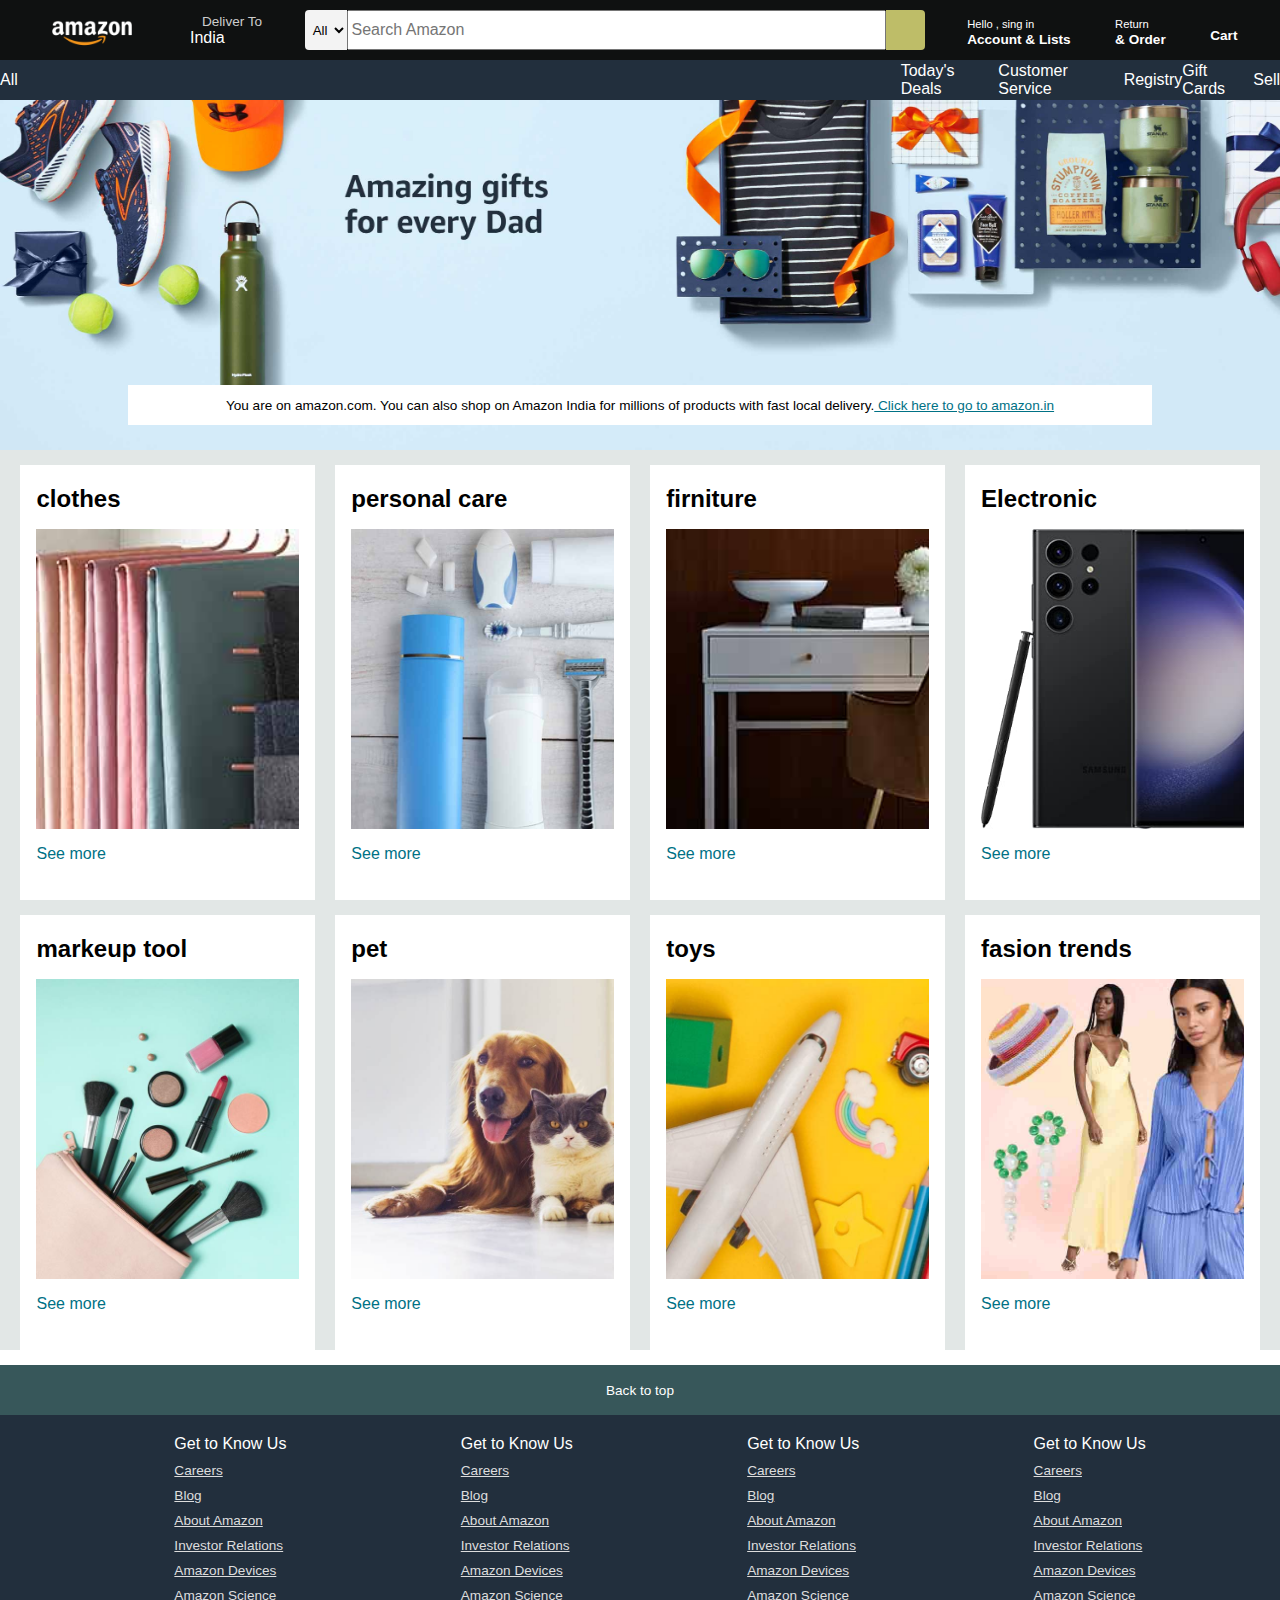
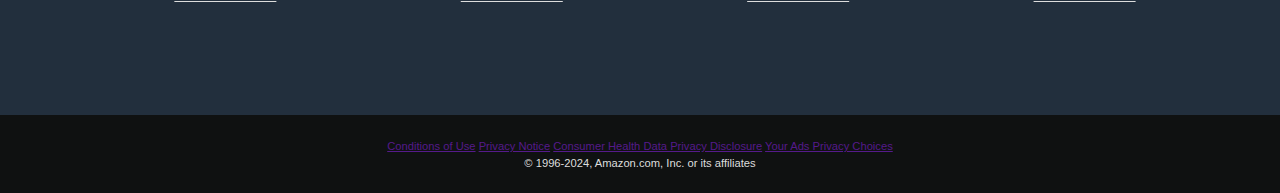
<file: amazon/index.html>
<!DOCTYPE html>
<html lang="en">

<head>
    <meta charset="UTF-8" />
    <meta name="viewport" content="width=device-width, initial-scale=1.0" />
    <title>AMAZON</title>
    <link rel="stylesheet" href="https://cdnjs.cloudflare.com/ajax/libs/font-awesome/6.5.2/css/all.min.css"
        integrity="sha512-SnH5WK+bZxgPHs44uWIX+LLJAJ9/2PkPKZ5QiAj6Ta86w+fsb2TkcmfRyVX3pBnMFcV7oQPJkl9QevSCWr3W6A=="
        crossorigin="anonymous" referrerpolicy="no-referrer" />
    <link rel="stylesheet" href="style.css" />
</head>

<body>
    <header>
        <div class="navbar">
            <div class="nav-logo border">
                <div class="logo"></div>
            </div>
            <div class="nav-add border">
                <p class="add-1">Deliver To</p>
                <div class="add-icon">
                    <i class="fa-solid fa-location-dot"></i>
                    <p class="add-2">India</p>
                </div>
            </div>
            <div class="nav-search">
                <select name id class="search-select">
                    <option value>All</option>
                </select>
                <input type="text" class="search-input" placeholder="Search Amazon" />
                <div class="search-icon">
                    <i class="fa-solid fa-magnifying-glass"></i>
                </div>
            </div>
            <div class="signin border">
                <p><span>Hello , sing in</span></p>
                <p class="sem">Account & Lists</p>
            </div>
            <div class="nav-return border">
                <p><span>Return</span></p>
                <p class="sem"> & Order</p>
            </div>
            <div class="nav-cart border">
                <i class="fa-solid fa-cart-shopping"></i>
                Cart
            </div>
        </div>
        <div class="panel">
            <div class="panel-all">
                <i class="fa-solid fa-bars"></i>
                All
            </div>
            <p class="panel-option">
            <p>Today's Deals</p>
            <p> Customer Service</p>
            <p>Registry</p>
            <p> Gift Cards</p>
            <p>Sell</p>
        </div>
        </div>
    </header>
    <div class="hero-section">
        <div class="hero-msg">
            <p>You are on amazon.com. You can also shop on Amazon India for
                millions of products with fast local
                delivery.<a href> Click here to go to amazon.in</a></p>
        </div>
    </div>
    <div class="shop-section">
        <div class="box1 box">
            <div class="box-content">
                <h2>clothes</h2>
                <div class="box-img" style="background-image: url('box1_image.jpg');"></div>
                <p>See more</p>
            </div>
        </div>
        <div class="box2 box">
            <div class="box-content">
                <h2>personal care</h2>
                <div class="box-img" style="background-image: url('box2_image.jpg');"></div>
                <p>See more</p>
            </div>
        </div>
        <div class="box3 box">
            <div class="box-content">
                <h2>firniture</h2>
                <div class="box-img" style="background-image: url('box3_image.jpg');"></div>
                <p>See more</p>
            </div>
        </div>
        <div class="box4 box">
            <div class="box-content">
                <h2>Electronic</h2>
                <div class="box-img" style="background-image: url('box4_image.jpg');"></div>
                <p>See more</p>
            </div>
        </div>
        <div class="box">
            <div class="box-content">
                <h2>markeup tool</h2>
                <div class="box-img" style="background-image: url('box5_image.jpg');"></div>
                <p>See more</p>
            </div>
        </div>
        <div class="box">
            <div class="box-content">
                <h2>pet</h2>
                <div class="box-img" style="background-image: url('box6_image.jpg');"></div>
                <p>See more</p>
            </div>
        </div>
        <div class="box">
            <div class="box-content">
                <h2>toys</h2>
                <div class="box-img" style="background-image: url('box7_image.jpg');"></div>
                <p>See more</p>
            </div>
        </div>
        <div class="box">
            <div class="box-content">
                <h2>fasion trends</h2>
                <div class="box-img" style="background-image: url('box8_image.jpg');"></div>
                <p>See more</p>
            </div>
        </div>
    </div>
    <footer>
        <div class="foot-panel1">
            Back to top
        </div>
        <div class="foot-panel2">
            <ul>
                <p>Get to Know Us</p>
                <a href>Careers</a>
                <a href>Blog</a>
                <a href>About Amazon</a>
                <a href>Investor Relations</a>
                <a href> Amazon Devices</a>
                <a href>Amazon Science</a>
            </ul>
            <ul>
                <p>Get to Know Us</p>
                <a href>Careers</a>
                <a href>Blog</a>
                <a href>About Amazon</a>
                <a href>Investor Relations</a>
                <a href> Amazon Devices</a>
                <a href>Amazon Science</a>
            </ul>
            <ul>
                <p>Get to Know Us</p>
                <a href>Careers</a>
                <a href>Blog</a>
                <a href>About Amazon</a>
                <a href>Investor Relations</a>
                <a href> Amazon Devices</a>
                <a href>Amazon Science</a>
            </ul>
            <ul>
                <p>Get to Know Us</p>
                <a href>Careers</a>
                <a href>Blog</a>
                <a href>About Amazon</a>
                <a href>Investor Relations</a>
                <a href> Amazon Devices</a>
                <a href>Amazon Science</a>
            </ul>
        </div>
        <div class="foot-panel3">
            <div class="pages">
                <a href="">Conditions of Use</a>
                <a href=""> Privacy Notice</a>
                <a href=""> Consumer Health Data Privacy Disclosure</a>
                <a href="">Your Ads Privacy Choices</a>
            </div>
            <div class="copyright">
                © 1996-2024, Amazon.com, Inc. or its affiliates
            </div>
        </div>
    </footer>
</body>

</html>
</file>
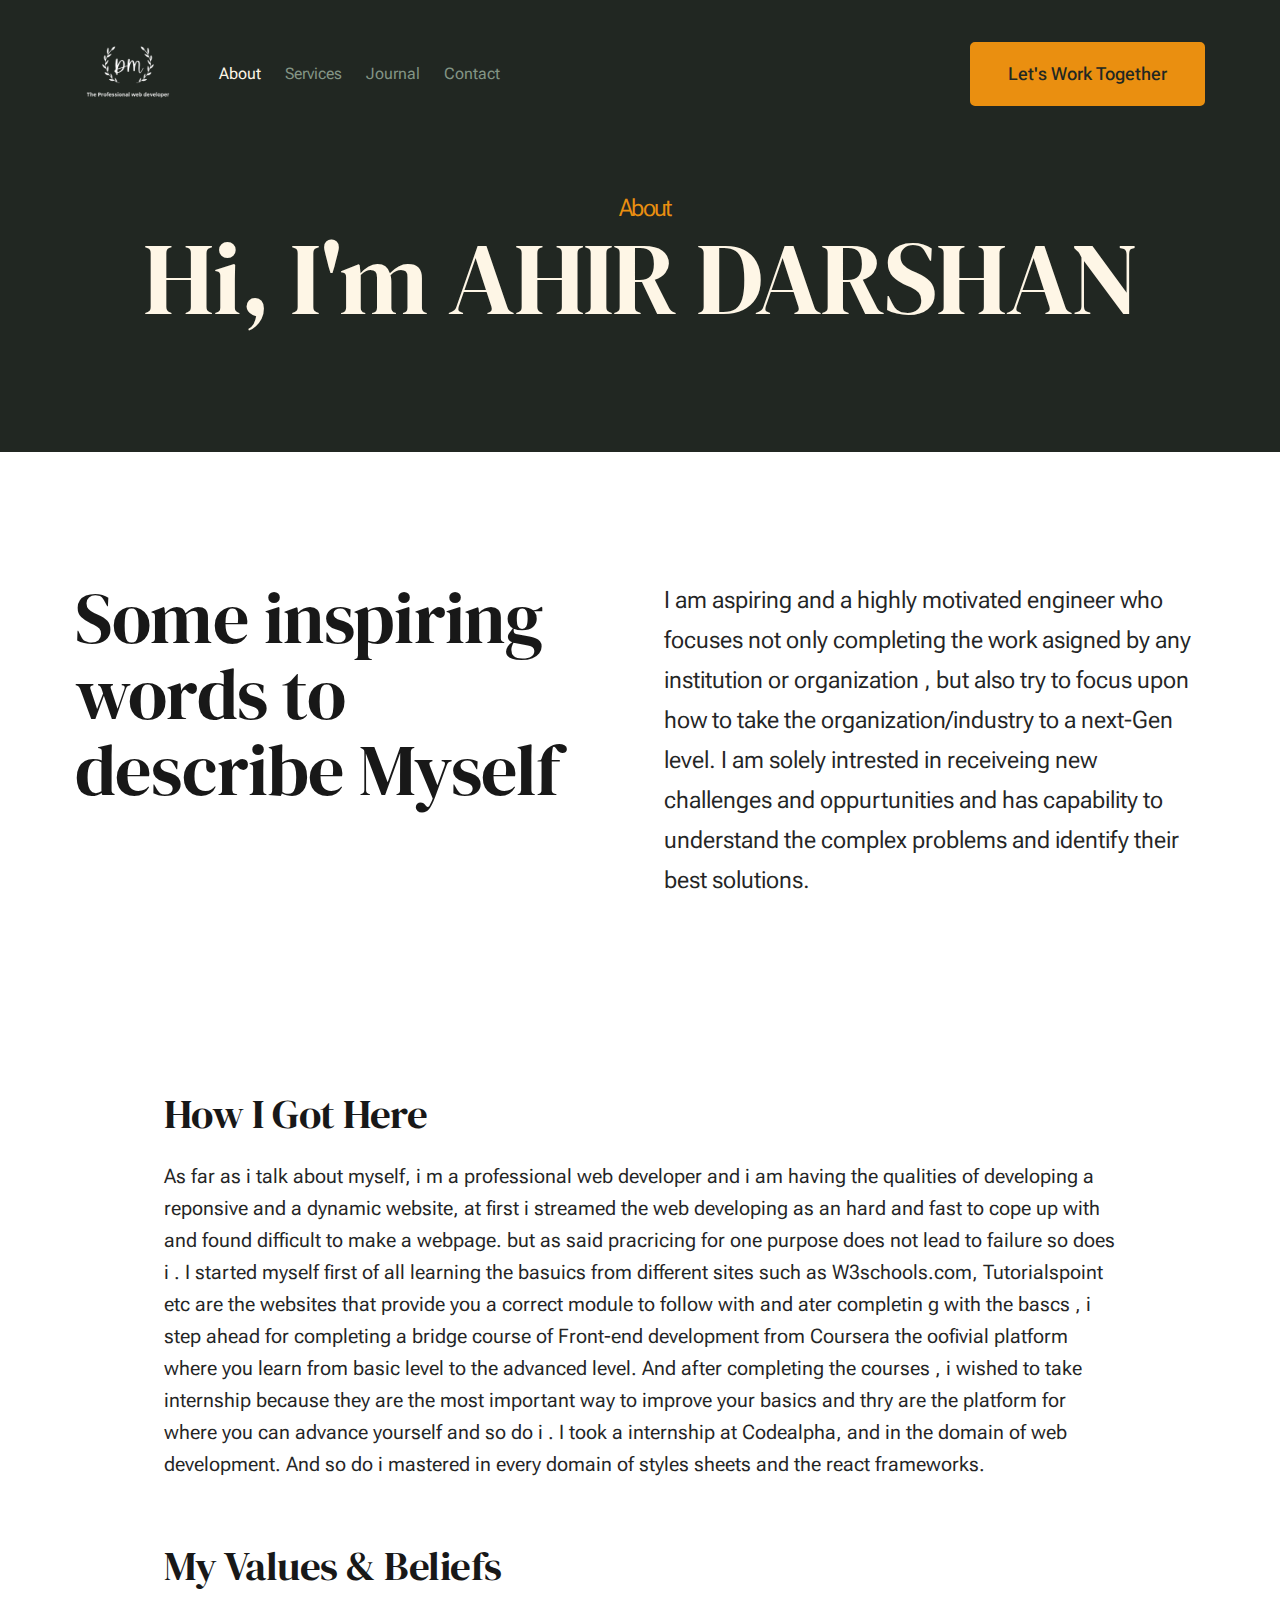
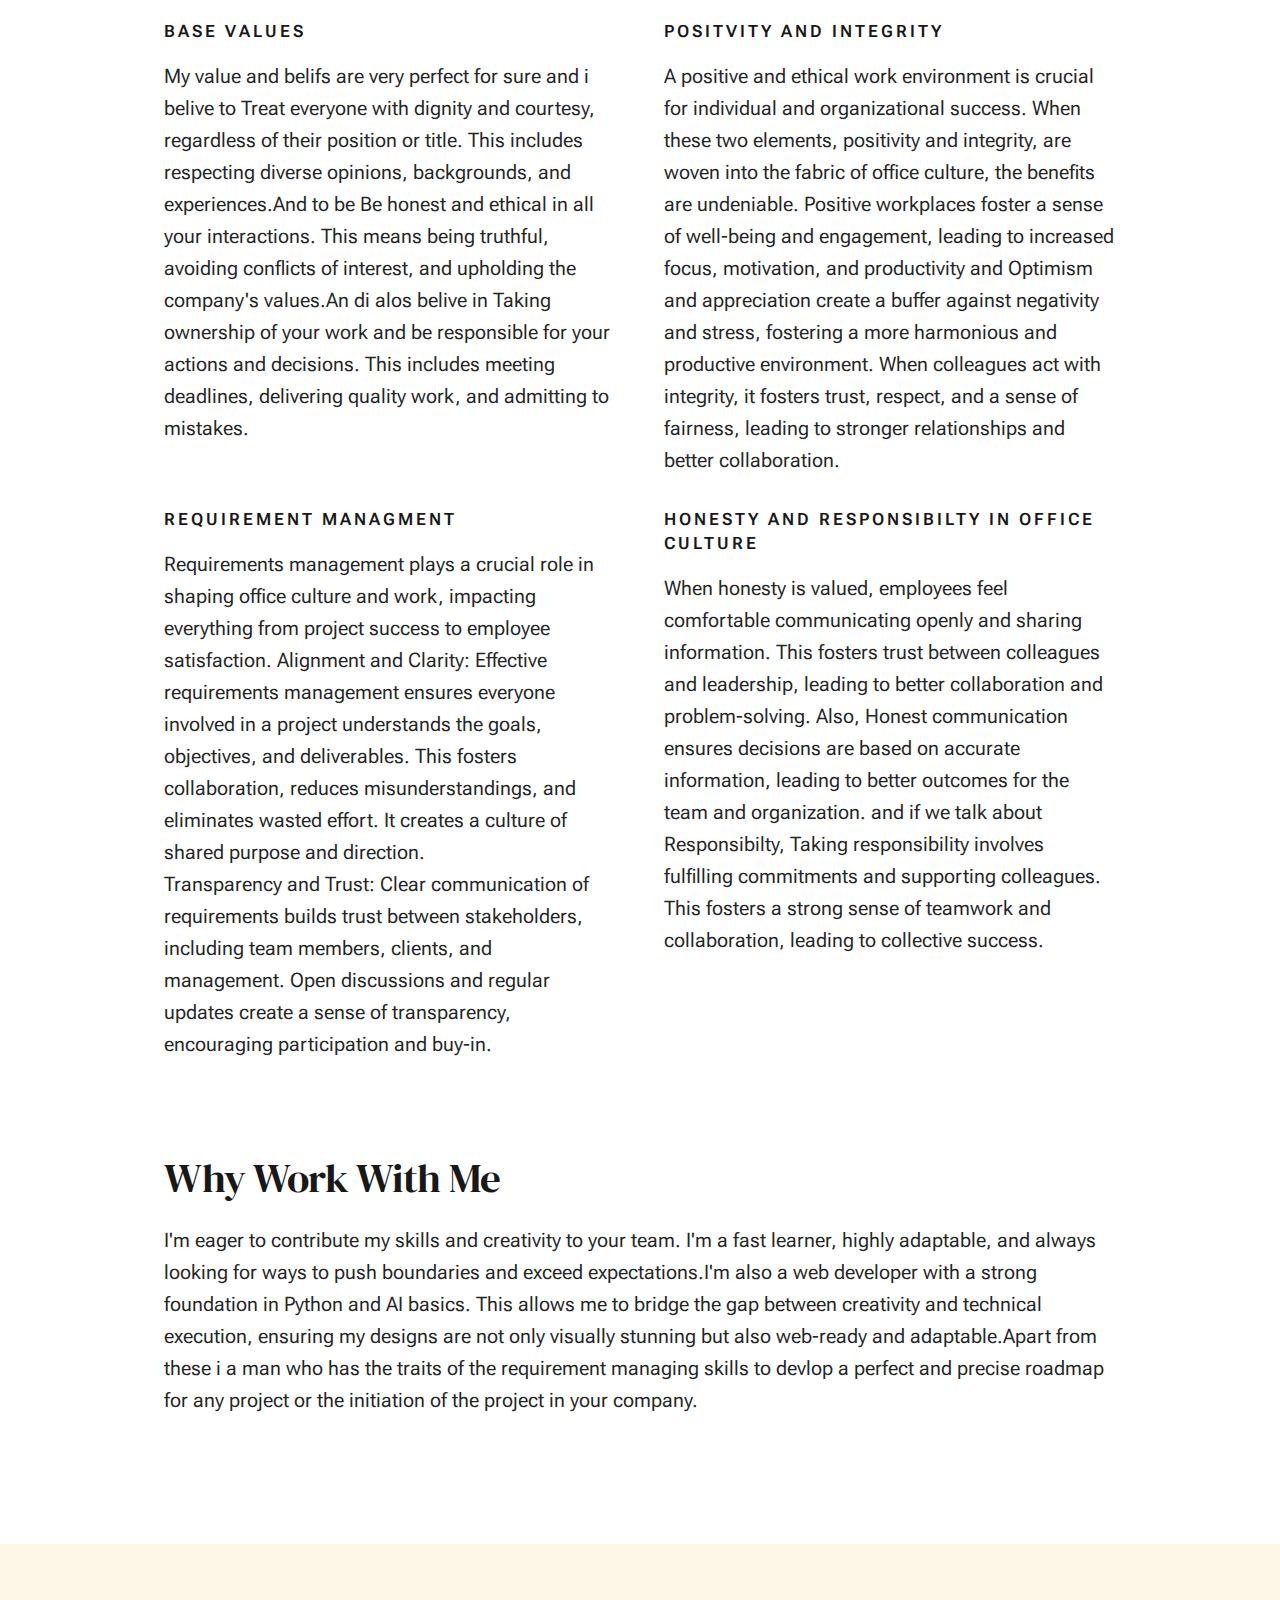
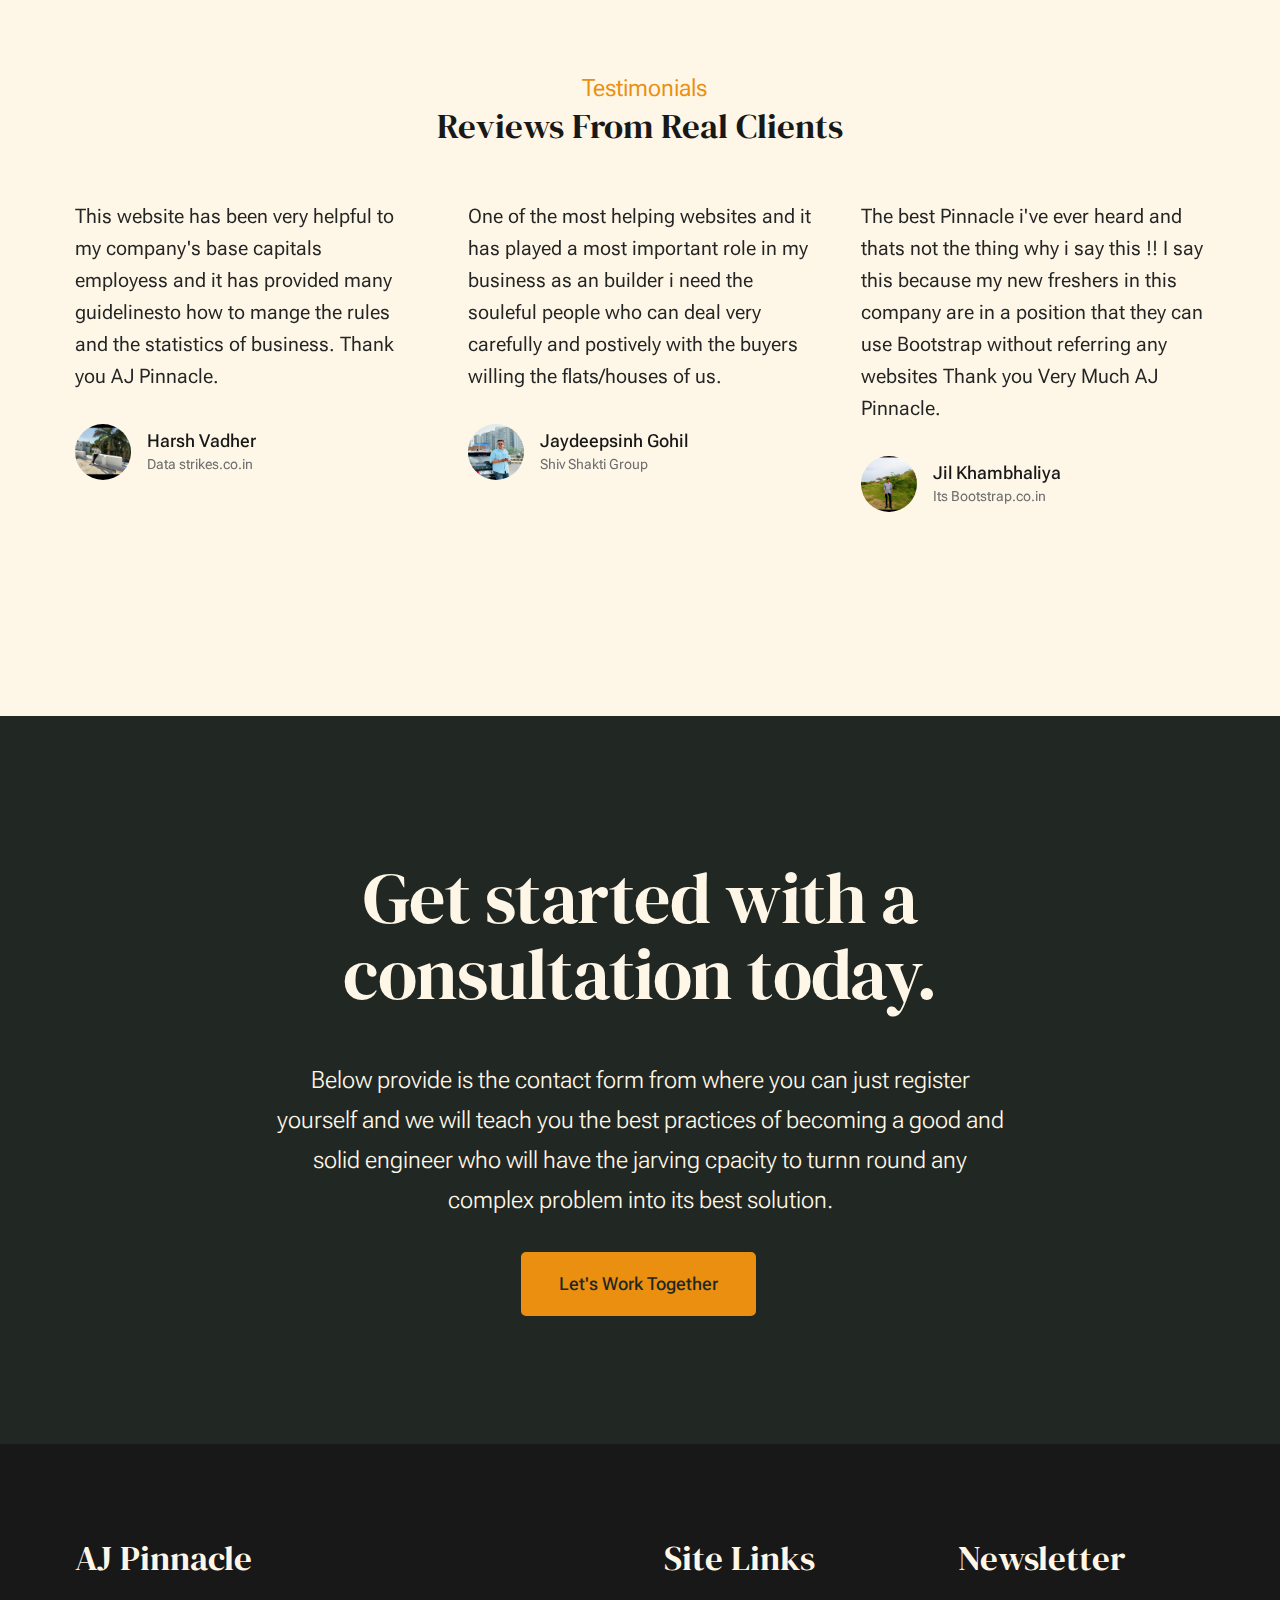
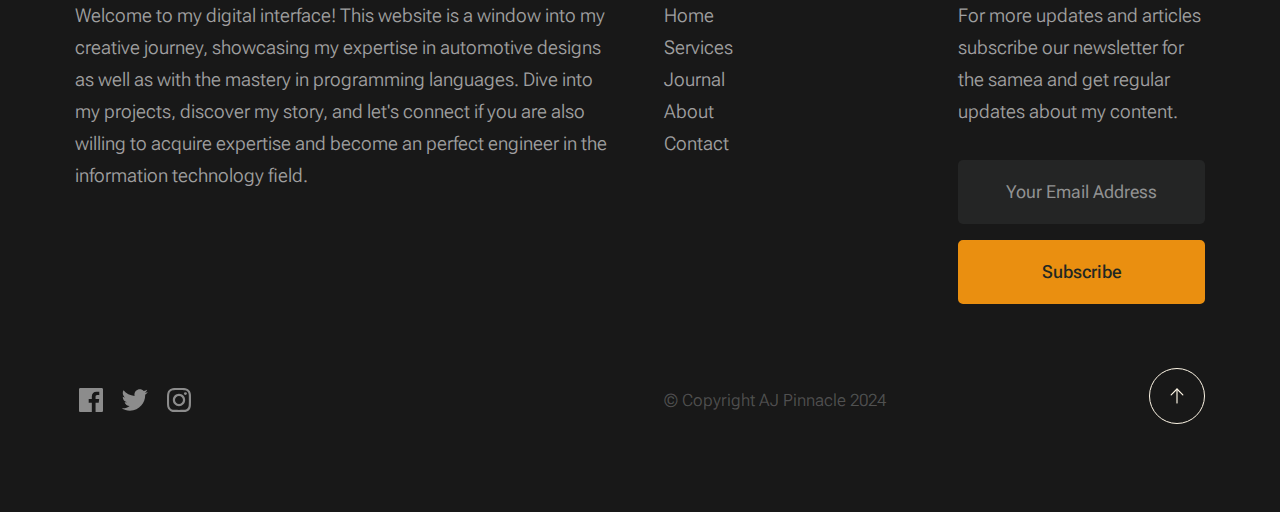
<file: DARSHAN/about.html>
<!DOCTYPE html>
<html lang="en" class="no-js">

<head>

    <!--- basic page needs
    ================================================== -->
    <meta charset="utf-8">
    <meta name="viewport" content="width=device-width, initial-scale=1">
    <title>About-DM</title>

    <script>
        document.documentElement.classList.remove('no-js');
        document.documentElement.classList.add('js');
    </script>

    <!-- CSS
    ================================================== -->
    <link rel="stylesheet" href="css/vendor.css">
    <link rel="stylesheet" href="css/styles.css">

    <!-- favicons
    ================================================== -->
    <link rel="apple-touch-icon" sizes="180x180" href="images/AJ Pinnacle-logos.jpeg">
    <link rel="icon" type="image/png" sizes="32x32" href="images/AJ Pinnacle-logos.jpeg">
    <link rel="icon" type="image/png" sizes="16x16" href="images/AJ Pinnacle-logos.jpeg">
    <link rel="manifest" href="site.webmanifest">

</head>


<body id="top">


    <!-- preloader
    ================================================== -->
    <div id="preloader">
        <div id="loader" class="dots-fade">
            <div></div>
            <div></div>
            <div></div>
        </div>
    </div>


    <!-- page wrap
    ================================================== -->
    <div id="page" class="s-pagewrap">


        <!-- # site header 
        ================================================== -->
        <header class="s-header">

            <div class="row s-header__inner width-sixteen-col">

                <div class="s-header__block">
                    <div class="s-header__logo">
                        <a class="logo" href="index.html">
                            <img src="images/logo.png" alt="Homepage" style="height: 100px;width: 100px;">
                        </a>
                    </div>

                    <a class="s-header__menu-toggle" href="#0"><span>Menu</span></a>
                </div> <!-- end s-header__block -->

                <nav class="s-header__nav">

                    <ul class="s-header__menu-links">
                        <li class="current"><a href="about.html">About</a></li>
                        <li><a href="services.html">Services</a></li>
                        <li><a href="blog.html">Journal</a></li>
                        <li><a href="contact.html">Contact</a></li>
                    </ul> <!-- s-header__menu-links -->

                    <div class="s-header__contact">
                        <a href="contact.html" class="btn btn--primary s-header__contact-btn">Let's Work Together</a>
                    </div> <!-- s-header__contact -->

                </nav> <!-- end s-header__nav -->

            </div> <!-- end s-header__inner -->

        </header> <!-- end s-header -->


        <!-- # site main content
        ================================================== -->
        <section id="content" class="s-content">

            <section class="s-pageheader pageheader">
                <div class="row">
                    <div class="column xl-12">
                        <h1 class="page-title">
                            <span class="page-title__small-type text-pretitle">About</span>
                            Hi, I'm AHIR DARSHAN
                        </h1>

                    </div>
                </div>
            </section> <!-- end pageheader -->

            <section class="s-pagecontent pagecontent">

                <div class="row pageintro">
                    <div class="column xl-6 lg-12">
                        <h2 class="text-display-title">Some inspiring words to describe Myself</h2>
                    </div>
                    <div class="column xl-6 lg-12 u-flexitem-x-right">
                        <p class="lead">
                            I am aspiring and a highly motivated engineer who focuses not only completing the work
                            asigned by any institution or organization , but also try to focus upon how to take the
                            organization/industry to a next-Gen level. I am solely intrested in receiveing new
                            challenges and oppurtunities and has capability to understand the complex problems and
                            identify their best solutions.
                        </p>
                    </div>
                </div> <!-- end pageintro -->

                <div class="row pagemedia">
                    <!--<d class="column xl-12">
                            <figure class="page-media">                                
                                <img src="images/AJ Profile photo.jpg" 
                                     srcset=" "  alt="">
                            </figure>
                        </d>-->
                </div> <!-- end pagemedia -->

                <div class="row width-narrower pagemain">
                    <div class="column xl-12">

                        <h2>How I Got Here</h2>
                        <p>
                            As far as i talk about myself, i m a professional web developer and i am having the
                            qualities of developing a reponsive and a dynamic website, at first i streamed the web
                            developing as an hard and fast to cope up with and found difficult to make a webpage. but as
                            said pracricing for one purpose does not lead to failure so does i . I started myself first
                            of all learning the basuics from different sites such as W3schools.com, Tutorialspoint etc
                            are the websites that provide you a correct module to follow with and ater completin g with
                            the bascs , i step ahead for completing a bridge course of Front-end development from
                            Coursera the oofivial platform where you learn from basic level to the advanced level. And
                            after completing the courses , i wished to take internship because they are the most
                            important way to improve your basics and thry are the platform for where you can advance
                            yourself and so do i .
                            I took a internship at Codealpha, and in the domain of web development. And so do i mastered
                            in every domain of styles sheets and the react frameworks.
                        </p>

                        <h2 class="u-add-bottom">My Values & Beliefs</h2>

                        <div class="grid-list-items list-items">
                            <div class="grid-list-items__item list-items__item u-remove-bottom">
                                <div class="list-items__item-header">
                                    <h6 class="list-items__item-small-title">Base Values</h6>
                                </div>
                                <p>
                                    My value and belifs are very perfect for sure and i belive to Treat everyone with
                                    dignity and courtesy, regardless of their position or title. This includes
                                    respecting diverse opinions, backgrounds, and experiences.And to be Be honest and
                                    ethical in all your interactions. This means being truthful, avoiding conflicts of
                                    interest, and upholding the company's values.An di alos belive in Taking ownership
                                    of your work and be responsible for your actions and decisions. This includes
                                    meeting deadlines, delivering quality work, and admitting to mistakes.
                                </p>
                            </div>
                            <div class="grid-list-items__item list-items__item u-remove-bottom">
                                <div class="list-items__item-header">
                                    <h6 class="list-items__item-small-title">Positvity and integrity</h6>
                                </div>
                                <p>
                                    A positive and ethical work environment is crucial for individual and organizational
                                    success. When these two elements, positivity and integrity, are woven into the
                                    fabric of office culture, the benefits are undeniable. Positive workplaces foster a
                                    sense of well-being and engagement, leading to increased focus, motivation, and
                                    productivity and Optimism and appreciation create a buffer against negativity and
                                    stress, fostering a more harmonious and productive environment.
                                    When colleagues act with integrity, it fosters trust, respect, and a sense of
                                    fairness, leading to stronger relationships and better collaboration.
                                </p>
                            </div>
                            <div class="grid-list-items__item list-items__item u-remove-bottom">
                                <div class="list-items__item-header">
                                    <h6 class="list-items__item-small-title">Requirement managment</h6>
                                </div>
                                <p>
                                    Requirements management plays a crucial role in shaping office culture and work,
                                    impacting everything from project success to employee satisfaction.
                                    Alignment and Clarity: Effective requirements management ensures everyone involved
                                    in a project understands the goals, objectives, and deliverables. This fosters
                                    collaboration, reduces misunderstandings, and eliminates wasted effort. It creates a
                                    culture of shared purpose and direction.<br>
                                    Transparency and Trust: Clear communication of requirements builds trust between
                                    stakeholders, including team members, clients, and management. Open discussions and
                                    regular updates create a sense of transparency, encouraging participation and
                                    buy-in.
                                </p>
                            </div>
                            <div class="grid-list-items__item list-items__item u-remove-bottom">
                                <div class="list-items__item-header">
                                    <h6 class="list-items__item-small-title">Honesty and responsibilty in office culture
                                    </h6>
                                </div>
                                <p>
                                    When honesty is valued, employees feel comfortable communicating openly and sharing
                                    information. This fosters trust between colleagues and leadership, leading to better
                                    collaboration and problem-solving.
                                    Also, Honest communication ensures decisions are based on accurate information,
                                    leading to better outcomes for the team and organization.
                                    and if we talk about Responsibilty, Taking responsibility involves fulfilling
                                    commitments and supporting colleagues. This fosters a strong sense of teamwork and
                                    collaboration, leading to collective success.
                                </p>
                            </div>
                        </div> <!--grid-list-items -->

                        <h2>Why Work With Me</h2>
                        <p>
                            I'm eager to contribute my skills and creativity to your team. I'm a fast learner, highly
                            adaptable, and always looking for ways to push boundaries and exceed expectations.I'm also a
                            web developer with a strong foundation in Python and AI basics. This allows me to bridge the
                            gap between creativity and technical execution, ensuring my designs are not only visually
                            stunning but also web-ready and adaptable.Apart from these i a man who has the traits of the
                            requirement managing skills to devlop a perfect and precise roadmap for any project or the
                            initiation of the project in your company.
                        </p>






                    </div> <!-- end grid-block-->
                </div> <!-- end pagemain -->

            </section> <!-- pagecontent -->

            <section class="s-testimonials">

                <div class="s-testimonials__header row row-x-center text-center">
                    <div class="column xl-8 lg-12">

                        <p class="text-pretitle">
                            Testimonials
                        </p>
                        <h3>
                            Reviews From Real Clients
                        </h3>

                    </div>
                </div> <!--end s-testimonials__header -->

                <div class="row s-testimonials__content">
                    <div class="column xl-12 testimonials">

                        <div class="swiper-container testimonials__slider page-slider">

                            <div class="swiper-wrapper">
                                <div class="testimonials__slide swiper-slide">
                                    <p>
                                        This website has been very helpful to my company's base capitals employess and
                                        it has provided many guidelinesto how to mange the rules and the statistics of business.
                                        Thank you AJ Pinnacle.
                                    </p>
                                    <div class="testimonials__author">
                                        <img src="images/avatars/Vadher bro.jpg" alt="Author image"
                                            class="testimonials__avatar">
                                        <cite class="testimonials__cite">
                                            <strong>Harsh Vadher</strong>
                                            <span>Data strikes.co.in</span>
                                        </cite>
                                    </div>
                                </div>
                                <div class="testimonials__slide swiper-slide">
                                    <p>
                                        One of the most helping websites and it has played a most important role in my
                                        business as an builder i need the souleful
                                        people who can deal very carefully and postively with the buyers willing the flats/houses of us.
                                    </p>
                                    <div class="testimonials__author">
                                        <img src="images/avatars/JD THORDI.jpg" alt="Author image"
                                            class="testimonials__avatar">
                                        <cite class="testimonials__cite">
                                            <strong>Jaydeepsinh Gohil</strong>
                                            <span>Shiv Shakti Group</span>
                                        </cite>
                                    </div>
                                </div>
                                <div class="testimonials__slide swiper-slide">
                                    <p>
                                        The best Pinnacle i've ever heard and thats not the thing why i say this !! I say this because my new freshers in this company are 
                                        in a position that they can use Bootstrap without referring any websites  Thank you Very Much AJ Pinnacle.
                                    </p>
                                    <div class="testimonials__author">
                                        <img src="images/avatars/jilu bhaa.jpg" alt="Author image"
                                            class="testimonials__avatar">
                                        <cite class="testimonials__cite">
                                            <strong>Jil Khambhaliya</strong>
                                            <span>Its Bootstrap.co.in</span>
                                        </cite>
                                    </div>
                                </div>
                                
                                </div>
                            </div> <!-- end swiper-wrapper -->

                            

                        </div> <!--end testimonials__slider -->

                    </div> <!-- testimonials -->
                </div> <!--end s-testimonials__content -->

            </section> <!-- end s-testimonials -->

        </section> <!-- s-content-->

        <!-- # cta
        ================================================== -->
        <section id="cta" class="s-cta">

            <div class="row row-x-center text-center">
                <div class="column xl-8 lg-12">

                    <div class="s-cta__content">
                        <h2 class="text-display-title">
                            Get started with a consultation today.
                        </h2>
                        <p class="lead">
                            Below provide is the contact form from where you can just register yourself and we will
                            teach you the best practices of becoming a good and solid engineer who will have the jarving
                            cpacity to turnn round any complex problem into its best solution.
                        </p>
                        <a href="contact.html" class="btn btn--primary">Let's Work Together</a>
                    </div>

                </div>
            </div>

        </section> <!-- end s-cta -->


        <!-- # footer 
        ================================================== -->
        <footer class="s-footer">
            <div class="row s-footer__content">
                <div class="column xl-6 lg-6 md-12 s-footer__block s-footer__about">
                    <h3>AJ Pinnacle</h3>
                    <p>
                        Welcome to my digital interface! This website is a window into my creative journey,
                        showcasing my expertise in automotive designs as well as with the mastery in programming
                        languages. Dive
                        into my projects, discover my story, and let's connect if you are also willing to acquire
                        expertise and
                        become an perfect engineer in the information technology field.
                    </p>
                </div>
                <div class="column xl-3 lg-6 md-12 s-footer__block s-footer__site-links">
                    <h3>Site Links</h3>
                    <ul class="link-list">
                        <li><a href="index.html">Home</a></li>
                        <li><a href="services.html">Services</a></li>
                        <li><a href="blog.html">Journal</a></li>
                        <li><a href="about.html">About</a></li>
                        <li><a href="contact.html">Contact</a></li>

                    </ul>
                </div>
                <div class="column xl-3 lg-6 md-12 tab-12 s-footer__block s-footer__newsletter">
                    <h3>Newsletter</h3>

                    <p>
                        For more updates and articles subscribe our newsletter for the samea and get regular updates
                        about my content.
                    </p>

                    <div class="subscribe-form">
                        <form id="mc-form" class="mc-form">
                            <input type="email" name="EMAIL" id="mce-EMAIL" class="u-fullwidth text-center"
                                placeholder="Your Email Address"
                                title="The domain portion of the email address is invalid (the portion after the @)."
                                pattern="^([^\x00-\x20\x22\x28\x29\x2c\x2e\x3a-\x3c\x3e\x40\x5b-\x5d\x7f-\xff]+|\x22([^\x0d\x22\x5c\x80-\xff]|\x5c[\x00-\x7f])*\x22)(\x2e([^\x00-\x20\x22\x28\x29\x2c\x2e\x3a-\x3c\x3e\x40\x5b-\x5d\x7f-\xff]+|\x22([^\x0d\x22\x5c\x80-\xff]|\x5c[\x00-\x7f])*\x22))*\x40([^\x00-\x20\x22\x28\x29\x2c\x2e\x3a-\x3c\x3e\x40\x5b-\x5d\x7f-\xff]+|\x5b([^\x0d\x5b-\x5d\x80-\xff]|\x5c[\x00-\x7f])*\x5d)(\x2e([^\x00-\x20\x22\x28\x29\x2c\x2e\x3a-\x3c\x3e\x40\x5b-\x5d\x7f-\xff]+|\x5b([^\x0d\x5b-\x5d\x80-\xff]|\x5c[\x00-\x7f])*\x5d))*(\.\w{2,})+$"
                                required>
                            <input type="submit" name="subscribe" value="Subscribe"
                                class="btn btn--primary btn--small u-fullwidth">
                            <!-- <div style="position: absolute; left: -5000px;" aria-hidden="true"><input type="text" name="b_cdb7b577e41181934ed6a6a44_9a91cfe7b3" tabindex="-1" value=""></div> -->
                            <div class="mc-status"></div>
                        </form>
                    </div>
                </div>
            </div>

            <div class="row s-footer__bottom">
                <div class="column xl-6 lg-12">
                    <ul class="s-footer__social social-list">
                        <li>
                            <a href="#0">
                                <svg xmlns="http://www.w3.org/2000/svg" width="24" height="24" viewBox="0 0 24 24"
                                    style="fill:rgba(0, 0, 0, 1);transform:;-ms-filter:">
                                    <path
                                        d="M20,3H4C3.447,3,3,3.448,3,4v16c0,0.552,0.447,1,1,1h8.615v-6.96h-2.338v-2.725h2.338v-2c0-2.325,1.42-3.592,3.5-3.592 c0.699-0.002,1.399,0.034,2.095,0.107v2.42h-1.435c-1.128,0-1.348,0.538-1.348,1.325v1.735h2.697l-0.35,2.725h-2.348V21H20 c0.553,0,1-0.448,1-1V4C21,3.448,20.553,3,20,3z">
                                    </path>
                                </svg>
                                <span class="u-screen-reader-text">Facebook</span>
                            </a>
                        </li>
                        <li>
                            <a href="#0">
                                <svg xmlns="http://www.w3.org/2000/svg" width="24" height="24" viewBox="0 0 24 24"
                                    style="fill:rgba(0, 0, 0, 1);transform:;-ms-filter:">
                                    <path
                                        d="M19.633,7.997c0.013,0.175,0.013,0.349,0.013,0.523c0,5.325-4.053,11.461-11.46,11.461c-2.282,0-4.402-0.661-6.186-1.809 c0.324,0.037,0.636,0.05,0.973,0.05c1.883,0,3.616-0.636,5.001-1.721c-1.771-0.037-3.255-1.197-3.767-2.793 c0.249,0.037,0.499,0.062,0.761,0.062c0.361,0,0.724-0.05,1.061-0.137c-1.847-0.374-3.23-1.995-3.23-3.953v-0.05 c0.537,0.299,1.16,0.486,1.82,0.511C3.534,9.419,2.823,8.184,2.823,6.787c0-0.748,0.199-1.434,0.548-2.032 c1.983,2.443,4.964,4.04,8.306,4.215c-0.062-0.3-0.1-0.611-0.1-0.923c0-2.22,1.796-4.028,4.028-4.028 c1.16,0,2.207,0.486,2.943,1.272c0.91-0.175,1.782-0.512,2.556-0.973c-0.299,0.935-0.936,1.721-1.771,2.22 c0.811-0.088,1.597-0.312,2.319-0.624C21.104,6.712,20.419,7.423,19.633,7.997z">
                                    </path>
                                </svg>
                                <span class="u-screen-reader-text">Twitter</span>
                            </a>
                        </li>
                        <li>
                            <a href="#0">
                                <svg xmlns="http://www.w3.org/2000/svg" width="24" height="24" viewBox="0 0 24 24"
                                    style="fill:rgba(0, 0, 0, 1);transform:;-ms-filter:">
                                    <path
                                        d="M11.999,7.377c-2.554,0-4.623,2.07-4.623,4.623c0,2.554,2.069,4.624,4.623,4.624c2.552,0,4.623-2.07,4.623-4.624 C16.622,9.447,14.551,7.377,11.999,7.377L11.999,7.377z M11.999,15.004c-1.659,0-3.004-1.345-3.004-3.003 c0-1.659,1.345-3.003,3.004-3.003s3.002,1.344,3.002,3.003C15.001,13.659,13.658,15.004,11.999,15.004L11.999,15.004z">
                                    </path>
                                    <circle cx="16.806" cy="7.207" r="1.078"></circle>
                                    <path
                                        d="M20.533,6.111c-0.469-1.209-1.424-2.165-2.633-2.632c-0.699-0.263-1.438-0.404-2.186-0.42 c-0.963-0.042-1.268-0.054-3.71-0.054s-2.755,0-3.71,0.054C7.548,3.074,6.809,3.215,6.11,3.479C4.9,3.946,3.945,4.902,3.477,6.111 c-0.263,0.7-0.404,1.438-0.419,2.186c-0.043,0.962-0.056,1.267-0.056,3.71c0,2.442,0,2.753,0.056,3.71 c0.015,0.748,0.156,1.486,0.419,2.187c0.469,1.208,1.424,2.164,2.634,2.632c0.696,0.272,1.435,0.426,2.185,0.45 c0.963,0.042,1.268,0.055,3.71,0.055s2.755,0,3.71-0.055c0.747-0.015,1.486-0.157,2.186-0.419c1.209-0.469,2.164-1.424,2.633-2.633 c0.263-0.7,0.404-1.438,0.419-2.186c0.043-0.962,0.056-1.267,0.056-3.71s0-2.753-0.056-3.71C20.941,7.57,20.801,6.819,20.533,6.111z M19.315,15.643c-0.007,0.576-0.111,1.147-0.311,1.688c-0.305,0.787-0.926,1.409-1.712,1.711c-0.535,0.199-1.099,0.303-1.67,0.311 c-0.95,0.044-1.218,0.055-3.654,0.055c-2.438,0-2.687,0-3.655-0.055c-0.569-0.007-1.135-0.112-1.669-0.311 c-0.789-0.301-1.414-0.923-1.719-1.711c-0.196-0.534-0.302-1.099-0.311-1.669c-0.043-0.95-0.053-1.218-0.053-3.654 c0-2.437,0-2.686,0.053-3.655c0.007-0.576,0.111-1.146,0.311-1.687c0.305-0.789,0.93-1.41,1.719-1.712 c0.534-0.198,1.1-0.303,1.669-0.311c0.951-0.043,1.218-0.055,3.655-0.055c2.437,0,2.687,0,3.654,0.055 c0.571,0.007,1.135,0.112,1.67,0.311c0.786,0.303,1.407,0.925,1.712,1.712c0.196,0.534,0.302,1.099,0.311,1.669 c0.043,0.951,0.054,1.218,0.054,3.655c0,2.436,0,2.698-0.043,3.654H19.315z">
                                    </path>
                                </svg>
                                <span class="u-screen-reader-text">Instagram</span>
                            </a>
                        </li>

                    </ul> <!-- end s-footer__social -->
                </div>
                <div class="column xl-6 lg-12">
                    <p class="ss-copyright">
                        <span>© Copyright AJ Pinnacle 2024</span>

                    </p>
                </div>

                <div class="ss-go-top">
                    <a class="smoothscroll" title="Back to Top" href="#top">
                        <svg xmlns="http://www.w3.org/2000/svg" viewBox="0 0 24 24" width="36" height="36" fill="none"
                            stroke="#ffffff" stroke-width="1" stroke-linecap="round" stroke-linejoin="round">&lt;!--!
                            Atomicons Free 1.00 by @atisalab License - https://atomicons.com/license/ (Icons: CC BY 4.0)
                            Copyright 2021 Atomicons --&gt;<polyline points="17 11 12 6 7 11"></polyline>
                            <line x1="12" y1="18" x2="12" y2="6"></line>
                        </svg>
                    </a>
                </div> <!-- end ss-go-top -->
            </div>

        </footer> <!-- end s-footer -->

    </div> <!-- end page-wrap -->

    <!-- Java Script
    ================================================== -->
    <script src="js/plugins.js"></script>
    <script src="js/main.js"></script>

</body>

</html>
</file>
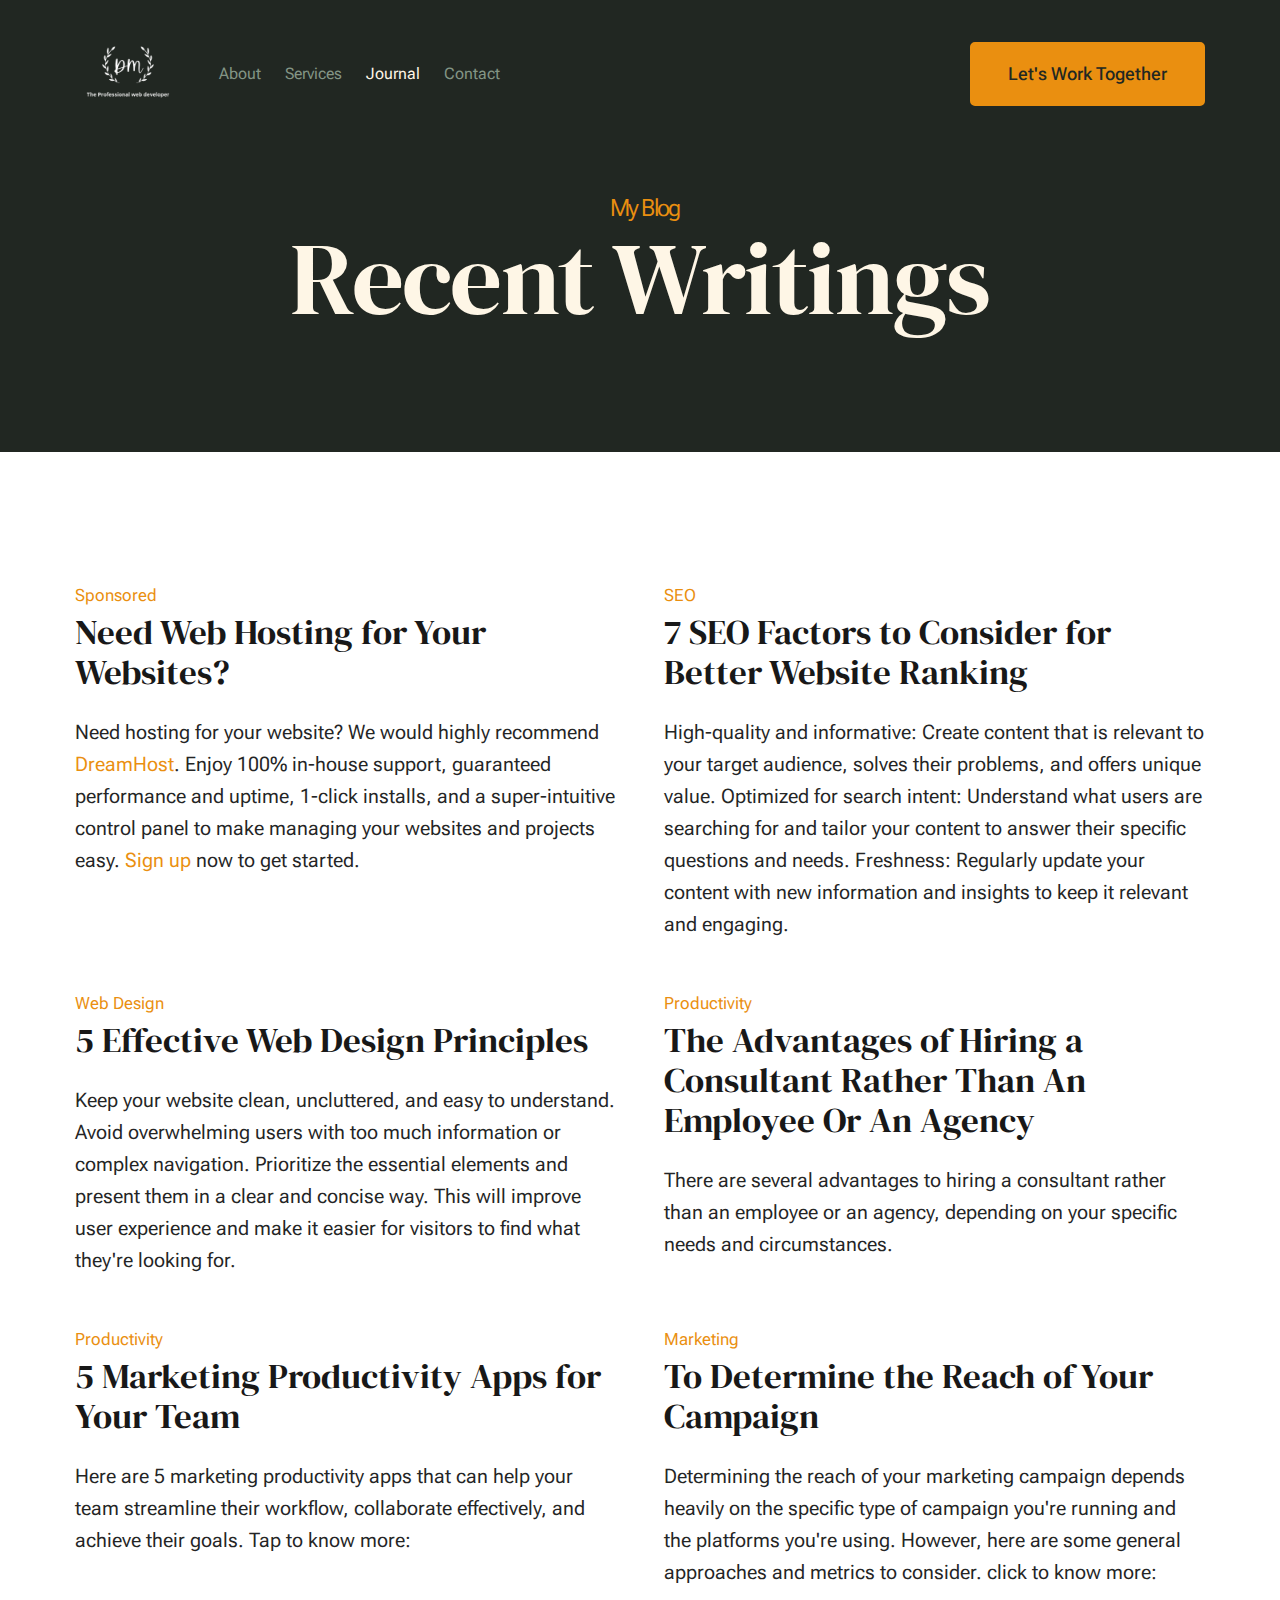
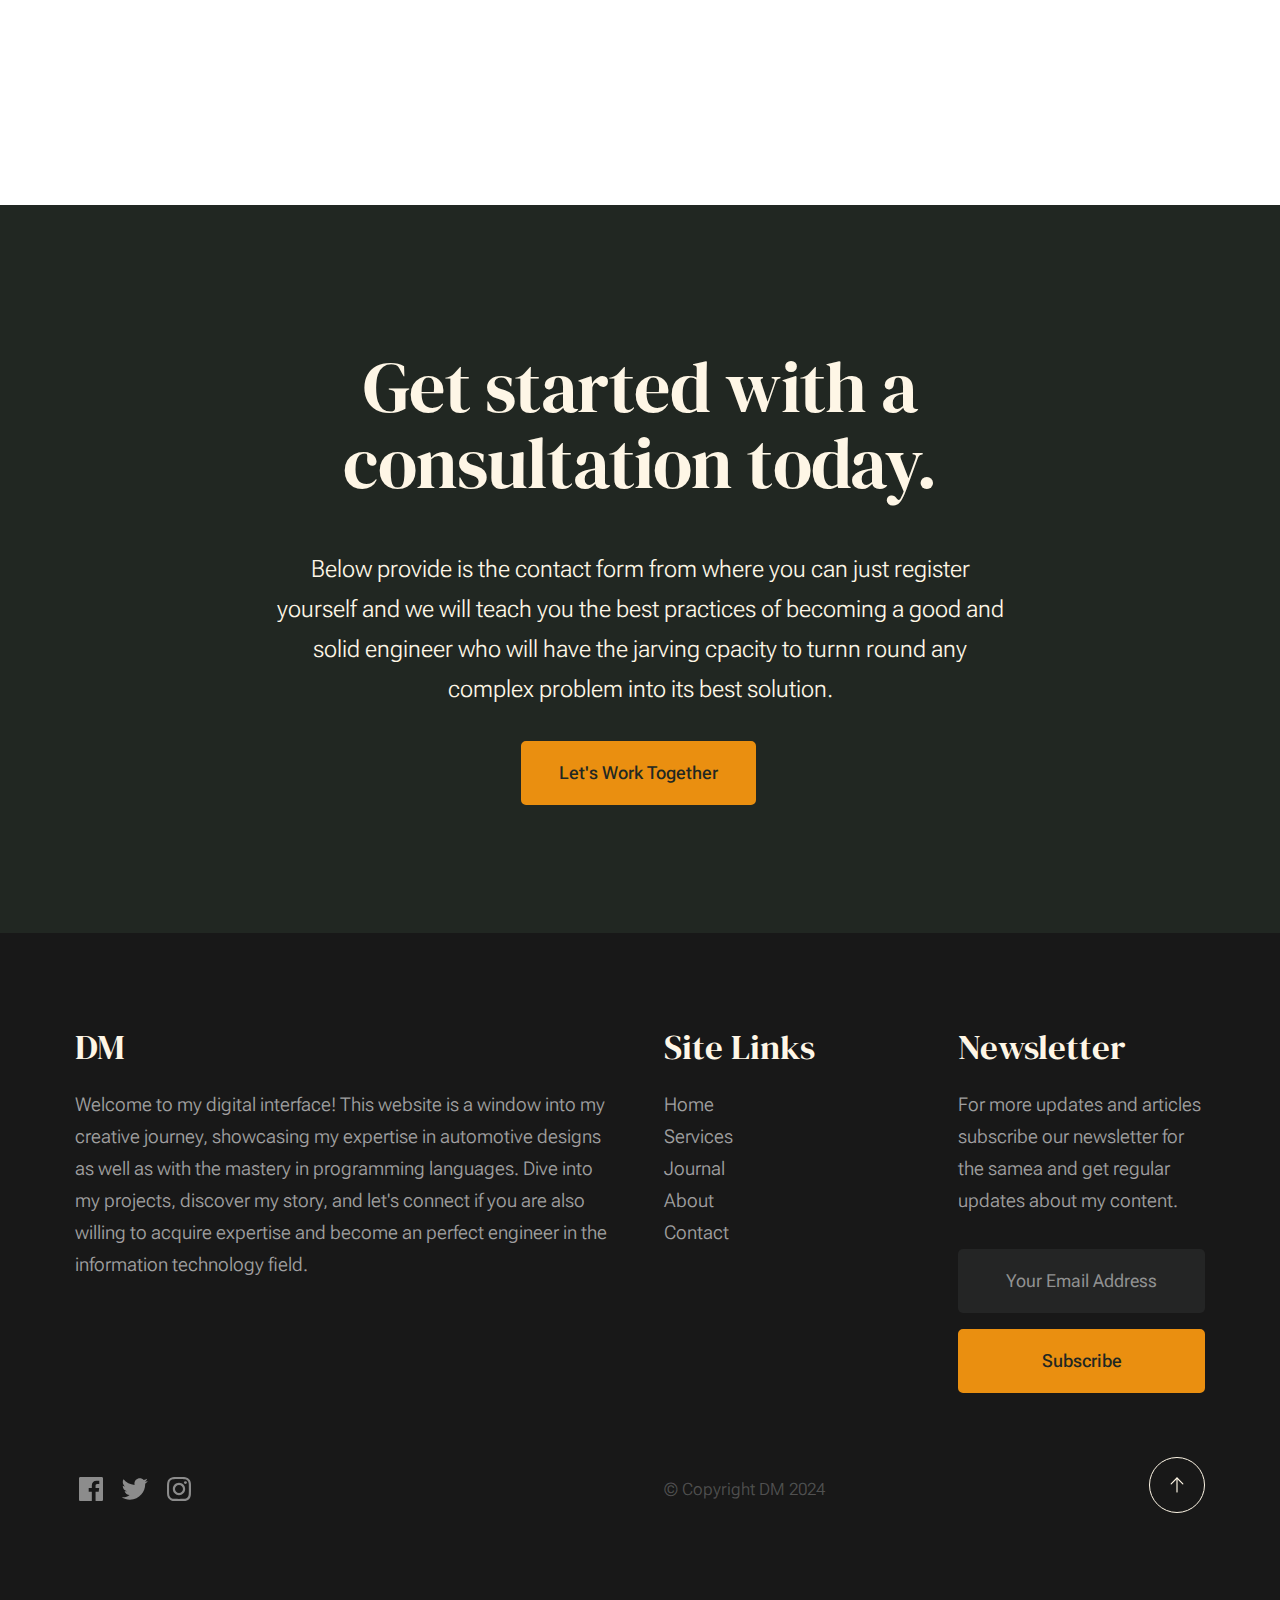
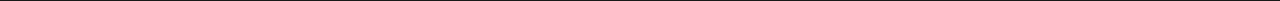
<file: DARSHAN/blog.html>
<!DOCTYPE html>
<html lang="en" class="no-js" >
<head>

    <!--- basic page needs
    ================================================== -->
    <meta charset="utf-8">
    <meta name="viewport" content="width=device-width, initial-scale=1">
    <title>Blog - DM</title>

    <script>
        document.documentElement.classList.remove('no-js');
        document.documentElement.classList.add('js');
    </script>

    <!-- CSS
    ================================================== -->
    <link rel="stylesheet" href="css/vendor.css">
    <link rel="stylesheet" href="css/styles.css">

    <!-- favicons
    ================================================== -->
    <link rel="apple-touch-icon" sizes="180x180" href="apple-touch-icon.png">
    <link rel="icon" type="image/png" sizes="32x32" href="favicon-32x32.png">
    <link rel="icon" type="image/png" sizes="16x16" href="favicon-16x16.png">
    <link rel="manifest" href="site.webmanifest">

</head>


<body id="top">


    <!-- preloader
    ================================================== -->
    <div id="preloader">
        <div id="loader" class="dots-fade">
            <div></div>
            <div></div>
            <div></div>
        </div>
    </div>


    <!-- page wrap
    ================================================== -->
    <div id="page" class="s-pagewrap">

        <!-- # site header 
        ================================================== -->
        <header class="s-header">

            <div class="row s-header__inner width-sixteen-col">

                <div class="s-header__block">
                    <div class="s-header__logo">
                        <a class="logo" href="index.html">
                            <img src="images/logo.png" alt="Homepage" style="height: 100px;width: 100px;">
                        </a>
                    </div>

                    <a class="s-header__menu-toggle" href="#0"><span>Menu</span></a>
                </div> <!-- end s-header__block -->

                <nav class="s-header__nav">
    
                    <ul class="s-header__menu-links">
                        <li><a href="about.html">About</a></li>
                        <li><a href="services.html">Services</a></li>
                        <li class="current"><a href="blog.html">Journal</a></li>
                        <li><a href="contact.html">Contact</a></li>
                    </ul> <!-- s-header__menu-links -->

                    <div class="s-header__contact">
                        <a href="contact.html" class="btn btn--primary s-header__contact-btn">Let's Work Together</a>                        
                    </div> <!-- s-header__contact -->
    
                </nav> <!-- end s-header__nav -->

            </div> <!-- end s-header__inner -->

        </header> <!-- end s-header -->


        <!-- # site main content
        ================================================== -->
        <section id="content" class="s-content">

               <section class="s-pageheader pageheader">
                    <div class="row">
                        <div class="column xl-12">
                            <h1 class="page-title">
                                <span class="page-title__small-type text-pretitle">My Blog</span>
                                Recent Writings
                            </h1>
                        </div>
                    </div>
               </section>   

               <section class="s-pagecontent pagecontent">

                    <div class="row">
                        <div class="column xl-12 grid-block">          
        
                            <!-- <div class="grid-full">         -->
                                <div class="grid-full grid-list-items">

                                    <div class="grid-list-items__item blog-card">
                                        <div class="blog-card__header">
                                            <div class="blog-card__cat-links">
                                                <a href="blog.html">Sponsored</a>
                                            </div>
                                            <h3 class="blog-card__title"><a href="https://www.dreamhost.com/r.cgi?287326">Need Web Hosting for Your Websites?</a></h3>
                                        </div>
                                        <div class="blog-card__text">
                                            <p>
                                            Need hosting for your website? We would highly recommend <a href="https://www.dreamhost.com/r.cgi?287326">DreamHost</a>.
                                            Enjoy 100% in-house support, guaranteed performance and uptime, 1-click installs, and a super-intuitive control 
                                            panel to make managing your websites and projects easy. <a href="https://www.dreamhost.com/r.cgi?287326">Sign up</a> now to get started.
                                            </p>
                                        </div>
                                    </div> <!-- end blog-card -->
                                    <div class="grid-list-items__item blog-card">
                                        <div class="blog-card__header">
                                            <div class="blog-card__cat-links">
                                                <a href="blog.html">SEO</a>
                                            </div>
                                            <h3 class="blog-card__title"><a href="single.html">7 SEO Factors to Consider for Better Website Ranking</a></h3>
                                        </div>
                                        <div class="blog-card__text">
                                            <p>
                                                High-quality and informative: Create content that is relevant to your target audience, solves their problems, and offers unique value.
                                                Optimized for search intent: Understand what users are searching for and tailor your content to answer their specific questions and needs.
                                                Freshness: Regularly update your content with new information and insights to keep it relevant and engaging.
                                            </p>
                                        </div>
                                    </div> <!-- end blog-card -->
                                    <div class="grid-list-items__item blog-card">
                                        <div class="blog-card__header">
                                            <div class="blog-card__cat-links">
                                                <a href="blog.html">Web Design</a>
                                            </div>
                                            <h3 class="blog-card__title"><a href="5webeffective.html">5 Effective Web Design Principles</a></h3>
                                        </div>
                                        <div class="blog-card__text">
                                            <p>
                                            
                                                Keep your website clean, uncluttered, and easy to understand. Avoid overwhelming users with too much information or complex navigation. Prioritize the essential elements and present them in a clear and concise way. This will improve user experience and make it easier for visitors to find what they're looking for.
                                            </p>
                                        </div>
                                    </div> <!-- end blog card -->
                                    <div class="grid-list-items__item blog-card">
                                        <div class="blog-card__header">
                                            <div class="blog-card__cat-links">
                                                <a href="blog.html">Productivity</a>
                                            </div>
                                            <h3 class="blog-card__title"><a href="hiringconsultant.html">The Advantages of Hiring a Consultant Rather Than An Employee Or An Agency</a></h3>
                                        </div>
                                        <div class="blog-card__text">
                                            <p>
                                                There are several advantages to hiring a consultant rather than an employee or an agency, depending on your specific needs and circumstances.
                                            </p>
                                        </div>
                                    </div> <!-- end blog-card -->
                                    <div class="grid-list-items__item blog-card">
                                        <div class="blog-card__header">
                                            <div class="blog-card__cat-links">
                                                <a href="blog.html">Productivity</a>
                                            </div>
                                            <h3 class="blog-card__title"><a href="marketingapps.html"> 5 Marketing Productivity Apps for Your Team</h3>
                                            </a>
                                        </div>
                                        <div class="blog-card__text">
                                            <p>
                                                Here are 5 marketing productivity apps that can help your team streamline their workflow, collaborate effectively, and achieve their goals. Tap to know more:
                                            </p>
                                        </div>
                                    </div> <!-- end blog-card -->
                                    <div class="grid-list-items__item blog-card">
                                        <div class="blog-card__header">
                                            <div class="blog-card__cat-links">
                                                <a href="blog.html">Marketing</a>
                                            </div>
                                            <h3 class="blog-card__title"><a href="campaingreach.html" >

                                                To Determine the Reach of Your Campaign</h3>
                                            </a>
                                        </div>
                                        <div class="blog-card__text">
                                            <p>
                                                Determining the reach of your marketing campaign depends heavily on the specific type of campaign you're running and the platforms you're using. However, here are some general approaches and metrics to consider. click to know more:
                                            </p>
                                        </div>
                                    </div> <!-- end blog-card -->
                                    
                                            
                                    </div> <!-- end blog-card -->
                                     <!-- end blog card -->
        
                                </div> <!-- grid-list-items -->
                            <!-- </div>     -->

                        </div> <!-- end grid-block-->
                    </div> <!-- end row -->

                    <!-- pagination -->
                    <div class="row navigation pagination">
                        <div class="column xl-12">
                            <nav class="pgn">
                                <ul>
                                    <!--<li>
                                        <a class="pgn__prev" href="#0">
                                            <svg xmlns="http://www.w3.org/2000/svg" width="24" height="24" viewBox="0 0 24 24"><path d="M12.707 17.293L8.414 13H18v-2H8.414l4.293-4.293-1.414-1.414L4.586 12l6.707 6.707z"/></svg>
                                        </a>
                                    </li>
                                    
                                    <li>
                                        <a class="pgn__next" href="#0">
                                            <svg xmlns="http://www.w3.org/2000/svg" width="24" height="24" viewBox="0 0 24 24"><path d="M11.293 17.293l1.414 1.414L19.414 12l-6.707-6.707-1.414 1.414L15.586 11H6v2h9.586z"/></svg>
                                        </a>
                                    </li>-->
                                </ul>
                            </nav>
                        </div> <!-- end column -->
                    </div> <!-- end pagination -->

               </section>

        </section> <!-- s-content-->

        <!-- # cta
        ================================================== -->
        <section id="cta" class="s-cta">

            <div class="row row-x-center text-center">
                <div class="column xl-8 lg-12">

                    <div class="s-cta__content">
                        <h2 class="text-display-title">
                        Get started with a consultation today.
                        </h2>
                        <p class="lead">
                            Below provide is the contact form from where you can just register yourself and we will teach you the best practices of becoming a good and solid engineer who will have the jarving cpacity to turnn round any complex problem into its best solution.
                        </p>
                        <a href="contact.html" class="btn btn--primary">Let's Work Together</a>
                    </div>

                </div>
            </div>

        </section> <!-- end s-cta -->


        <!-- # footer 
        ================================================== -->
        <footer class="s-footer">
            <div class="row s-footer__content">
                <div class="column xl-6 lg-6 md-12 s-footer__block s-footer__about">                    
                    <h3>DM</h3>
                    <p>
                        Welcome to my digital interface! This website is a window into my creative journey,
                        showcasing my expertise in automotive designs as well as with the mastery in programming languages. Dive
                        into my projects, discover my story, and let's connect if you are also willing to acquire expertise and
                        become an perfect engineer in the information technology field.
                    </p>               
                </div>                
                <div class="column xl-3 lg-6 md-12 s-footer__block s-footer__site-links">
                    <h3>Site Links</h3>
                    <ul class="link-list">
                        <li><a href="index.html">Home</a></li>
                        <li><a href="services.html">Services</a></li>
                        <li><a href="blog.html">Journal</a></li>
                        <li><a href="about.html">About</a></li>
                        <li><a href="contact.html">Contact</a></li>
                        
                    </ul>
                </div>
                <div class="column xl-3 lg-6 md-12 tab-12 s-footer__block s-footer__newsletter">
                    <h3>Newsletter</h3>

                    <p>
                        For more updates and articles subscribe our newsletter for the samea and get regular updates about my content.
                    </p>

                    <div class="subscribe-form">
                        <form id="mc-form" class="mc-form">
                            <input type="email" name="EMAIL" id="mce-EMAIL" class="u-fullwidth text-center" placeholder="Your Email Address" title="The domain portion of the email address is invalid (the portion after the @)." pattern="^([^\x00-\x20\x22\x28\x29\x2c\x2e\x3a-\x3c\x3e\x40\x5b-\x5d\x7f-\xff]+|\x22([^\x0d\x22\x5c\x80-\xff]|\x5c[\x00-\x7f])*\x22)(\x2e([^\x00-\x20\x22\x28\x29\x2c\x2e\x3a-\x3c\x3e\x40\x5b-\x5d\x7f-\xff]+|\x22([^\x0d\x22\x5c\x80-\xff]|\x5c[\x00-\x7f])*\x22))*\x40([^\x00-\x20\x22\x28\x29\x2c\x2e\x3a-\x3c\x3e\x40\x5b-\x5d\x7f-\xff]+|\x5b([^\x0d\x5b-\x5d\x80-\xff]|\x5c[\x00-\x7f])*\x5d)(\x2e([^\x00-\x20\x22\x28\x29\x2c\x2e\x3a-\x3c\x3e\x40\x5b-\x5d\x7f-\xff]+|\x5b([^\x0d\x5b-\x5d\x80-\xff]|\x5c[\x00-\x7f])*\x5d))*(\.\w{2,})+$" required>
                            <input type="submit" name="subscribe" value="Subscribe" class="btn btn--primary btn--small u-fullwidth">
                            <!-- <div style="position: absolute; left: -5000px;" aria-hidden="true"><input type="text" name="b_cdb7b577e41181934ed6a6a44_9a91cfe7b3" tabindex="-1" value=""></div> -->
                            <div class="mc-status"></div>
                        </form>
                    </div>
                </div>
            </div>    
            
            <div class="row s-footer__bottom">
                <div class="column xl-6 lg-12">
                    <ul class="s-footer__social social-list">
                        <li>
                            <a href="#0">
                                <svg xmlns="http://www.w3.org/2000/svg" width="24" height="24" viewBox="0 0 24 24" style="fill:rgba(0, 0, 0, 1);transform:;-ms-filter:"><path d="M20,3H4C3.447,3,3,3.448,3,4v16c0,0.552,0.447,1,1,1h8.615v-6.96h-2.338v-2.725h2.338v-2c0-2.325,1.42-3.592,3.5-3.592 c0.699-0.002,1.399,0.034,2.095,0.107v2.42h-1.435c-1.128,0-1.348,0.538-1.348,1.325v1.735h2.697l-0.35,2.725h-2.348V21H20 c0.553,0,1-0.448,1-1V4C21,3.448,20.553,3,20,3z"></path></svg>
                                <span class="u-screen-reader-text">Facebook</span>
                            </a>
                        </li>
                        <li>
                            <a href="#0">
                                <svg xmlns="http://www.w3.org/2000/svg" width="24" height="24" viewBox="0 0 24 24" style="fill:rgba(0, 0, 0, 1);transform:;-ms-filter:"><path d="M19.633,7.997c0.013,0.175,0.013,0.349,0.013,0.523c0,5.325-4.053,11.461-11.46,11.461c-2.282,0-4.402-0.661-6.186-1.809 c0.324,0.037,0.636,0.05,0.973,0.05c1.883,0,3.616-0.636,5.001-1.721c-1.771-0.037-3.255-1.197-3.767-2.793 c0.249,0.037,0.499,0.062,0.761,0.062c0.361,0,0.724-0.05,1.061-0.137c-1.847-0.374-3.23-1.995-3.23-3.953v-0.05 c0.537,0.299,1.16,0.486,1.82,0.511C3.534,9.419,2.823,8.184,2.823,6.787c0-0.748,0.199-1.434,0.548-2.032 c1.983,2.443,4.964,4.04,8.306,4.215c-0.062-0.3-0.1-0.611-0.1-0.923c0-2.22,1.796-4.028,4.028-4.028 c1.16,0,2.207,0.486,2.943,1.272c0.91-0.175,1.782-0.512,2.556-0.973c-0.299,0.935-0.936,1.721-1.771,2.22 c0.811-0.088,1.597-0.312,2.319-0.624C21.104,6.712,20.419,7.423,19.633,7.997z"></path></svg>
                                <span class="u-screen-reader-text">Twitter</span>
                            </a>
                        </li>
                        <li>
                            <a href="#0">
                                <svg xmlns="http://www.w3.org/2000/svg" width="24" height="24" viewBox="0 0 24 24" style="fill:rgba(0, 0, 0, 1);transform:;-ms-filter:"><path d="M11.999,7.377c-2.554,0-4.623,2.07-4.623,4.623c0,2.554,2.069,4.624,4.623,4.624c2.552,0,4.623-2.07,4.623-4.624 C16.622,9.447,14.551,7.377,11.999,7.377L11.999,7.377z M11.999,15.004c-1.659,0-3.004-1.345-3.004-3.003 c0-1.659,1.345-3.003,3.004-3.003s3.002,1.344,3.002,3.003C15.001,13.659,13.658,15.004,11.999,15.004L11.999,15.004z"></path><circle cx="16.806" cy="7.207" r="1.078"></circle><path d="M20.533,6.111c-0.469-1.209-1.424-2.165-2.633-2.632c-0.699-0.263-1.438-0.404-2.186-0.42 c-0.963-0.042-1.268-0.054-3.71-0.054s-2.755,0-3.71,0.054C7.548,3.074,6.809,3.215,6.11,3.479C4.9,3.946,3.945,4.902,3.477,6.111 c-0.263,0.7-0.404,1.438-0.419,2.186c-0.043,0.962-0.056,1.267-0.056,3.71c0,2.442,0,2.753,0.056,3.71 c0.015,0.748,0.156,1.486,0.419,2.187c0.469,1.208,1.424,2.164,2.634,2.632c0.696,0.272,1.435,0.426,2.185,0.45 c0.963,0.042,1.268,0.055,3.71,0.055s2.755,0,3.71-0.055c0.747-0.015,1.486-0.157,2.186-0.419c1.209-0.469,2.164-1.424,2.633-2.633 c0.263-0.7,0.404-1.438,0.419-2.186c0.043-0.962,0.056-1.267,0.056-3.71s0-2.753-0.056-3.71C20.941,7.57,20.801,6.819,20.533,6.111z M19.315,15.643c-0.007,0.576-0.111,1.147-0.311,1.688c-0.305,0.787-0.926,1.409-1.712,1.711c-0.535,0.199-1.099,0.303-1.67,0.311 c-0.95,0.044-1.218,0.055-3.654,0.055c-2.438,0-2.687,0-3.655-0.055c-0.569-0.007-1.135-0.112-1.669-0.311 c-0.789-0.301-1.414-0.923-1.719-1.711c-0.196-0.534-0.302-1.099-0.311-1.669c-0.043-0.95-0.053-1.218-0.053-3.654 c0-2.437,0-2.686,0.053-3.655c0.007-0.576,0.111-1.146,0.311-1.687c0.305-0.789,0.93-1.41,1.719-1.712 c0.534-0.198,1.1-0.303,1.669-0.311c0.951-0.043,1.218-0.055,3.655-0.055c2.437,0,2.687,0,3.654,0.055 c0.571,0.007,1.135,0.112,1.67,0.311c0.786,0.303,1.407,0.925,1.712,1.712c0.196,0.534,0.302,1.099,0.311,1.669 c0.043,0.951,0.054,1.218,0.054,3.655c0,2.436,0,2.698-0.043,3.654H19.315z"></path></svg>
                                <span class="u-screen-reader-text">Instagram</span>
                            </a>
                        </li>
                        
                    </ul> <!-- end s-footer__social -->
                </div>
                <div class="column xl-6 lg-12">
                    <p class="ss-copyright">
                        <span>© Copyright DM 2024</span> 
                        
                    </p>
                </div>

                <div class="ss-go-top">
                    <a class="smoothscroll" title="Back to Top" href="#top">
                        <svg xmlns="http://www.w3.org/2000/svg" viewBox="0 0 24 24" width="36" height="36" fill="none" stroke="#ffffff" stroke-width="1" stroke-linecap="round" stroke-linejoin="round">&lt;!--!  Atomicons Free 1.00 by @atisalab License - https://atomicons.com/license/ (Icons: CC BY 4.0) Copyright 2021 Atomicons --&gt;<polyline points="17 11 12 6 7 11"></polyline><line x1="12" y1="18" x2="12" y2="6"></line></svg>
                    </a>
                </div> <!-- end ss-go-top -->
            </div>
            
        </footer> <!-- end s-footer -->

    </div> <!-- end page-wrap -->

    <!-- Java Script
    ================================================== -->
    <script src="js/plugins.js"></script>
    <script src="js/main.js"></script>

</body>
</html>
</file>
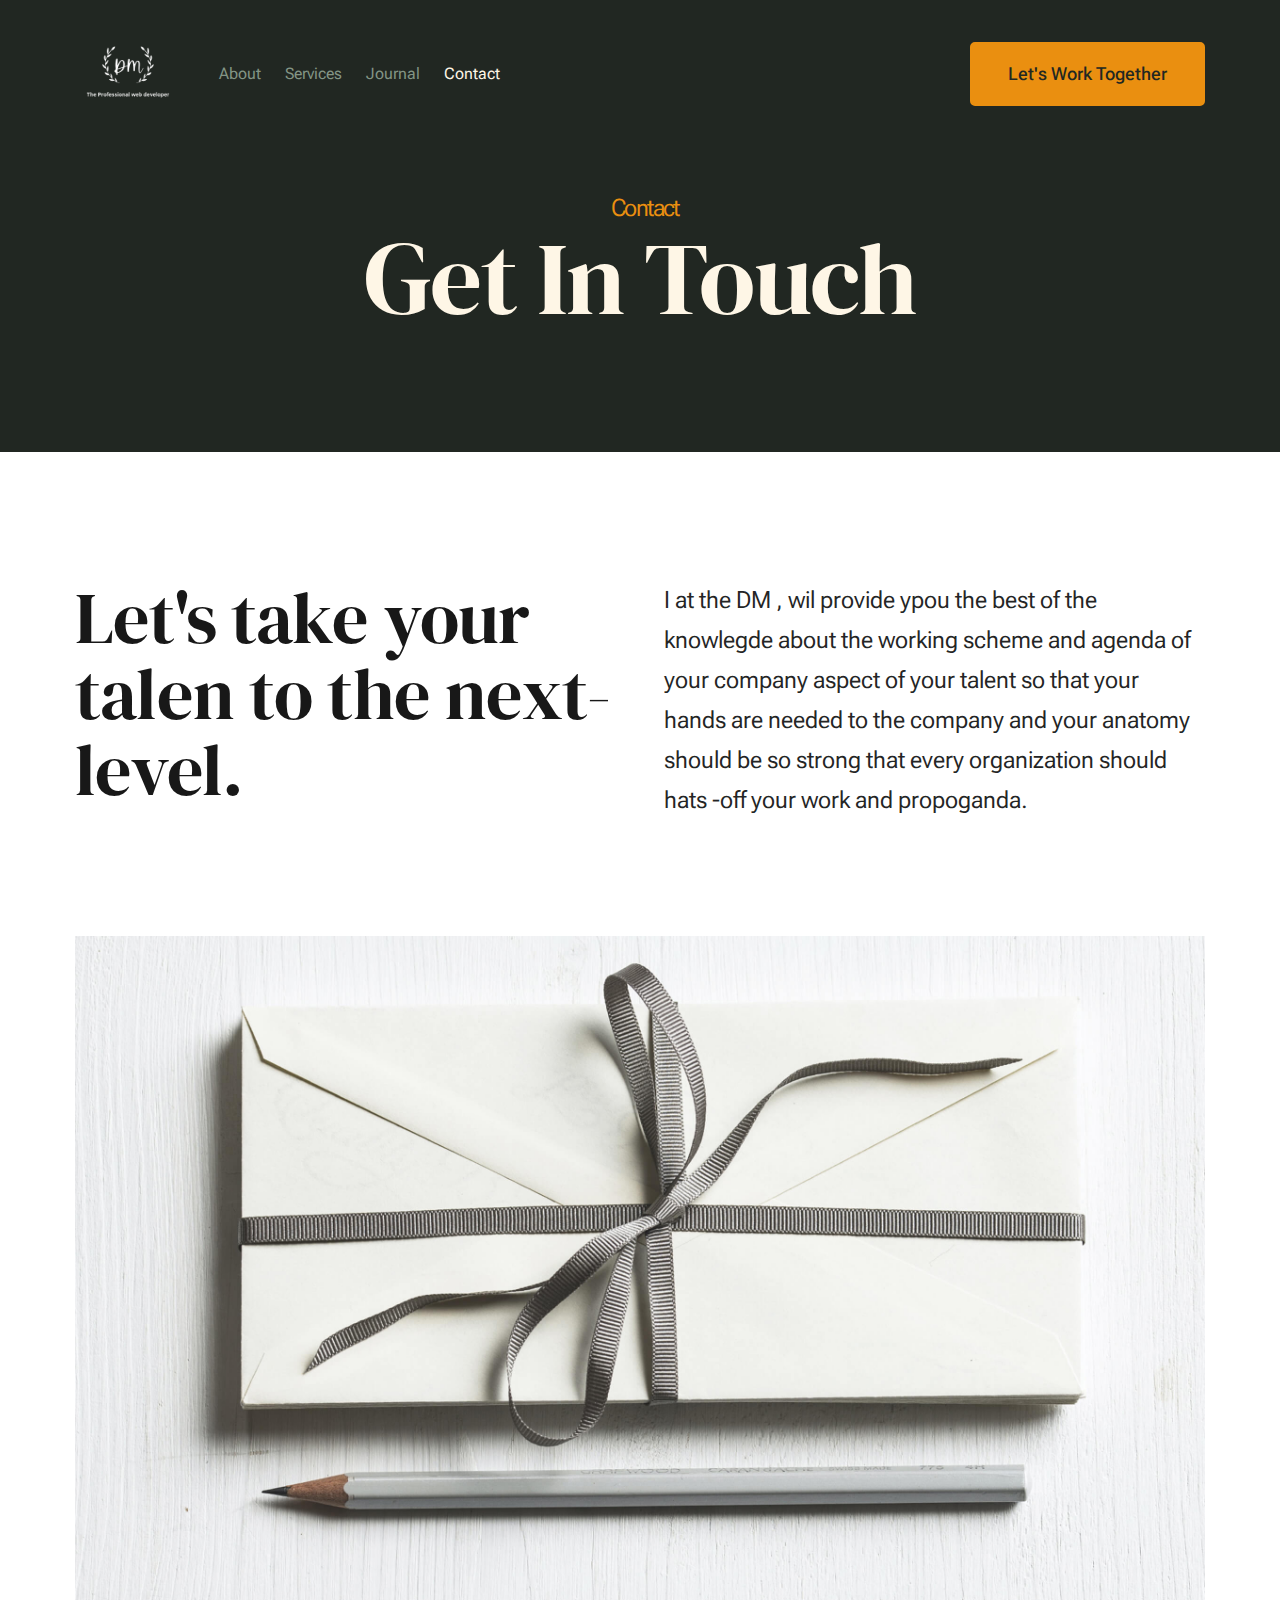
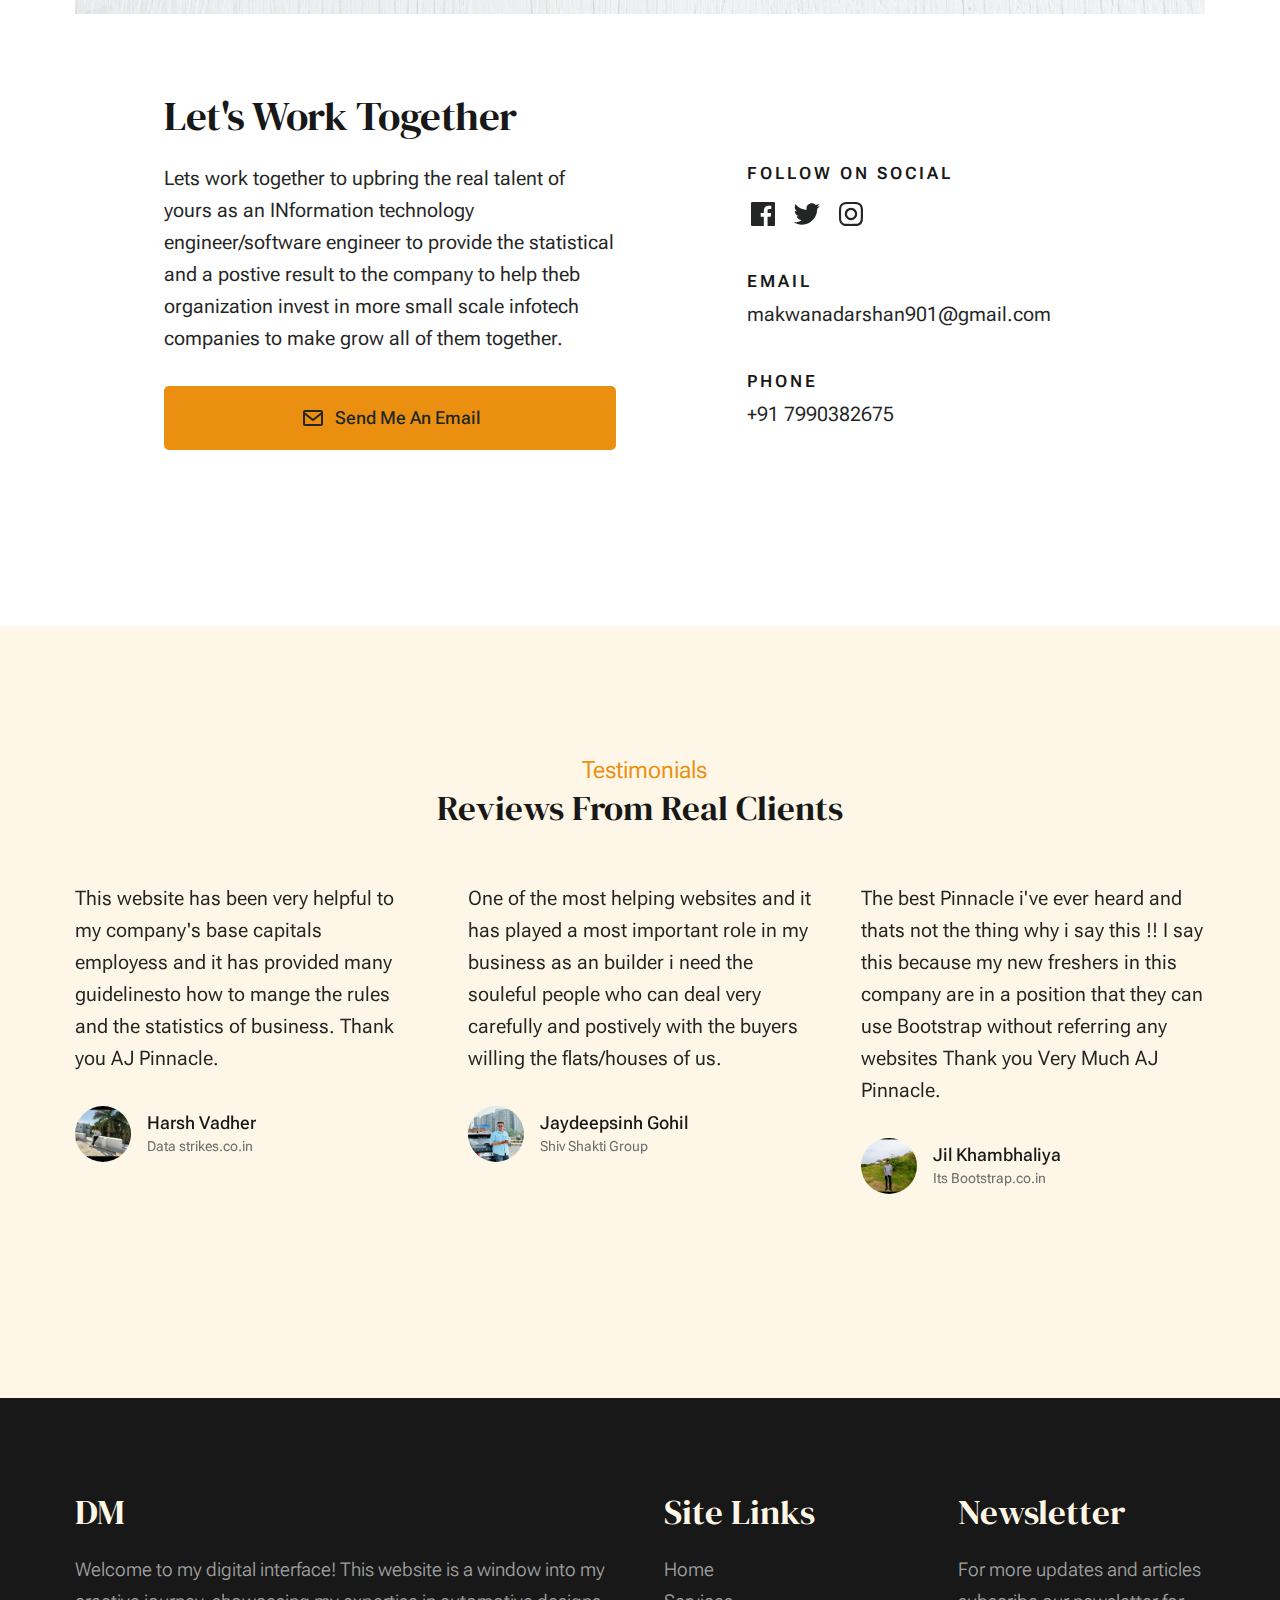
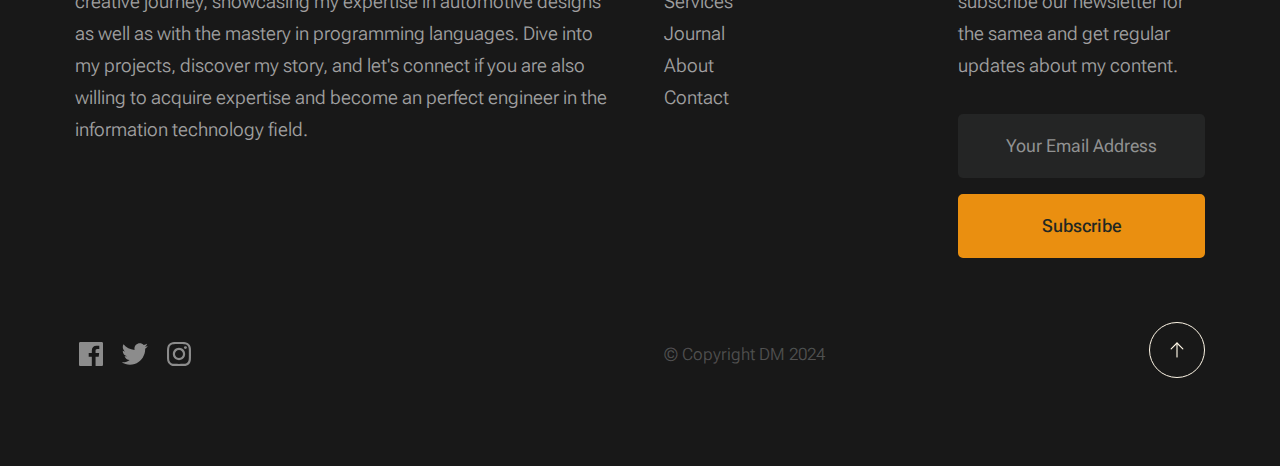
<file: DARSHAN/contact.html>
<!DOCTYPE html>
<html lang="en" class="no-js" >
<head>

    <!--- basic page needs
    ================================================== -->
    <meta charset="utf-8">
    <meta name="viewport" content="width=device-width, initial-scale=1">
    <title>Contact-DM</title>

    <script>
        document.documentElement.classList.remove('no-js');
        document.documentElement.classList.add('js');
    </script>

    <!-- CSS
    ================================================== -->
    <link rel="stylesheet" href="css/vendor.css">
    <link rel="stylesheet" href="css/styles.css">

    <!-- favicons
    ================================================== -->
    <link rel="apple-touch-icon" sizes="180x180" href="apple-touch-icon.png">
    <link rel="icon" type="image/png" sizes="32x32" href="favicon-32x32.png">
    <link rel="icon" type="image/png" sizes="16x16" href="favicon-16x16.png">
    <link rel="manifest" href="site.webmanifest">

</head>


<body id="top">


    <!-- preloader
    ================================================== -->
    <div id="preloader">
        <div id="loader" class="dots-fade">
            <div></div>
            <div></div>
            <div></div>
        </div>
    </div>


    <!-- page wrap
    ================================================== -->
    <div id="page" class="s-pagewrap">


        <!-- # site header 
        ================================================== -->
        <header class="s-header">
            <div class="row s-header__inner width-sixteen-col">

                <div class="s-header__block">
                    <div class="s-header__logo">
                        <a class="logo" href="index.html">
                            <img src="images/logo.png" alt="Homepage" style="height: 100px;width: 100px;">
                        </a>
                    </div>

                    <a class="s-header__menu-toggle" href="#0"><span>Menu</span></a>
                </div> <!-- end s-header__block -->

                <nav class="s-header__nav">
    
                    <ul class="s-header__menu-links">
                        <li><a href="about.html">About</a></li>
                        <li><a href="services.html">Services</a></li>
                        <li><a href="blog.html">Journal</a></li>
                        <li class="current"><a href="contact.html">Contact</a></li>
                    </ul> <!-- s-header__menu-links -->

                    <div class="s-header__contact">
                        <a href="contact.html" class="btn btn--primary s-header__contact-btn">Let's Work Together</a>                        
                    </div> <!-- s-header__contact -->
    
                </nav> <!-- end s-header__nav -->

            </div> <!-- end s-header__inner -->
        </header> <!-- end s-header -->


        <!-- # site main content
        ================================================== -->
        <section id="content" class="s-content">

               <section class="s-pageheader pageheader">
                    <div class="row">
                        <div class="column xl-12">
                            <h1 class="page-title">
                                <span class="page-title__small-type text-pretitle">Contact</span>
                                Get In Touch
                            </h1>                            
                        </div>
                    </div>
               </section> <!--pageheader -->  

               <section class="s-pagecontent pagecontent">

                    <div class="row pageintro">
                        <div class="column xl-6 lg-12">
                            <h2 class="text-display-title">Let's take your talen to the next- level.</h2>
                        </div>
                        <div class="column xl-6 lg-12 u-flexitem-x-right">
                            <p class="lead">
                            I at the DM , wil provide ypou the best of the knowlegde about the working scheme and agenda of your company aspect of your talent so that your hands are needed to the company and your anatomy should be so strong that every organization should hats -off your work and propoganda.  
                            </p>
                        </div>                       
                    </div> <!-- pageintro -->   
                    
                    <div class="row pagemedia">
                        <d class="column xl-12">
                            <figure class="page-media">                                
                                <img src="images/thumbs/contact/contact-1200.jpg" 
                                     srcset="images/thumbs/contact/contact-2400.jpg 2400w, 
                                             images/thumbs/contact/contact-1200.jpg 1200w, 
                                             images/thumbs/contact/contact-600.jpg 600w" sizes="(max-width: 2400px) 100vw, 2400px" alt="">
                            </figure>
                        </d>
                    </div> <!-- pagemedia --> 

                    <div class="row width-narrower pagemain">
                        <div class="column xl-12">
                            <h2>Let's Work Together</h2>

                            <div class="row">
                                <div class="column xl-6 md-12 contact-cta">     
                                    <p>
                                    Lets work together to upbring the real talent of yours as an INformation technology engineer/software engineer to provide the statistical and a postive result to the company to help theb organization invest in more small scale infotech companies to make grow all of them together. 
                                    </p>
        
                                    <a href="mailto:#0" class="btn btn--primary u-fullwidth contact-btn">
                                        <svg xmlns="http://www.w3.org/2000/svg" width="24" height="24" viewBox="0 0 24 24" style="fill: rgba(0, 0, 0, 1);transform: ;msFilter:;"><path d="M20 4H4c-1.103 0-2 .897-2 2v12c0 1.103.897 2 2 2h16c1.103 0 2-.897 2-2V6c0-1.103-.897-2-2-2zm0 2v.511l-8 6.223-8-6.222V6h16zM4 18V9.044l7.386 5.745a.994.994 0 0 0 1.228 0L20 9.044 20.002 18H4z"></path></svg>
                                        Send Me An Email
                                    </a>
                                </div> 
                                <div class="column xl-5 md-12 u-flexitem-x-right">

                                    <div class="contact-block">
                                        <h6>Follow On Social</h6>
                                        <ul class="contact-social social-list">
                                            <li>
                                                <a href="">
                                                    <svg xmlns="http://www.w3.org/2000/svg" width="24" height="24" viewBox="0 0 24 24" style="fill:rgba(0, 0, 0, 1);transform:;-ms-filter:"><path d="M20,3H4C3.447,3,3,3.448,3,4v16c0,0.552,0.447,1,1,1h8.615v-6.96h-2.338v-2.725h2.338v-2c0-2.325,1.42-3.592,3.5-3.592 c0.699-0.002,1.399,0.034,2.095,0.107v2.42h-1.435c-1.128,0-1.348,0.538-1.348,1.325v1.735h2.697l-0.35,2.725h-2.348V21H20 c0.553,0,1-0.448,1-1V4C21,3.448,20.553,3,20,3z"></path></svg>
                                                    <span class="u-screen-reader-text">Facebook</span>
                                                </a>
                                            </li>
                                            <li>
                                                <a href="#0">
                                                    <svg xmlns="http://www.w3.org/2000/svg" width="24" height="24" viewBox="0 0 24 24" style="fill:rgba(0, 0, 0, 1);transform:;-ms-filter:"><path d="M19.633,7.997c0.013,0.175,0.013,0.349,0.013,0.523c0,5.325-4.053,11.461-11.46,11.461c-2.282,0-4.402-0.661-6.186-1.809 c0.324,0.037,0.636,0.05,0.973,0.05c1.883,0,3.616-0.636,5.001-1.721c-1.771-0.037-3.255-1.197-3.767-2.793 c0.249,0.037,0.499,0.062,0.761,0.062c0.361,0,0.724-0.05,1.061-0.137c-1.847-0.374-3.23-1.995-3.23-3.953v-0.05 c0.537,0.299,1.16,0.486,1.82,0.511C3.534,9.419,2.823,8.184,2.823,6.787c0-0.748,0.199-1.434,0.548-2.032 c1.983,2.443,4.964,4.04,8.306,4.215c-0.062-0.3-0.1-0.611-0.1-0.923c0-2.22,1.796-4.028,4.028-4.028 c1.16,0,2.207,0.486,2.943,1.272c0.91-0.175,1.782-0.512,2.556-0.973c-0.299,0.935-0.936,1.721-1.771,2.22 c0.811-0.088,1.597-0.312,2.319-0.624C21.104,6.712,20.419,7.423,19.633,7.997z"></path></svg>
                                                    <span class="u-screen-reader-text">Twitter</span>
                                                </a>
                                            </li>
                                            <li>
                                                <a href="#0">
                                                    <svg xmlns="http://www.w3.org/2000/svg" width="24" height="24" viewBox="0 0 24 24" style="fill:rgba(0, 0, 0, 1);transform:;-ms-filter:"><path d="M11.999,7.377c-2.554,0-4.623,2.07-4.623,4.623c0,2.554,2.069,4.624,4.623,4.624c2.552,0,4.623-2.07,4.623-4.624 C16.622,9.447,14.551,7.377,11.999,7.377L11.999,7.377z M11.999,15.004c-1.659,0-3.004-1.345-3.004-3.003 c0-1.659,1.345-3.003,3.004-3.003s3.002,1.344,3.002,3.003C15.001,13.659,13.658,15.004,11.999,15.004L11.999,15.004z"></path><circle cx="16.806" cy="7.207" r="1.078"></circle><path d="M20.533,6.111c-0.469-1.209-1.424-2.165-2.633-2.632c-0.699-0.263-1.438-0.404-2.186-0.42 c-0.963-0.042-1.268-0.054-3.71-0.054s-2.755,0-3.71,0.054C7.548,3.074,6.809,3.215,6.11,3.479C4.9,3.946,3.945,4.902,3.477,6.111 c-0.263,0.7-0.404,1.438-0.419,2.186c-0.043,0.962-0.056,1.267-0.056,3.71c0,2.442,0,2.753,0.056,3.71 c0.015,0.748,0.156,1.486,0.419,2.187c0.469,1.208,1.424,2.164,2.634,2.632c0.696,0.272,1.435,0.426,2.185,0.45 c0.963,0.042,1.268,0.055,3.71,0.055s2.755,0,3.71-0.055c0.747-0.015,1.486-0.157,2.186-0.419c1.209-0.469,2.164-1.424,2.633-2.633 c0.263-0.7,0.404-1.438,0.419-2.186c0.043-0.962,0.056-1.267,0.056-3.71s0-2.753-0.056-3.71C20.941,7.57,20.801,6.819,20.533,6.111z M19.315,15.643c-0.007,0.576-0.111,1.147-0.311,1.688c-0.305,0.787-0.926,1.409-1.712,1.711c-0.535,0.199-1.099,0.303-1.67,0.311 c-0.95,0.044-1.218,0.055-3.654,0.055c-2.438,0-2.687,0-3.655-0.055c-0.569-0.007-1.135-0.112-1.669-0.311 c-0.789-0.301-1.414-0.923-1.719-1.711c-0.196-0.534-0.302-1.099-0.311-1.669c-0.043-0.95-0.053-1.218-0.053-3.654 c0-2.437,0-2.686,0.053-3.655c0.007-0.576,0.111-1.146,0.311-1.687c0.305-0.789,0.93-1.41,1.719-1.712 c0.534-0.198,1.1-0.303,1.669-0.311c0.951-0.043,1.218-0.055,3.655-0.055c2.437,0,2.687,0,3.654,0.055 c0.571,0.007,1.135,0.112,1.67,0.311c0.786,0.303,1.407,0.925,1.712,1.712c0.196,0.534,0.302,1.099,0.311,1.669 c0.043,0.951,0.054,1.218,0.054,3.655c0,2.436,0,2.698-0.043,3.654H19.315z"></path></svg>
                                                    <span class="u-screen-reader-text">Instagram</span>
                                                </a>
                                            </li>
                                            
                                        </ul> <!-- end s-footer__social -->
                                    </div>

                                    <div class="contact-block">
                                        <h6>Email</h6>
                                        <a href="mailto:makwanadarshan901@gmail.com">makwanadarshan901@gmail.com</a>
                                    </div>

                                    <div class="contact-block">
                                        <h6>Phone</h6>
                                        <ul class="contact-list">
                                            <li><a href="tel:7990382675">+91 7990382675</a></li>
                                            
                                        </ul>
                                    </div>

                                </div>
                            </div>
                        </div>                        
                    </div> <!-- end pagemain -->

               </section> <!-- pagecontent -->

               <section class="s-testimonials">

                    <div class="s-testimonials__header row row-x-center text-center">
                        <div class="column xl-8 lg-12">
        
                            <p class="text-pretitle">
                            Testimonials
                            </p>
                            <h3>
                            Reviews From Real Clients
                            </h3>                        
        
                        </div>
                    </div> <!--end s-testimonials__header -->

                    <div class="row s-testimonials__content">
                        <div class="column xl-12 testimonials">

                            <div class="swiper-container testimonials__slider page-slider">

                                <div class="swiper-wrapper">
                                    <div class="testimonials__slide swiper-slide">
                                        <p>
                                            This website has been very helpful to my company's base capitals employess and
                                            it has provided many guidelinesto how to mange the rules and the statistics of business.
                                            Thank you AJ Pinnacle.
                                        </p>
                                        <div class="testimonials__author">
                                              <img src="images/avatars/Vadher bro.jpg" alt="Author image" class="testimonials__avatar">
                                            <cite class="testimonials__cite">
                                                <strong>Harsh Vadher</strong>
                                                <span>Data strikes.co.in</span>
                                            </cite>
                                        </div>
                                    </div>
                                    <div class="testimonials__slide swiper-slide">
                                        <p>
                                            One of the most helping websites and it has played a most important role in my
                                            business as an builder i need the souleful
                                            people who can deal very carefully and postively with the buyers willing the flats/houses of us.
                                        </p>
                                        <div class="testimonials__author">
                                            <img src="images/avatars/JD THORDI.jpg" alt="Author image" class="testimonials__avatar">
                                            <cite class="testimonials__cite">
                                                <strong>Jaydeepsinh Gohil</strong>
                                                <span>Shiv Shakti Group</span>
                                            </cite>
                                        </div>
                                    </div>
                                    <div class="testimonials__slide swiper-slide">
                                        <p>
                                            The best Pinnacle i've ever heard and thats not the thing why i say this !! I say this because my new freshers in this company are 
                                            in a position that they can use Bootstrap without referring any websites  Thank you Very Much AJ Pinnacle.
                                        </p>
                                        <div class="testimonials__author">
                                            <img src="images/avatars/jilu bhaa.jpg" alt="Author image" class="testimonials__avatar">
                                            <cite class="testimonials__cite">
                                                <strong>Jil Khambhaliya</strong>
                                                <span>Its Bootstrap.co.in</span>
                                            </cite>
                                        </div>
                                    </div>
                                    
                                </div> <!-- end swiper-wrapper --> 

                                <div class="swiper-pagination"></div>

                            </div> <!--end testimonials__slider --> 

                        </div> <!-- testimonials -->
                    </div> <!--end s-testimonials__content -->

               </section> <!-- end s-testimonials -->

        </section> <!-- s-content-->

        <!-- # footer 
        ================================================== -->
        <footer class="s-footer">
            <div class="row s-footer__content">
                <div class="column xl-6 lg-6 md-12 s-footer__block s-footer__about">                    
                    <h3>DM</h3>
                    <p>
                        Welcome to my digital interface! This website is a window into my creative journey,
                        showcasing my expertise in automotive designs as well as with the mastery in programming languages. Dive
                        into my projects, discover my story, and let's connect if you are also willing to acquire expertise and
                        become an perfect engineer in the information technology field.
                    </p>               
                </div>                
                <div class="column xl-3 lg-6 md-12 s-footer__block s-footer__site-links">
                    <h3>Site Links</h3>
                    <ul class="link-list">
                        <li><a href="index.html">Home</a></li>
                        <li><a href="services.html">Services</a></li>
                        <li><a href="blog.html">Journal</a></li>
                        <li><a href="about.html">About</a></li>
                        <li><a href="contact.html">Contact</a></li>
                        
                    </ul>
                </div>
                <div class="column xl-3 lg-6 md-12 tab-12 s-footer__block s-footer__newsletter">
                    <h3>Newsletter</h3>

                    <p>
                        For more updates and articles subscribe our newsletter for the samea and get regular updates about my content.
                    </p>

                    <div class="subscribe-form">
                        <form id="mc-form" class="mc-form">
                            <input type="email" name="EMAIL" id="mce-EMAIL" class="u-fullwidth text-center" placeholder="Your Email Address" title="The domain portion of the email address is invalid (the portion after the @)." pattern="^([^\x00-\x20\x22\x28\x29\x2c\x2e\x3a-\x3c\x3e\x40\x5b-\x5d\x7f-\xff]+|\x22([^\x0d\x22\x5c\x80-\xff]|\x5c[\x00-\x7f])*\x22)(\x2e([^\x00-\x20\x22\x28\x29\x2c\x2e\x3a-\x3c\x3e\x40\x5b-\x5d\x7f-\xff]+|\x22([^\x0d\x22\x5c\x80-\xff]|\x5c[\x00-\x7f])*\x22))*\x40([^\x00-\x20\x22\x28\x29\x2c\x2e\x3a-\x3c\x3e\x40\x5b-\x5d\x7f-\xff]+|\x5b([^\x0d\x5b-\x5d\x80-\xff]|\x5c[\x00-\x7f])*\x5d)(\x2e([^\x00-\x20\x22\x28\x29\x2c\x2e\x3a-\x3c\x3e\x40\x5b-\x5d\x7f-\xff]+|\x5b([^\x0d\x5b-\x5d\x80-\xff]|\x5c[\x00-\x7f])*\x5d))*(\.\w{2,})+$" required>
                            <input type="submit" name="subscribe" value="Subscribe" class="btn btn--primary btn--small u-fullwidth">
                            <!-- <div style="position: absolute; left: -5000px;" aria-hidden="true"><input type="text" name="b_cdb7b577e41181934ed6a6a44_9a91cfe7b3" tabindex="-1" value=""></div> -->
                            <div class="mc-status"></div>
                        </form>
                    </div>
                </div>
            </div>    
            
            <div class="row s-footer__bottom">
                <div class="column xl-6 lg-12">
                    <ul class="s-footer__social social-list">
                        <li>
                            <a href="#0">
                                <svg xmlns="http://www.w3.org/2000/svg" width="24" height="24" viewBox="0 0 24 24" style="fill:rgba(0, 0, 0, 1);transform:;-ms-filter:"><path d="M20,3H4C3.447,3,3,3.448,3,4v16c0,0.552,0.447,1,1,1h8.615v-6.96h-2.338v-2.725h2.338v-2c0-2.325,1.42-3.592,3.5-3.592 c0.699-0.002,1.399,0.034,2.095,0.107v2.42h-1.435c-1.128,0-1.348,0.538-1.348,1.325v1.735h2.697l-0.35,2.725h-2.348V21H20 c0.553,0,1-0.448,1-1V4C21,3.448,20.553,3,20,3z"></path></svg>
                                <span class="u-screen-reader-text">Facebook</span>
                            </a>
                        </li>
                        <li>
                            <a href="#0">
                                <svg xmlns="http://www.w3.org/2000/svg" width="24" height="24" viewBox="0 0 24 24" style="fill:rgba(0, 0, 0, 1);transform:;-ms-filter:"><path d="M19.633,7.997c0.013,0.175,0.013,0.349,0.013,0.523c0,5.325-4.053,11.461-11.46,11.461c-2.282,0-4.402-0.661-6.186-1.809 c0.324,0.037,0.636,0.05,0.973,0.05c1.883,0,3.616-0.636,5.001-1.721c-1.771-0.037-3.255-1.197-3.767-2.793 c0.249,0.037,0.499,0.062,0.761,0.062c0.361,0,0.724-0.05,1.061-0.137c-1.847-0.374-3.23-1.995-3.23-3.953v-0.05 c0.537,0.299,1.16,0.486,1.82,0.511C3.534,9.419,2.823,8.184,2.823,6.787c0-0.748,0.199-1.434,0.548-2.032 c1.983,2.443,4.964,4.04,8.306,4.215c-0.062-0.3-0.1-0.611-0.1-0.923c0-2.22,1.796-4.028,4.028-4.028 c1.16,0,2.207,0.486,2.943,1.272c0.91-0.175,1.782-0.512,2.556-0.973c-0.299,0.935-0.936,1.721-1.771,2.22 c0.811-0.088,1.597-0.312,2.319-0.624C21.104,6.712,20.419,7.423,19.633,7.997z"></path></svg>
                                <span class="u-screen-reader-text">Twitter</span>
                            </a>
                        </li>
                        <li>
                            <a href="#0">
                                <svg xmlns="http://www.w3.org/2000/svg" width="24" height="24" viewBox="0 0 24 24" style="fill:rgba(0, 0, 0, 1);transform:;-ms-filter:"><path d="M11.999,7.377c-2.554,0-4.623,2.07-4.623,4.623c0,2.554,2.069,4.624,4.623,4.624c2.552,0,4.623-2.07,4.623-4.624 C16.622,9.447,14.551,7.377,11.999,7.377L11.999,7.377z M11.999,15.004c-1.659,0-3.004-1.345-3.004-3.003 c0-1.659,1.345-3.003,3.004-3.003s3.002,1.344,3.002,3.003C15.001,13.659,13.658,15.004,11.999,15.004L11.999,15.004z"></path><circle cx="16.806" cy="7.207" r="1.078"></circle><path d="M20.533,6.111c-0.469-1.209-1.424-2.165-2.633-2.632c-0.699-0.263-1.438-0.404-2.186-0.42 c-0.963-0.042-1.268-0.054-3.71-0.054s-2.755,0-3.71,0.054C7.548,3.074,6.809,3.215,6.11,3.479C4.9,3.946,3.945,4.902,3.477,6.111 c-0.263,0.7-0.404,1.438-0.419,2.186c-0.043,0.962-0.056,1.267-0.056,3.71c0,2.442,0,2.753,0.056,3.71 c0.015,0.748,0.156,1.486,0.419,2.187c0.469,1.208,1.424,2.164,2.634,2.632c0.696,0.272,1.435,0.426,2.185,0.45 c0.963,0.042,1.268,0.055,3.71,0.055s2.755,0,3.71-0.055c0.747-0.015,1.486-0.157,2.186-0.419c1.209-0.469,2.164-1.424,2.633-2.633 c0.263-0.7,0.404-1.438,0.419-2.186c0.043-0.962,0.056-1.267,0.056-3.71s0-2.753-0.056-3.71C20.941,7.57,20.801,6.819,20.533,6.111z M19.315,15.643c-0.007,0.576-0.111,1.147-0.311,1.688c-0.305,0.787-0.926,1.409-1.712,1.711c-0.535,0.199-1.099,0.303-1.67,0.311 c-0.95,0.044-1.218,0.055-3.654,0.055c-2.438,0-2.687,0-3.655-0.055c-0.569-0.007-1.135-0.112-1.669-0.311 c-0.789-0.301-1.414-0.923-1.719-1.711c-0.196-0.534-0.302-1.099-0.311-1.669c-0.043-0.95-0.053-1.218-0.053-3.654 c0-2.437,0-2.686,0.053-3.655c0.007-0.576,0.111-1.146,0.311-1.687c0.305-0.789,0.93-1.41,1.719-1.712 c0.534-0.198,1.1-0.303,1.669-0.311c0.951-0.043,1.218-0.055,3.655-0.055c2.437,0,2.687,0,3.654,0.055 c0.571,0.007,1.135,0.112,1.67,0.311c0.786,0.303,1.407,0.925,1.712,1.712c0.196,0.534,0.302,1.099,0.311,1.669 c0.043,0.951,0.054,1.218,0.054,3.655c0,2.436,0,2.698-0.043,3.654H19.315z"></path></svg>
                                <span class="u-screen-reader-text">Instagram</span>
                            </a>
                        </li>
                        
                    </ul> <!-- end s-footer__social -->
                </div>
                <div class="column xl-6 lg-12">
                    <p class="ss-copyright">
                        <span>© Copyright DM 2024</span> 
                        
                    </p>
                </div>

                <div class="ss-go-top">
                    <a class="smoothscroll" title="Back to Top" href="#top">
                        <svg xmlns="http://www.w3.org/2000/svg" viewBox="0 0 24 24" width="36" height="36" fill="none" stroke="#ffffff" stroke-width="1" stroke-linecap="round" stroke-linejoin="round">&lt;!--!  Atomicons Free 1.00 by @atisalab License - https://atomicons.com/license/ (Icons: CC BY 4.0) Copyright 2021 Atomicons --&gt;<polyline points="17 11 12 6 7 11"></polyline><line x1="12" y1="18" x2="12" y2="6"></line></svg>
                    </a>
                </div> <!-- end ss-go-top -->
            </div>
            
        </footer> <!-- end s-footer -->

    </div> <!-- end page-wrap -->

    <!-- Java Script
    ================================================== -->
    <script src="js/plugins.js"></script>
    <script src="js/main.js"></script>

</body>
</html>
</file>
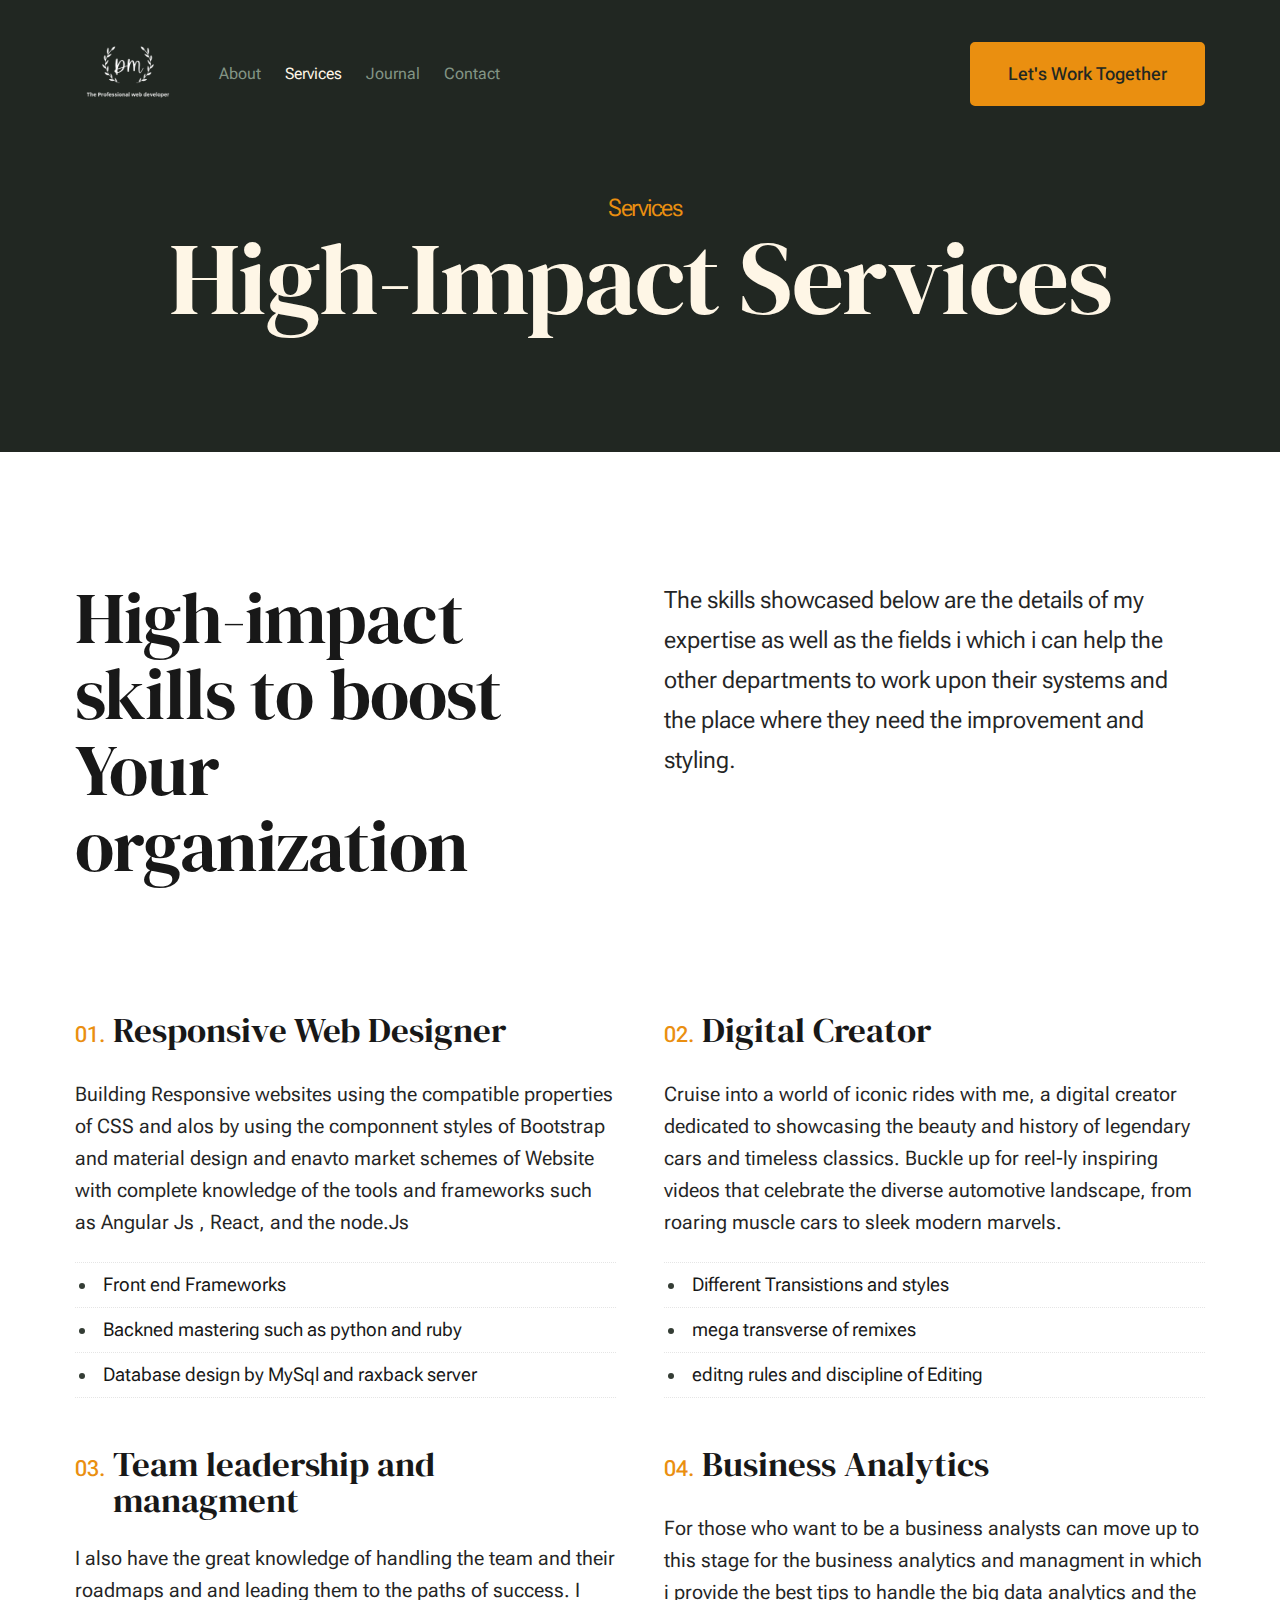
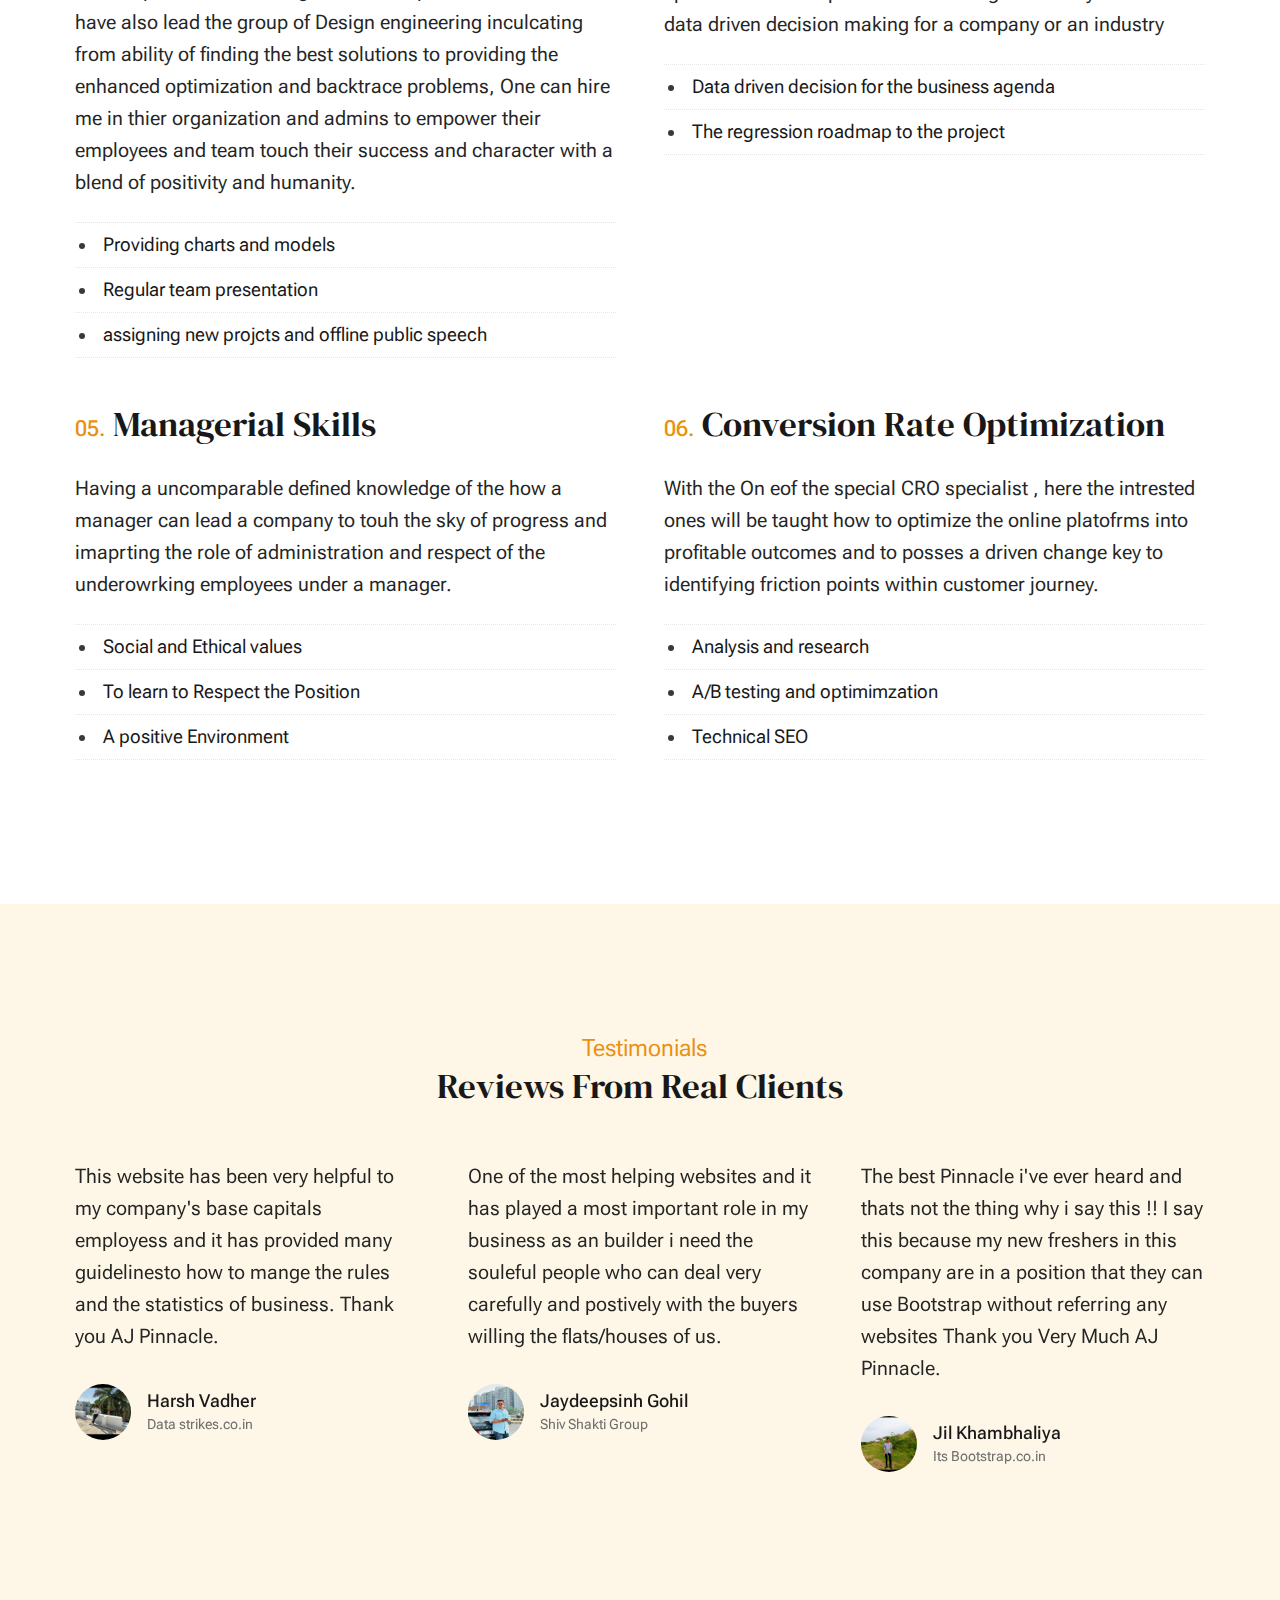
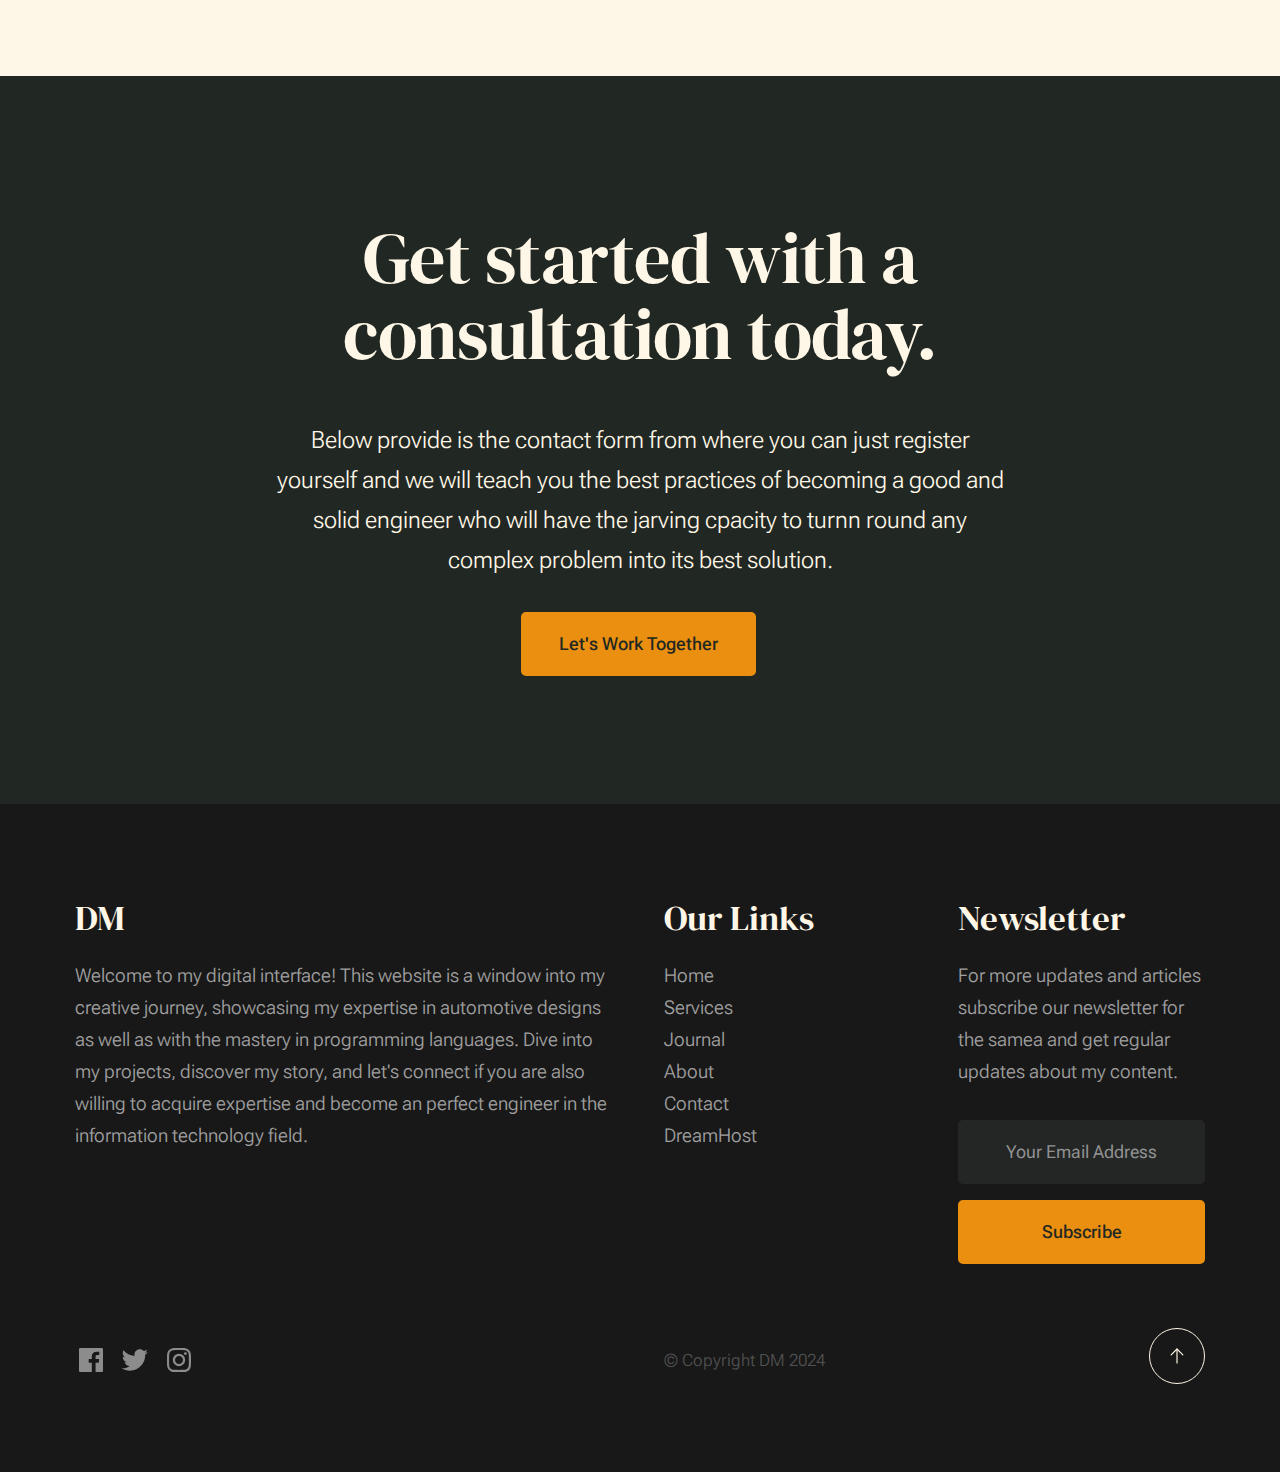
<file: DARSHAN/services.html>
<!DOCTYPE html>
<html lang="en" class="no-js" >
<head>

    <!--- basic page needs
    ================================================== -->
    <meta charset="utf-8">
    <meta name="viewport" content="width=device-width, initial-scale=1">
    <title>Services - Aditya Jha</title>

    <script>
        document.documentElement.classList.remove('no-js');
        document.documentElement.classList.add('js');
    </script>

    <!-- CSS
    ================================================== -->
    <link rel="stylesheet" href="css/vendor.css">
    <link rel="stylesheet" href="css/styles.css">

    <!-- favicons
    ================================================== -->
    <link rel="apple-touch-icon" sizes="180x180" href="apple-touch-icon.png">
    <link rel="icon" type="image/png" sizes="32x32" href="favicon-32x32.png">
    <link rel="icon" type="image/png" sizes="16x16" href="favicon-16x16.png">
    <link rel="manifest" href="site.webmanifest">

</head>


<body id="top">


    <!-- preloader
    ================================================== -->
    <div id="preloader">
        <div id="loader" class="dots-fade">
            <div></div>
            <div></div>
            <div></div>
        </div>
    </div>


    <!-- page wrap
    ================================================== -->
    <div id="page" class="s-pagewrap">

        <!-- # site header 
        ================================================== -->
        <header class="s-header">

            <div class="row s-header__inner width-sixteen-col">

                <div class="s-header__block">
                    <div class="s-header__logo">
                        <a class="logo" href="index.html">
                            <img src=".//images/logo.png" alt="Homepage" style="height: 100px;width: 100px;">
                        </a>
                    </div>

                    <a class="s-header__menu-toggle" href="#0"><span>Menu</span></a>
                </div> <!-- end s-header__block -->

                <nav class="s-header__nav">
    
                    <ul class="s-header__menu-links">
                        <li><a href="about.html">About</a></li>
                        <li class="current"><a href="services.html">Services</a></li>
                        <li><a href="blog.html">Journal</a></li>
                        <li><a href="contact.html">Contact</a></li>
                    </ul> <!-- s-header__menu-links -->

                    <div class="s-header__contact">
                        <a href="contact.html" class="btn btn--primary s-header__contact-btn">Let's Work Together</a>                        
                    </div> <!-- s-header__contact -->
    
                </nav> <!-- end s-header__nav -->

            </div> <!-- end s-header__inner -->

        </header> <!-- end s-header -->

        <!-- # site main content
        ================================================== -->
        <section id="content" class="s-content">

               <section class="s-pageheader pageheader">
                    <div class="row">
                        <div class="column xl-12">
                            <h1 class="page-title">
                                <span class="page-title__small-type text-pretitle">Services</span>
                                High-Impact Services
                            </h1>
                            
                        </div>
                    </div>
               </section> <!-- pageheader -->  

               <section class="s-pagecontent pagecontent">

                    <div class="row pageintro">
                        <div class="column xl-6 lg-12">
                            <h2 class="text-display-title">High-impact skills to boost Your organization</h2>
                        </div>
                        <div class="column xl-6 lg-12 u-flexitem-x-right">
                            <p class="lead">
                            The skills showcased below are the details of my expertise as well as the fields i which i can help the other departments to work upon their systems and the place where they need the improvement and styling.
                            </p>
                        </div>                       
                    </div>  <!-- pageintro -->       

                    <div class="row">
                        <div class="column xl-12 grid-block">             
                            
                            <div class="grid-full grid-list-items list-items show-ctr">
                                
                                <div class="grid-list-items__item list-items__item">
                                    <div class="list-items__item-header">
                                        <h3 class="list-items__item-title">Responsive Web Designer</h3>
                                    </div>
                                    <div class="list-items__item-text">
                                        <p>
                                            Building Responsive websites using the compatible properties of CSS and alos by using the 
                                            componnent styles of Bootstrap and material design and enavto market schemes of Website 
                                            with complete knowledge of the tools and frameworks such as Angular Js , React, and the node.Js
                                        </p>

                                        <ul class="list-services">
                                            <li>Front end Frameworks</li>
                                            <li>Backned mastering such as python and ruby</li>
                                            <li>Database design by MySql and raxback server</li>
                                        </ul>
                                    </div>
                                </div> <!-- end list-items__item -->
                                <div class="grid-list-items__item list-items__item">
                                    <div class="list-items__item-header">
                                        <h3 class="list-items__item-title">Digital Creator</h3>
                                    </div>
                                    <div class="list-items__item-text">
                                        <p>
                                            Cruise into a world of iconic rides with me, a digital creator dedicated to showcasing the beauty and history of  legendary cars and timeless classics. Buckle up for reel-ly inspiring videos that celebrate the diverse automotive landscape, from roaring muscle cars to sleek modern marvels.
                                            
                                        </p>

                                        <ul class="list-services">
                                            <li>Different Transistions and styles</li>
                                            <li>mega transverse of remixes</li>
                                            <li>editng rules and discipline of Editing</li>
                                        </ul>
                                    </div>
                                </div> <!-- end list-items__item -->
                               
                                <div class="grid-list-items__item list-items__item">
                                    <div class="list-items__item-header">
                                        <h3 class="list-items__item-title">Team leadership and managment</h3>
                                    </div>
                                    <div class="list-items__item-text">
                                        <p>
                                            I also have the great knowledge of handling the team and their roadmaps and and leading them to the 
                                            paths of success. I have also lead the group of Design engineering inculcating from ability of finding the best solutions to providing the enhanced optimization and backtrace problems, One can hire me in thier organization and admins to empower their employees and team touch their success and character with a blend of positivity and humanity. 
                                        </p>

                                        <ul class="list-services">
                                            <li>Providing charts and models</li>
                                            <li>Regular team presentation</li>
                                            <li>assigning new projcts and offline public speech</li>
                                        </ul>
                                    </div>
                                </div> <!-- end list-items__item -->
                                
                                <div class="grid-list-items__item list-items__item">
                                    <div class="list-items__item-header">
                                        <h3 class="list-items__item-title">Business Analytics</h3>
                                    </div>
                                    <div class="list-items__item-text">
                                        <p>
                                        For those who want to be a business analysts can move up to this stage for the business analytics and managment in which i provide the best tips to handle the big data analytics and the data driven decision making for a company or an industry
                                        </p>

                                        <ul class="list-services">
                                            <li>Data driven decision for the business agenda</li>
                                            <li>The regression roadmap to the project</li>
                                            
                                        </ul>
                                    </div>
                                </div> <!-- end list-items__item -->
                                <div class="grid-list-items__item list-items__item">
                                    <div class="list-items__item-header">
                                        <h3 class="list-items__item-title">Managerial Skills</h3>
                                    </div>
                                    <div class="list-items__item-text">
                                        <p>
                                       Having a uncomparable defined knowledge of the how a manager can lead a company to touh the sky of progress and imaprting the role of administration and respect of the underowrking employees under a manager.
                                        </p>

                                        <ul class="list-services">
                                            <li>Social and Ethical values</li>
                                            <li>To learn to Respect the Position</li>
                                            <li>A positive Environment</li>
                                        </ul>
                                    </div>
                                </div> <!-- end list-items__item -->
                                <div class="grid-list-items__item list-items__item">
                                    <div class="list-items__item-header">
                                        <h3 class="list-items__item-title">Conversion Rate Optimization</h3>
                                    </div>
                                    <div class="list-items__item-text">
                                        <p>
                                            With the On eof the special CRO specialist , here the intrested ones will be taught how to optimize the online platofrms into profitable outcomes and to posses a driven change key to identifying friction points within customer journey.
                                        </p>

                                        <ul class="list-services">
                                            <li>Analysis and research</li>
                                            <li>A/B testing and optimimzation</li>
                                            <li>Technical SEO</li>
                                        </ul>
                                    </div>
                                </div> <!-- end list-items__item -->
                              
                            </div> <!-- grid-list-items -->
                           

                        </div> <!-- end grid-block-->
                    </div> <!-- end row -->

               </section> <!-- pagecontent -->

               <section class="s-testimonials">

                    <div class="s-testimonials__header row row-x-center text-center">
                        <div class="column xl-8 lg-12">
        
                            <p class="text-pretitle">
                            Testimonials
                            </p>
                            <h3>
                            Reviews From Real Clients
                            </h3>                        
        
                        </div>
                    </div> <!--end s-testimonials__header -->

                    <div class="row s-testimonials__content">
                        <div class="column xl-12 testimonials">

                            <div class="swiper-container testimonials__slider page-slider">

                                <div class="swiper-wrapper">
                                    <div class="testimonials__slide swiper-slide">
                                        <p>
                                            This website has been very helpful to my company's base capitals employess and
                                            it has provided many guidelinesto how to mange the rules and the statistics of business.
                                            Thank you AJ Pinnacle.
                                        </p>
                                        <div class="testimonials__author">
                                            <img src="images/avatars/Vadher bro.jpg" alt="Author image" class="testimonials__avatar">
                                            <cite class="testimonials__cite">
                                                <strong>Harsh Vadher</strong>
                                                <span>Data strikes.co.in</span>
                                            </cite>
                                        </div>
                                    </div>
                                    <div class="testimonials__slide swiper-slide">
                                        <p>
                                            One of the most helping websites and it has played a most important role in my
                                            business as an builder i need the souleful
                                            people who can deal very carefully and postively with the buyers willing the flats/houses of us.
                                        </p>
                                        <div class="testimonials__author">
                                            <img src="images/avatars/JD THORDI.jpg" alt="Author image" class="testimonials__avatar">
                                            <cite class="testimonials__cite">
                                                <strong>Jaydeepsinh Gohil</strong>
                                                <span>Shiv Shakti Group</span>
                                            </cite>
                                        </div>
                                    </div>
                                    <div class="testimonials__slide swiper-slide">
                                        <p>
                                            The best Pinnacle i've ever heard and thats not the thing why i say this !! I say this because my new freshers in this company are 
                                            in a position that they can use Bootstrap without referring any websites  Thank you Very Much AJ Pinnacle.
                                        </p>
                                        <div class="testimonials__author">
                                            <img src="images/avatars/jilu bhaa.jpg" alt="Author image" class="testimonials__avatar">
                                            <cite class="testimonials__cite">
                                                <strong>Jil Khambhaliya</strong>
                                                <span>Its Bootstrap.co.in</span>
                                            </cite>
                                        </div>
                                    </div>
                                    
                                    </div> 
                                </div> <!-- end swiper-wrapper --> 

                               

                            </div> <!--end testimonials__slider --> 

                        </div> <!-- testimonials -->
                    </div> <!--end s-testimonials__content -->

               </section> <!-- end s-testimonials -->

        </section> <!-- s-content-->

        <!-- # cta
        ================================================== -->
        <section id="cta" class="s-cta">

            <div class="row row-x-center text-center">
                <div class="column xl-8 lg-12">

                    <div class="s-cta__content">
                        <h2 class="text-display-title">
                        Get started with a consultation today.
                        </h2>
                        <p class="lead">
                            Below provide is the contact form from where you can just register yourself and we will teach you the best practices of becoming a good and solid engineer who will have the jarving cpacity to turnn round any complex problem into its best solution.
                        </p>
                        <a href="contact.html" class="btn btn--primary">Let's Work Together</a>
                    </div>

                </div>
            </div>

        </section> <!-- end s-cta -->


        <!-- # footer 
        ================================================== -->
        <footer class="s-footer">
            <div class="row s-footer__content">
                <div class="column xl-6 lg-6 md-12 s-footer__block s-footer__about">                    
                    <h3>DM</h3>
                    <p>
                        Welcome to my digital interface! This website is a window into my creative journey,
                        showcasing my expertise in automotive designs as well as with the mastery in programming languages. Dive
                        into my projects, discover my story, and let's connect if you are also willing to acquire expertise and
                        become an perfect engineer in the information technology field.
                    </p>               
                </div>                
                <div class="column xl-3 lg-6 md-12 s-footer__block s-footer__site-links">
                    <h3>Our Links</h3>
                    <ul class="link-list">
                        <li><a href="index.html">Home</a></li>
                        <li><a href="services.html">Services</a></li>
                        <li><a href="blog.html">Journal</a></li>
                        <li><a href="about.html">About</a></li>
                        <li><a href="contact.html">Contact</a></li>
                        <li><a href="https://www.dreamhost.com/r.cgi?287326">DreamHost</a></li>
                    </ul>
                </div>
                <div class="column xl-3 lg-6 md-12 tab-12 s-footer__block s-footer__newsletter">
                    <h3>Newsletter</h3>
            
                    <p>
                        For more updates and articles subscribe our newsletter for the samea and get regular updates about my content.
                    </p>

                    <div class="subscribe-form">
                        <form id="mc-form" class="mc-form">
                            <input type="email" name="EMAIL" id="mce-EMAIL" class="u-fullwidth text-center" placeholder="Your Email Address" title="The domain portion of the email address is invalid (the portion after the @)." pattern="^([^\x00-\x20\x22\x28\x29\x2c\x2e\x3a-\x3c\x3e\x40\x5b-\x5d\x7f-\xff]+|\x22([^\x0d\x22\x5c\x80-\xff]|\x5c[\x00-\x7f])*\x22)(\x2e([^\x00-\x20\x22\x28\x29\x2c\x2e\x3a-\x3c\x3e\x40\x5b-\x5d\x7f-\xff]+|\x22([^\x0d\x22\x5c\x80-\xff]|\x5c[\x00-\x7f])*\x22))*\x40([^\x00-\x20\x22\x28\x29\x2c\x2e\x3a-\x3c\x3e\x40\x5b-\x5d\x7f-\xff]+|\x5b([^\x0d\x5b-\x5d\x80-\xff]|\x5c[\x00-\x7f])*\x5d)(\x2e([^\x00-\x20\x22\x28\x29\x2c\x2e\x3a-\x3c\x3e\x40\x5b-\x5d\x7f-\xff]+|\x5b([^\x0d\x5b-\x5d\x80-\xff]|\x5c[\x00-\x7f])*\x5d))*(\.\w{2,})+$" required>
                            <input type="submit" name="subscribe" value="Subscribe" class="btn btn--primary btn--small u-fullwidth">
                            <!-- <div style="position: absolute; left: -5000px;" aria-hidden="true"><input type="text" name="b_cdb7b577e41181934ed6a6a44_9a91cfe7b3" tabindex="-1" value=""></div> -->
                            <div class="mc-status"></div>
                        </form>
                    </div>
                </div>
            </div>    
            
            <div class="row s-footer__bottom">
                <div class="column xl-6 lg-12">
                    <ul class="s-footer__social social-list">
                        <li>
                            <a href="#0">
                                <svg xmlns="http://www.w3.org/2000/svg" width="24" height="24" viewBox="0 0 24 24" style="fill:rgba(0, 0, 0, 1);transform:;-ms-filter:"><path d="M20,3H4C3.447,3,3,3.448,3,4v16c0,0.552,0.447,1,1,1h8.615v-6.96h-2.338v-2.725h2.338v-2c0-2.325,1.42-3.592,3.5-3.592 c0.699-0.002,1.399,0.034,2.095,0.107v2.42h-1.435c-1.128,0-1.348,0.538-1.348,1.325v1.735h2.697l-0.35,2.725h-2.348V21H20 c0.553,0,1-0.448,1-1V4C21,3.448,20.553,3,20,3z"></path></svg>
                                <span class="u-screen-reader-text">Facebook</span>
                            </a>
                        </li>
                        <li>
                            <a href="#0">
                                <svg xmlns="http://www.w3.org/2000/svg" width="24" height="24" viewBox="0 0 24 24" style="fill:rgba(0, 0, 0, 1);transform:;-ms-filter:"><path d="M19.633,7.997c0.013,0.175,0.013,0.349,0.013,0.523c0,5.325-4.053,11.461-11.46,11.461c-2.282,0-4.402-0.661-6.186-1.809 c0.324,0.037,0.636,0.05,0.973,0.05c1.883,0,3.616-0.636,5.001-1.721c-1.771-0.037-3.255-1.197-3.767-2.793 c0.249,0.037,0.499,0.062,0.761,0.062c0.361,0,0.724-0.05,1.061-0.137c-1.847-0.374-3.23-1.995-3.23-3.953v-0.05 c0.537,0.299,1.16,0.486,1.82,0.511C3.534,9.419,2.823,8.184,2.823,6.787c0-0.748,0.199-1.434,0.548-2.032 c1.983,2.443,4.964,4.04,8.306,4.215c-0.062-0.3-0.1-0.611-0.1-0.923c0-2.22,1.796-4.028,4.028-4.028 c1.16,0,2.207,0.486,2.943,1.272c0.91-0.175,1.782-0.512,2.556-0.973c-0.299,0.935-0.936,1.721-1.771,2.22 c0.811-0.088,1.597-0.312,2.319-0.624C21.104,6.712,20.419,7.423,19.633,7.997z"></path></svg>
                                <span class="u-screen-reader-text">Twitter</span>
                            </a>
                        </li>
                        <li>
                            <a href="#0">
                                <svg xmlns="http://www.w3.org/2000/svg" width="24" height="24" viewBox="0 0 24 24" style="fill:rgba(0, 0, 0, 1);transform:;-ms-filter:"><path d="M11.999,7.377c-2.554,0-4.623,2.07-4.623,4.623c0,2.554,2.069,4.624,4.623,4.624c2.552,0,4.623-2.07,4.623-4.624 C16.622,9.447,14.551,7.377,11.999,7.377L11.999,7.377z M11.999,15.004c-1.659,0-3.004-1.345-3.004-3.003 c0-1.659,1.345-3.003,3.004-3.003s3.002,1.344,3.002,3.003C15.001,13.659,13.658,15.004,11.999,15.004L11.999,15.004z"></path><circle cx="16.806" cy="7.207" r="1.078"></circle><path d="M20.533,6.111c-0.469-1.209-1.424-2.165-2.633-2.632c-0.699-0.263-1.438-0.404-2.186-0.42 c-0.963-0.042-1.268-0.054-3.71-0.054s-2.755,0-3.71,0.054C7.548,3.074,6.809,3.215,6.11,3.479C4.9,3.946,3.945,4.902,3.477,6.111 c-0.263,0.7-0.404,1.438-0.419,2.186c-0.043,0.962-0.056,1.267-0.056,3.71c0,2.442,0,2.753,0.056,3.71 c0.015,0.748,0.156,1.486,0.419,2.187c0.469,1.208,1.424,2.164,2.634,2.632c0.696,0.272,1.435,0.426,2.185,0.45 c0.963,0.042,1.268,0.055,3.71,0.055s2.755,0,3.71-0.055c0.747-0.015,1.486-0.157,2.186-0.419c1.209-0.469,2.164-1.424,2.633-2.633 c0.263-0.7,0.404-1.438,0.419-2.186c0.043-0.962,0.056-1.267,0.056-3.71s0-2.753-0.056-3.71C20.941,7.57,20.801,6.819,20.533,6.111z M19.315,15.643c-0.007,0.576-0.111,1.147-0.311,1.688c-0.305,0.787-0.926,1.409-1.712,1.711c-0.535,0.199-1.099,0.303-1.67,0.311 c-0.95,0.044-1.218,0.055-3.654,0.055c-2.438,0-2.687,0-3.655-0.055c-0.569-0.007-1.135-0.112-1.669-0.311 c-0.789-0.301-1.414-0.923-1.719-1.711c-0.196-0.534-0.302-1.099-0.311-1.669c-0.043-0.95-0.053-1.218-0.053-3.654 c0-2.437,0-2.686,0.053-3.655c0.007-0.576,0.111-1.146,0.311-1.687c0.305-0.789,0.93-1.41,1.719-1.712 c0.534-0.198,1.1-0.303,1.669-0.311c0.951-0.043,1.218-0.055,3.655-0.055c2.437,0,2.687,0,3.654,0.055 c0.571,0.007,1.135,0.112,1.67,0.311c0.786,0.303,1.407,0.925,1.712,1.712c0.196,0.534,0.302,1.099,0.311,1.669 c0.043,0.951,0.054,1.218,0.054,3.655c0,2.436,0,2.698-0.043,3.654H19.315z"></path></svg>
                                <span class="u-screen-reader-text">Instagram</span>
                            </a>
                        </li>
                       
                    </ul> <!-- end s-footer__social -->
                </div>
                <div class="column xl-6 lg-12">
                    <p class="ss-copyright">
                        <span>© Copyright DM 2024</span> 
                        
                    </p>
                </div>

                <div class="ss-go-top">
                    <a class="smoothscroll" title="Back to Top" href="#top">
                        <svg xmlns="http://www.w3.org/2000/svg" viewBox="0 0 24 24" width="36" height="36" fill="none" stroke="#ffffff" stroke-width="1" stroke-linecap="round" stroke-linejoin="round">&lt;!--!  Atomicons Free 1.00 by @atisalab License - https://atomicons.com/license/ (Icons: CC BY 4.0) Copyright 2021 Atomicons --&gt;<polyline points="17 11 12 6 7 11"></polyline><line x1="12" y1="18" x2="12" y2="6"></line></svg>
                    </a>
                </div> <!-- end ss-go-top -->
            </div>
            
        </footer> <!-- end s-footer -->

    </div> <!-- end page-wrap -->

    <!-- Java Script
    ================================================== -->
    <script src="js/plugins.js"></script>
    <script src="js/main.js"></script>

</body>
</html>
</file>
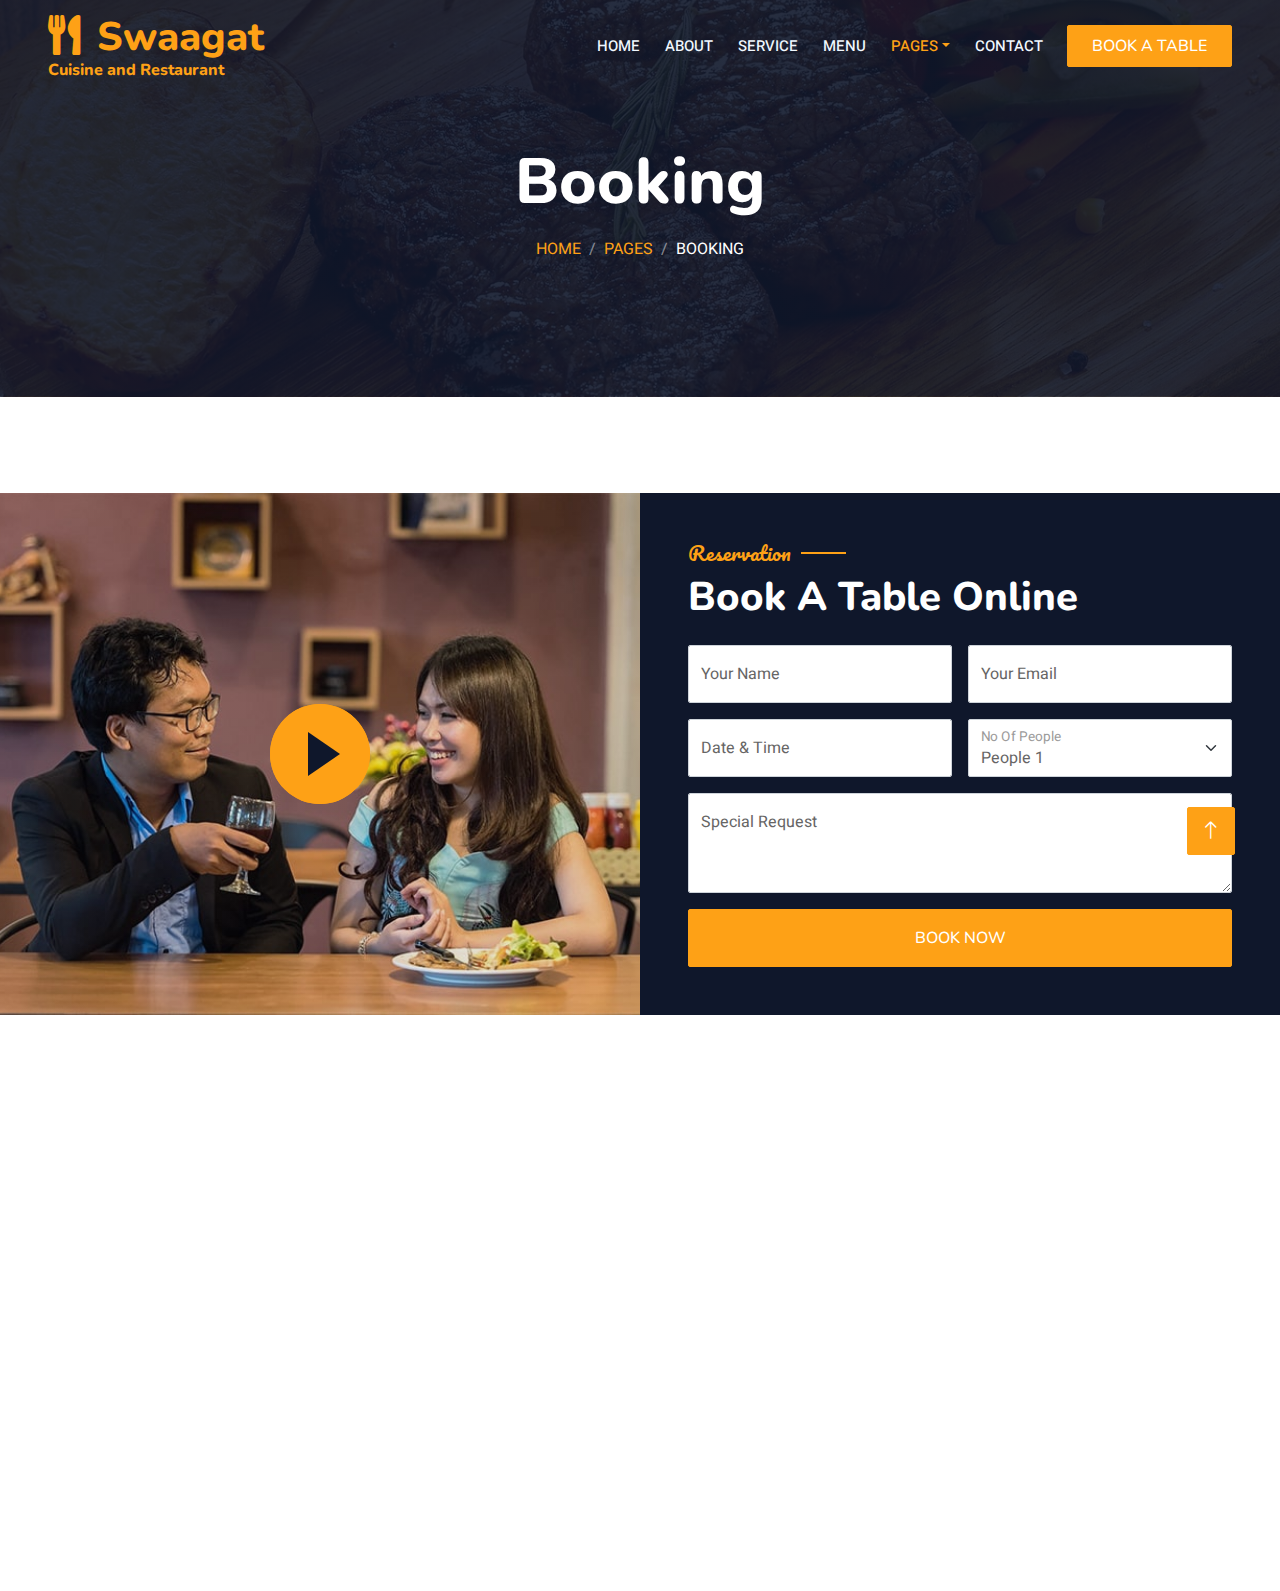
<file: restoran/booking.html>
<!DOCTYPE html>
<html lang="en">

<head>
    <meta charset="utf-8">
    <title>Swaagat- the leisure of fooding and eating</title>
    <meta content="width=device-width, initial-scale=1.0" name="viewport">
    <meta content="" name="keywords">
    <meta content="" name="description">

    <!-- Favicon -->
    <link href="img/favicon.ico" rel="icon">

    <!-- Google Web Fonts -->
    <link rel="preconnect" href="https://fonts.googleapis.com">
    <link rel="preconnect" href="https://fonts.gstatic.com" crossorigin>
    <link href="https://fonts.googleapis.com/css2?family=Heebo:wght@400;500;600&family=Nunito:wght@600;700;800&family=Pacifico&display=swap" rel="stylesheet">

    <!-- Icon Font Stylesheet -->
    <link href="https://cdnjs.cloudflare.com/ajax/libs/font-awesome/5.10.0/css/all.min.css" rel="stylesheet">
    <link href="https://cdn.jsdelivr.net/npm/bootstrap-icons@1.4.1/font/bootstrap-icons.css" rel="stylesheet">

    <!-- Libraries Stylesheet -->
    <link href="lib/animate/animate.min.css" rel="stylesheet">
    <link href="lib/owlcarousel/assets/owl.carousel.min.css" rel="stylesheet">
    <link href="lib/tempusdominus/css/tempusdominus-bootstrap-4.min.css" rel="stylesheet" />

    <!-- Customized Bootstrap Stylesheet -->
    <link href="css/bootstrap.min.css" rel="stylesheet">

    <!-- Template Stylesheet -->
    <link href="css/style.css" rel="stylesheet">
</head>

<body>
    <div class="container-xxl bg-white p-0">
        <!-- Spinner Start -->
        <div id="spinner" class="show bg-white position-fixed translate-middle w-100 vh-100 top-50 start-50 d-flex align-items-center justify-content-center">
            <div class="spinner-border text-primary" style="width: 3rem; height: 3rem;" role="status">
                <span class="sr-only">Loading...</span>
            </div>
        </div>
        <!-- Spinner End -->


        <!-- Navbar & Hero Start -->
        <div class="container-xxl position-relative p-0">
            <nav class="navbar navbar-expand-lg navbar-dark bg-dark px-4 px-lg-5 py-3 py-lg-0">
                <a href="" class="navbar-brand p-0">
                    <h1 class="text-primary m-0"><i class="fa fa-utensils me-3"></i>Swaagat</h1>
                    <h6 class="text-primary m-0">Cuisine and Restaurant</h6>
                    <!-- <img src="img/logo.png" alt="Logo"> -->
                </a>
                <button class="navbar-toggler" type="button" data-bs-toggle="collapse" data-bs-target="#navbarCollapse">
                    <span class="fa fa-bars"></span>
                </button>
                <div class="collapse navbar-collapse" id="navbarCollapse">
                    <div class="navbar-nav ms-auto py-0 pe-4">
                        <a href="index.html" class="nav-item nav-link">Home</a>
                        <a href="about.html" class="nav-item nav-link">About</a>
                        <a href="service.html" class="nav-item nav-link">Service</a>
                        <a href="menu.html" class="nav-item nav-link">Menu</a>
                        <div class="nav-item dropdown">
                            <a href="#" class="nav-link dropdown-toggle active" data-bs-toggle="dropdown">Pages</a>
                            <div class="dropdown-menu m-0">
                                <a href="booking.html" class="dropdown-item active">Booking</a>
                                <a href="team.html" class="dropdown-item">Our Team</a>
                                <a href="testimonial.html" class="dropdown-item">Testimonial</a>
                            </div>
                        </div>
                        <a href="contact.html" class="nav-item nav-link">Contact</a>
                    </div>
                    <a href="" class="btn btn-primary py-2 px-4">Book A Table</a>
                </div>
            </nav>

            <div class="container-xxl py-5 bg-dark hero-header mb-5">
                <div class="container text-center my-5 pt-5 pb-4">
                    <h1 class="display-3 text-white mb-3 animated slideInDown">Booking</h1>
                    <nav aria-label="breadcrumb">
                        <ol class="breadcrumb justify-content-center text-uppercase">
                            <li class="breadcrumb-item"><a href="#">Home</a></li>
                            <li class="breadcrumb-item"><a href="#">Pages</a></li>
                            <li class="breadcrumb-item text-white active" aria-current="page">Booking</li>
                        </ol>
                    </nav>
                </div>
            </div>
        </div>
        <!-- Navbar & Hero End -->


        <!-- Reservation Start -->
        <div class="container-xxl py-5 px-0 wow fadeInUp" data-wow-delay="0.1s">
            <div class="row g-0">
                <div class="col-md-6">
                    <div class="video">
                        <button type="button" class="btn-play" data-bs-toggle="modal" data-src="https://www.youtube.com/embed/DWRcNpR6Kdc" data-bs-target="#videoModal">
                            <span></span>
                        </button>
                    </div>
                </div>
                <div class="col-md-6 bg-dark d-flex align-items-center">
                    <div class="p-5 wow fadeInUp" data-wow-delay="0.2s">
                        <h5 class="section-title ff-secondary text-start text-primary fw-normal">Reservation</h5>
                        <h1 class="text-white mb-4">Book A Table Online</h1>
                        <form>
                            <div class="row g-3">
                                <div class="col-md-6">
                                    <div class="form-floating">
                                        <input type="text" class="form-control" id="name" placeholder="Your Name">
                                        <label for="name">Your Name</label>
                                    </div>
                                </div>
                                <div class="col-md-6">
                                    <div class="form-floating">
                                        <input type="email" class="form-control" id="email" placeholder="Your Email">
                                        <label for="email">Your Email</label>
                                    </div>
                                </div>
                                <div class="col-md-6">
                                    <div class="form-floating date" id="date3" data-target-input="nearest">
                                        <input type="text" class="form-control datetimepicker-input" id="datetime" placeholder="Date & Time" data-target="#date3" data-toggle="datetimepicker" />
                                        <label for="datetime">Date & Time</label>
                                    </div>
                                </div>
                                <div class="col-md-6">
                                    <div class="form-floating">
                                        <select class="form-select" id="select1">
                                          <option value="1">People 1</option>
                                          <option value="2">People 2</option>
                                          <option value="3">People 3</option>
                                        </select>
                                        <label for="select1">No Of People</label>
                                      </div>
                                </div>
                                <div class="col-12">
                                    <div class="form-floating">
                                        <textarea class="form-control" placeholder="Special Request" id="message" style="height: 100px"></textarea>
                                        <label for="message">Special Request</label>
                                    </div>
                                </div>
                                <div class="col-12">
                                    <button class="btn btn-primary w-100 py-3" type="submit">Book Now</button>
                                </div>
                            </div>
                        </form>
                    </div>
                </div>
            </div>
        </div>

        <div class="modal fade" id="videoModal" tabindex="-1" aria-labelledby="exampleModalLabel" aria-hidden="true">
            <div class="modal-dialog">
                <div class="modal-content rounded-0">
                    <div class="modal-header">
                        <h5 class="modal-title" id="exampleModalLabel">Youtube Video</h5>
                        <button type="button" class="btn-close" data-bs-dismiss="modal" aria-label="Close"></button>
                    </div>
                    <div class="modal-body">
                        <!-- 16:9 aspect ratio -->
                        <div class="ratio ratio-16x9">
                            <iframe class="embed-responsive-item" src="" id="video" allowfullscreen allowscriptaccess="always"
                                allow="autoplay"></iframe>
                        </div>
                    </div>
                </div>
            </div>
        </div>
        <!-- Reservation Start -->
        

        <!-- Footer Start -->
        <div class="container-fluid bg-dark text-light footer pt-5 mt-5 wow fadeIn" data-wow-delay="0.1s">
            <div class="container py-5">
                <div class="row g-5">
                    <div class="col-lg-3 col-md-6">
                        <h4 class="section-title ff-secondary text-start text-primary fw-normal mb-4">Company</h4>
                        <a class="btn btn-link" href="about.html">About Us</a>
                        <a class="btn btn-link" href="booking.html">Contact Us</a>
                        <a class="btn btn-link" href="booking.html">Reservation</a>
                        <a class="btn btn-link" href="privacypolicy.html">Privacy Policy</a>
                        <a class="btn btn-link" href="terms and conditions.html">Terms & Condition</a>
                    </div>
                    <div class="col-lg-3 col-md-6">
                        <h4 class="section-title ff-secondary text-start text-primary fw-normal mb-4">Contact</h4>
                        <p class="mb-2"><i class="fa fa-map-marker-alt me-3"></i>291/244, Nr. AgrawaaL Hall Sagwadi, Bhavnagar-364002, Gujarat, India</p>
                        <p class="mb-2"><i class="fa fa-phone-alt me-3"></i>+91-884-961-551-1</p>
                        <p class="mb-2"><i class="fa fa-envelope me-3"></i>creatoguild2024@gmail.com</p>
                        <div class="d-flex pt-2">
                            <a class="btn btn-outline-light btn-social" href="https://twitter.com/?lang=en"><i class="fab fa-twitter"></i></a>
                            <a class="btn btn-outline-light btn-social" href="https://www.facebook.com/"><i class="fab fa-facebook-f"></i></a>
                            <a class="btn btn-outline-light btn-social" href="https://www.youtube.com/"><i class="fab fa-youtube"></i></a>
                            <a class="btn btn-outline-light btn-social" href="https://in.linkedin.com/"><i class="fab fa-linkedin-in"></i></a>
                        </div>
                    </div>
                    <div class="col-lg-3 col-md-6">
                        <h4 class="section-title ff-secondary text-start text-primary fw-normal mb-4">Opening</h4>
                        <h5 class="text-light fw-normal">Monday - Saturday</h5>
                        <p>12PM - 10PM</p>
                        <h5 class="text-light fw-normal">Sunday</h5>
                        <p>11:30AM - 12PM</p>
                    </div>
                    <div class="col-lg-3 col-md-6">
                        <h4 class="section-title ff-secondary text-start text-primary fw-normal mb-4">Newsletter</h4>
                        <p>subscribe to our newsletter by entering your email and recieve daily menu nd routine from Swaagat</p>
                        <div class="position-relative mx-auto" style="max-width: 400px;">
                            <input class="form-control border-primary w-100 py-3 ps-4 pe-5" type="text" placeholder="Your email">
                            <button type="button" class="btn btn-primary py-2 position-absolute top-0 end-0 mt-2 me-2">Subscribe</button>
                        </div>
                    </div>
                </div>
            </div>
            <div class="container">
                <div class="copyright">
                    <div class="row">
                        <div class="col-md-6 text-center text-md-start mb-3 mb-md-0">
                            &copy; <a class="border-bottom" href="index.html">Swaagat Restaurant</a>, All Right Reserved. 
							
							<!--/*** This template is free as long as you keep the footer author’s credit link/attribution link/backlink. If you'd like to use the template without the footer author’s credit link/attribution link/backlink, you can purchase the Credit Removal License from "https://htmlcodex.com/credit-removal". Thank you for your support. ***/-->
							Designed By <a class="border-bottom" href="https://www.instagram.com/adityanath_jha23?igsh=ZjE5dG9mcWpkbmh2">Adityanath Jha</a><br><br>
                            
                        </div>
                        <div class="col-md-6 text-center text-md-end">
                            <div class="footer-menu">
                                <a href="index.html">Home</a>
                                <a href="https://www.completelydelicious.com/soft-chewy-chocolate-cookies/">Cookies</a>
                                <a href="terms and conditions.html">Help</a>
                                
                            </div>
                        </div>
                    </div>
                </div>
            </div>
        </div>
        <!-- Footer End -->


        <!-- Back to Top -->
        <a href="#" class="btn btn-lg btn-primary btn-lg-square back-to-top"><i class="bi bi-arrow-up"></i></a>
    </div>

    <!-- JavaScript Libraries -->
    <script src="https://code.jquery.com/jquery-3.4.1.min.js"></script>
    <script src="https://cdn.jsdelivr.net/npm/bootstrap@5.0.0/dist/js/bootstrap.bundle.min.js"></script>
    <script src="lib/wow/wow.min.js"></script>
    <script src="lib/easing/easing.min.js"></script>
    <script src="lib/waypoints/waypoints.min.js"></script>
    <script src="lib/counterup/counterup.min.js"></script>
    <script src="lib/owlcarousel/owl.carousel.min.js"></script>
    <script src="lib/tempusdominus/js/moment.min.js"></script>
    <script src="lib/tempusdominus/js/moment-timezone.min.js"></script>
    <script src="lib/tempusdominus/js/tempusdominus-bootstrap-4.min.js"></script>

    <!-- Template Javascript -->
    <script src="js/main.js"></script>
</body>

</html>
</file>
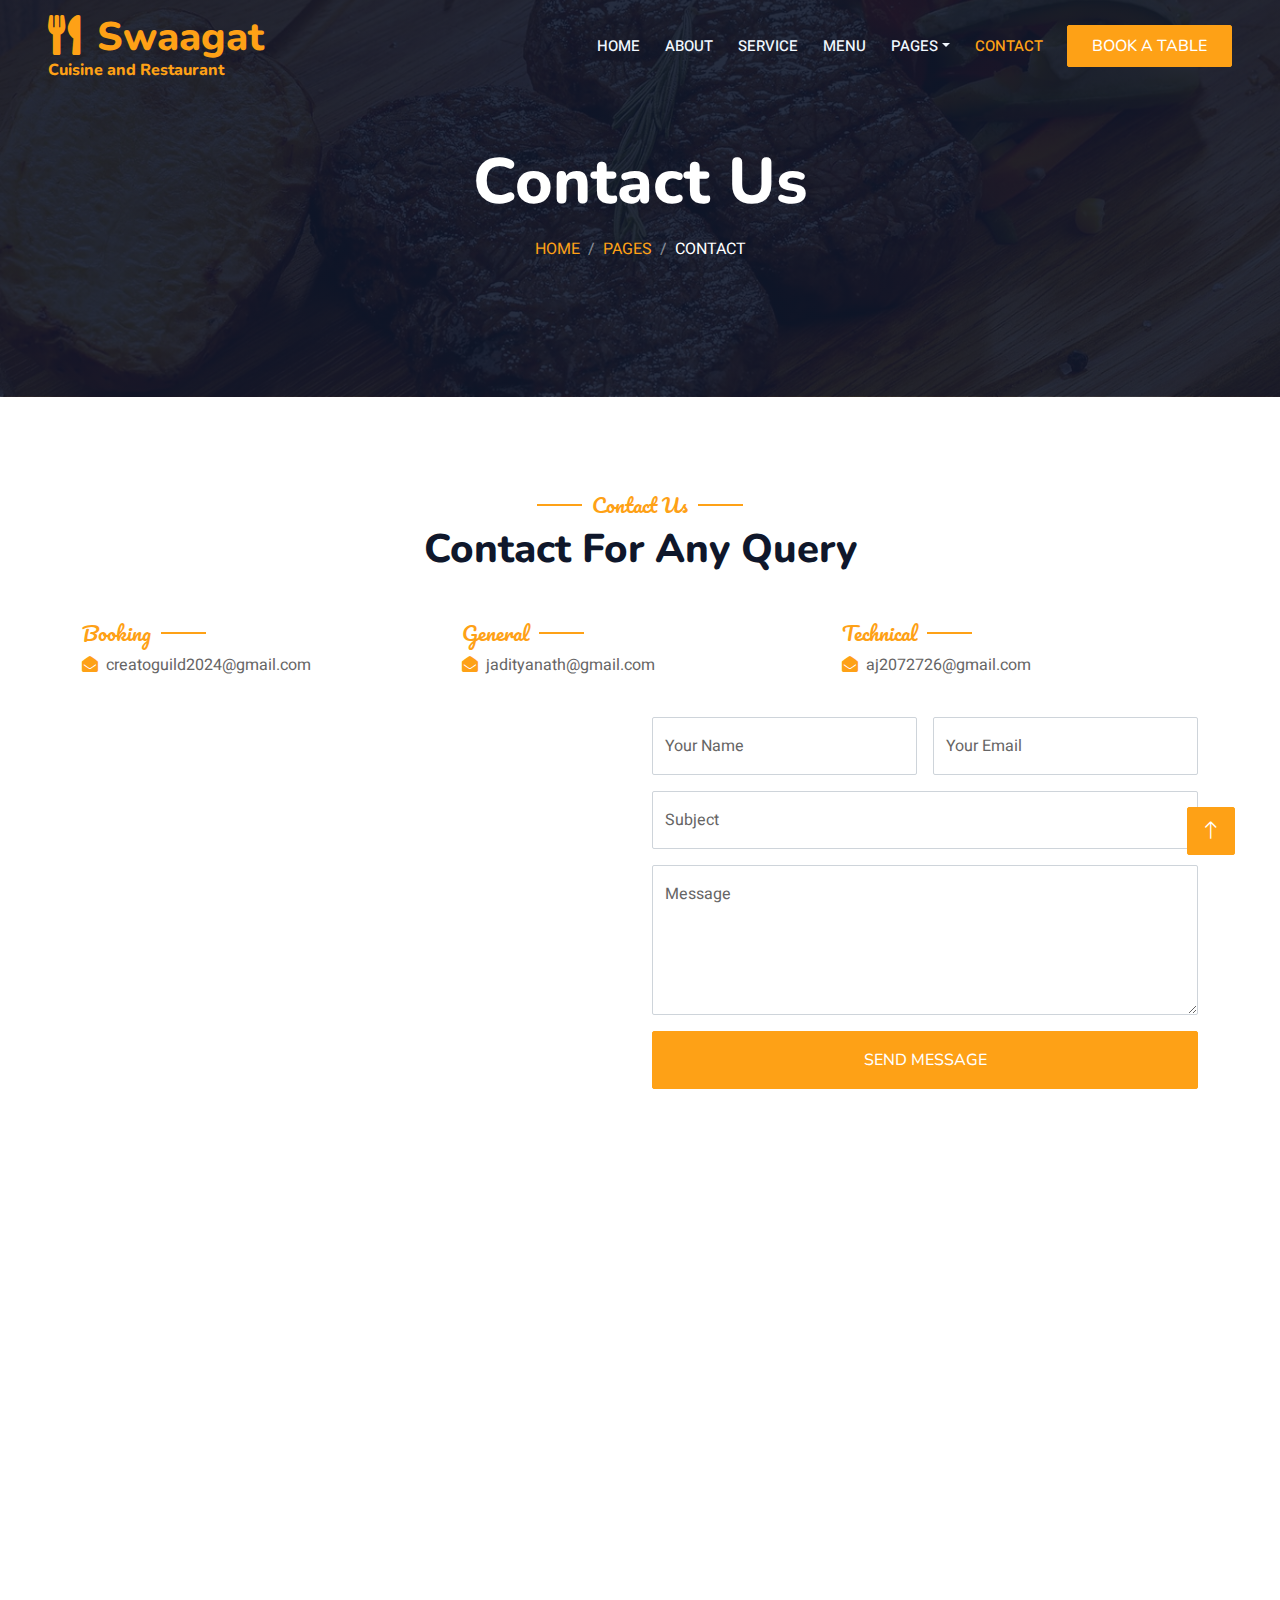
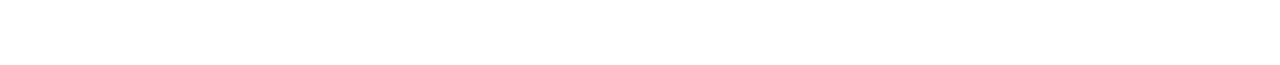
<file: restoran/contact.html>
<!DOCTYPE html>
<html lang="en">

<head>
    <meta charset="utf-8">
    <title>Swaagat- the leisure of fooding and eating</title>
    <meta content="width=device-width, initial-scale=1.0" name="viewport">
    <meta content="" name="keywords">
    <meta content="" name="description">

    <!-- Favicon -->
    <link href="img/favicon.ico" rel="icon">

    <!-- Google Web Fonts -->
    <link rel="preconnect" href="https://fonts.googleapis.com">
    <link rel="preconnect" href="https://fonts.gstatic.com" crossorigin>
    <link href="https://fonts.googleapis.com/css2?family=Heebo:wght@400;500;600&family=Nunito:wght@600;700;800&family=Pacifico&display=swap" rel="stylesheet">

    <!-- Icon Font Stylesheet -->
    <link href="https://cdnjs.cloudflare.com/ajax/libs/font-awesome/5.10.0/css/all.min.css" rel="stylesheet">
    <link href="https://cdn.jsdelivr.net/npm/bootstrap-icons@1.4.1/font/bootstrap-icons.css" rel="stylesheet">

    <!-- Libraries Stylesheet -->
    <link href="lib/animate/animate.min.css" rel="stylesheet">
    <link href="lib/owlcarousel/assets/owl.carousel.min.css" rel="stylesheet">
    <link href="lib/tempusdominus/css/tempusdominus-bootstrap-4.min.css" rel="stylesheet" />

    <!-- Customized Bootstrap Stylesheet -->
    <link href="css/bootstrap.min.css" rel="stylesheet">

    <!-- Template Stylesheet -->
    <link href="css/style.css" rel="stylesheet">
</head>

<body>
    <div class="container-xxl bg-white p-0">
        <!-- Spinner Start -->
        <div id="spinner" class="show bg-white position-fixed translate-middle w-100 vh-100 top-50 start-50 d-flex align-items-center justify-content-center">
            <div class="spinner-border text-primary" style="width: 3rem; height: 3rem;" role="status">
                <span class="sr-only">Loading...</span>
            </div>
        </div>
        <!-- Spinner End -->


        <!-- Navbar & Hero Start -->
        <div class="container-xxl position-relative p-0">
            <nav class="navbar navbar-expand-lg navbar-dark bg-dark px-4 px-lg-5 py-3 py-lg-0">
                <a href="" class="navbar-brand p-0">
                    <h1 class="text-primary m-0"><i class="fa fa-utensils me-3"></i>Swaagat</h1>
                    <h6 class="text-primary m-0">Cuisine and Restaurant</h6>
                    <!-- <img src="img/logo.png" alt="Logo"> -->
                </a>
                <button class="navbar-toggler" type="button" data-bs-toggle="collapse" data-bs-target="#navbarCollapse">
                    <span class="fa fa-bars"></span>
                </button>
                <div class="collapse navbar-collapse" id="navbarCollapse">
                    <div class="navbar-nav ms-auto py-0 pe-4">
                        <a href="index.html" class="nav-item nav-link">Home</a>
                        <a href="about.html" class="nav-item nav-link">About</a>
                        <a href="service.html" class="nav-item nav-link">Service</a>
                        <a href="menu.html" class="nav-item nav-link">Menu</a>
                        <div class="nav-item dropdown">
                            <a href="#" class="nav-link dropdown-toggle" data-bs-toggle="dropdown">Pages</a>
                            <div class="dropdown-menu m-0">
                                <a href="booking.html" class="dropdown-item">Booking</a>
                                <a href="team.html" class="dropdown-item">Our Team</a>
                                <a href="testimonial.html" class="dropdown-item">Testimonial</a>
                            </div>
                        </div>
                        <a href="contact.html" class="nav-item nav-link active">Contact</a>
                    </div>
                    <a href="" class="btn btn-primary py-2 px-4">Book A Table</a>
                </div>
            </nav>

            <div class="container-xxl py-5 bg-dark hero-header mb-5">
                <div class="container text-center my-5 pt-5 pb-4">
                    <h1 class="display-3 text-white mb-3 animated slideInDown">Contact Us</h1>
                    <nav aria-label="breadcrumb">
                        <ol class="breadcrumb justify-content-center text-uppercase">
                            <li class="breadcrumb-item"><a href="index.html">Home</a></li>
                            <li class="breadcrumb-item"><a href="#">Pages</a></li>
                            <li class="breadcrumb-item text-white active" aria-current="page">Contact</li>
                        </ol>
                    </nav>
                </div>
            </div>
        </div>
        <!-- Navbar & Hero End -->


        <!-- Contact Start -->
        <div class="container-xxl py-5">
            <div class="container">
                <div class="text-center wow fadeInUp" data-wow-delay="0.1s">
                    <h5 class="section-title ff-secondary text-center text-primary fw-normal">Contact Us</h5>
                    <h1 class="mb-5">Contact For Any Query</h1>
                </div>
                <div class="row g-4">
                    <div class="col-12">
                        <div class="row gy-4">
                            <div class="col-md-4">
                                <h5 class="section-title ff-secondary fw-normal text-start text-primary">Booking</h5>
                                <p><i class="fa fa-envelope-open text-primary me-2"></i>creatoguild2024@gmail.com</p>
                            </div>
                            <div class="col-md-4">
                                <h5 class="section-title ff-secondary fw-normal text-start text-primary">General</h5>
                                <p><i class="fa fa-envelope-open text-primary me-2"></i>jadityanath@gmail.com</p>
                            </div>
                            <div class="col-md-4">
                                <h5 class="section-title ff-secondary fw-normal text-start text-primary">Technical</h5>
                                <p><i class="fa fa-envelope-open text-primary me-2"></i>aj2072726@gmail.com</p>
                            </div>
                        </div>
                    </div>
                    <div class="col-md-6 wow fadeIn" data-wow-delay="0.1s">
                        <iframe class="position-relative rounded w-100 h-100"
                            src="https://www.google.com/maps/embed?pb=!1m18!1m12!1m3!1d3001156.4288297426!2d-78.01371936852176!3d42.72876761954724!2m3!1f0!2f0!3f0!3m2!1i1024!2i768!4f13.1!3m3!1m2!1s0x4ccc4bf0f123a5a9%3A0xddcfc6c1de189567!2sNew%20York%2C%20USA!5e0!3m2!1sen!2sbd!4v1603794290143!5m2!1sen!2sbd"
                            frameborder="0" style="min-height: 350px; border:0;" allowfullscreen="" aria-hidden="false"
                            tabindex="0"></iframe>
                    </div>
                    <div class="col-md-6">
                        <div class="wow fadeInUp" data-wow-delay="0.2s">
                            <form>
                                <div class="row g-3">
                                    <div class="col-md-6">
                                        <div class="form-floating">
                                            <input type="text" class="form-control" id="name" placeholder="Your Name">
                                            <label for="name">Your Name</label>
                                        </div>
                                    </div>
                                    <div class="col-md-6">
                                        <div class="form-floating">
                                            <input type="email" class="form-control" id="email" placeholder="Your Email">
                                            <label for="email">Your Email</label>
                                        </div>
                                    </div>
                                    <div class="col-12">
                                        <div class="form-floating">
                                            <input type="text" class="form-control" id="subject" placeholder="Subject">
                                            <label for="subject">Subject</label>
                                        </div>
                                    </div>
                                    <div class="col-12">
                                        <div class="form-floating">
                                            <textarea class="form-control" placeholder="Leave a message here" id="message" style="height: 150px"></textarea>
                                            <label for="message">Message</label>
                                        </div>
                                    </div>
                                    <div class="col-12">
                                        <button class="btn btn-primary w-100 py-3" type="submit">Send Message</button>
                                    </div>
                                </div>
                            </form>
                        </div>
                    </div>
                </div>
            </div>
        </div>
        <!-- Contact End -->


        <!-- Footer Start -->
        <div class="container-fluid bg-dark text-light footer pt-5 mt-5 wow fadeIn" data-wow-delay="0.1s">
            <div class="container py-5">
                <div class="row g-5">
                    <div class="col-lg-3 col-md-6">
                        <h4 class="section-title ff-secondary text-start text-primary fw-normal mb-4">Company</h4>
                        <a class="btn btn-link" href="about.html">About Us</a>
                        <a class="btn btn-link" href="booking.html">Contact Us</a>
                        <a class="btn btn-link" href="booking.html">Reservation</a>
                        <a class="btn btn-link" href="privacypolicy.html">Privacy Policy</a>
                        <a class="btn btn-link" href="terms and conditions.html">Terms & Condition</a>
                    </div>
                    <div class="col-lg-3 col-md-6">
                        <h4 class="section-title ff-secondary text-start text-primary fw-normal mb-4">Contact</h4>
                        <p class="mb-2"><i class="fa fa-map-marker-alt me-3"></i>291/244, Nr. AgrawaaL Hall Sagwadi, Bhavnagar-364002, Gujarat, India</p>
                        <p class="mb-2"><i class="fa fa-phone-alt me-3"></i>+91-884-961-551-1</p>
                        <p class="mb-2"><i class="fa fa-envelope me-3"></i>creatoguild2024@gmail.com</p>
                        <div class="d-flex pt-2">
                            <a class="btn btn-outline-light btn-social" href="https://twitter.com/?lang=en"><i class="fab fa-twitter"></i></a>
                            <a class="btn btn-outline-light btn-social" href="https://www.facebook.com/"><i class="fab fa-facebook-f"></i></a>
                            <a class="btn btn-outline-light btn-social" href="https://www.youtube.com/"><i class="fab fa-youtube"></i></a>
                            <a class="btn btn-outline-light btn-social" href="https://in.linkedin.com/"><i class="fab fa-linkedin-in"></i></a>
                        </div>
                    </div>
                    <div class="col-lg-3 col-md-6">
                        <h4 class="section-title ff-secondary text-start text-primary fw-normal mb-4">Opening</h4>
                        <h5 class="text-light fw-normal">Monday - Saturday</h5>
                        <p>12PM - 10PM</p>
                        <h5 class="text-light fw-normal">Sunday</h5>
                        <p>11:30AM - 12PM</p>
                    </div>
                    <div class="col-lg-3 col-md-6">
                        <h4 class="section-title ff-secondary text-start text-primary fw-normal mb-4">Newsletter</h4>
                        <p>subscribe to our newsletter by entering your email and recieve daily menu nd routine from Swaagat</p>
                        <div class="position-relative mx-auto" style="max-width: 400px;">
                            <input class="form-control border-primary w-100 py-3 ps-4 pe-5" type="text" placeholder="Your email">
                            <button type="button" class="btn btn-primary py-2 position-absolute top-0 end-0 mt-2 me-2">Subscribe</button>
                        </div>
                    </div>
                </div>
            </div>
            <div class="container">
                <div class="copyright">
                    <div class="row">
                        <div class="col-md-6 text-center text-md-start mb-3 mb-md-0">
                            &copy; <a class="border-bottom" href="index.html">Swaagat Restaurant</a>, All Right Reserved. 
							
							<!--/*** This template is free as long as you keep the footer author’s credit link/attribution link/backlink. If you'd like to use the template without the footer author’s credit link/attribution link/backlink, you can purchase the Credit Removal License from "https://htmlcodex.com/credit-removal". Thank you for your support. ***/-->
							Designed By <a class="border-bottom" href="https://www.instagram.com/adityanath_jha23?igsh=ZjE5dG9mcWpkbmh2">Adityanath Jha</a><br><br>
                            
                        </div>
                        <div class="col-md-6 text-center text-md-end">
                            <div class="footer-menu">
                                <a href="index.html">Home</a>
                                <a href="https://www.completelydelicious.com/soft-chewy-chocolate-cookies/">Cookies</a>
                                <a href="terms and conditions.html">Help</a>
                                
                            </div>
                        </div>
                    </div>
                </div>
            </div>
        </div>
        <!-- Footer End -->


        <!-- Back to Top -->
        <a href="#" class="btn btn-lg btn-primary btn-lg-square back-to-top"><i class="bi bi-arrow-up"></i></a>
    </div>

    <!-- JavaScript Libraries -->
    <script src="https://code.jquery.com/jquery-3.4.1.min.js"></script>
    <script src="https://cdn.jsdelivr.net/npm/bootstrap@5.0.0/dist/js/bootstrap.bundle.min.js"></script>
    <script src="lib/wow/wow.min.js"></script>
    <script src="lib/easing/easing.min.js"></script>
    <script src="lib/waypoints/waypoints.min.js"></script>
    <script src="lib/counterup/counterup.min.js"></script>
    <script src="lib/owlcarousel/owl.carousel.min.js"></script>
    <script src="lib/tempusdominus/js/moment.min.js"></script>
    <script src="lib/tempusdominus/js/moment-timezone.min.js"></script>
    <script src="lib/tempusdominus/js/tempusdominus-bootstrap-4.min.js"></script>

    <!-- Template Javascript -->
    <script src="js/main.js"></script>
</body>

</html>
</file>
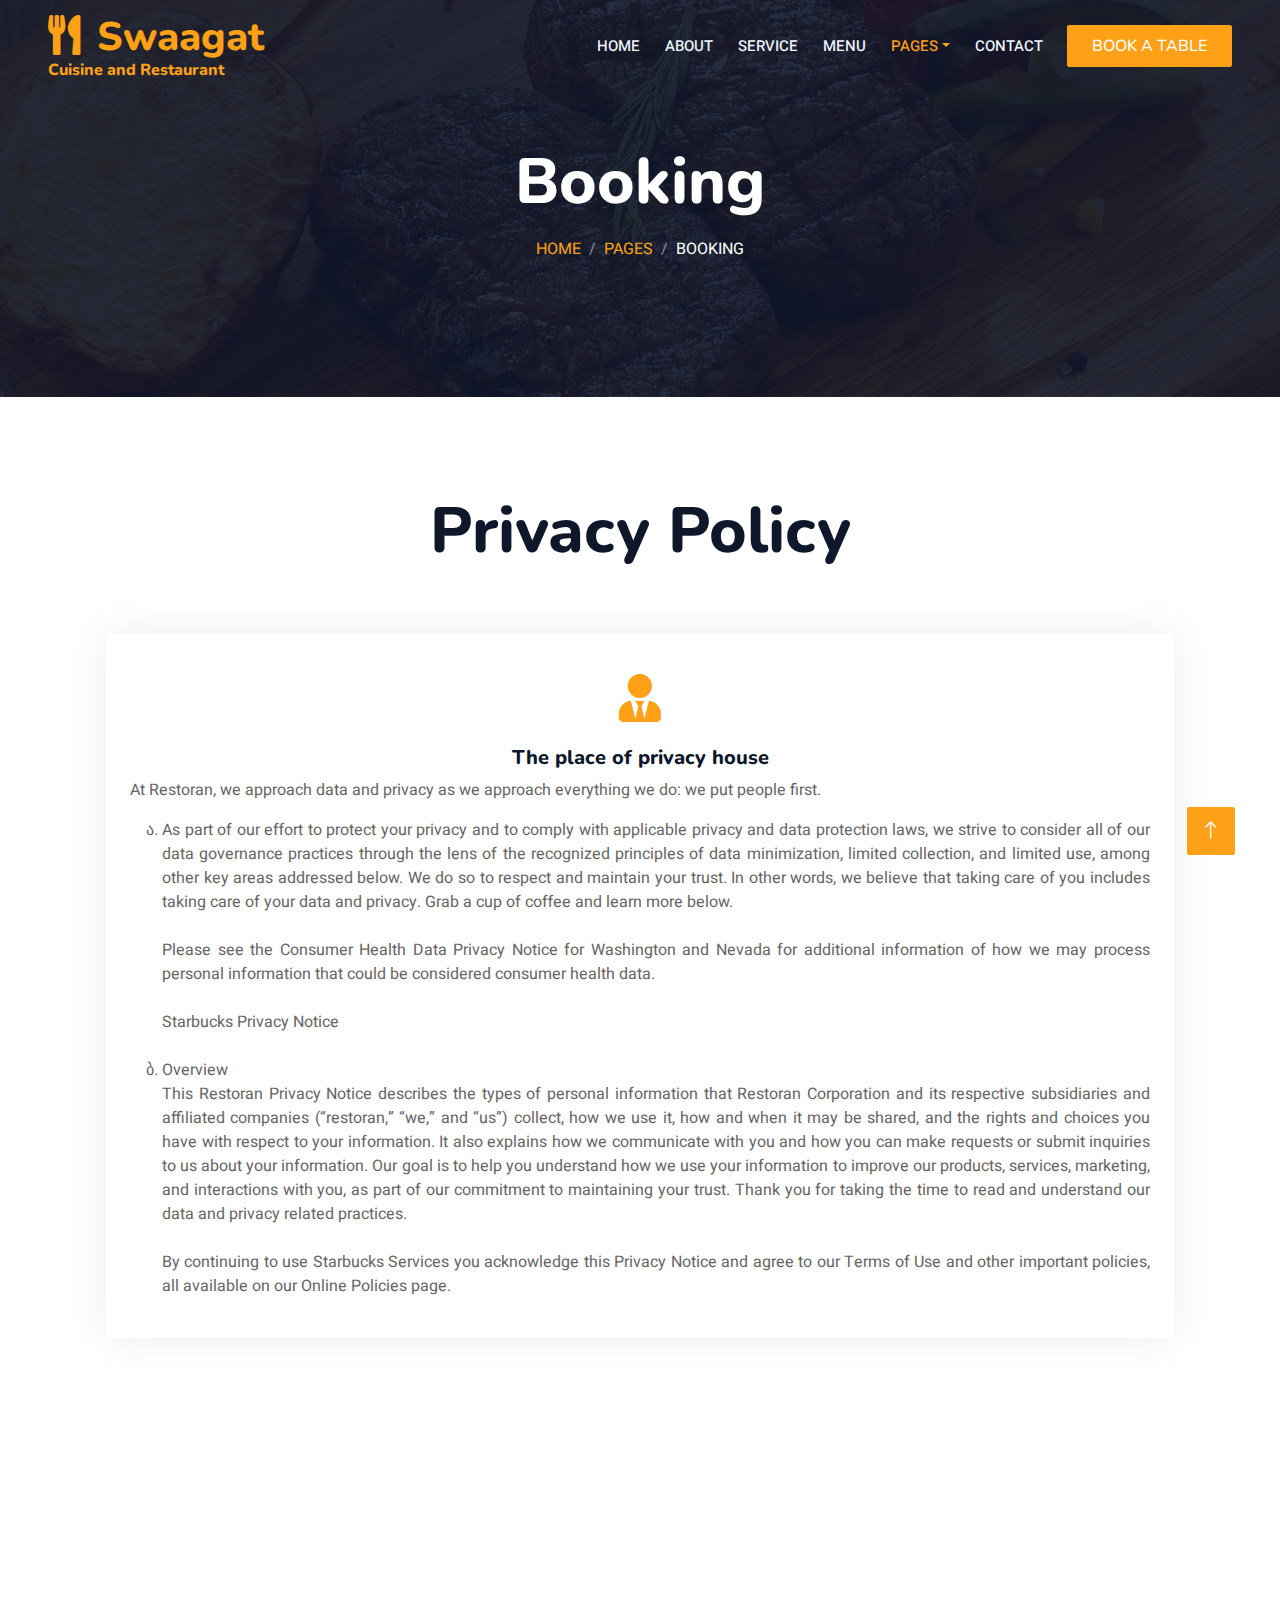
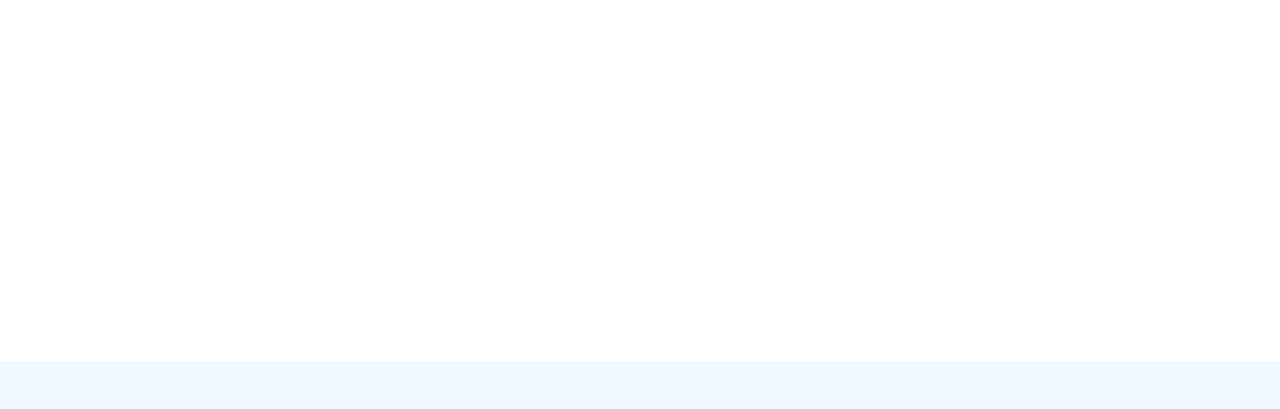
<file: restoran/privacypolicy.html>
<!DOCTYPE html>
<html lang="en">

<head>
    <meta charset="utf-8">
    <title>Swaagat- the leisure of fooding and eating</title>
    <meta content="width=device-width, initial-scale=1.0" name="viewport">
    <meta content="" name="keywords">
    <meta content="" name="description">

    <!-- Favicon -->
    <link href="img/favicon.ico" rel="icon">

    <!-- Google Web Fonts -->
    <link rel="preconnect" href="https://fonts.googleapis.com">
    <link rel="preconnect" href="https://fonts.gstatic.com" crossorigin>
    <link href="https://fonts.googleapis.com/css2?family=Heebo:wght@400;500;600&family=Nunito:wght@600;700;800&family=Pacifico&display=swap" rel="stylesheet">

    <!-- Icon Font Stylesheet -->
    <link href="https://cdnjs.cloudflare.com/ajax/libs/font-awesome/5.10.0/css/all.min.css" rel="stylesheet">
    <link href="https://cdn.jsdelivr.net/npm/bootstrap-icons@1.4.1/font/bootstrap-icons.css" rel="stylesheet">

    <!-- Libraries Stylesheet -->
    <link href="lib/animate/animate.min.css" rel="stylesheet">
    <link href="lib/owlcarousel/assets/owl.carousel.min.css" rel="stylesheet">
    <link href="lib/tempusdominus/css/tempusdominus-bootstrap-4.min.css" rel="stylesheet" />

    <!-- Customized Bootstrap Stylesheet -->
    <link href="css/bootstrap.min.css" rel="stylesheet">

    <!-- Template Stylesheet -->
    <link href="css/style.css" rel="stylesheet">
</head>

<body>
    <div class="container-xxl bg-white p-0">
        <!-- Spinner Start -->
        <div id="spinner" class="show bg-white position-fixed translate-middle w-100 vh-100 top-50 start-50 d-flex align-items-center justify-content-center">
            <div class="spinner-border text-primary" style="width: 3rem; height: 3rem;" role="status">
                <span class="sr-only">Loading...</span>
            </div>
        </div>
        <!-- Spinner End -->


        <!-- Navbar & Hero Start -->
        <div class="container-xxl position-relative p-0">
            <nav class="navbar navbar-expand-lg navbar-dark bg-dark px-4 px-lg-5 py-3 py-lg-0">
                <a href="" class="navbar-brand p-0">
                    <h1 class="text-primary m-0"><i class="fa fa-utensils me-3"></i>Swaagat</h1>
                    <h6 class="text-primary m-0">Cuisine and Restaurant</h6>
                    <!-- <img src="img/logo.png" alt="Logo"> -->
                </a>
                <button class="navbar-toggler" type="button" data-bs-toggle="collapse" data-bs-target="#navbarCollapse">
                    <span class="fa fa-bars"></span>
                </button>
                <div class="collapse navbar-collapse" id="navbarCollapse">
                    <div class="navbar-nav ms-auto py-0 pe-4">
                        <a href="index.html" class="nav-item nav-link">Home</a>
                        <a href="about.html" class="nav-item nav-link">About</a>
                        <a href="service.html" class="nav-item nav-link">Service</a>
                        <a href="menu.html" class="nav-item nav-link">Menu</a>
                        <div class="nav-item dropdown">
                            <a href="#" class="nav-link dropdown-toggle active" data-bs-toggle="dropdown">Pages</a>
                            <div class="dropdown-menu m-0">
                                <a href="booking.html" class="dropdown-item active">Booking</a>
                                <a href="team.html" class="dropdown-item">Our Team</a>
                                <a href="testimonial.html" class="dropdown-item">Testimonial</a>
                            </div>
                        </div>
                        <a href="contact.html" class="nav-item nav-link">Contact</a>
                    </div>
                    <a href="" class="btn btn-primary py-2 px-4">Book A Table</a>
                </div>
            </nav>

            <div class="container-xxl py-5 bg-dark hero-header mb-5">
                <div class="container text-center my-5 pt-5 pb-4">
                    <h1 class="display-3 text-white mb-3 animated slideInDown">Booking</h1>
                    <nav aria-label="breadcrumb">
                        <ol class="breadcrumb justify-content-center text-uppercase">
                            <li class="breadcrumb-item"><a href="#">Home</a></li>
                            <li class="breadcrumb-item"><a href="#">Pages</a></li>
                            <li class="breadcrumb-item text-white active" aria-current="page">Booking</li>
                        </ol>
                    </nav>
                </div>
            </div>
        </div>
        <!-- Navbar & Hero End -->


        <!-- Reservation Start -->
        <div class="container text-center my-5 pt-5 pb-4">
            <h1 class="display-3  mb-3 animated slideInDown">Privacy Policy</h1>
                 <div class="container py-5">
                     <div class="container center">
                         <div class="row g-4">
                             <div class="col-lg-12 col-sm-6 wow fadeInUp" data-wow-delay="0.1s" >
                                 <div class="service-item rounded pt-3">
                                     <div class="p-4">
                                         <i class="fa fa-3x fa-user-tie text-primary mb-4"></i>
                                         <h5>The place of privacy house</h5>
                                         <p style="text-align: justify;">At Restoran, we approach data and privacy as we approach everything we do: we put people first. <br>
                                         <ul style="list-style:georgian; text-align: justify;">

                                             <li>
                                                 As part of our effort to protect your privacy and to comply with applicable privacy and data protection laws, we strive to consider all of our data governance practices through the lens of the recognized principles of data minimization, limited collection, and limited use, among other key areas addressed below. We do so to respect and maintain your trust. In other words, we believe that taking care of you includes taking care of your data and privacy. Grab a cup of coffee and learn more below.
                                                     
                                            </li>
                                             <br>
                                            Please see the Consumer Health Data Privacy Notice for Washington and Nevada for additional information of how we may process personal information that could be considered consumer health data.
                                             <br><br>
                                             Starbucks Privacy Notice <br><br>
                                            <li>Overview
                                                <br>
                                                This Restoran Privacy Notice describes the types of personal information that Restoran Corporation and its respective subsidiaries and affiliated companies (“restoran,” “we,” and “us”) collect, how we use it, how and when it may be shared, and the rights and choices you have with respect to your information. It also explains how we communicate with you and how you can make requests or submit inquiries to us about your information. Our goal is to help you understand how we use your information to improve our products, services, marketing, and interactions with you, as part of our commitment to maintaining your trust. Thank you for taking the time to read and understand our data and privacy related practices.
                                            </li> 
                                            <br>
                                             By continuing to use Starbucks Services you acknowledge this Privacy Notice and agree to our Terms of Use and other important policies, all available on our Online Policies page.
                                         </ul>
                                        </p>
                                     </div>
                                 </div>
                             </div>
                         </div>
                     </div>
             
        <!-- Reservation Start -->
        

        <!-- Footer Start -->
        <div class="container-fluid bg-dark text-light footer pt-5 mt-5 wow fadeIn" data-wow-delay="0.1s">
            <div class="container py-5">
                <div class="row g-5">
                    <div class="col-lg-3 col-md-6">
                        <h4 class="section-title ff-secondary text-start text-primary fw-normal mb-4">Company</h4>
                        <a class="btn btn-link" href="about.html">About Us</a>
                        <a class="btn btn-link" href="booking.html">Contact Us</a>
                        <a class="btn btn-link" href="booking.html">Reservation</a>
                        <a class="btn btn-link" href="privacypolicy.html">Privacy Policy</a>
                        <a class="btn btn-link" href="terms and conditions.html">Terms & Condition</a>
                    </div>
                    <div class="col-lg-3 col-md-6">
                        <h4 class="section-title ff-secondary text-start text-primary fw-normal mb-4">Contact</h4>
                        <p class="mb-2"><i class="fa fa-map-marker-alt me-3"></i>291/244, Nr. AgrawaaL Hall Sagwadi, Bhavnagar-364002, Gujarat, India</p>
                        <p class="mb-2"><i class="fa fa-phone-alt me-3"></i>+91-884-961-551-1</p>
                        <p class="mb-2"><i class="fa fa-envelope me-3"></i>creatoguild2024@gmail.com</p>
                        <div class="d-flex pt-2">
                            <a class="btn btn-outline-light btn-social" href="https://twitter.com/?lang=en"><i class="fab fa-twitter"></i></a>
                            <a class="btn btn-outline-light btn-social" href="https://www.facebook.com/"><i class="fab fa-facebook-f"></i></a>
                            <a class="btn btn-outline-light btn-social" href="https://www.youtube.com/"><i class="fab fa-youtube"></i></a>
                            <a class="btn btn-outline-light btn-social" href="https://in.linkedin.com/"><i class="fab fa-linkedin-in"></i></a>
                        </div>
                    </div>
                    <div class="col-lg-3 col-md-6">
                        <h4 class="section-title ff-secondary text-start text-primary fw-normal mb-4">Opening</h4>
                        <h5 class="text-light fw-normal">Monday - Saturday</h5>
                        <p>12PM - 10PM</p>
                        <h5 class="text-light fw-normal">Sunday</h5>
                        <p>11:30AM - 12PM</p>
                    </div>
                    <div class="col-lg-3 col-md-6">
                        <h4 class="section-title ff-secondary text-start text-primary fw-normal mb-4">Newsletter</h4>
                        <p>subscribe to our newsletter by entering your email and recieve daily menu nd routine from Swaagat</p>
                        <div class="position-relative mx-auto" style="max-width: 400px;">
                            <input class="form-control border-primary w-100 py-3 ps-4 pe-5" type="text" placeholder="Your email">
                            <button type="button" class="btn btn-primary py-2 position-absolute top-0 end-0 mt-2 me-2">Subscribe</button>
                        </div>
                    </div>
                </div>
            </div>
            <div class="container">
                <div class="copyright">
                    <div class="row">
                        <div class="col-md-6 text-center text-md-start mb-3 mb-md-0">
                            &copy; <a class="border-bottom" href="index.html">Swaagat Restaurant</a>, All Right Reserved. 
							
							<!--/*** This template is free as long as you keep the footer author’s credit link/attribution link/backlink. If you'd like to use the template without the footer author’s credit link/attribution link/backlink, you can purchase the Credit Removal License from "https://htmlcodex.com/credit-removal". Thank you for your support. ***/-->
							Designed By <a class="border-bottom" href="https://www.instagram.com/adityanath_jha23?igsh=ZjE5dG9mcWpkbmh2">Adityanath Jha</a><br><br>
                            
                        </div>
                        <div class="col-md-6 text-center text-md-end">
                            <div class="footer-menu">
                                <a href="index.html">Home</a>
                                <a href="https://www.completelydelicious.com/soft-chewy-chocolate-cookies/">Cookies</a>
                                <a href="terms and conditions.html">Help</a>
                                
                            </div>
                        </div>
                    </div>
                </div>
            </div>
        </div>
        <!-- Footer End -->


        <!-- Back to Top -->
        <a href="#" class="btn btn-lg btn-primary btn-lg-square back-to-top"><i class="bi bi-arrow-up"></i></a>
    </div>

    <!-- JavaScript Libraries -->
    <script src="https://code.jquery.com/jquery-3.4.1.min.js"></script>
    <script src="https://cdn.jsdelivr.net/npm/bootstrap@5.0.0/dist/js/bootstrap.bundle.min.js"></script>
    <script src="lib/wow/wow.min.js"></script>
    <script src="lib/easing/easing.min.js"></script>
    <script src="lib/waypoints/waypoints.min.js"></script>
    <script src="lib/counterup/counterup.min.js"></script>
    <script src="lib/owlcarousel/owl.carousel.min.js"></script>
    <script src="lib/tempusdominus/js/moment.min.js"></script>
    <script src="lib/tempusdominus/js/moment-timezone.min.js"></script>
    <script src="lib/tempusdominus/js/tempusdominus-bootstrap-4.min.js"></script>

    <!-- Template Javascript -->
    <script src="js/main.js"></script>
</body>

</html>
</file>
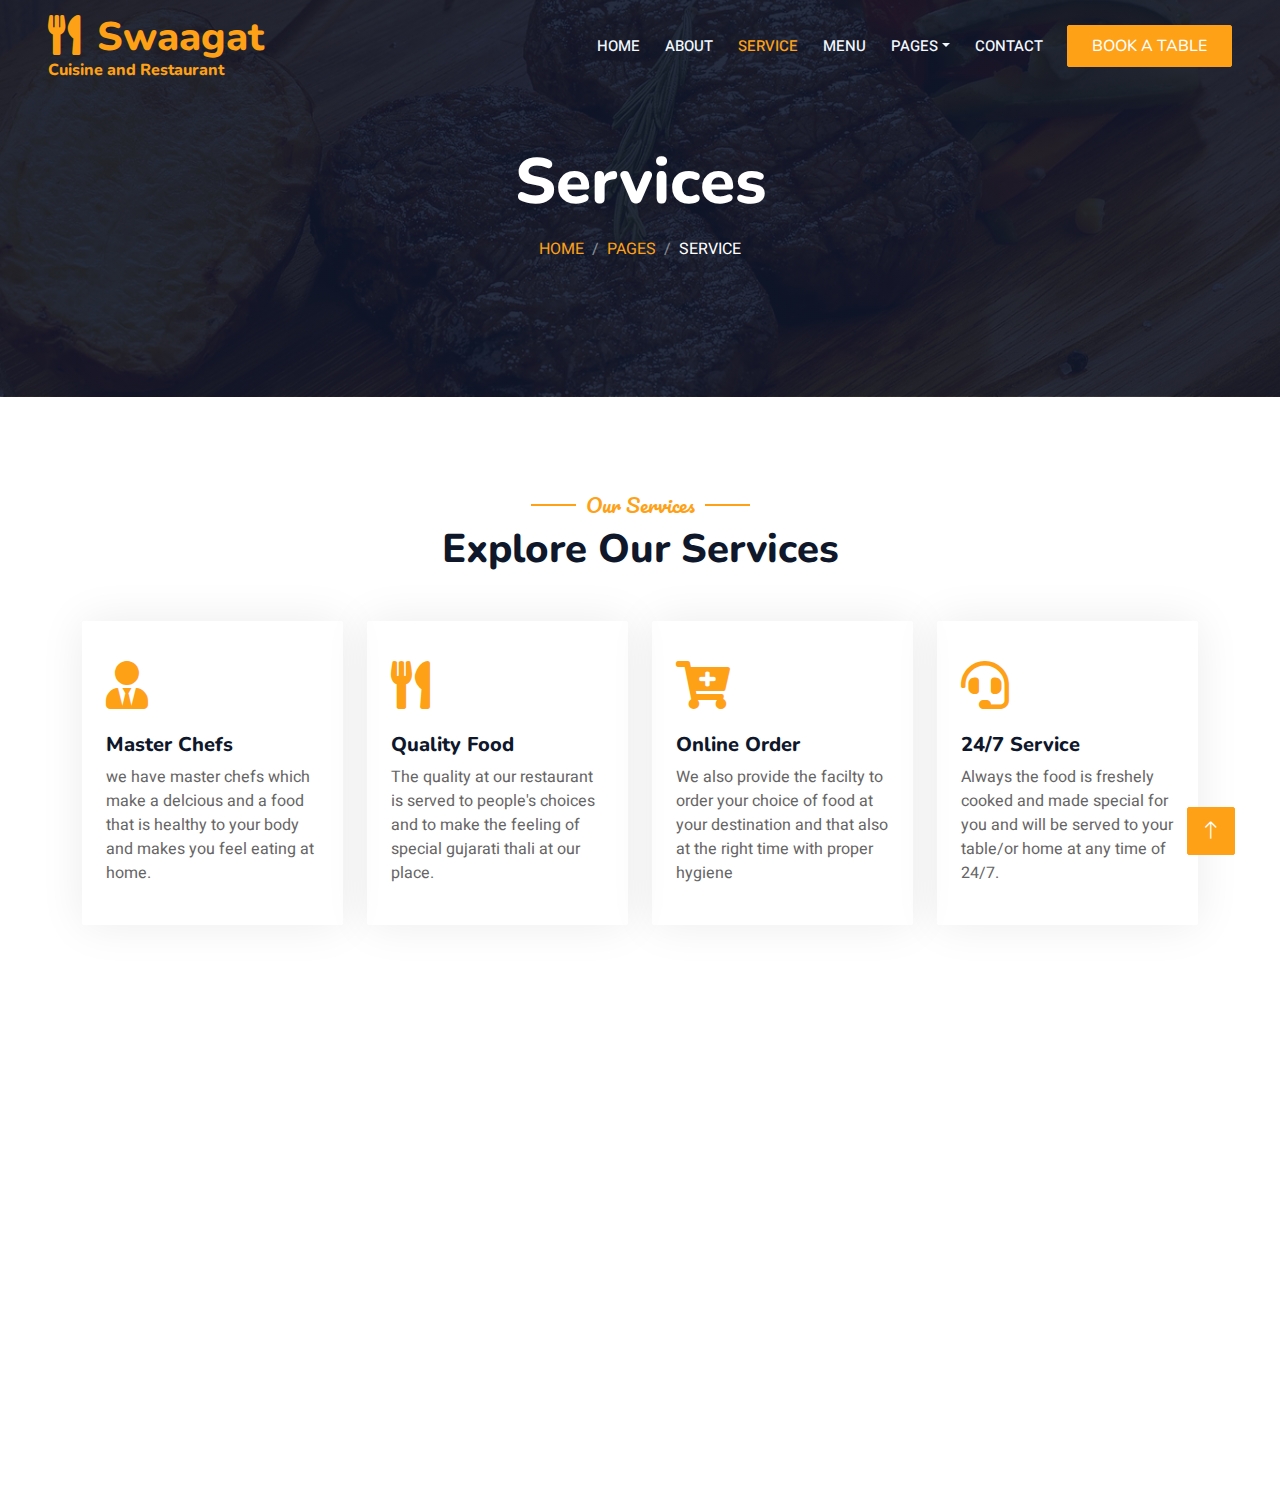
<file: restoran/service.html>
<!DOCTYPE html>
<html lang="en">

<head>
    <meta charset="utf-8">
    <title>Swaagat- The leisure of fooding and eating</title>
    <meta content="width=device-width, initial-scale=1.0" name="viewport">
    <meta content="" name="keywords">
    <meta content="" name="description">

    <!-- Favicon -->
    <link href="img/favicon.ico" rel="icon">

    <!-- Google Web Fonts -->
    <link rel="preconnect" href="https://fonts.googleapis.com">
    <link rel="preconnect" href="https://fonts.gstatic.com" crossorigin>
    <link href="https://fonts.googleapis.com/css2?family=Heebo:wght@400;500;600&family=Nunito:wght@600;700;800&family=Pacifico&display=swap" rel="stylesheet">

    <!-- Icon Font Stylesheet -->
    <link href="https://cdnjs.cloudflare.com/ajax/libs/font-awesome/5.10.0/css/all.min.css" rel="stylesheet">
    <link href="https://cdn.jsdelivr.net/npm/bootstrap-icons@1.4.1/font/bootstrap-icons.css" rel="stylesheet">

    <!-- Libraries Stylesheet -->
    <link href="lib/animate/animate.min.css" rel="stylesheet">
    <link href="lib/owlcarousel/assets/owl.carousel.min.css" rel="stylesheet">
    <link href="lib/tempusdominus/css/tempusdominus-bootstrap-4.min.css" rel="stylesheet" />

    <!-- Customized Bootstrap Stylesheet -->
    <link href="css/bootstrap.min.css" rel="stylesheet">

    <!-- Template Stylesheet -->
    <link href="css/style.css" rel="stylesheet">
</head>

<body>
    <div class="container-xxl bg-white p-0">
        <!-- Spinner Start -->
        <div id="spinner" class="show bg-white position-fixed translate-middle w-100 vh-100 top-50 start-50 d-flex align-items-center justify-content-center">
            <div class="spinner-border text-primary" style="width: 3rem; height: 3rem;" role="status">
                <span class="sr-only">Loading...</span>
            </div>
        </div>
        <!-- Spinner End -->


        <!-- Navbar & Hero Start -->
        <div class="container-xxl position-relative p-0">
            <nav class="navbar navbar-expand-lg navbar-dark bg-dark px-4 px-lg-5 py-3 py-lg-0">
                <a href="" class="navbar-brand p-0">
                    <h1 class="text-primary m-0"><i class="fa fa-utensils me-3"></i>Swaagat</h1>
                    <h6 class="text-primary m-0">Cuisine and Restaurant</h6>
                    <!-- <img src="img/logo.png" alt="Logo"> -->
                </a>
                <button class="navbar-toggler" type="button" data-bs-toggle="collapse" data-bs-target="#navbarCollapse">
                    <span class="fa fa-bars"></span>
                </button>
                <div class="collapse navbar-collapse" id="navbarCollapse">
                    <div class="navbar-nav ms-auto py-0 pe-4">
                        <a href="index.html" class="nav-item nav-link">Home</a>
                        <a href="about.html" class="nav-item nav-link">About</a>
                        <a href="service.html" class="nav-item nav-link active">Service</a>
                        <a href="menu.html" class="nav-item nav-link">Menu</a>
                        <div class="nav-item dropdown">
                            <a href="#" class="nav-link dropdown-toggle" data-bs-toggle="dropdown">Pages</a>
                            <div class="dropdown-menu m-0">
                                <a href="booking.html" class="dropdown-item">Booking</a>
                                <a href="team.html" class="dropdown-item">Our Team</a>
                                <a href="testimonial.html" class="dropdown-item">Testimonial</a>
                            </div>
                        </div>
                        <a href="contact.html" class="nav-item nav-link">Contact</a>
                    </div>
                    <a href="booking.html" class="btn btn-primary py-2 px-4">Book A Table</a>
                </div>
            </nav>

            <div class="container-xxl py-5 bg-dark hero-header mb-5">
                <div class="container text-center my-5 pt-5 pb-4">
                    <h1 class="display-3 text-white mb-3 animated slideInDown">Services</h1>
                    <nav aria-label="breadcrumb">
                        <ol class="breadcrumb justify-content-center text-uppercase">
                            <li class="breadcrumb-item"><a href="index.html">Home</a></li>
                            <li class="breadcrumb-item"><a href="#">Pages</a></li>
                            <li class="breadcrumb-item text-white active" aria-current="page">Service</li>
                        </ol>
                    </nav>
                </div>
            </div>
        </div>
        <!-- Navbar & Hero End -->


        <!-- Service Start -->
        <div class="container-xxl py-5">
            <div class="container">
                <div class="text-center wow fadeInUp" data-wow-delay="0.1s">
                    <h5 class="section-title ff-secondary text-center text-primary fw-normal">Our Services</h5>
                    <h1 class="mb-5">Explore Our Services</h1>
                </div>
                <div class="row g-4">
                    <div class="col-lg-3 col-sm-6 wow fadeInUp" data-wow-delay="0.1s">
                        <div class="service-item rounded pt-3">
                            <div class="p-4">
                                <i class="fa fa-3x fa-user-tie text-primary mb-4"></i>
                                <h5>Master Chefs</h5>
                                <p>we have master chefs which make a delcious and a food that is healthy to your body and makes you feel eating at home.</p>
                            </div>
                        </div>
                    </div>
                    <div class="col-lg-3 col-sm-6 wow fadeInUp" data-wow-delay="0.3s">
                        <div class="service-item rounded pt-3">
                            <div class="p-4">
                                <i class="fa fa-3x fa-utensils text-primary mb-4"></i>
                                <h5>Quality Food</h5>
                                <p>The quality at our restaurant is served to people's choices and to make the feeling of special gujarati thali at our place.</p>
                            </div>
                        </div>
                    </div>
                    <div class="col-lg-3 col-sm-6 wow fadeInUp" data-wow-delay="0.5s">
                        <div class="service-item rounded pt-3">
                            <div class="p-4">
                                <i class="fa fa-3x fa-cart-plus text-primary mb-4"></i>
                                <h5>Online Order</h5>
                                <p>We also provide the facilty to order your choice of food at your destination and that also at the right time with proper hygiene</p>
                            </div>
                        </div>
                    </div>
                    <div class="col-lg-3 col-sm-6 wow fadeInUp" data-wow-delay="0.7s">
                        <div class="service-item rounded pt-3">
                            <div class="p-4">
                                <i class="fa fa-3x fa-headset text-primary mb-4"></i>
                                <h5>24/7 Service</h5>
                                <p>Always the food is freshely cooked and made special for you and will be served to your table/or home at any time of 24/7.</p>
                            </div>
                        </div>
                    </div>
                    
                </div>
            </div>
        </div>
        <!-- Service End -->
        

        <!-- Footer Start -->
        <div class="container-fluid bg-dark text-light footer pt-5 mt-5 wow fadeIn" data-wow-delay="0.1s">
            <div class="container py-5">
                <div class="row g-5">
                    <div class="col-lg-3 col-md-6">
                        <h4 class="section-title ff-secondary text-start text-primary fw-normal mb-4">Company</h4>
                        <a class="btn btn-link" href="about.html">About Us</a>
                        <a class="btn btn-link" href="booking.html">Contact Us</a>
                        <a class="btn btn-link" href="booking.html">Reservation</a>
                        <a class="btn btn-link" href="privacypolicy.html">Privacy Policy</a>
                        <a class="btn btn-link" href="terms and conditions.html">Terms & Condition</a>
                    </div>
                    <div class="col-lg-3 col-md-6">
                        <h4 class="section-title ff-secondary text-start text-primary fw-normal mb-4">Contact</h4>
                        <p class="mb-2"><i class="fa fa-map-marker-alt me-3"></i>291/244, Nr. AgrawaaL Hall Sagwadi, Bhavnagar-364002, Gujarat, India</p>
                        <p class="mb-2"><i class="fa fa-phone-alt me-3"></i>+91-884-961-551-1</p>
                        <p class="mb-2"><i class="fa fa-envelope me-3"></i>creatoguild2024@gmail.com</p>
                        <div class="d-flex pt-2">
                            <a class="btn btn-outline-light btn-social" href="https://twitter.com/?lang=en"><i class="fab fa-twitter"></i></a>
                            <a class="btn btn-outline-light btn-social" href="https://www.facebook.com/"><i class="fab fa-facebook-f"></i></a>
                            <a class="btn btn-outline-light btn-social" href="https://www.youtube.com/"><i class="fab fa-youtube"></i></a>
                            <a class="btn btn-outline-light btn-social" href="https://in.linkedin.com/"><i class="fab fa-linkedin-in"></i></a>
                        </div>
                    </div>
                    <div class="col-lg-3 col-md-6">
                        <h4 class="section-title ff-secondary text-start text-primary fw-normal mb-4">Opening</h4>
                        <h5 class="text-light fw-normal">Monday - Saturday</h5>
                        <p>12PM - 10PM</p>
                        <h5 class="text-light fw-normal">Sunday</h5>
                        <p>11:30AM - 12PM</p>
                    </div>
                    <div class="col-lg-3 col-md-6">
                        <h4 class="section-title ff-secondary text-start text-primary fw-normal mb-4">Newsletter</h4>
                        <p>subscribe to our newsletter by entering your email and recieve daily menu nd routine from Swaagat</p>
                        <div class="position-relative mx-auto" style="max-width: 400px;">
                            <input class="form-control border-primary w-100 py-3 ps-4 pe-5" type="text" placeholder="Your email">
                            <button type="button" class="btn btn-primary py-2 position-absolute top-0 end-0 mt-2 me-2">Subscribe</button>
                        </div>
                    </div>
                </div>
            </div>
            <div class="container">
                <div class="copyright">
                    <div class="row">
                        <div class="col-md-6 text-center text-md-start mb-3 mb-md-0">
                            &copy; <a class="border-bottom" href="index.html">Swaagat Restaurant</a>, All Right Reserved. 
							
							<!--/*** This template is free as long as you keep the footer author’s credit link/attribution link/backlink. If you'd like to use the template without the footer author’s credit link/attribution link/backlink, you can purchase the Credit Removal License from "https://htmlcodex.com/credit-removal". Thank you for your support. ***/-->
							Designed By <a class="border-bottom" href="https://www.instagram.com/adityanath_jha23?igsh=ZjE5dG9mcWpkbmh2">Adityanath Jha</a><br><br>
                            
                        </div>
                        <div class="col-md-6 text-center text-md-end">
                            <div class="footer-menu">
                                <a href="index.html">Home</a>
                                <a href="https://www.completelydelicious.com/soft-chewy-chocolate-cookies/">Cookies</a>
                                <a href="terms and conditions.html">Help</a>
                                
                            </div>
                        </div>
                    </div>
                </div>
            </div>
        </div>
        <!-- Footer End -->


        <!-- Back to Top -->
        <a href="#" class="btn btn-lg btn-primary btn-lg-square back-to-top"><i class="bi bi-arrow-up"></i></a>
    </div>

    <!-- JavaScript Libraries -->
    <script src="https://code.jquery.com/jquery-3.4.1.min.js"></script>
    <script src="https://cdn.jsdelivr.net/npm/bootstrap@5.0.0/dist/js/bootstrap.bundle.min.js"></script>
    <script src="lib/wow/wow.min.js"></script>
    <script src="lib/easing/easing.min.js"></script>
    <script src="lib/waypoints/waypoints.min.js"></script>
    <script src="lib/counterup/counterup.min.js"></script>
    <script src="lib/owlcarousel/owl.carousel.min.js"></script>
    <script src="lib/tempusdominus/js/moment.min.js"></script>
    <script src="lib/tempusdominus/js/moment-timezone.min.js"></script>
    <script src="lib/tempusdominus/js/tempusdominus-bootstrap-4.min.js"></script>

    <!-- Template Javascript -->
    <script src="js/main.js"></script>
</body>

</html>
</file>
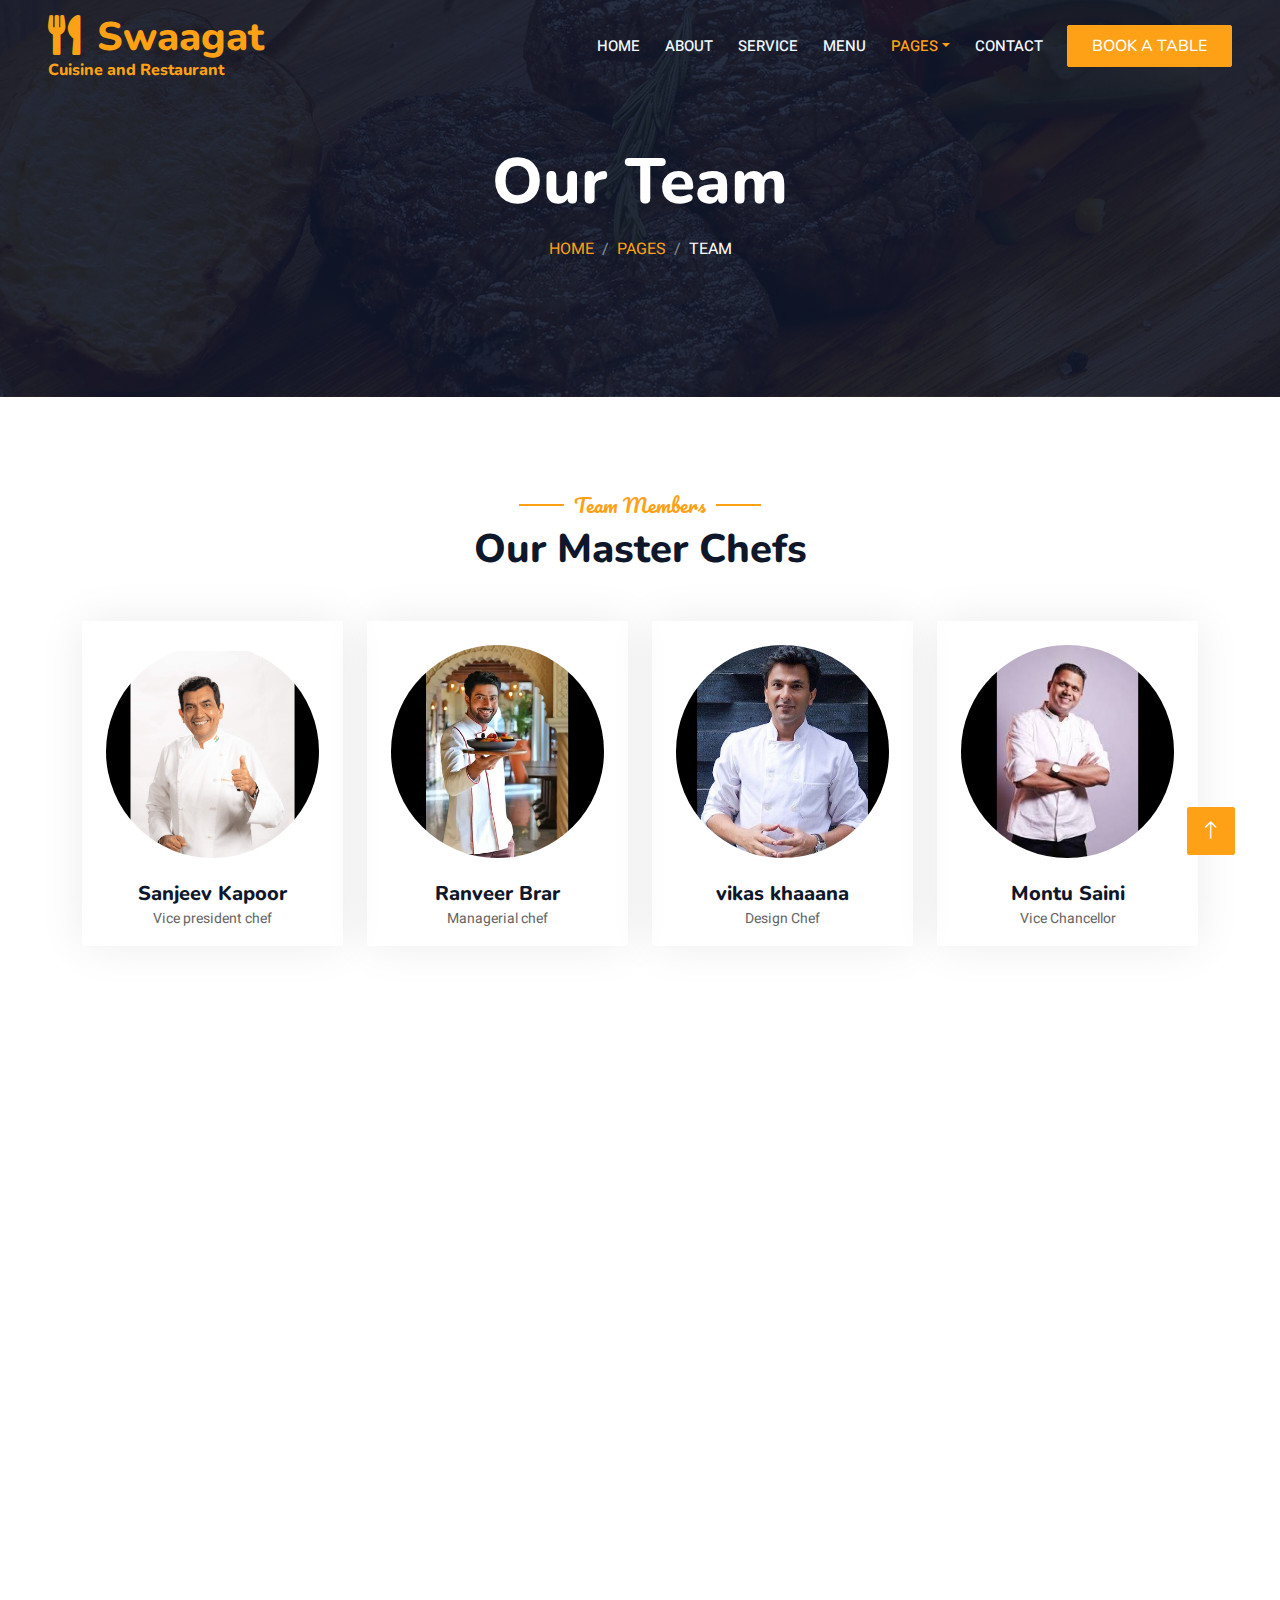
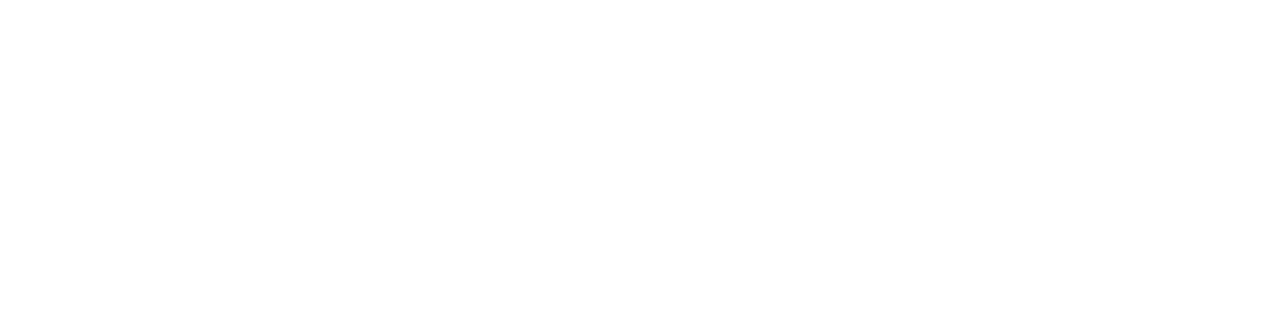
<file: restoran/team.html>
<!DOCTYPE html>
<html lang="en">

<head>
    <meta charset="utf-8">
    <title>Swaagat- the leisure of fooding and eating</title>
    <meta content="width=device-width, initial-scale=1.0" name="viewport">
    <meta content="" name="keywords">
    <meta content="" name="description">

    <!-- Favicon -->
    <link href="img/favicon.ico" rel="icon">

    <!-- Google Web Fonts -->
    <link rel="preconnect" href="https://fonts.googleapis.com">
    <link rel="preconnect" href="https://fonts.gstatic.com" crossorigin>
    <link href="https://fonts.googleapis.com/css2?family=Heebo:wght@400;500;600&family=Nunito:wght@600;700;800&family=Pacifico&display=swap" rel="stylesheet">

    <!-- Icon Font Stylesheet -->
    <link href="https://cdnjs.cloudflare.com/ajax/libs/font-awesome/5.10.0/css/all.min.css" rel="stylesheet">
    <link href="https://cdn.jsdelivr.net/npm/bootstrap-icons@1.4.1/font/bootstrap-icons.css" rel="stylesheet">

    <!-- Libraries Stylesheet -->
    <link href="lib/animate/animate.min.css" rel="stylesheet">
    <link href="lib/owlcarousel/assets/owl.carousel.min.css" rel="stylesheet">
    <link href="lib/tempusdominus/css/tempusdominus-bootstrap-4.min.css" rel="stylesheet" />

    <!-- Customized Bootstrap Stylesheet -->
    <link href="css/bootstrap.min.css" rel="stylesheet">

    <!-- Template Stylesheet -->
    <link href="css/style.css" rel="stylesheet">
</head>

<body>
    <div class="container-xxl bg-white p-0">
        <!-- Spinner Start -->
        <div id="spinner" class="show bg-white position-fixed translate-middle w-100 vh-100 top-50 start-50 d-flex align-items-center justify-content-center">
            <div class="spinner-border text-primary" style="width: 3rem; height: 3rem;" role="status">
                <span class="sr-only">Loading...</span>
            </div>
        </div>
        <!-- Spinner End -->


        <!-- Navbar & Hero Start -->
        <div class="container-xxl position-relative p-0">
            <nav class="navbar navbar-expand-lg navbar-dark bg-dark px-4 px-lg-5 py-3 py-lg-0">
                <a href="" class="navbar-brand p-0">
                    <h1 class="text-primary m-0"><i class="fa fa-utensils me-3"></i>Swaagat</h1>
                    <h6 class="text-primary m-0">Cuisine and Restaurant</h6>
                    <!-- <img src="img/logo.png" alt="Logo"> -->
                </a>
                <button class="navbar-toggler" type="button" data-bs-toggle="collapse" data-bs-target="#navbarCollapse">
                    <span class="fa fa-bars"></span>
                </button>
                <div class="collapse navbar-collapse" id="navbarCollapse">
                    <div class="navbar-nav ms-auto py-0 pe-4">
                        <a href="index.html" class="nav-item nav-link">Home</a>
                        <a href="about.html" class="nav-item nav-link">About</a>
                        <a href="service.html" class="nav-item nav-link">Service</a>
                        <a href="menu.html" class="nav-item nav-link">Menu</a>
                        <div class="nav-item dropdown">
                            <a href="#" class="nav-link dropdown-toggle active" data-bs-toggle="dropdown">Pages</a>
                            <div class="dropdown-menu m-0">
                                <a href="booking.html" class="dropdown-item">Booking</a>
                                <a href="team.html" class="dropdown-item active">Our Team</a>
                                <a href="testimonial.html" class="dropdown-item">Testimonial</a>
                            </div>
                        </div>
                        <a href="contact.html" class="nav-item nav-link">Contact</a>
                    </div>
                    <a href="" class="btn btn-primary py-2 px-4">Book A Table</a>
                </div>
            </nav>

            <div class="container-xxl py-5 bg-dark hero-header mb-5">
                <div class="container text-center my-5 pt-5 pb-4">
                    <h1 class="display-3 text-white mb-3 animated slideInDown">Our Team</h1>
                    <nav aria-label="breadcrumb">
                        <ol class="breadcrumb justify-content-center text-uppercase">
                            <li class="breadcrumb-item"><a href="#">Home</a></li>
                            <li class="breadcrumb-item"><a href="#">Pages</a></li>
                            <li class="breadcrumb-item text-white active" aria-current="page">Team</li>
                        </ol>
                    </nav>
                </div>
            </div>
        </div>
        <!-- Navbar & Hero End -->


        <!-- Team Start -->
        <div class="container-xxl pt-5 pb-3">
            <div class="container">
                <div class="text-center wow fadeInUp" data-wow-delay="0.1s">
                    <h5 class="section-title ff-secondary text-center text-primary fw-normal">Team Members</h5>
                    <h1 class="mb-5">Our Master Chefs</h1>
                </div>
                <div class="row g-4">
                    <div class="col-lg-3 col-md-6 wow fadeInUp" data-wow-delay="0.1s">
                        <div class="team-item text-center rounded overflow-hidden">
                            <div class="rounded-circle overflow-hidden m-4">
                                <img class="img-fluid" src="img/sanjeev kapor.png" alt="">
                            </div>
                            <h5 class="mb-0">Sanjeev Kapoor</h5>
                            <small>Vice president chef</small>
                            <div class="d-flex justify-content-center mt-3">
                                <a class="btn btn-square btn-primary mx-1" href=""><i class="fab fa-facebook-f"></i></a>
                                <a class="btn btn-square btn-primary mx-1" href=""><i class="fab fa-twitter"></i></a>
                                <a class="btn btn-square btn-primary mx-1" href=""><i class="fab fa-instagram"></i></a>
                            </div>
                        </div>
                    </div>
                    <div class="col-lg-3 col-md-6 wow fadeInUp" data-wow-delay="0.3s">
                        <div class="team-item text-center rounded overflow-hidden">
                            <div class="rounded-circle overflow-hidden m-4">
                                <img class="img-fluid" src="img/ranveer brar.webp" alt="">
                            </div>
                            <h5 class="mb-0">Ranveer Brar</h5>
                            <small>Managerial chef</small>
                            <div class="d-flex justify-content-center mt-3">
                                <a class="btn btn-square btn-primary mx-1" href=""><i class="fab fa-facebook-f"></i></a>
                                <a class="btn btn-square btn-primary mx-1" href=""><i class="fab fa-twitter"></i></a>
                                <a class="btn btn-square btn-primary mx-1" href=""><i class="fab fa-instagram"></i></a>
                            </div>
                        </div>
                    </div>
                    <div class="col-lg-3 col-md-6 wow fadeInUp" data-wow-delay="0.5s">
                        <div class="team-item text-center rounded overflow-hidden">
                            <div class="rounded-circle overflow-hidden m-4">
                                <img class="img-fluid" src="img/vikas kha.jpeg" alt="">
                            </div>
                            <h5 class="mb-0">vikas khaaana</h5>
                            <small>Design Chef</small>
                            <div class="d-flex justify-content-center mt-3">
                                <a class="btn btn-square btn-primary mx-1" href=""><i class="fab fa-facebook-f"></i></a>
                                <a class="btn btn-square btn-primary mx-1" href=""><i class="fab fa-twitter"></i></a>
                                <a class="btn btn-square btn-primary mx-1" href=""><i class="fab fa-instagram"></i></a>
                            </div>
                        </div>
                    </div>
                    <div class="col-lg-3 col-md-6 wow fadeInUp" data-wow-delay="0.7s">
                        <div class="team-item text-center rounded overflow-hidden">
                            <div class="rounded-circle overflow-hidden m-4">
                                <img class="img-fluid" src="img/montu saini.jpg" alt="">
                            </div>
                            <h5 class="mb-0">Montu Saini</h5>
                            <small>Vice Chancellor</small>
                            <div class="d-flex justify-content-center mt-3">
                                <a class="btn btn-square btn-primary mx-1" href=""><i class="fab fa-facebook-f"></i></a>
                                <a class="btn btn-square btn-primary mx-1" href=""><i class="fab fa-twitter"></i></a>
                                <a class="btn btn-square btn-primary mx-1" href=""><i class="fab fa-instagram"></i></a>
                            </div>
                        </div>
                    </div>
                    <div class="col-lg-3 col-md-6 wow fadeInUp" data-wow-delay="0.1s">
                        <div class="team-item text-center rounded overflow-hidden">
                            <div class="rounded-circle overflow-hidden m-4">
                                <img class="img-fluid" src="img/anjum anand.jpg" alt="">
                            </div>
                            <h5 class="mb-0">Anjum Anand</h5>
                            <small>Designation</small>
                            <div class="d-flex justify-content-center mt-3">
                                <a class="btn btn-square btn-primary mx-1" href=""><i class="fab fa-facebook-f"></i></a>
                                <a class="btn btn-square btn-primary mx-1" href=""><i class="fab fa-twitter"></i></a>
                                <a class="btn btn-square btn-primary mx-1" href=""><i class="fab fa-instagram"></i></a>
                            </div>
                        </div>
                    </div>
                    <div class="col-lg-3 col-md-6 wow fadeInUp" data-wow-delay="0.3s">
                        <div class="team-item text-center rounded overflow-hidden">
                            <div class="rounded-circle overflow-hidden m-4">
                                <img class="img-fluid" src="img/Aarti-Sequeira.jpg" alt="">
                            </div>
                            <h5 class="mb-0">Aarti Sequeira</h5>
                            <small>Assistant Chef</small>
                            <div class="d-flex justify-content-center mt-3">
                                <a class="btn btn-square btn-primary mx-1" href=""><i class="fab fa-facebook-f"></i></a>
                                <a class="btn btn-square btn-primary mx-1" href=""><i class="fab fa-twitter"></i></a>
                                <a class="btn btn-square btn-primary mx-1" href=""><i class="fab fa-instagram"></i></a>
                            </div>
                        </div>
                    </div>
                    <div class="col-lg-3 col-md-6 wow fadeInUp" data-wow-delay="0.5s">
                        <div class="team-item text-center rounded overflow-hidden">
                            <div class="rounded-circle overflow-hidden m-4">
                                <img class="img-fluid" src="img/hari nayak.jpg" alt="">
                            </div>
                            <h5 class="mb-0">Hari Nayak</h5>
                            <small>Assistant Chef</small>
                            <div class="d-flex justify-content-center mt-3">
                                <a class="btn btn-square btn-primary mx-1" href=""><i class="fab fa-facebook-f"></i></a>
                                <a class="btn btn-square btn-primary mx-1" href=""><i class="fab fa-twitter"></i></a>
                                <a class="btn btn-square btn-primary mx-1" href=""><i class="fab fa-instagram"></i></a>
                            </div>
                        </div>
                    </div>
                    <div class="col-lg-3 col-md-6 wow fadeInUp" data-wow-delay="0.7s">
                        <div class="team-item text-center rounded overflow-hidden">
                            <div class="rounded-circle overflow-hidden m-4">
                                <img class="img-fluid" src="img/vineet bhatia.jpg" alt="">
                            </div>
                            <h5 class="mb-0">Vineet Bhatia</h5>
                            <small>assistant chef</small>
                            <div class="d-flex justify-content-center mt-3">
                                <a class="btn btn-square btn-primary mx-1" href=""><i class="fab fa-facebook-f"></i></a>
                                <a class="btn btn-square btn-primary mx-1" href=""><i class="fab fa-twitter"></i></a>
                                <a class="btn btn-square btn-primary mx-1" href=""><i class="fab fa-instagram"></i></a>
                            </div>
                        </div>
                    </div>
                </div>
            </div>
        </div>
        <!-- Team End -->
        

        <!-- Footer Start -->
        <div class="container-fluid bg-dark text-light footer pt-5 mt-5 wow fadeIn" data-wow-delay="0.1s">
            <div class="container py-5">
                <div class="row g-5">
                    <div class="col-lg-3 col-md-6">
                        <h4 class="section-title ff-secondary text-start text-primary fw-normal mb-4">Company</h4>
                        <a class="btn btn-link" href="about.html">About Us</a>
                        <a class="btn btn-link" href="booking.html">Contact Us</a>
                        <a class="btn btn-link" href="booking.html">Reservation</a>
                        <a class="btn btn-link" href="privacypolicy.html">Privacy Policy</a>
                        <a class="btn btn-link" href="terms and conditions.html">Terms & Condition</a>
                    </div>
                    <div class="col-lg-3 col-md-6">
                        <h4 class="section-title ff-secondary text-start text-primary fw-normal mb-4">Contact</h4>
                        <p class="mb-2"><i class="fa fa-map-marker-alt me-3"></i>291/244, Nr. AgrawaaL Hall Sagwadi, Bhavnagar-364002, Gujarat, India</p>
                        <p class="mb-2"><i class="fa fa-phone-alt me-3"></i>+91-884-961-551-1</p>
                        <p class="mb-2"><i class="fa fa-envelope me-3"></i>creatoguild2024@gmail.com</p>
                        <div class="d-flex pt-2">
                            <a class="btn btn-outline-light btn-social" href="https://twitter.com/?lang=en"><i class="fab fa-twitter"></i></a>
                            <a class="btn btn-outline-light btn-social" href="https://www.facebook.com/"><i class="fab fa-facebook-f"></i></a>
                            <a class="btn btn-outline-light btn-social" href="https://www.youtube.com/"><i class="fab fa-youtube"></i></a>
                            <a class="btn btn-outline-light btn-social" href="https://in.linkedin.com/"><i class="fab fa-linkedin-in"></i></a>
                        </div>
                    </div>
                    <div class="col-lg-3 col-md-6">
                        <h4 class="section-title ff-secondary text-start text-primary fw-normal mb-4">Opening</h4>
                        <h5 class="text-light fw-normal">Monday - Saturday</h5>
                        <p>12PM - 10PM</p>
                        <h5 class="text-light fw-normal">Sunday</h5>
                        <p>11:30AM - 12PM</p>
                    </div>
                    <div class="col-lg-3 col-md-6">
                        <h4 class="section-title ff-secondary text-start text-primary fw-normal mb-4">Newsletter</h4>
                        <p>subscribe to our newsletter by entering your email and recieve daily menu nd routine from Swaagat</p>
                        <div class="position-relative mx-auto" style="max-width: 400px;">
                            <input class="form-control border-primary w-100 py-3 ps-4 pe-5" type="text" placeholder="Your email">
                            <button type="button" class="btn btn-primary py-2 position-absolute top-0 end-0 mt-2 me-2">Subscribe</button>
                        </div>
                    </div>
                </div>
            </div>
            <div class="container">
                <div class="copyright">
                    <div class="row">
                        <div class="col-md-6 text-center text-md-start mb-3 mb-md-0">
                            &copy; <a class="border-bottom" href="index.html">Swaagat Restaurant</a>, All Right Reserved. 
							
							<!--/*** This template is free as long as you keep the footer author’s credit link/attribution link/backlink. If you'd like to use the template without the footer author’s credit link/attribution link/backlink, you can purchase the Credit Removal License from "https://htmlcodex.com/credit-removal". Thank you for your support. ***/-->
							Designed By <a class="border-bottom" href="https://www.instagram.com/adityanath_jha23?igsh=ZjE5dG9mcWpkbmh2">Adityanath Jha</a><br><br>
                            
                        </div>
                        <div class="col-md-6 text-center text-md-end">
                            <div class="footer-menu">
                                <a href="index.html">Home</a>
                                <a href="https://www.completelydelicious.com/soft-chewy-chocolate-cookies/">Cookies</a>
                                <a href="terms and conditions.html">Help</a>
                                
                            </div>
                        </div>
                    </div>
                </div>
            </div>
        </div>
        <!-- Footer End -->


        <!-- Back to Top -->
        <a href="#" class="btn btn-lg btn-primary btn-lg-square back-to-top"><i class="bi bi-arrow-up"></i></a>
    </div>

    <!-- JavaScript Libraries -->
    <script src="https://code.jquery.com/jquery-3.4.1.min.js"></script>
    <script src="https://cdn.jsdelivr.net/npm/bootstrap@5.0.0/dist/js/bootstrap.bundle.min.js"></script>
    <script src="lib/wow/wow.min.js"></script>
    <script src="lib/easing/easing.min.js"></script>
    <script src="lib/waypoints/waypoints.min.js"></script>
    <script src="lib/counterup/counterup.min.js"></script>
    <script src="lib/owlcarousel/owl.carousel.min.js"></script>
    <script src="lib/tempusdominus/js/moment.min.js"></script>
    <script src="lib/tempusdominus/js/moment-timezone.min.js"></script>
    <script src="lib/tempusdominus/js/tempusdominus-bootstrap-4.min.js"></script>

    <!-- Template Javascript -->
    <script src="js/main.js"></script>
</body>

</html>
</file>
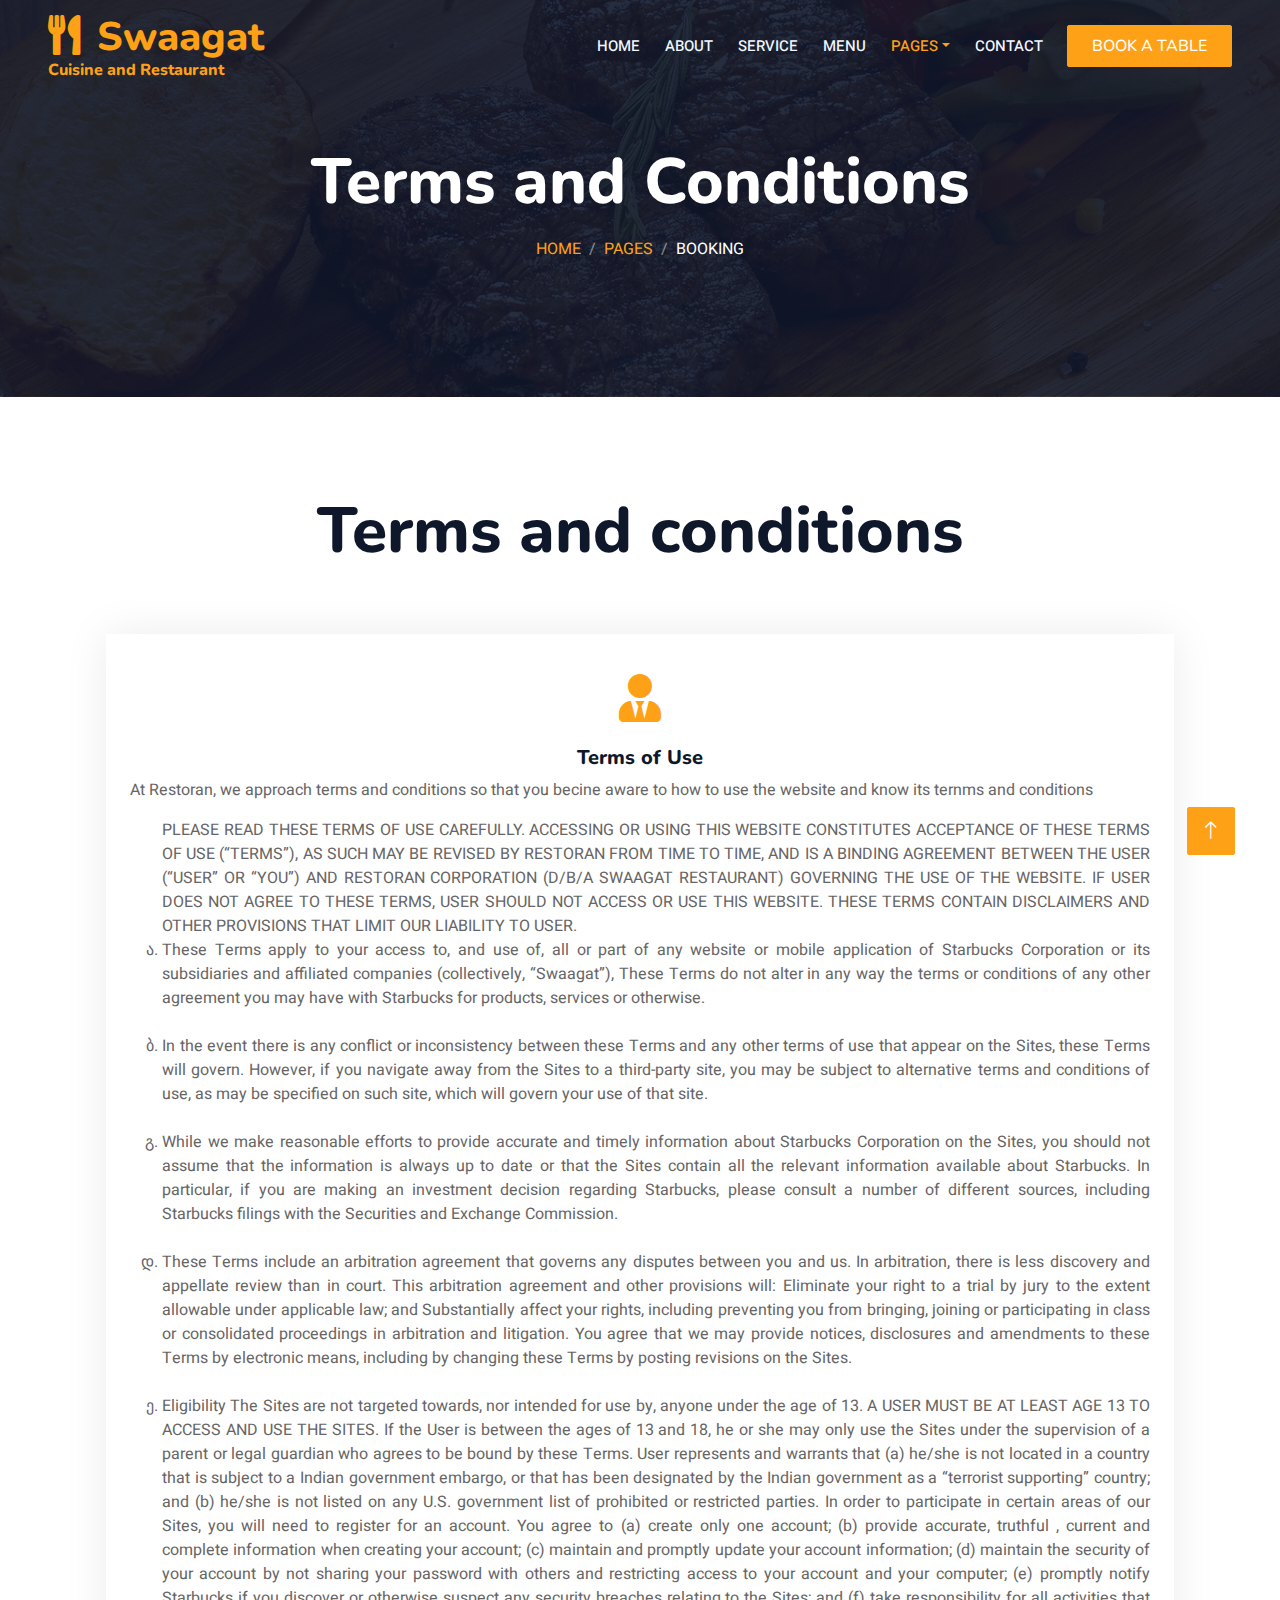
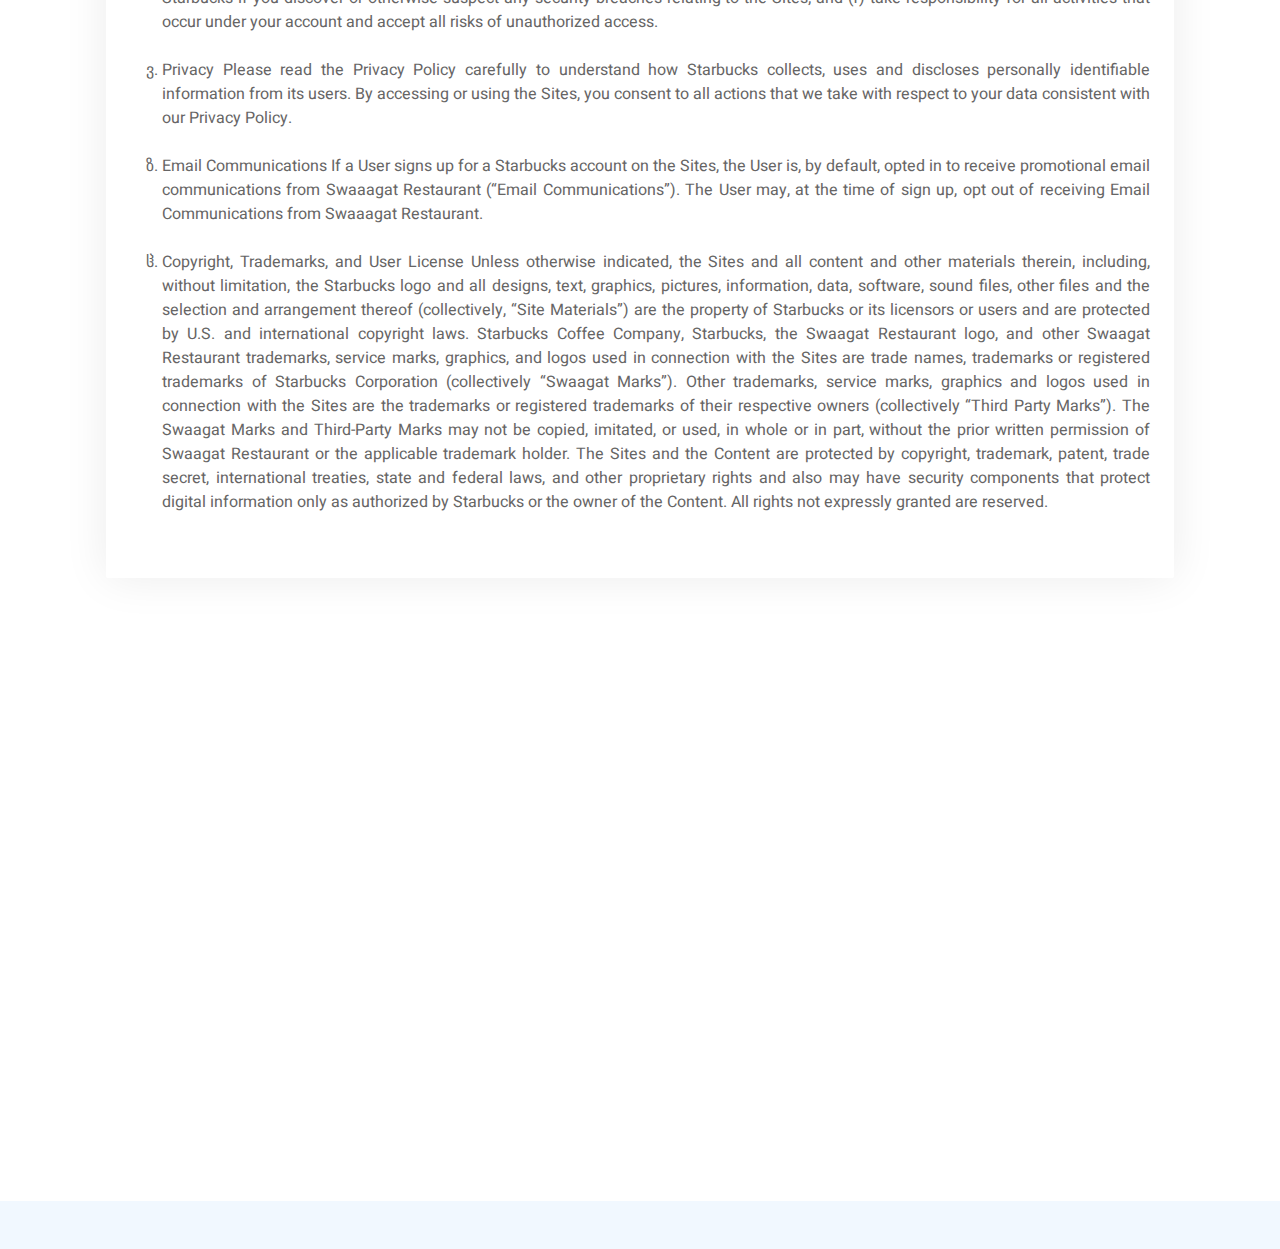
<file: restoran/terms and conditions.html>
<!DOCTYPE html>
<html lang="en">

<head>
    <meta charset="utf-8">
    <title>Swaagat- the leisure of fooding and eating</title>
    <meta content="width=device-width, initial-scale=1.0" name="viewport">
    <meta content="" name="keywords">
    <meta content="" name="description">

    <!-- Favicon -->
    <link href="img/favicon.ico" rel="icon">

    <!-- Google Web Fonts -->
    <link rel="preconnect" href="https://fonts.googleapis.com">
    <link rel="preconnect" href="https://fonts.gstatic.com" crossorigin>
    <link href="https://fonts.googleapis.com/css2?family=Heebo:wght@400;500;600&family=Nunito:wght@600;700;800&family=Pacifico&display=swap" rel="stylesheet">

    <!-- Icon Font Stylesheet -->
    <link href="https://cdnjs.cloudflare.com/ajax/libs/font-awesome/5.10.0/css/all.min.css" rel="stylesheet">
    <link href="https://cdn.jsdelivr.net/npm/bootstrap-icons@1.4.1/font/bootstrap-icons.css" rel="stylesheet">

    <!-- Libraries Stylesheet -->
    <link href="lib/animate/animate.min.css" rel="stylesheet">
    <link href="lib/owlcarousel/assets/owl.carousel.min.css" rel="stylesheet">
    <link href="lib/tempusdominus/css/tempusdominus-bootstrap-4.min.css" rel="stylesheet" />

    <!-- Customized Bootstrap Stylesheet -->
    <link href="css/bootstrap.min.css" rel="stylesheet">

    <!-- Template Stylesheet -->
    <link href="css/style.css" rel="stylesheet">
</head>

<body>
    <div class="container-xxl bg-white p-0">
        <!-- Spinner Start -->
        <div id="spinner" class="show bg-white position-fixed translate-middle w-100 vh-100 top-50 start-50 d-flex align-items-center justify-content-center">
            <div class="spinner-border text-primary" style="width: 3rem; height: 3rem;" role="status">
                <span class="sr-only">Loading...</span>
            </div>
        </div>
        <!-- Spinner End -->


        <!-- Navbar & Hero Start -->
        <div class="container-xxl position-relative p-0">
            <nav class="navbar navbar-expand-lg navbar-dark bg-dark px-4 px-lg-5 py-3 py-lg-0">
                <a href="" class="navbar-brand p-0">
                    <h1 class="text-primary m-0"><i class="fa fa-utensils me-3"></i>Swaagat</h1>
                    <h6 class="text-primary m-0">Cuisine and Restaurant</h6>
                    <!-- <img src="img/logo.png" alt="Logo"> -->
                </a>
                <button class="navbar-toggler" type="button" data-bs-toggle="collapse" data-bs-target="#navbarCollapse">
                    <span class="fa fa-bars"></span>
                </button>
                <div class="collapse navbar-collapse" id="navbarCollapse">
                    <div class="navbar-nav ms-auto py-0 pe-4">
                        <a href="index.html" class="nav-item nav-link">Home</a>
                        <a href="about.html" class="nav-item nav-link">About</a>
                        <a href="service.html" class="nav-item nav-link">Service</a>
                        <a href="menu.html" class="nav-item nav-link">Menu</a>
                        <div class="nav-item dropdown">
                            <a href="#" class="nav-link dropdown-toggle active" data-bs-toggle="dropdown">Pages</a>
                            <div class="dropdown-menu m-0">
                                <a href="booking.html" class="dropdown-item active">Booking</a>
                                <a href="team.html" class="dropdown-item">Our Team</a>
                                <a href="testimonial.html" class="dropdown-item">Testimonial</a>
                            </div>
                        </div>
                        <a href="contact.html" class="nav-item nav-link">Contact</a>
                    </div>
                    <a href="" class="btn btn-primary py-2 px-4">Book A Table</a>
                </div>
            </nav>

            <div class="container-xxl py-5 bg-dark hero-header mb-5">
                <div class="container text-center my-5 pt-5 pb-4">
                    <h1 class="display-3 text-white mb-3 animated slideInDown">Terms and Conditions</h1>
                    <nav aria-label="breadcrumb">
                        <ol class="breadcrumb justify-content-center text-uppercase">
                            <li class="breadcrumb-item"><a href="index.html">Home</a></li>
                            <li class="breadcrumb-item"><a href="#">Pages</a></li>
                            <li class="breadcrumb-item text-white active" aria-current="page">Booking</li>
                        </ol>
                    </nav>
                </div>
            </div>
        </div>
        <!-- Navbar & Hero End -->


        <!-- Reservation Start -->
        <div class="container text-center my-5 pt-5 pb-4">
            <h1 class="display-3  mb-3 animated slideInDown">Terms and conditions</h1>
                 <div class="container py-5">
                     <div class="container center">
                         <div class="row g-4">
                             <div class="col-lg-12 col-sm-6 wow fadeInUp" data-wow-delay="0.1s" >
                                 <div class="service-item rounded pt-3">
                                     <div class="p-4">
                                         <i class="fa fa-3x fa-user-tie text-primary mb-4"></i>
                                         <h5>Terms of Use</h5>
                                         <p style="text-align: justify;">At Restoran, we approach terms and conditions so that you becine aware to how to use the website and know its ternms and conditions<br>
                                         <ul style="list-style:georgian; text-align: justify;">
                                            PLEASE READ THESE TERMS OF USE CAREFULLY. ACCESSING OR USING THIS WEBSITE CONSTITUTES ACCEPTANCE OF THESE TERMS OF USE (“TERMS”), AS SUCH MAY BE REVISED BY RESTORAN FROM TIME TO TIME, AND IS A BINDING AGREEMENT BETWEEN THE USER (“USER” OR “YOU”) AND RESTORAN CORPORATION (D/B/A SWAAGAT RESTAURANT) GOVERNING THE USE OF THE WEBSITE. IF USER DOES NOT AGREE TO THESE TERMS, USER SHOULD NOT ACCESS OR USE THIS WEBSITE. THESE TERMS CONTAIN DISCLAIMERS AND OTHER PROVISIONS THAT LIMIT OUR LIABILITY TO USER.

                                            <li>

                                                These Terms apply to your access to, and use of, all or part of any website or mobile application of Starbucks Corporation or its subsidiaries and affiliated companies (collectively, “Swaagat”),  These Terms do not alter in any way the terms or conditions of any other agreement you may have with Starbucks for products, services or otherwise.
                                                
                                            </li><br>
                                            <li>
                                                In the event there is any conflict or inconsistency between these Terms and any other terms of use that appear on the Sites, these Terms will govern. However, if you navigate away from the Sites to a third-party site, you may be subject to alternative terms and conditions of use, as may be specified on such site, which will govern your use of that site.

                                            </li>
                                            <br>
                                            <li>
                                                While we make reasonable efforts to provide accurate and timely information about Starbucks Corporation on the Sites, you should not assume that the information is always up to date or that the Sites contain all the relevant information available about Starbucks. In particular, if you are making an investment decision regarding Starbucks, please consult a number of different sources, including Starbucks filings with the Securities and Exchange Commission.
                                                

                                            </li>
                                            <br>
                                            <li>
                                                These Terms include an arbitration agreement that governs any disputes between you and us. In arbitration, there is less discovery and appellate review than in court. This arbitration agreement and other provisions will:
                                                
                                                Eliminate your right to a trial by jury to the extent allowable under applicable law; and
                                                Substantially affect your rights, including preventing you from bringing, joining or participating in class or consolidated proceedings in arbitration and litigation.
                                                You agree that we may provide notices, disclosures and amendments to these Terms by electronic means, including by changing these Terms by posting revisions on the Sites.
                                                

                                            </li>
                                            <br>
                                            <li>
                                                Eligibility
                                                
                                                The Sites are not targeted towards, nor intended for use by, anyone under the age of 13. A USER MUST BE AT LEAST AGE 13 TO ACCESS AND USE THE SITES. If the User is between the ages of 13 and 18, he or she may only use the Sites under the supervision of a parent or legal guardian who agrees to be bound by these Terms. User represents and warrants that (a) he/she is not located in a country that is subject to a Indian  government embargo, or that has been designated by the Indian government as a “terrorist supporting” country; and (b) he/she is not listed on any U.S. government list of prohibited or restricted parties.
                                                
                                                In order to participate in certain areas of our Sites, you will need to register for an account. You agree to (a) create only one account; (b) provide accurate, truthful , current and complete information when creating your account; (c) maintain and promptly update your account information; (d) maintain the security of your account by not sharing your password with others and restricting access to your account and your computer; (e) promptly notify Starbucks if you discover or otherwise suspect any security breaches relating to the Sites; and (f) take responsibility for all activities that occur under your account and accept all risks of unauthorized access.
                                                
                                                
                                            </li>
                                            <br>
                                            <li>
                                                Privacy
                                                
                                                Please read the Privacy Policy carefully to understand how Starbucks collects, uses and discloses personally identifiable information from its users. By accessing or using the Sites, you consent to all actions that we take with respect to your data consistent with our Privacy Policy.
                                                

                                            </li>
                                            <br>
                                            <li>
                                                Email Communications
                                                
                                                If a User signs up for a Starbucks account on the Sites, the User is, by default, opted in to receive promotional email communications from Swaaagat Restaurant (“Email Communications”). The User may, at the time of sign up, opt out of receiving Email Communications from Swaaagat Restaurant.
                                                
                                                
                                            </li>
                                            <br>
                                            <li>
                                                Copyright, Trademarks, and User License
                                                
                                                Unless otherwise indicated, the Sites and all content and other materials therein, including, without limitation, the Starbucks logo and all designs, text, graphics, pictures, information, data, software, sound files, other files and the selection and arrangement thereof (collectively, “Site Materials”) are the property of Starbucks or its licensors or users and are protected by U.S. and international copyright laws. Starbucks Coffee Company, Starbucks, the Swaagat Restaurant logo, and other Swaagat Restaurant trademarks, service marks, graphics, and logos used in connection with the Sites are trade names, trademarks or registered trademarks of Starbucks Corporation (collectively “Swaagat Marks”). Other trademarks, service marks, graphics and logos used in connection with the Sites are the trademarks or registered trademarks of their respective owners (collectively “Third Party Marks”). The Swaagat Marks and Third-Party Marks may not be copied, imitated, or used, in whole or in part, without the prior written permission of Swaagat Restaurant or the applicable trademark holder. The Sites and the Content are protected by copyright, trademark, patent, trade secret, international treaties, state and federal laws, and other proprietary rights and also may have security components that protect digital information only as authorized by Starbucks or the owner of the Content. All rights not expressly granted are reserved.
                                                
                                            </li>
                                            <br>
     
                                            </ul>
                                        </p>
                                     </div>
                                 </div>
                             </div>
                         </div>
                     </div>
             
        <!-- Reservation Start -->
        

        <!-- Footer Start -->
        <div class="container-fluid bg-dark text-light footer pt-5 mt-5 wow fadeIn" data-wow-delay="0.1s">
            <div class="container py-5">
                <div class="row g-5">
                    <div class="col-lg-3 col-md-6">
                        <h4 class="section-title ff-secondary text-start text-primary fw-normal mb-4">Company</h4>
                        <a class="btn btn-link" href="about.html">About Us</a>
                        <a class="btn btn-link" href="booking.html">Contact Us</a>
                        <a class="btn btn-link" href="booking.html">Reservation</a>
                        <a class="btn btn-link" href="privacypolicy.html">Privacy Policy</a>
                        <a class="btn btn-link" href="terms and conditions.html">Terms & Condition</a>
                    </div>
                    <div class="col-lg-3 col-md-6">
                        <h4 class="section-title ff-secondary text-start text-primary fw-normal mb-4">Contact</h4>
                        <p class="mb-2"><i class="fa fa-map-marker-alt me-3"></i>291/244, Nr. AgrawaaL Hall Sagwadi, Bhavnagar-364002, Gujarat, India</p>
                        <p class="mb-2"><i class="fa fa-phone-alt me-3"></i>+91-884-961-551-1</p>
                        <p class="mb-2"><i class="fa fa-envelope me-3"></i>creatoguild2024@gmail.com</p>
                        <div class="d-flex pt-2">
                            <a class="btn btn-outline-light btn-social" href="https://twitter.com/?lang=en"><i class="fab fa-twitter"></i></a>
                            <a class="btn btn-outline-light btn-social" href="https://www.facebook.com/"><i class="fab fa-facebook-f"></i></a>
                            <a class="btn btn-outline-light btn-social" href="https://www.youtube.com/"><i class="fab fa-youtube"></i></a>
                            <a class="btn btn-outline-light btn-social" href="https://in.linkedin.com/"><i class="fab fa-linkedin-in"></i></a>
                        </div>
                    </div>
                    <div class="col-lg-3 col-md-6">
                        <h4 class="section-title ff-secondary text-start text-primary fw-normal mb-4">Opening</h4>
                        <h5 class="text-light fw-normal">Monday - Saturday</h5>
                        <p>12PM - 10PM</p>
                        <h5 class="text-light fw-normal">Sunday</h5>
                        <p>11:30AM - 12PM</p>
                    </div>
                    <div class="col-lg-3 col-md-6">
                        <h4 class="section-title ff-secondary text-start text-primary fw-normal mb-4">Newsletter</h4>
                        <p>subscribe to our newsletter by entering your email and recieve daily menu nd routine from Swaagat</p>
                        <div class="position-relative mx-auto" style="max-width: 400px;">
                            <input class="form-control border-primary w-100 py-3 ps-4 pe-5" type="text" placeholder="Your email">
                            <button type="button" class="btn btn-primary py-2 position-absolute top-0 end-0 mt-2 me-2">Subscribe</button>
                        </div>
                    </div>
                </div>
            </div>
            <div class="container">
                <div class="copyright">
                    <div class="row">
                        <div class="col-md-6 text-center text-md-start mb-3 mb-md-0">
                            &copy; <a class="border-bottom" href="index.html">Swaagat Restaurant</a>, All Right Reserved. 
							
							<!--/*** This template is free as long as you keep the footer author’s credit link/attribution link/backlink. If you'd like to use the template without the footer author’s credit link/attribution link/backlink, you can purchase the Credit Removal License from "https://htmlcodex.com/credit-removal". Thank you for your support. ***/-->
							Designed By <a class="border-bottom" href="https://www.instagram.com/adityanath_jha23?igsh=ZjE5dG9mcWpkbmh2">Adityanath Jha</a><br><br>
                            
                        </div>
                        <div class="col-md-6 text-center text-md-end">
                            <div class="footer-menu">
                                <a href="index.html">Home</a>
                                <a href="https://www.completelydelicious.com/soft-chewy-chocolate-cookies/">Cookies</a>
                                <a href="terms and conditions.html">Help</a>
                                
                            </div>
                        </div>
                    </div>
                </div>
            </div>
        </div>
        <!-- Footer End -->


        <!-- Back to Top -->
        <a href="#" class="btn btn-lg btn-primary btn-lg-square back-to-top"><i class="bi bi-arrow-up"></i></a>
    </div>

    <!-- JavaScript Libraries -->
    <script src="https://code.jquery.com/jquery-3.4.1.min.js"></script>
    <script src="https://cdn.jsdelivr.net/npm/bootstrap@5.0.0/dist/js/bootstrap.bundle.min.js"></script>
    <script src="lib/wow/wow.min.js"></script>
    <script src="lib/easing/easing.min.js"></script>
    <script src="lib/waypoints/waypoints.min.js"></script>
    <script src="lib/counterup/counterup.min.js"></script>
    <script src="lib/owlcarousel/owl.carousel.min.js"></script>
    <script src="lib/tempusdominus/js/moment.min.js"></script>
    <script src="lib/tempusdominus/js/moment-timezone.min.js"></script>
    <script src="lib/tempusdominus/js/tempusdominus-bootstrap-4.min.js"></script>

    <!-- Template Javascript -->
    <script src="js/main.js"></script>
</body>

</html>
</file>
<file: amazon/style.css>
* {
    margin: 0;
    font-family: Arial, Helvetica, sans-serif;
    border: border-box;
  }
  .navbar {
    height: 60px;
    color: white;
    background-color: #0f1111;
    display: flex;
    align-items: center;
    justify-content: space-evenly;
  }
  .logo {
    background-image: url("amazon_logo.png");
    height: 50px;
    width: 100%;
    background-size: cover;
  }
  .nav-logo {
    height: 50px;
    width: 100px;
  }
  .border {
    border: 2px solid transparent;
  }
  .border:hover {
    border: 2px solid white;
  }
  .add-1 {
    font-size: 0.85rem;
    color: #cccccc;
    margin-left: 15px;
  }
  .add-2 {
    font-size: 1rem;
    margin-left: 3px;
  }
  .add-icon {
    display: flex;
    align-items: center;
  }
  .nav-search {
    display: flex;
    width: 620px;
    height: 40px;
    border: none;
    justify-content: space-evenly;
  }
  .search-select {
    background-color: #f3f3f3;
    width: 50px;
    text-align: center;
    border-top-left-radius: 4px;
    border-bottom-left-radius: 4px;
    border: none;
  }
  .search-input {
    width: 100%;
    font-size: 1rem;
  }
  .search-icon {
    width: 45px;
    display: flex;
    justify-content: center;
    align-items: center;
    font-size: 1.2rem;
    background-color: #bebd68;
    border-top-right-radius: 4px;
    border-bottom-right-radius: 4px;
    color: #0f1111;
  }
  .nav-search:hover {
    border: 2px solid orange;
  }
  span {
    font-size: 0.7rem;
  }
  .sem {
    font-size: 0.85rem;
    font-weight: 700;
  }
  .nav-cart i {
    font-size: 30px;
  }
  .nav-cart {
    font-size: 0.85rem;
    font-weight: 700;
  }
  .panel {
    height: 40px;
    background-color: #222f3d;
    display: flex;
    align-items: center;
    color: white;
    justify-content: space-evenly;
  }
  .panel-option {
    width: 70%;
    font-size: 0.85rem;
  }
  .panel-option p {
    margin-right: 15px;
    display: inline;
  }
  .hero-section {
    background-image: url("hero_image.jpg");
    height: 350px;
    background-size: cover;
    display: flex;
    justify-content: center;
    align-items: flex-end;
  }
  .hero-msg {
    background-color: white;
    color: black;
    height: 40px;
    display: flex;
    justify-content: center;
    align-items: center;
    font-size: 0.85rem;
    width: 80%;
    margin-bottom: 25px;
  }
  .hero-msg a {
    color: #007185;
  }
  .shop-section {
    display: flex;
    flex-wrap: wrap;
    justify-content: space-evenly;
    background-color: #e2e7e6;
  }
  .box {
    /* border: 2px solid black; */
    height: 400px;
    width: 23%;
    background-color: white;
    padding: 20px 0px 15px;
    margin-top: 15px;
  }
  .box-img {
    height: 300px;
    background-size: cover;
    margin-top: 1rem;
    margin-bottom: 1rem;
  }
  .box-content {
    margin-left: 1rem;
    margin-right: 1rem;
  }
  .box-content p {
    color: #007185;
  }
  footer {
    margin-top: 15px;
  }
  .foot-panel1 {
    background-color: #37575a;
    color: white;
    height: 50px;
    display: flex;
    justify-content: center;
    align-items: center;
    font-size: 0.85rem;
  }
  .foot-panel2 {
    background-color: #222f3d;
    color: white;
    height: 300px;
    display: flex;
    justify-content: space-evenly;
  }
  ul {
    margin-top: 20px;
  }
  ul a {
    display: block;
    font-size: 0.85rem;
    margin-top: 10px;
    color: #dddddd;
  }
  .foot-panel3 {
    background-color: #0f1111;
    height: 78px;
    color: #dddddd;
    font-size: 0.7rem;
    text-align: center;
  }
  .pages {
    padding-top: 25px;
    
  }
  .copyright {
    padding-top: 5px;
  }
</file>
<file: DARSHAN/css/vendor.css>
/* ===================================================================
 * Monica Third-party Stylesheets
 * Template Ver. 1.0.0
 * 12-13-2022
 * -------------------------------------------------------------------
 *
 * TOC:
 * # PrismJS
 * # Swiper
 *
 * ------------------------------------------------------------------- */


/* ===================================================================
 * # PrismJS 1.20.0
 *   https://prismjs.com/download.html#themes=prism-okaidia&languages=markup+css+clike+javascript+markup-templating+php 
 *   
 *   okaidia theme for JavaScript, CSS and HTML
 *   Loosely based on Monokai textmate theme by http://www.monokai.nl/
 *   @author ocodia
 * ------------------------------------------------------------------- */
code[class*=language-],
pre[class*=language-] {
  color          : #f8f8f2;
  background     : none;
  text-shadow    : 0 1px rgba(0, 0, 0, 0.3);
  font-family    : var(--font-mono);
  font-size      : calc(var(--text-size) * 0.9444);
  text-align     : left;
  white-space    : pre;
  word-spacing   : normal;
  word-break     : normal;
  word-wrap      : normal;
  line-height    : var(--vspace-1);
  -moz-tab-size  : 4;
  -o-tab-size    : 4;
  tab-size       : 4;
  -webkit-hyphens: none;
  -ms-hyphens    : none;
  hyphens        : none;
}

/* Code blocks */
pre[class*=language-] {
  padding : var(--vspace-0_5) 0 var(--vspace-1);
  margin  : var(--vspace-1) 0;
  overflow: auto;
}

:not(pre)>code[class*=language-],
pre[class*=language-] {
  background: #272822;
}

/* Inline code */
:not(pre)>code[class*=language-] {
  padding    : 0.1em;
  white-space: normal;
}

.token.comment,
.token.prolog,
.token.doctype,
.token.cdata {
  color: slategray;
}

.token.punctuation {
  color: #f8f8f2;
}

.token.namespace {
  opacity: 0.7;
}

.token.property,
.token.tag,
.token.constant,
.token.symbol,
.token.deleted {
  color: #f92672;
}

.token.boolean,
.token.number {
  color: #ae81ff;
}

.token.selector,
.token.attr-name,
.token.string,
.token.char,
.token.builtin,
.token.inserted {
  color: #a6e22e;
}

.token.operator,
.token.entity,
.token.url,
.language-css .token.string,
.style .token.string,
.token.variable {
  color: #f8f8f2;
}

.token.atrule,
.token.attr-value,
.token.function,
.token.class-name {
  color: #e6db74;
}

.token.keyword {
  color: #66d9ef;
}

.token.regex,
.token.important {
  color: #fd971f;
}

.token.important,
.token.bold {
  font-weight: bold;
}

.token.italic {
  font-style: italic;
}

.token.entity {
  cursor: help;
}



/* ===================================================================
 * # Swiper 6.4.5
 *   Most modern mobile touch slider and framework with hardware accelerated transitions
 *   https://swiperjs.com
 *
 *   Copyright 2014-2020 Vladimir Kharlampidi
 *
 *   Released under the MIT License
 *
 *   Released on: December 18, 2020
 * ------------------------------------------------------------------- */
@font-face {
  font-family: "swiper-icons";
  src        : url("data:application/font-woff;charset=utf-8;base64, [base64]//wADZ2x5ZgAAAywAAADMAAAD2MHtryVoZWFkAAABbAAAADAAAAA2E2+eoWhoZWEAAAGcAAAAHwAAACQC9gDzaG10eAAAAigAAAAZAAAArgJkABFsb2NhAAAC0AAAAFoAAABaFQAUGG1heHAAAAG8AAAAHwAAACAAcABAbmFtZQAAA/gAAAE5AAACXvFdBwlwb3N0AAAFNAAAAGIAAACE5s74hXjaY2BkYGAAYpf5Hu/j+W2+MnAzMYDAzaX6QjD6/4//Bxj5GA8AuRwMYGkAPywL13jaY2BkYGA88P8Agx4j+/8fQDYfA1AEBWgDAIB2BOoAeNpjYGRgYNBh4GdgYgABEMnIABJzYNADCQAACWgAsQB42mNgYfzCOIGBlYGB0YcxjYGBwR1Kf2WQZGhhYGBiYGVmgAFGBiQQkOaawtDAoMBQxXjg/wEGPcYDDA4wNUA2CCgwsAAAO4EL6gAAeNpj2M0gyAACqxgGNWBkZ2D4/wMA+xkDdgAAAHjaY2BgYGaAYBkGRgYQiAHyGMF8FgYHIM3DwMHABGQrMOgyWDLEM1T9/w8UBfEMgLzE////P/5//f/V/xv+r4eaAAeMbAxwIUYmIMHEgKYAYjUcsDAwsLKxc3BycfPw8jEQA/[base64]/uznmfPFBNODM2K7MTQ45YEAZqGP81AmGGcF3iPqOop0r1SPTaTbVkfUe4HXj97wYE+yNwWYxwWu4v1ugWHgo3S1XdZEVqWM7ET0cfnLGxWfkgR42o2PvWrDMBSFj/IHLaF0zKjRgdiVMwScNRAoWUoH78Y2icB/yIY09An6AH2Bdu/UB+yxopYshQiEvnvu0dURgDt8QeC8PDw7Fpji3fEA4z/PEJ6YOB5hKh4dj3EvXhxPqH/SKUY3rJ7srZ4FZnh1PMAtPhwP6fl2PMJMPDgeQ4rY8YT6Gzao0eAEA409DuggmTnFnOcSCiEiLMgxCiTI6Cq5DZUd3Qmp10vO0LaLTd2cjN4fOumlc7lUYbSQcZFkutRG7g6JKZKy0RmdLY680CDnEJ+UMkpFFe1RN7nxdVpXrC4aTtnaurOnYercZg2YVmLN/d/gczfEimrE/fs/bOuq29Zmn8tloORaXgZgGa78yO9/cnXm2BpaGvq25Dv9S4E9+5SIc9PqupJKhYFSSl47+Qcr1mYNAAAAeNptw0cKwkAAAMDZJA8Q7OUJvkLsPfZ6zFVERPy8qHh2YER+3i/BP83vIBLLySsoKimrqKqpa2hp6+jq6RsYGhmbmJqZSy0sraxtbO3sHRydnEMU4uR6yx7JJXveP7WrDycAAAAAAAH//wACeNpjYGRgYOABYhkgZgJCZgZNBkYGLQZtIJsFLMYAAAw3ALgAeNolizEKgDAQBCchRbC2sFER0YD6qVQiBCv/H9ezGI6Z5XBAw8CBK/m5iQQVauVbXLnOrMZv2oLdKFa8Pjuru2hJzGabmOSLzNMzvutpB3N42mNgZGBg4GKQYzBhYMxJLMlj4GBgAYow/P/PAJJhLM6sSoWKfWCAAwDAjgbRAAB42mNgYGBkAIIbCZo5IPrmUn0hGA0AO8EFTQAA") format("woff");
  font-weight: 400;
  font-style : normal;
}

:root {
  --swiper-theme-color: #007aff;
}

.swiper-container {
  margin-left : auto;
  margin-right: auto;
  position    : relative;
  overflow    : hidden;
  list-style  : none;
  padding     : 0;
  /* Fix of Webkit flickering */
  z-index     : 1;
}

.swiper-container-vertical>.swiper-wrapper {
  flex-direction: column;
}

.swiper-wrapper {
  position           : relative;
  width              : 100%;
  height             : 100%;
  z-index            : 1;
  display            : flex;
  transition-property: transform;
  box-sizing         : content-box;
}

.swiper-container-android .swiper-slide,
.swiper-wrapper {
  transform: translate3d(0px, 0, 0);
}

.swiper-container-multirow>.swiper-wrapper {
  flex-wrap: wrap;
}

.swiper-container-multirow-column>.swiper-wrapper {
  flex-wrap     : wrap;
  flex-direction: column;
}

.swiper-container-free-mode>.swiper-wrapper {
  transition-timing-function: ease-out;
  margin                    : 0 auto;
}

.swiper-slide {
  flex-shrink        : 0;
  width              : 100%;
  height             : 100%;
  position           : relative;
  transition-property: transform;
}

.swiper-slide-invisible-blank {
  visibility: hidden;
}

/* Auto Height */
.swiper-container-autoheight,
.swiper-container-autoheight .swiper-slide {
  height: auto;
}

.swiper-container-autoheight .swiper-wrapper {
  align-items        : flex-start;
  transition-property: transform, height;
}

/* 3D Effects */
.swiper-container-3d {
  perspective: 1200px;
}

.swiper-container-3d .swiper-wrapper,
.swiper-container-3d .swiper-slide,
.swiper-container-3d .swiper-slide-shadow-left,
.swiper-container-3d .swiper-slide-shadow-right,
.swiper-container-3d .swiper-slide-shadow-top,
.swiper-container-3d .swiper-slide-shadow-bottom,
.swiper-container-3d .swiper-cube-shadow {
  transform-style: preserve-3d;
}

.swiper-container-3d .swiper-slide-shadow-left,
.swiper-container-3d .swiper-slide-shadow-right,
.swiper-container-3d .swiper-slide-shadow-top,
.swiper-container-3d .swiper-slide-shadow-bottom {
  position      : absolute;
  left          : 0;
  top           : 0;
  width         : 100%;
  height        : 100%;
  pointer-events: none;
  z-index       : 10;
}

.swiper-container-3d .swiper-slide-shadow-left {
  background-image: linear-gradient(to left, rgba(0, 0, 0, 0.5), rgba(0, 0, 0, 0));
}

.swiper-container-3d .swiper-slide-shadow-right {
  background-image: linear-gradient(to right, rgba(0, 0, 0, 0.5), rgba(0, 0, 0, 0));
}

.swiper-container-3d .swiper-slide-shadow-top {
  background-image: linear-gradient(to top, rgba(0, 0, 0, 0.5), rgba(0, 0, 0, 0));
}

.swiper-container-3d .swiper-slide-shadow-bottom {
  background-image: linear-gradient(to bottom, rgba(0, 0, 0, 0.5), rgba(0, 0, 0, 0));
}

/* CSS Mode */
.swiper-container-css-mode>.swiper-wrapper {
  overflow          : auto;
  scrollbar-width   : none;
  /* For Firefox */
  -ms-overflow-style: none;
  /* For Internet Explorer and Edge */
}

.swiper-container-css-mode>.swiper-wrapper::-webkit-scrollbar {
  display: none;
}

.swiper-container-css-mode>.swiper-wrapper>.swiper-slide {
  scroll-snap-align: start start;
}

.swiper-container-horizontal.swiper-container-css-mode>.swiper-wrapper {
  -ms-scroll-snap-type: x mandatory;
  scroll-snap-type    : x mandatory;
}

.swiper-container-vertical.swiper-container-css-mode>.swiper-wrapper {
  -ms-scroll-snap-type: y mandatory;
  scroll-snap-type    : y mandatory;
}

:root {
  --swiper-navigation-size   : 44px;
  /*
    --swiper-navigation-color: var(--swiper-theme-color);
    */
}

.swiper-button-prev,
.swiper-button-next {
  position       : absolute;
  top            : 50%;
  width          : calc(var(--swiper-navigation-size) / 44 * 27);
  height         : var(--swiper-navigation-size);
  margin-top     : calc(-1 * var(--swiper-navigation-size) / 2);
  z-index        : 10;
  cursor         : pointer;
  display        : flex;
  align-items    : center;
  justify-content: center;
  color          : var(--swiper-navigation-color, var(--swiper-theme-color));
}

.swiper-button-prev.swiper-button-disabled,
.swiper-button-next.swiper-button-disabled {
  opacity       : 0.35;
  cursor        : auto;
  pointer-events: none;
}

.swiper-button-prev:after,
.swiper-button-next:after {
  font-family   : swiper-icons;
  font-size     : var(--swiper-navigation-size);
  text-transform: none !important;
  letter-spacing: 0;
  text-transform: none;
  font-variant  : initial;
  line-height   : 1;
}

.swiper-button-prev,
.swiper-container-rtl .swiper-button-next {
  left : 10px;
  right: auto;
}

.swiper-button-prev:after,
.swiper-container-rtl .swiper-button-next:after {
  content: "prev";
}

.swiper-button-next,
.swiper-container-rtl .swiper-button-prev {
  right: 10px;
  left : auto;
}

.swiper-button-next:after,
.swiper-container-rtl .swiper-button-prev:after {
  content: "next";
}

.swiper-button-prev.swiper-button-white,
.swiper-button-next.swiper-button-white {
  --swiper-navigation-color: #ffffff;
}

.swiper-button-prev.swiper-button-black,
.swiper-button-next.swiper-button-black {
  --swiper-navigation-color: #000000;
}

.swiper-button-lock {
  display: none;
}

:root {
  /*
    --swiper-pagination-color: var(--swiper-theme-color);
    */
}

.swiper-pagination {
  position  : absolute;
  text-align: center;
  transition: 300ms opacity;
  transform : translate3d(0, 0, 0);
  z-index   : 10;
}

.swiper-pagination.swiper-pagination-hidden {
  opacity: 0;
}

/* Common Styles */
.swiper-pagination-fraction,
.swiper-pagination-custom,
.swiper-container-horizontal>.swiper-pagination-bullets {
  bottom: 10px;
  left  : 0;
  width : 100%;
}

/* Bullets */
.swiper-pagination-bullets-dynamic {
  overflow : hidden;
  font-size: 0;
}

.swiper-pagination-bullets-dynamic .swiper-pagination-bullet {
  transform: scale(0.33);
  position : relative;
}

.swiper-pagination-bullets-dynamic .swiper-pagination-bullet-active {
  transform: scale(1);
}

.swiper-pagination-bullets-dynamic .swiper-pagination-bullet-active-main {
  transform: scale(1);
}

.swiper-pagination-bullets-dynamic .swiper-pagination-bullet-active-prev {
  transform: scale(0.66);
}

.swiper-pagination-bullets-dynamic .swiper-pagination-bullet-active-prev-prev {
  transform: scale(0.33);
}

.swiper-pagination-bullets-dynamic .swiper-pagination-bullet-active-next {
  transform: scale(0.66);
}

.swiper-pagination-bullets-dynamic .swiper-pagination-bullet-active-next-next {
  transform: scale(0.33);
}

.swiper-pagination-bullet {
  width        : 8px;
  height       : 8px;
  display      : inline-block;
  border-radius: 100%;
  background   : #000;
  opacity      : 0.2;
}

button.swiper-pagination-bullet {
  border            : none;
  margin            : 0;
  padding           : 0;
  box-shadow        : none;
  -webkit-appearance: none;
  -moz-appearance   : none;
  appearance        : none;
}

.swiper-pagination-clickable .swiper-pagination-bullet {
  cursor: pointer;
}

.swiper-pagination-bullet-active {
  opacity   : 1;
  background: var(--swiper-pagination-color, var(--swiper-theme-color));
}

.swiper-container-vertical>.swiper-pagination-bullets {
  right    : 10px;
  top      : 50%;
  transform: translate3d(0px, -50%, 0);
}

.swiper-container-vertical>.swiper-pagination-bullets .swiper-pagination-bullet {
  margin : 6px 0;
  display: block;
}

.swiper-container-vertical>.swiper-pagination-bullets.swiper-pagination-bullets-dynamic {
  top      : 50%;
  transform: translateY(-50%);
  width    : 8px;
}

.swiper-container-vertical>.swiper-pagination-bullets.swiper-pagination-bullets-dynamic .swiper-pagination-bullet {
  display   : inline-block;
  transition: 200ms transform, 200ms top;
}

.swiper-container-horizontal>.swiper-pagination-bullets .swiper-pagination-bullet {
  margin: 0 4px;
}

.swiper-container-horizontal>.swiper-pagination-bullets.swiper-pagination-bullets-dynamic {
  left       : 50%;
  transform  : translateX(-50%);
  white-space: nowrap;
}

.swiper-container-horizontal>.swiper-pagination-bullets.swiper-pagination-bullets-dynamic .swiper-pagination-bullet {
  transition: 200ms transform, 200ms left;
}

.swiper-container-horizontal.swiper-container-rtl>.swiper-pagination-bullets-dynamic .swiper-pagination-bullet {
  transition: 200ms transform, 200ms right;
}

/* Progress */
.swiper-pagination-progressbar {
  background: rgba(0, 0, 0, 0.25);
  position  : absolute;
}

.swiper-pagination-progressbar .swiper-pagination-progressbar-fill {
  background      : var(--swiper-pagination-color, var(--swiper-theme-color));
  position        : absolute;
  left            : 0;
  top             : 0;
  width           : 100%;
  height          : 100%;
  transform       : scale(0);
  transform-origin: left top;
}

.swiper-container-rtl .swiper-pagination-progressbar .swiper-pagination-progressbar-fill {
  transform-origin: right top;
}

.swiper-container-horizontal>.swiper-pagination-progressbar,
.swiper-container-vertical>.swiper-pagination-progressbar.swiper-pagination-progressbar-opposite {
  width : 100%;
  height: 4px;
  left  : 0;
  top   : 0;
}

.swiper-container-vertical>.swiper-pagination-progressbar,
.swiper-container-horizontal>.swiper-pagination-progressbar.swiper-pagination-progressbar-opposite {
  width : 4px;
  height: 100%;
  left  : 0;
  top   : 0;
}

.swiper-pagination-white {
  --swiper-pagination-color: #ffffff;
}

.swiper-pagination-black {
  --swiper-pagination-color: #000000;
}

.swiper-pagination-lock {
  display: none;
}

/* Scrollbar */
.swiper-scrollbar {
  border-radius   : 10px;
  position        : relative;
  -ms-touch-action: none;
  background      : rgba(0, 0, 0, 0.1);
}

.swiper-container-horizontal>.swiper-scrollbar {
  position: absolute;
  left    : 1%;
  bottom  : 3px;
  z-index : 50;
  height  : 5px;
  width   : 98%;
}

.swiper-container-vertical>.swiper-scrollbar {
  position: absolute;
  right   : 3px;
  top     : 1%;
  z-index : 50;
  width   : 5px;
  height  : 98%;
}

.swiper-scrollbar-drag {
  height       : 100%;
  width        : 100%;
  position     : relative;
  background   : rgba(0, 0, 0, 0.5);
  border-radius: 10px;
  left         : 0;
  top          : 0;
}

.swiper-scrollbar-cursor-drag {
  cursor: move;
}

.swiper-scrollbar-lock {
  display: none;
}

.swiper-zoom-container {
  width          : 100%;
  height         : 100%;
  display        : flex;
  justify-content: center;
  align-items    : center;
  text-align     : center;
}

.swiper-zoom-container>img,
.swiper-zoom-container>svg,
.swiper-zoom-container>canvas {
  max-width    : 100%;
  max-height   : 100%;
  -o-object-fit: contain;
  object-fit   : contain;
}

.swiper-slide-zoomed {
  cursor: move;
}

/* Preloader */
:root {
  /*
    --swiper-preloader-color: var(--swiper-theme-color);
    */
}

.swiper-lazy-preloader {
  width            : 42px;
  height           : 42px;
  position         : absolute;
  left             : 50%;
  top              : 50%;
  margin-left      : -21px;
  margin-top       : -21px;
  z-index          : 10;
  transform-origin : 50%;
  -webkit-animation: swiper-preloader-spin 1s infinite linear;
  animation        : swiper-preloader-spin 1s infinite linear;
  box-sizing       : border-box;
  border           : 4px solid var(--swiper-preloader-color, var(--swiper-theme-color));
  border-radius    : 50%;
  border-top-color : transparent;
}

.swiper-lazy-preloader-white {
  --swiper-preloader-color: #fff;
}

.swiper-lazy-preloader-black {
  --swiper-preloader-color: #000;
}

@-webkit-keyframes swiper-preloader-spin {
  100% {
    transform: rotate(360deg);
  }
}

@keyframes swiper-preloader-spin {
  100% {
    transform: rotate(360deg);
  }
}

/* a11y */
.swiper-container .swiper-notification {
  position      : absolute;
  left          : 0;
  top           : 0;
  pointer-events: none;
  opacity       : 0;
  z-index       : -1000;
}

.swiper-container-fade.swiper-container-free-mode .swiper-slide {
  transition-timing-function: ease-out;
}

.swiper-container-fade .swiper-slide {
  pointer-events     : none;
  transition-property: opacity;
}

.swiper-container-fade .swiper-slide .swiper-slide {
  pointer-events: none;
}

.swiper-container-fade .swiper-slide-active,
.swiper-container-fade .swiper-slide-active .swiper-slide-active {
  pointer-events: auto;
}

.swiper-container-cube {
  overflow: visible;
}

.swiper-container-cube .swiper-slide {
  pointer-events             : none;
  -webkit-backface-visibility: hidden;
  backface-visibility        : hidden;
  z-index                    : 1;
  visibility                 : hidden;
  transform-origin           : 0 0;
  width                      : 100%;
  height                     : 100%;
}

.swiper-container-cube .swiper-slide .swiper-slide {
  pointer-events: none;
}

.swiper-container-cube.swiper-container-rtl .swiper-slide {
  transform-origin: 100% 0;
}

.swiper-container-cube .swiper-slide-active,
.swiper-container-cube .swiper-slide-active .swiper-slide-active {
  pointer-events: auto;
}

.swiper-container-cube .swiper-slide-active,
.swiper-container-cube .swiper-slide-next,
.swiper-container-cube .swiper-slide-prev,
.swiper-container-cube .swiper-slide-next+.swiper-slide {
  pointer-events: auto;
  visibility    : visible;
}

.swiper-container-cube .swiper-slide-shadow-top,
.swiper-container-cube .swiper-slide-shadow-bottom,
.swiper-container-cube .swiper-slide-shadow-left,
.swiper-container-cube .swiper-slide-shadow-right {
  z-index                    : 0;
  -webkit-backface-visibility: hidden;
  backface-visibility        : hidden;
}

.swiper-container-cube .swiper-cube-shadow {
  position  : absolute;
  left      : 0;
  bottom    : 0px;
  width     : 100%;
  height    : 100%;
  background: #000;
  opacity   : 0.6;
  filter    : blur(50px);
  z-index   : 0;
}

.swiper-container-flip {
  overflow: visible;
}

.swiper-container-flip .swiper-slide {
  pointer-events             : none;
  -webkit-backface-visibility: hidden;
  backface-visibility        : hidden;
  z-index                    : 1;
}

.swiper-container-flip .swiper-slide .swiper-slide {
  pointer-events: none;
}

.swiper-container-flip .swiper-slide-active,
.swiper-container-flip .swiper-slide-active .swiper-slide-active {
  pointer-events: auto;
}

.swiper-container-flip .swiper-slide-shadow-top,
.swiper-container-flip .swiper-slide-shadow-bottom,
.swiper-container-flip .swiper-slide-shadow-left,
.swiper-container-flip .swiper-slide-shadow-right {
  z-index                    : 0;
  -webkit-backface-visibility: hidden;
  backface-visibility        : hidden;
}
</file>
<file: DARSHAN/css/styles.css>
@charset "UTF-8";
/* =================================================================== 
 * Monica Main Stylesheet
 * Template Ver. 1.0.0
 * 12-13-2022
 * ------------------------------------------------------------------
 *
 * TOC:
 * # SETTINGS
 *		## fonts
 *    	## colors
 *	  	## spacing and typescale
 *		## grid variables
 * # CSS RESET
 * # GRID
 *		## extra large devices
 *		## large devices
 *		## medium devices 
 *		## tablet devices
 *		## mobile devices
 *		## small mobile devices
 *		## additional column stackpoints 
 * # BASE SETUP
 * # UTILITY CLASSES
 * # TYPOGRAPHY 
 *		## additional typography & helper classes
 *		## lists
 *		## media 
 *		## spacing
 * # PRELOADER
 *		## page loaded
 * # FORM 
 *		## style placeholder text
 *		## change autocomplete styles in Chrome
 * # BUTTONS
 * # TABLE
 * # COMPONENTS
 *		## pagination 
 *		## alert box 
 *		## skillbars
 *		## stats tabs
 * # PROJECT-WIDE SHARED STYLES
 *		## list items
 *		## social list
 *		## blog card
 *		## testimonials
 *		## swiper overrides
 * # GRID-BASED LAYOUTS
 *		## grid block
 *		## list grid
 * # PAGE WRAP
 * # SITE HEADER
 *		## logo
 *		## main navigation
 *		## mobile menu toggle
 * # PAGEHEADER & PAGECONTENT
 * # INTRO
 *		## intro content
 *		## intro scroll down
 *		## intro transitions
 * # ABOUT
 * # EXPERTISE
 * # CLIENTS
 *		## clients list
 * # CTA
 * # JOURNAL
 * # FOOTER
 *		## newsletter
 *		## copyright
 *		## go top
 * # BLOG STYLES 
 * # PAGE STYLES 
 *		## services page
 *		## contact page
 *
 * ------------------------------------------------------------------ */


/* ===================================================================
 * # SETTINGS
 *
 *
 * ------------------------------------------------------------------- */

/* ------------------------------------------------------------------- 
 * ## fonts 
 * ------------------------------------------------------------------- */
@import url("https://fonts.googleapis.com/css2?family=DM+Serif+Display&family=Roboto+Flex:opsz,wght@8..144,300;8..144,400;8..144,500;8..144,600&display=swap");

:root {
	--font-1: "Roboto Flex", sans-serif;
	--font-2: "DM Serif Display", Serif;

  /* monospace
   */
	--font-mono: Consolas, "Andale Mono", Courier, "Courier New", monospace;
}

/* ------------------------------------------------------------------- 
 * ## colors
 * ------------------------------------------------------------------- */
:root {
  /* color-1(#EA9010)
   * color-2(#343D35)
   * color-3(#FEF5E4)
   */
	--color-1: hsla(35, 87%, 49%, 1);
	--color-2: hsla(127, 8%, 22%, 1);
	--color-3: hsla(39, 93%, 95%, 1);

  /* theme color variations
   */
	--color-1-lightest             : hsla(35, 87%, 96%, 1);
	--color-1-lighter              : hsla(35, 87%, 69%, 1);
	--color-1-light                : hsla(35, 87%, 59%, 1);
	--color-1-dark                 : hsla(35, 87%, 39%, 1);
	--color-1-darker               : hsla(35, 87%, 29%, 1);
	--color-1-darkest              : hsla(35, 87%, 10%, 1);

	--color-2-lightest             : hsla(127, 8%, 55%, 1);
	--color-2-lighter              : hsla(127, 8%, 42%, 1);
	--color-2-light                : hsla(127, 8%, 32%, 1);
	--color-2-dark                 : hsla(127, 8%, 14%, 1);
	--color-2-darker               : hsla(127, 8%, 2%, 1);
	
	--color-3-light                : hsla(39, 93%, 100%, 1);
	--color-3-dark                 : hsla(39, 93%, 85%, 1);
	--color-3-darker               : hsla(39, 93%, 75%, 1);

  /* feedback colors
   * color-error(#ffd1d2), color-success(#c8e675), 
   * color-info(#d7ecfb), color-notice(#fff099)
   */
	--color-error                  : hsla(359, 100%, 91%, 1);
	--color-success                : hsla(76, 69%, 68%, 1);
	--color-info                   : hsla(205, 82%, 91%, 1);
	--color-notice                 : hsla(51, 100%, 80%, 1);
	--color-error-content          : hsla(359, 50%, 50%, 1);
	--color-success-content        : hsla(76, 29%, 28%, 1);
	--color-info-content           : hsla(205, 32%, 31%, 1);
	--color-notice-content         : hsla(51, 30%, 30%, 1);

  /* shades 
   * generated using 
   * Tint & Shade Generator 
   * (https                     ://maketintsandshades.com/)
   */
	--color-black                  : #000000;
	--color-gray-19                : #121212;
	--color-gray-18                : #242525;
	--color-gray-17                : #363737;
	--color-gray-16                : #484949;
	--color-gray-15                : #5b5c5c;
	--color-gray-14                : #6d6e6e;
	--color-gray-13                : #7f8080;
	--color-gray-12                : #919292;
	--color-gray-11                : #a3a5a5;
	--color-gray-10                : #b5b7b7;
	--color-gray-9                 : #bcbebe;
	--color-gray-8                 : #c4c5c5;
	--color-gray-7                 : #cbcdcd;
	--color-gray-6                 : #d3d4d4;
	--color-gray-5                 : #dadbdb;
	--color-gray-4                 : #e1e2e2;
	--color-gray-3                 : #e9e9e9;
	--color-gray-2                 : #f0f1f1;
	--color-gray-1                 : #f8f8f8;
	--color-white                  : #ffffff;

  /* text
   */
	--color-text                   : var(--color-gray-18);
	--color-text-dark              : #181818;
	--color-text-light             : var(--color-gray-14);
	--color-placeholder            : var(--color-gray-12);

  /* link
   */
	--color-link                   : var(--color-1);
	--color-link-hover             : var(--color-2-lighter);
	--color-link-active            : var(--color-2-lighter);

  /* buttons
   */
	--color-btn                    : var(--color-gray-4);
	--color-btn-text               : var(--color-text);
	--color-btn-hover              : var(--color-gray-5);
	--color-btn-hover-text         : var(--color-text);
	--color-btn-primary            : var(--color-1);
	--color-btn-primary-text       : var(--color-2-dark);
	--color-btn-primary-hover      : var(--color-1-light);
	--color-btn-primary-hover-text : var(--color-2-dark);
	--color-btn-stroke             : var(--color-text-dark);
	--color-btn-stroke-text        : var(--color-text-dark);
	--color-btn-stroke-hover       : var(--color-text-dark);
	--color-btn-stroke-hover-text  : var(--color-white);

  /* preloader
   */
	--color-preloader-bg           : var(--color-2-dark);
	--color-loader                 : var(--color-white);
	--color-loader-light           : var(--color-2-light);

  /* others
   */
	--color-body                   : white;
	--color-border                 : rgba(0, 0, 0, .1);
	--border-radius                : 5px;
}

/* ------------------------------------------------------------------- 
 * ## spacing and typescale
 * ------------------------------------------------------------------- */
:root {
  /* spacing
   * base font size: 20px 
   * vertical space unit : 32px
   */
	--base-size        : 62.5%;
	--multiplier       : 1;
	--base-font-size   : calc(2rem * var(--multiplier));
	--space            : calc(3.2rem * var(--multiplier));

  /* vertical spacing 
   */
	--vspace-0_125     : calc(0.125 * var(--space));
	--vspace-0_25      : calc(0.25 * var(--space));
	--vspace-0_375     : calc(0.375 * var(--space));
	--vspace-0_5       : calc(0.5 * var(--space));
	--vspace-0_625     : calc(0.625 * var(--space));
	--vspace-0_75      : calc(0.75 * var(--space));
	--vspace-0_875     : calc(0.875 * var(--space));
	--vspace-1         : calc(var(--space));
	--vspace-1_25      : calc(1.25 * var(--space));
	--vspace-1_5       : calc(1.5 * var(--space));
	--vspace-1_75      : calc(1.75 * var(--space));
	--vspace-2         : calc(2 * var(--space));
	--vspace-2_5       : calc(2.5 * var(--space));
	--vspace-3         : calc(3 * var(--space));
	--vspace-3_5       : calc(3.5 * var(--space));
	--vspace-4         : calc(4 * var(--space));
	--vspace-4_5       : calc(4.5 * var(--space));
	--vspace-5         : calc(5 * var(--space));
	--vspace-5_5       : calc(5.5 * var(--space));
	--vspace-6         : calc(6 * var(--space));
	--vspace-6_5       : calc(6.5 * var(--space));
	--vspace-7         : calc(7 * var(--space));
	--vspace-7_5       : calc(7.5 * var(--space));
	--vspace-8         : calc(8 * var(--space));
	--vspace-8_5       : calc(8.5 * var(--space));
	--vspace-9         : calc(9 * var(--space));
	--vspace-9_5       : calc(9.5 * var(--space));
	--vspace-10        : calc(10 * var(--space));

  /* type scale
   * ratio 1        :2 | base: 20px
   * -------------------------------------------------------
   *
   * --text-huge-3    = (148.60px)
   * --text-huge-2    = (123.83px)
   * --text-huge-1    = (103.20px)
   * --text-display-3 = (86.00px)
   * --text-display-2 = (71.66px)
   * --text-display-1 = (59.72px)
   * --text-xxxl      = (49.77px)
   * --text-xxl       = (41.47px)
   * --text-xl        = (34.56px)
   * --text-lg        = (28.80px)
   * --text-md        = (24.00px)
   * --text-size      = (20.00px) BASE
   * --text-sm        = (16.67px)
   * --text-xs        = (13.89px)
   *
   * ---------------------------------------------------------
   */
	--text-scale-ratio : 1.2;
	--text-size        : var(--base-font-size);
	--text-xs          : calc((var(--text-size) / var(--text-scale-ratio)) / var(--text-scale-ratio));
	--text-sm          : calc(var(--text-xs) * var(--text-scale-ratio));
	--text-md          : calc(var(--text-sm) * var(--text-scale-ratio) * var(--text-scale-ratio));
	--text-lg          : calc(var(--text-md) * var(--text-scale-ratio));
	--text-xl          : calc(var(--text-lg) * var(--text-scale-ratio));
	--text-xxl         : calc(var(--text-xl) * var(--text-scale-ratio));
	--text-xxxl        : calc(var(--text-xxl) * var(--text-scale-ratio));
	--text-display-1   : calc(var(--text-xxxl) * var(--text-scale-ratio));
	--text-display-2   : calc(var(--text-display-1) * var(--text-scale-ratio));
	--text-display-3   : calc(var(--text-display-2) * var(--text-scale-ratio));
	--text-huge-1      : calc(var(--text-display-3) * var(--text-scale-ratio));
	--text-huge-2      : calc(var(--text-huge-1) * var(--text-scale-ratio));
	--text-huge-3      : calc(var(--text-huge-2) * var(--text-scale-ratio));

  /* default button height
   */
	--vspace-btn       : var(--vspace-2);
}

/* on mobile devices below 600px, change the value of '--multiplier' 
 * to adjust the values of base font size and vertical space unit.
 */
@media screen and (max-width: 600px) {
	:root {
		--multiplier: .9375;
	}
}

/* ------------------------------------------------------------------- 
 * ## grid variables
 * ------------------------------------------------------------------- */
:root {
  
  /* widths for rows and containers
   */
	--width-sixteen-cols: 1760px;
	--width-default     : 1320px;
	--width-wide        : 1600px;
	--width-wider       : 1800px;
	--width-narrow      : 1200px;
	--width-narrower    : 1000px;
	--width-narrowest   : 800px;
	--width-full        : 100%;
	--width-grid-max    : var(--width-default);

  /* gutter
   */
	--gutter            : 2.4rem;
}

/* on large screen devices
 */
@media screen and (max-width: 1000px) {
	:root {
		--gutter: 2.2rem;
	}
}

/* on small devices
 */
@media screen and (max-width: 600px) {
	:root {
		--gutter: 1rem;
	}
}



/* ====================================================================
 * # CSS RESET
 *
 *
 * --------------------------------------------------------------------
 * http://meyerweb.com/eric/tools/css/reset/ 
 * v2.0 | 20110126
 * License: none (public domain)
 * -------------------------------------------------------------------- */
html,
body,
div,
span,
applet,
object,
iframe,
h1,
h2,
h3,
h4,
h5,
h6,
p,
blockquote,
pre,
a,
abbr,
acronym,
address,
big,
cite,
code,
del,
dfn,
em,
img,
ins,
kbd,
q,
s,
samp,
small,
strike,
strong,
sub,
sup,
tt,
var,
b,
u,
i,
center,
dl,
dt,
dd,
ol,
ul,
li,
fieldset,
form,
label,
legend,
table,
caption,
tbody,
tfoot,
thead,
tr,
th,
td,
article,
aside,
canvas,
details,
embed,
figure,
figcaption,
footer,
header,
hgroup,
menu,
nav,
output,
ruby,
section,
summary,
time,
mark,
audio,
video {
	margin        : 0;
	padding       : 0;
	border        : 0;
	font-size     : 100%;
	font          : inherit;
	vertical-align: baseline;
}

/* HTML5 display-role reset for older browsers */
article,
aside,
details,
figcaption,
figure,
footer,
header,
hgroup,
menu,
nav,
section {
	display: block;
}

body {
	line-height: 1;
}

ol,
ul {
	list-style: none;
}

blockquote,
q {
	quotes: none;
}

blockquote:before,
blockquote:after,
q:before,
q:after {
	content: "";
	content: none;
}

table {
	border-collapse: collapse;
	border-spacing : 0;
}


/* ===================================================================
 * # GRID v5.0.0
 *
 *
 * -------------------------------------------------------------------
 * - Grid system based on the flex display property.
 *
 * - Grid breakpoints are based on MAXIMUM WIDTH media queries, 
 *   meaning they apply to that one breakpoint and ALL THOSE BELOW IT.
 *
 * - Grid columns without a specified width will automatically layout 
 *   as equal width columns.
 *
 * - On viewports 400px and below, all grid columns will stacked 
 *   vertically
 *
 * ------------------------------------------------------------------- */

/* row 
 */
.row {
	display  : flex;
	flex-flow: row wrap;
	width    : min(92%, var(--width-grid-max));
	margin   : 0 auto;
}

.row .row {
	width       : auto;
	margin-left : calc(var(--gutter) * -1);
	margin-right: calc(var(--gutter) * -1);
}

/* column
 */
.column {
	flex   : 1;
	padding: 0 var(--gutter);
}

.collapse>.column,
.column.collapse {
	padding: 0;
}

/* row utility classes
 */
.row.row-wrap {
	flex-wrap: wrap;
}

.row.row-nowrap {
	flex-wrap: nowrap;
}

.row.row-y-top {
	align-items: flex-start;
}

.row.row-y-bottom {
	align-items: flex-end;
}

.row.row-y-center {
	align-items: center;
}

.row.row-stretch {
	align-items: stretch;
}

.row.row-baseline {
	align-items: baseline;
}

.row.row-x-left {
	justify-content: flex-start;
}

.row.row-x-right {
	justify-content: flex-end;
}

.row.row-x-center {
	justify-content: center;
}

.row.row-center {
	align-items    : center;
	justify-content: center;
}

/* ------------------------- -------------------------------------------
 * ## extra large devices (1201px and above)
 * -------------------------------------------------------------------- */
.xl-1 {
	flex : none;
	width: 8.3333333333%;
}

.xl-2 {
	flex : none;
	width: 16.6666666667%;
}

.xl-3 {
	flex : none;
	width: 25%;
}

.xl-4 {
	flex : none;
	width: 33.3333333333%;
}

.xl-5 {
	flex : none;
	width: 41.6666666667%;
}

.xl-6 {
	flex : none;
	width: 50%;
}

.xl-7 {
	flex : none;
	width: 58.3333333333%;
}

.xl-8 {
	flex : none;
	width: 66.6666666667%;
}

.xl-9 {
	flex : none;
	width: 75%;
}

.xl-10 {
	flex : none;
	width: 83.3333333333%;
}

.xl-11 {
	flex : none;
	width: 91.6666666667%;
}

.xl-12 {
	flex : none;
	width: 100%;
}

/* --------------------------------------------------------------------
 * ## large devices (1001px to 1200px)
 * -------------------------------------------------------------------- */
@media screen and (max-width: 1200px) {
	.lg-1 {
		flex : none;
		width: 8.3333333333%;
	}

	.lg-2 {
		flex : none;
		width: 16.6666666667%;
	}

	.lg-3 {
		flex : none;
		width: 25%;
	}

	.lg-4 {
		flex : none;
		width: 33.3333333333%;
	}

	.lg-5 {
		flex : none;
		width: 41.6666666667%;
	}

	.lg-6 {
		flex : none;
		width: 50%;
	}

	.lg-7 {
		flex : none;
		width: 58.3333333333%;
	}

	.lg-8 {
		flex : none;
		width: 66.6666666667%;
	}

	.lg-9 {
		flex : none;
		width: 75%;
	}

	.lg-10 {
		flex : none;
		width: 83.3333333333%;
	}

	.lg-11 {
		flex : none;
		width: 91.6666666667%;
	}

	.lg-12 {
		flex : none;
		width: 100%;
	}
}

/* --------------------------------------------------------------------
 * ## medium devices (801px to 1000px)
 * -------------------------------------------------------------------- */
@media screen and (max-width: 1000px) {
	.md-1 {
		flex : none;
		width: 8.3333333333%;
	}

	.md-2 {
		flex : none;
		width: 16.6666666667%;
	}

	.md-3 {
		flex : none;
		width: 25%;
	}

	.md-4 {
		flex : none;
		width: 33.3333333333%;
	}

	.md-5 {
		flex : none;
		width: 41.6666666667%;
	}

	.md-6 {
		flex : none;
		width: 50%;
	}

	.md-7 {
		flex : none;
		width: 58.3333333333%;
	}

	.md-8 {
		flex : none;
		width: 66.6666666667%;
	}

	.md-9 {
		flex : none;
		width: 75%;
	}

	.md-10 {
		flex : none;
		width: 83.3333333333%;
	}

	.md-11 {
		flex : none;
		width: 91.6666666667%;
	}

	.md-12 {
		flex : none;
		width: 100%;
	}
}

/* --------------------------------------------------------------------
 * ## tablet devices (601px to 800px)  
 * -------------------------------------------------------------------- */
@media screen and (max-width: 800px) {
	.tab-1 {
		flex : none;
		width: 8.3333333333%;
	}

	.tab-2 {
		flex : none;
		width: 16.6666666667%;
	}

	.tab-3 {
		flex : none;
		width: 25%;
	}

	.tab-4 {
		flex : none;
		width: 33.3333333333%;
	}

	.tab-5 {
		flex : none;
		width: 41.6666666667%;
	}

	.tab-6 {
		flex : none;
		width: 50%;
	}

	.tab-7 {
		flex : none;
		width: 58.3333333333%;
	}

	.tab-8 {
		flex : none;
		width: 66.6666666667%;
	}

	.tab-9 {
		flex : none;
		width: 75%;
	}

	.tab-10 {
		flex : none;
		width: 83.3333333333%;
	}

	.tab-11 {
		flex : none;
		width: 91.6666666667%;
	}

	.tab-12 {
		flex : none;
		width: 100%;
	}
}

/* --------------------------------------------------------------------
 * ## mobile devices (401px to 600px)  
 * -------------------------------------------------------------------- */
@media screen and (max-width: 600px) {
	.row {
		width        : 100%;
		padding-left : 6vw;
		padding-right: 6vw;
	}

	.row .row {
		padding-left : 0;
		padding-right: 0;
	}

	.mob-1 {
		flex : none;
		width: 8.3333333333%;
	}

	.mob-2 {
		flex : none;
		width: 16.6666666667%;
	}

	.mob-3 {
		flex : none;
		width: 25%;
	}

	.mob-4 {
		flex : none;
		width: 33.3333333333%;
	}

	.mob-5 {
		flex : none;
		width: 41.6666666667%;
	}

	.mob-6 {
		flex : none;
		width: 50%;
	}

	.mob-7 {
		flex : none;
		width: 58.3333333333%;
	}

	.mob-8 {
		flex : none;
		width: 66.6666666667%;
	}

	.mob-9 {
		flex : none;
		width: 75%;
	}

	.mob-10 {
		flex : none;
		width: 83.3333333333%;
	}

	.mob-11 {
		flex : none;
		width: 91.6666666667%;
	}

	.mob-12 {
		flex : none;
		width: 100%;
	}
}

/* --------------------------------------------------------------------
 * ## small mobile devices (up to 400px)
 * -------------------------------------------------------------------- */

/* stack columns vertically
 */
@media screen and (max-width: 400px) {
	.row .row {
		margin-left : 0;
		margin-right: 0;
	}

	.column {
		flex        : none;
		width       : 100%;
		margin-left : 0;
		margin-right: 0;
		padding     : 0;
	}
}

/* --------------------------------------------------------------------
 * ## additional column stackpoints 
 * -------------------------------------------------------------------- */
@media screen and (max-width: 900px) {
	.stack-on-900 {
		flex        : none;
		width       : 100%;
		margin-left : 0;
		margin-right: 0;
	}
}

@media screen and (max-width: 700px) {
	.stack-on-700 {
		flex        : none;
		width       : 100%;
		margin-left : 0;
		margin-right: 0;
	}
}

@media screen and (max-width: 550px) {
	.stack-on-550 {
		flex        : none;
		width       : 100%;
		margin-left : 0;
		margin-right: 0;
	}
}


/* ===================================================================
 * # BASE SETUP
 *
 *
 * ------------------------------------------------------------------- */
html {
	font-size : var(--base-size);
	box-sizing: border-box;
}

*,
*::before,
*::after {
	box-sizing: inherit;
}

html,
body {
	height: 100%;
}

body {
	background-color          : var(--color-body);
	-webkit-overflow-scrolling: touch;
	-webkit-text-size-adjust  : 100%;
	-webkit-font-smoothing    : antialiased;
	-moz-osx-font-smoothing   : grayscale;
}

p {
	font-size     : inherit;
	text-rendering: optimizeLegibility;
}

a {
	text-decoration: none;
}

svg,
img,
video {
	max-width: 100%;
	height   : auto;
}

pre {
	overflow: auto;
}

div,
dl,
dt,
dd,
ul,
ol,
li,
h1,
h2,
h3,
h4,
h5,
h6,
pre,
form,
p,
blockquote,
th,
td {
	margin : 0;
	padding: 0;
}

input[type=email],
input[type=number],
input[type=search],
input[type=text],
input[type=tel],
input[type=url],
input[type=password],
textarea {
	-webkit-appearance: none;
	-moz-appearance   : none;
	appearance        : none;
}


/* ===================================================================
 * # UTILITY CLASSES
 *
 *
 * ------------------------------------------------------------------- */

/* flex item alignment classes
 */
.u-flexitem-center {
	margin    : auto;
	align-self: center;
}

.u-flexitem-left {
	margin-right: auto;
	align-self  : center;
}

.u-flexitem-right {
	margin-left: auto;
	align-self : center;
}

.u-flexitem-x-center {
	margin-right: auto;
	margin-left : auto;
}

.u-flexitem-x-left {
	margin-right: auto;
}

.u-flexitem-x-right {
	margin-left: auto;
}

.u-flexitem-y-center {
	align-self: center;
}

.u-flexitem-y-top {
	align-self: flex-start;
}

.u-flexitem-y-bottom {
	align-self: flex-end;
}

/* misc helper classes
 */
.u-screen-reader-text {
	clip             : rect(1px, 1px, 1px, 1px);
	-webkit-clip-path: inset(50%);
	clip-path        : inset(50%);
	height           : 1px;
	width            : 1px;
	margin           : -1px;
	overflow         : hidden;
	padding          : 0;
	border           : 0;
	position         : absolute;
	word-wrap        : normal !important;
}

.u-clearfix:after {
	content: "";
	display: table;
	clear  : both;
}

.u-flex-center {
	align-items    : center;
	justify-content: center;
}

.u-hidden {
	display: none;
}

.u-invisible {
	visibility: hidden;
}

.u-antialiased {
	-webkit-font-smoothing : antialiased;
	-moz-osx-font-smoothing: grayscale;
}

.u-overflow-hidden {
	overflow: hidden;
}

.u-remove-top {
	margin-top: 0;
}

.u-remove-bottom {
	margin-bottom: 0;
}

.u-add-half-bottom {
	margin-bottom: var(--vspace-0_5);
}

.u-add-bottom {
	margin-bottom: var(--vspace-1);
}

.u-no-border {
	border: none;
}

.u-fullwidth {
	width: 100%;
}

.u-pull-left {
	float: left;
}

.u-pull-right {
	float: right;
}


/* ===================================================================
 * # TYPOGRAPHY 
 *
 *
 * ------------------------------------------------------------------- 
 * type scale - ratio 1:2 | base: 20px
 * -------------------------------------------------------------------
 *
 * --text-huge-3    = (148.60px)
 * --text-huge-2    = (123.83px)
 * --text-huge-1    = (103.20px)
 * --text-display-3 = (86.00px)
 * --text-display-2 = (71.66px)
 * --text-display-1 = (59.72px)
 * --text-xxxl      = (49.77px)
 * --text-xxl       = (41.47px)
 * --text-xl        = (34.56px)
 * --text-lg        = (28.80px)
 * --text-md        = (24.00px)
 * --text-size      = (20.00px) BASE
 * --text-sm        = (16.67px)
 * --text-xs        = (13.89px)
 *
 * -------------------------------------------------------------------- */

/* --------------------------------------------------------------------
 * ## base type styles
 * -------------------------------------------------------------------- */
body {
	font-family: var(--font-1);
	font-size  : var(--base-font-size);
	font-weight: 400;
	line-height: var(--vspace-1);
	color      : var(--color-text);
}

/* links
 */
a {
	color     : var(--color-link);
	transition: all 0.3s ease-in-out;
}

a:focus,
a:hover,
a:active {
	color: var(--color-link-hover);
}

a:hover,
a:active {
	outline: 0;
}

/* headings
 */
h1,
h2,
h3,
h4,
h5,
h6,
.h1,
.h2,
.h3,
.h4,
.h5,
.h6 {
	font-family           : var(--font-2);
	font-weight           : 400;
	color                 : var(--color-text-dark);
	font-variant-ligatures: common-ligatures;
	text-rendering        : optimizeLegibility;
}

h1,
.h1 {
	margin-top   : var(--vspace-2_5);
	margin-bottom: var(--vspace-0_75);
}

h2,
.h2,
h3,
.h3,
h4,
.h4 {
	margin-top   : var(--vspace-2);
	margin-bottom: var(--vspace-0_75);
}

h5,
.h5,
h6,
.h6 {
	margin-top   : var(--vspace-1_75);
	margin-bottom: var(--vspace-0_5);
}

h1,
.h1 {
	font-size     : var(--text-display-2);
	line-height   : calc(2.25 * var(--space));
	letter-spacing: -0.015em;
}

@media screen and (max-width: 500px) {

	h1,
	.h1 {
		font-size  : var(--text-xxxl);
		line-height: calc(1.625 * var(--space));
	}
}

h2,
.h2 {
	font-size     : var(--text-xxl);
	line-height   : calc(1.375 * var(--space));
	letter-spacing: -0.012em;
}

h3,
.h3 {
	font-size  : var(--text-xl);
	line-height: calc(1.125 * var(--space));
}

h4,
.h4 {
	font-size  : var(--text-lg);
	line-height: var(--vspace-1);
}

h5,
.h5 {
	font-size  : var(--text-md);
	line-height: var(--vspace-0_875);
}

h6,
.h6 {
	font-family   : var(--font-1);
	font-weight   : 600;
	font-size     : var(--text-sm);
	line-height   : var(--vspace-0_75);
	text-transform: uppercase;
	letter-spacing: 0.3rem;
}

/* emphasis, italic,
 * strong, bold and small text
 */
em,
i,
strong,
b {
	font-size  : inherit;
	line-height: inherit;
}

em,
i {
	font-style: italic;
}

strong,
b {
	font-weight: 600;
	color      : var(--color-text-dark);
}

small {
	font-size  : 80%;
	font-weight: 400;
	line-height: var(--vspace-0_5);
}

/* blockquotes
 */
blockquote {
	margin     : 0 0 var(--vspace-1) 0;
	padding    : var(--vspace-1) var(--vspace-1_5);
	border-left: 2px solid var(--color-text-dark);
	position   : relative;
}

blockquote p {
	font-family: var(--font-1);
	font-weight: 400;
	font-size  : var(--text-lg);
	font-style : normal;
	line-height: var(--vspace-1_25);
	color      : var(--color-text-dark);
	padding    : 0;
}

blockquote cite {
	display    : block;
	font-family: var(--font-1);
	font-weight: 400;
	font-size  : var(--text-sm);
	line-height: var(--vspace-0_75);
	font-style : normal;
}

blockquote cite:before {
	content: "— ";
}

blockquote cite,
blockquote cite a,
blockquote cite a:visited {
	color : var(--color-text-light);
	border: none;
}

@media screen and (max-width: 500px) {
	blockquote {
		padding: var(--vspace-0_75) var(--vspace-0_75);
	}

	blockquote p {
		font-size  : var(--text-md);
		line-height: var(--vspace-1);
	}
}

/* figures
 */
figure img,
p img {
	margin        : 0;
	vertical-align: bottom;
}

figure {
	display     : block;
	margin-left : 0;
	margin-right: 0;
}

figure img+figcaption {
	margin-top: var(--vspace-1);
}

figcaption {
	/* font-style: italic; */
	font-size    : var(--text-sm);
	text-align   : center;
	margin-bottom: 0;
}

/* preformatted, code
 */
var,
kbd,
samp,
code,
pre {
	font-family: var(--font-mono);
}

pre {
	padding   : var(--vspace-0_75) var(--vspace-1) var(--vspace-1);
	background: var(--color-gray-2);
	overflow-x: auto;
}

code {
	font-size    : var(--text-sm);
	line-height  : 1.6rem;
	margin       : 0 0.2rem;
	padding      : calc((var(--vspace-1) - 1.6rem) / 2 - 0.1rem) 0.7rem;
	white-space  : nowrap;
	background   : var(--color-gray-2);
	border       : 1px solid var(--color-gray-5);
	color        : var(--color-text);
	border-radius: 3px;
}

pre>code {
	display    : block;
	white-space: pre;
	line-height: var(--vspace-1);
	padding    : 0;
	margin     : 0;
	border     : none;
}

/* deleted text, abbreviation,
 * & mark text
 */
del {
	text-decoration: line-through;
}

abbr {
	font-family   : var(--font-1);
	font-weight   : 600;
	font-variant  : small-caps;
	text-transform: lowercase;
	letter-spacing: 0.1em;
	color         : var(--color-text-dark);
}

abbr[title],
dfn[title] {
	border-bottom  : 1px dotted;
	cursor         : help;
	text-decoration: none;
}

mark {
	background: var(--color-1-light);
	color     : var(--color-text);
}

/* horizontal rule
 */
hr {
	border      : solid var(--color-border);
	border-width: 0.1rem 0 0;
	clear       : both;
	margin      : var(--vspace-2) 0 calc(var(--vspace-2) - 1px);
	height      : 0;
}

hr.fancy {
	border    : none;
	margin    : var(--vspace-2) 0;
	height    : var(--vspace-1);
	text-align: center;
}

hr.fancy::before {
	content       : "*****";
	letter-spacing: 0.3em;
}

/* --------------------------------------------------------------------
 * ## additional typography & helper classes
 * -------------------------------------------------------------------- */
.lead,
.attention-getter {
	font-family: var(--font-1);
	font-size  : var(--text-md);
	line-height: var(--vspace-1_25);
}

@media screen and (max-width: 800px) {

	.lead,
	.attention-getter {
		font-size  : calc(var(--text-size) * 1.1);
		line-height: calc(1.125 * var(--space));
	}
}

.pull-quote {
	position  : relative;
	padding   : 0;
	margin-top: 0;
	text-align: center;
}

.pull-quote blockquote {
	border     : none;
	margin     : 0 auto;
	max-width  : 62rem;
	padding-top: var(--vspace-2_5);
	position   : relative;
}

.pull-quote blockquote p {
	font-weight: 400;
	color      : var(--color-text-dark);
}

.pull-quote blockquote:before {
	content          : "";
	display          : block;
	height           : var(--vspace-1);
	width            : var(--vspace-1);
	background-repeat: no-repeat;
	background       : center center;
	background-size  : contain;
	background-image : url(../images/icons/icon-quote.svg);
	transform        : translate(-50%, 0, 0);
	position         : absolute;
	top              : var(--vspace-1);
	left             : 50%;
}

.drop-cap:first-letter {
	float         : left;
	font-family   : var(--font-1);
	font-weight   : 600;
	font-size     : calc(3 * var(--space));
	line-height   : 1;
	padding       : 0 0.125em 0 0;
	text-transform: uppercase;
	background    : transparent;
	color         : var(--color-text-dark);
}

.text-center {
	text-align: center;
}

.text-left {
	text-align: left;
}

.text-right {
	text-align: right;
}

/* --------------------------------------------------------------------
 * ## lists
 * -------------------------------------------------------------------- */
ol {
	list-style: decimal;
}

ul {
	list-style: disc;
}

li {
	display: list-item;
}

ol,
ul {
	margin-left: 1.6rem;
}

ul li {
	padding-left: 0.4rem;
}

ul ul,
ul ol,
ol ol,
ol ul {
	margin: 1.6rem 0 1.6rem 1.6rem;
}

ul.disc li {
	display   : list-item;
	list-style: none;
	padding   : 0 0 0 0.8rem;
	position  : relative;
}

ul.disc li::before {
	content       : "";
	display       : inline-block;
	width         : 6px;
	height        : 6px;
	border-radius : 50%;
	background    : var(--color-1);
	position      : absolute;
	left          : -0.8em;
	top           : calc(50% - 4px);
	vertical-align: middle;
}

dt {
	margin: 0;
	color : var(--color-1);
}

dt strong {
	color: var(--color-1);
}

dd {
	margin: 0 0 0 2rem;
}

/* definition list line style 
 */
.lining dt,
.lining dd {
	display: inline;
	margin : 0;
}

.lining dt+dt:before,
.lining dd+dt:before {
	content    : "\a";
	white-space: pre;
}

.lining dd+dd:before {
	content: ", ";
}

.lining dd+dd:before {
	content: ", ";
}

.lining dd:before {
	content    : ": ";
	margin-left: -0.2em;
}

/* definition list dictionary style 
 */
.dictionary-style dt {
	display      : inline;
	counter-reset: definitions;
}

.dictionary-style dt+dt:before {
	content    : ", ";
	margin-left: -0.2em;
}

.dictionary-style dd {
	display          : block;
	counter-increment: definitions;
}

.dictionary-style dd:before {
	content: counter(definitions, decimal) ". ";
}

/* ------------------------------------------------------------------- 
 * ## media 
 * ------------------------------------------------------------------- */

/* floated image
 */
img.u-pull-right {
	margin: var(--vspace-0_5) 0 var(--vspace-0_5) var(--vspace-0_875);
}

img.u-pull-left {
	margin: var(--vspace-0_5) var(--vspace-0_875) var(--vspace-0_5) 0;
}

/* responsive video container
 */
.video-container {
	--aspect-ratio: 16/9;
	position      : relative;
	height        : 0;
	overflow      : hidden;
	padding-bottom: calc(100% / (var(--aspect-ratio)));
}

.video-container iframe,
.video-container object,
.video-container embed,
.video-container video {
	position: absolute;
	top     : 0;
	left    : 0;
	width   : 100%;
	height  : 100%;
}

/* --------------------------------------------------------------------
 * ## spacing
 * -------------------------------------------------------------------- */
fieldset,
button,
.btn {
	margin-bottom: var(--vspace-0_5);
}

input,
textarea,
select,
pre,
blockquote,
figure,
figcaption,
table,
p,
ul,
ol,
dl,
form,
img,
.video-container,
.ss-custom-select {
	margin-bottom: var(--vspace-1);
}



/* ===================================================================
 * # PRELOADER
 * 
 * 
 * -------------------------------------------------------------------
 * - markup:
 *
 * <div id="preloader">
 *     <div id="loader" class="dots-fade">
 *         <div></div>
 *         <div></div>
 *         <div></div>
 *     </div>
 * </div>
 *
 * - loader class:
 * <dots-fade | dots-jump | dots-pulse>
 *
 * ------------------------------------------------------------------- */
#preloader {
	position       : fixed;
	display        : flex;
	flex-flow      : row wrap;
	justify-content: center;
	align-items    : center;
	background     : var(--color-preloader-bg);
	z-index        : 500;
	height         : 100vh;
	width          : 100%;
	opacity        : 1;
	overflow       : hidden;
}

.no-js #preloader {
	display: none;
}

#loader {
	position: relative;
	width   : 4px;
	height  : 4px;
	padding : 0;
	display : inline-block;
}

#loader>div {
	content      : "";
	background   : var(--color-loader);
	width        : 4px;
	height       : 4px;
	position     : absolute;
	top          : 0;
	left         : 0;
	border-radius: 50%;
}

#loader>div:nth-of-type(1) {
	left: 15px;
}

#loader>div:nth-of-type(3) {
	left: -15px;
}

/* dots jump */
.dots-jump>div {
	-webkit-animation      : dots-jump 1.2s infinite ease;
	animation              : dots-jump 1.2s infinite ease;
	-webkit-animation-delay: 0.2s;
	animation-delay        : 0.2s;
}

.dots-jump>div:nth-of-type(1) {
	-webkit-animation-delay: 0.4s;
	animation-delay        : 0.4s;
}

.dots-jump>div:nth-of-type(3) {
	-webkit-animation-delay: 0s;
	animation-delay        : 0s;
}

@-webkit-keyframes dots-jump {
	0% {
		top: 0;
	}

	40% {
		top: -6px;
	}

	80% {
		top: 0;
	}
}

@keyframes dots-jump {
	0% {
		top: 0;
	}

	40% {
		top: -6px;
	}

	80% {
		top: 0;
	}
}

/* dots fade */
.dots-fade>div {
	-webkit-animation      : dots-fade 1.6s infinite ease;
	animation              : dots-fade 1.6s infinite ease;
	-webkit-animation-delay: 0.4s;
	animation-delay        : 0.4s;
}

.dots-fade>div:nth-of-type(1) {
	-webkit-animation-delay: 0.8s;
	animation-delay        : 0.8s;
}

.dots-fade>div:nth-of-type(3) {
	-webkit-animation-delay: 0s;
	animation-delay        : 0s;
}

@-webkit-keyframes dots-fade {
	0% {
		opacity: 1;
	}

	40% {
		opacity: 0.2;
	}

	80% {
		opacity: 1;
	}
}

@keyframes dots-fade {
	0% {
		opacity: 1;
	}

	40% {
		opacity: 0.2;
	}

	80% {
		opacity: 1;
	}
}

/* dots pulse */
.dots-pulse>div {
	-webkit-animation      : dots-pulse 1.2s infinite ease;
	animation              : dots-pulse 1.2s infinite ease;
	-webkit-animation-delay: 0.2s;
	animation-delay        : 0.2s;
}

.dots-pulse>div:nth-of-type(1) {
	-webkit-animation-delay: 0.4s;
	animation-delay        : 0.4s;
}

.dots-pulse>div:nth-of-type(3) {
	-webkit-animation-delay: 0s;
	animation-delay        : 0s;
}

@-webkit-keyframes dots-pulse {
	0% {
		transform: scale(1);
	}

	40% {
		transform: scale(1.3);
	}

	80% {
		transform: scale(1);
	}
}

@keyframes dots-pulse {
	0% {
		transform: scale(1);
	}

	40% {
		transform: scale(1.3);
	}

	80% {
		transform: scale(1);
	}
}

/* ------------------------------------------------------------------- 
 * ## page loaded
 * ------------------------------------------------------------------- */
.ss-loaded #preloader {
	opacity   : 0;
	visibility: hidden;
	transition: all 0.6s 0.9s ease-in-out;
}

.ss-loaded #preloader #loader {
	opacity   : 0;
	transition: opacity 0.6s ease-in-out;
}



/* ===================================================================
 * # FORM 
 *
 *
 * ------------------------------------------------------------------- */
fieldset {
	border : none;
	padding: 0;
}

input[type=email],
input[type=number],
input[type=search],
input[type=text],
input[type=tel],
input[type=url],
input[type=password],
textarea,
select {
	--input-height     : var(--vspace-2);
	--input-line-height: var(--vspace-1);
	--input-vpadding   : calc(((var(--input-height) - var(--input-line-height)) / 2) - 1px);
	display            : block;
	height             : var(--input-height);
	padding            : var(--input-vpadding) calc(2.4rem - 1px);
	border             : 0;
	outline            : 0;
	color              : var(--color-placeholder);
	font-family        : var(--font-1);
	font-size          : var(--text-sm);
	font-size          : calc(var(--text-size) * 0.8889);
	line-height        : var(--input-line-height);
	max-width          : 100%;
	background-color   : var(--color-gray-3);
	border             : 1px solid transparent;
	transition         : all 0.3s ease-in-out;
	border-radius      : var(--border-radius);
}

.ss-custom-select {
	position: relative;
	padding : 0;
}

.ss-custom-select select {
	-webkit-appearance: none;
	-moz-appearance   : none;
	appearance        : none;
	text-indent       : 0.01px;
	text-overflow     : "";
	margin            : 0;
	vertical-align    : middle;
}

.ss-custom-select select option {
	padding-left : 2rem;
	padding-right: 2rem;
}

.ss-custom-select select::-ms-expand {
	display: none;
}

.ss-custom-select::after {
	border-bottom   : 2px solid rgb(0, 0, 0);
	border-right    : 2px solid rgb(0, 0, 0);
	content         : "";
	display         : block;
	height          : 8px;
	width           : 8px;
	margin-top      : -7px;
	pointer-events  : none;
	position        : absolute;
	right           : 2.4rem;
	top             : 50%;
	transition      : all 0.15s ease-in-out;
	transform-origin: 66% 66%;
	transform       : rotate(45deg);
}

textarea {
	min-height: calc(8 * var(--space));
}

input[type=email]:focus,
input[type=number]:focus,
input[type=search]:focus,
input[type=text]:focus,
input[type=tel]:focus,
input[type=url]:focus,
input[type=password]:focus,
textarea:focus,
select:focus {
	color           : var(--color-black);
	background-color: white;
	box-shadow      : 0 0 5px var(--color-1);
	border          : 1px solid var(--color-1-light);
}

label,
legend {
	font-family  : var(--font-1);
	font-weight  : 600;
	font-size    : var(--text-sm);
	line-height  : var(--vspace-0_5);
	margin-bottom: var(--vspace-0_5);
	color        : var(--color-text-dark);
	display      : block;
}

input[type=checkbox],
input[type=radio] {
	display: inline;
}

label>.label-text {
	display    : inline-block;
	margin-left: 1rem;
	font-family: var(--font-1);
	line-height: inherit;
}

label>input[type=checkbox],
label>input[type=radio] {
	margin  : 0;
	position: relative;
	top     : 2px;
}

/* ------------------------------------------------------------------- 
 * ## style placeholder text
 * ------------------------------------------------------------------- */

::-moz-placeholder {
	/* Mozilla Firefox 19+ */
	color  : var(--color-placeholder);
	opacity: 1;
}

:-ms-input-placeholder {
	/* Internet Explorer 10-11 */
	color: var(--color-placeholder);
}

::placeholder {
	/* Most modern browsers support this now. */
	color: var(--color-placeholder);
}

/* ------------------------------------------------------------------- 
 * ## change autocomplete styles in Chrome
 * ------------------------------------------------------------------- */
input:-webkit-autofill,
input:-webkit-autofill:hover,
input:-webkit-autofill:focus,
textarea:-webkit-autofill,
textarea:-webkit-autofill:hover,
textarea:-webkit-autofill:focus,
select:-webkit-autofill,
select:-webkit-autofill:hover,
select:-webkit-autofill:focus {
	-webkit-text-fill-color: var(--color-1);
	-webkit-transition     : background-color 5000s ease-in-out 0s;
	transition             : background-color 5000s ease-in-out 0s;
}

/* ===================================================================
 * # BUTTONS
 *
 *
 * ------------------------------------------------------------------- */
.btn,
button,
input[type=submit],
input[type=reset],
input[type=button] {
	--btn-height           : var(--vspace-btn);
	display                : inline-block;
	font-family            : var(--font-1);
	font-weight            : 500;
	font-size              : calc(var(--text-size) * 0.9);
	height                 : var(--btn-height);
	line-height            : calc(var(--btn-height) - 4px);
	padding                : 0 3.6rem;
	margin                 : 0 0.4rem var(--vspace-0_5) 0;
	color                  : var(--color-btn-text);
	text-decoration        : none;
	text-align             : center;
	white-space            : nowrap;
	cursor                 : pointer;
	transition             : all 0.3s;
	border-radius          : var(--border-radius);
	background-color       : var(--color-btn);
	border                 : 2px solid var(--color-btn);
	-webkit-font-smoothing : antialiased;
	-moz-osx-font-smoothing: grayscale;
}

.btn:focus,
button:focus,
input[type=submit]:focus,
input[type=reset]:focus,
input[type=button]:focus,
.btn:hover,
button:hover,
input[type=submit]:hover,
input[type=reset]:hover,
input[type=button]:hover {
	background-color: var(--color-btn-hover);
	border-color    : var(--color-btn-hover);
	color           : var(--color-btn-hover-text);
	outline         : 0;
}

/* button primary
 */
.btn.btn--primary,
button.btn--primary,
input[type=submit].btn--primary,
input[type=reset].btn--primary,
input[type=button].btn--primary {
	background  : var(--color-btn-primary);
	border-color: var(--color-btn-primary);
	color       : var(--color-btn-primary-text);
}

.btn.btn--primary:focus,
button.btn--primary:focus,
input[type=submit].btn--primary:focus,
input[type=reset].btn--primary:focus,
input[type=button].btn--primary:focus,
.btn.btn--primary:hover,
button.btn--primary:hover,
input[type=submit].btn--primary:hover,
input[type=reset].btn--primary:hover,
input[type=button].btn--primary:hover {
	background  : var(--color-btn-primary-hover);
	border-color: var(--color-btn-primary-hover);
	color       : var(--color-btn-primary-hover-text);
}

/* button modifiers
 */
.btn.u-fullwidth,
button.u-fullwidth {
	width       : 100%;
	margin-right: 0;
}

.btn--small,
button.btn--small {
	--btn-height: calc(var(--vspace-btn) - 1.6rem);
}

.btn--medium,
button.btn--medium {
	--btn-height: calc(var(--vspace-btn) + .8rem);
}

.btn--large,
button.btn--large {
	--btn-height: calc(var(--vspace-btn) + 1.6rem);
}

.btn--stroke,
button.btn--stroke {
	background: transparent !important;
	border    : 2px solid var(--color-btn-stroke);
	color     : var(--color-btn-stroke-text);
}

.btn--stroke:focus,
button.btn--stroke:focus,
.btn--stroke:hover,
button.btn--stroke:hover {
	background: var(--color-btn-stroke-hover) !important;
	border    : 2px solid var(--color-btn-stroke-hover);
	color     : var(--color-btn-stroke-hover-text);
}

.btn--pill,
button.btn--pill {
	padding-left : 3.2rem !important;
	padding-right: 3.2rem !important;
	border-radius: 1000px !important;
}


/* ===================================================================
 * # TABLE
 *
 *
 * ------------------------------------------------------------------- */
table {
	border-width   : 0;
	width          : 100%;
	max-width      : 100%;
	font-family    : var(--font-1);
	border-collapse: collapse;
}

th,
td {
	padding      : var(--vspace-0_5) 3.2rem calc(var(--vspace-0_5) - 1px);
	text-align   : left;
	border-bottom: 1px solid var(--color-border);
}

th {
	padding    : var(--vspace-0_5) 3.2rem;
	color      : var(--color-text-dark);
	font-family: var(--font-1);
	font-weight: 600;
}

th:first-child,
td:first-child {
	padding-left: 0;
}

th:last-child,
td:last-child {
	padding-right: 0;
}

.table-responsive {
	overflow-x                : auto;
	-webkit-overflow-scrolling: touch;
}



/* ===================================================================
 * # COMPONENTS
 *
 *
 * ------------------------------------------------------------------- */

/* -------------------------------------------------------------------
 * ## pagination 
 * ------------------------------------------------------------------- */
.pgn {
	--pgn-num-height: calc(var(--vspace-1) + .4rem);
	margin          : 0 auto var(--vspace-1);
	text-align      : center;
}

.pgn ul {
	display        : inline-flex;
	flex-flow      : row wrap;
	justify-content: center;
	list-style     : none;
	margin-left    : 0;
	position       : relative;
	padding        : 0 6rem;
}

.pgn ul li {
	margin : 0;
	padding: 0;
}

.pgn__num {
	font-family  : var(--font-1);
	font-weight  : 600;
	font-size    : var(--text-size);
	line-height  : var(--vspace-1);
	display      : block;
	padding      : 0.2rem 1.2rem;
	height       : var(--pgn-num-height);
	margin       : 0.2rem 0.2rem;
	color        : var(--color-text-dark);
	border-radius: var(--border-radius);
	transition   : all, 0.3s, ease-in-out;
}

.pgn__num:focus,
.pgn__num:hover {
	background: var(--color-text-dark);
	color     : var(--color-white);
}

.pgn .current,
.pgn .current:focus,
.pgn .current:hover {
	background: var(--color-text-dark);
	color     : var(--color-white);
}

.pgn .inactive,
.pgn .inactive:focus,
.pgn .inactive:hover {
	opacity: 0.4;
	cursor : default;
}

.pgn__prev,
.pgn__next {
	display        : inline-flex;
	flex-flow      : row wrap;
	justify-content: center;
	align-items    : center;
	height         : var(--pgn-num-height);
	width          : 4.8rem;
	line-height    : var(--vspace-1);
	border-radius  : 4px;
	padding        : 0;
	margin         : 0;
	opacity        : 1;
	font           : 0/0 a;
	text-shadow    : none;
	color          : transparent;
	transition     : all, 0.3s, ease-in-out;
	position       : absolute;
	top            : 50%;
	transform      : translate(0, -50%);
}

.pgn__prev:focus,
.pgn__prev:hover,
.pgn__next:focus,
.pgn__next:hover {
	background: var(--color-text-dark);
}

.pgn__prev svg,
.pgn__next svg {
	height    : 2.4rem;
	width     : 2.4rem;
	transition: all, 0.3s, ease-in-out;
}

.pgn__prev svg path,
.pgn__next svg path {
	fill: var(--color-text-dark);
}

.pgn__prev:focus svg path,
.pgn__prev:hover svg path,
.pgn__next:focus svg path,
.pgn__next:hover svg path {
	fill: white;
}

.pgn__prev {
	left: 0;
}

.pgn__next {
	right: 0;
}

.pgn__prev.inactive,
.pgn__next.inactive {
	opacity: 0.4;
	cursor : default;
}

.pgn__prev.inactive:focus,
.pgn__prev.inactive:hover,
.pgn__next.inactive:focus,
.pgn__next.inactive:hover {
	background-color: transparent;
}

/* ------------------------------------------------------------------- 
 * responsive:
 * pagination
 * ------------------------------------------------------------------- */
@media screen and (max-width: 600px) {
	.pgn ul {
		padding: 0 5.2rem;
	}
}

/* ------------------------------------------------------------------- 
 * ## alert box 
 * ------------------------------------------------------------------- */
.alert-box {
	padding      : var(--vspace-0_75) 4rem var(--vspace-0_75) 3.2rem;
	margin-bottom: var(--vspace-1);
	border-radius: var(--border-radius);
	font-family  : var(--font-1);
	font-weight  : 500;
	font-size    : var(--text-sm);
	line-height  : var(--vspace-0_75);
	opacity      : 1;
	visibility   : visible;
	position     : relative;
}

.alert-box__close {
	position: absolute;
	display : block;
	right   : 1.6rem;
	top     : 1.6rem;
	cursor  : pointer;
	width   : 12px;
	height  : 12px;
}

.alert-box__close::before,
.alert-box__close::after {
	content : "";
	display : inline-block;
	width   : 1px;
	height  : 12px;
	position: absolute;
	top     : 0;
	left    : 5px;
}

.alert-box__close::before {
	transform: rotate(45deg);
}

.alert-box__close::after {
	transform: rotate(-45deg);
}

.alert-box--error {
	background-color: var(--color-error);
	color           : var(--color-error-content);
}

.alert-box--error .alert-box__close::before,
.alert-box--error .alert-box__close::after {
	background-color: var(--color-error-content);
}

.alert-box--success {
	background-color: var(--color-success);
	color           : var(--color-success-content);
}

.alert-box--success .alert-box__close::before,
.alert-box--success .alert-box__close::after {
	background-color: var(--color-success-content);
}

.alert-box--info {
	background-color: var(--color-info);
	color           : var(--color-info-content);
}

.alert-box--info .alert-box__close::before,
.alert-box--info .alert-box__close::after {
	background-color: var(--color-info-content);
}

.alert-box--notice {
	background-color: var(--color-notice);
	color           : var(--color-notice-content);
}

.alert-box--notice .alert-box__close::before,
.alert-box--notice .alert-box__close::after {
	background-color: var(--color-notice-content);
}

.alert-box.hideit {
	opacity   : 0;
	visibility: hidden;
	transition: all 0.5s;
}

/* ------------------------------------------------------------------- 
 * ## skillbars
 * ------------------------------------------------------------------- */
.skill-bars {
	list-style: none;
	margin    : var(--vspace-2) 0 var(--vspace-1);
}

.skill-bars li {
	height       : 0.4rem;
	background   : var(--color-gray-5);
	width        : 100%;
	margin-bottom: calc(var(--vspace-2) - 0.4rem);
	padding      : 0;
	position     : relative;
}

.skill-bars li strong {
	position      : absolute;
	left          : 0;
	top           : calc(var(--vspace-1) * 1.25 * -1);
	font-family   : var(--font-1);
	font-weight   : 600;
	color         : var(--color-text);
	text-transform: uppercase;
	letter-spacing: 0.2em;
	font-size     : var(--text-xs);
	line-height   : var(--vspace-0_75);
}

.skill-bars li .progress {
	background: var(--color-text);
	position  : relative;
	height    : 100%;
}

.skill-bars li .progress span {
	display      : block;
	font-family  : var(--font-1);
	color        : white;
	font-size    : 1rem;
	line-height  : 1;
	background   : var(--color-text);
	padding      : var(--vspace-0_25);
	border-radius: 4px;
	position     : absolute;
	right        : 0;
	top          : calc((var(--vspace-1) + 0.8rem) * -1);
}

.skill-bars li .progress span::after {
	position        : absolute;
	left            : 50%;
	bottom          : -10px;
	margin-left     : -5px;
	width           : 0;
	height          : 0;
	border          : 5px solid transparent;
	border-top-color: var(--color-text, var(--color-black));
	content         : "";
}

.skill-bars li .percent5 {
	width: 5%;
}

.skill-bars li .percent10 {
	width: 10%;
}

.skill-bars li .percent15 {
	width: 15%;
}

.skill-bars li .percent20 {
	width: 20%;
}

.skill-bars li .percent25 {
	width: 25%;
}

.skill-bars li .percent30 {
	width: 30%;
}

.skill-bars li .percent35 {
	width: 35%;
}

.skill-bars li .percent40 {
	width: 40%;
}

.skill-bars li .percent45 {
	width: 45%;
}

.skill-bars li .percent50 {
	width: 50%;
}

.skill-bars li .percent55 {
	width: 55%;
}

.skill-bars li .percent60 {
	width: 60%;
}

.skill-bars li .percent65 {
	width: 65%;
}

.skill-bars li .percent70 {
	width: 70%;
}

.skill-bars li .percent75 {
	width: 75%;
}

.skill-bars li .percent80 {
	width: 80%;
}

.skill-bars li .percent85 {
	width: 85%;
}

.skill-bars li .percent90 {
	width: 90%;
}

.skill-bars li .percent95 {
	width: 95%;
}

.skill-bars li .percent100 {
	width: 100%;
}

/* --------------------------------------------------------------------
 * ## stats tabs
 * -------------------------------------------------------------------- */
.stats-tabs {
	padding: 0;
	margin : var(--vspace-1) 0;
}

.stats-tabs li {
	display     : inline-block;
	margin      : 0 1.6rem var(--vspace-0_5) 0;
	padding     : 0 1.5rem 0 0;
	border-right: 1px solid var(--color-border);
}

.stats-tabs li:last-child {
	margin : 0;
	padding: 0;
	border : none;
}

.stats-tabs li a {
	display    : block;
	font-family: var(--font-1);
	font-size  : var(--text-lg);
	font-weight: 600;
	line-height: var(--vspace-1_5);
	border     : none;
	color      : var(--color-text-dark);
}

.stats-tabs li a:hover {
	color: var(--color-1);
}

.stats-tabs li a em {
	display    : block;
	margin     : 0;
	font-family: var(--font-1);
	font-size  : var(--text-sm);
	line-height: var(--vspace-0_5);
	font-weight: 400;
	font-style : normal;
	color      : var(--color-text-light);
}



/* ===================================================================
 * # PROJECT-WIDE SHARED STYLES
 *
 *
 * ------------------------------------------------------------------- */
.width-sixteen-col {
	--width-grid-max: var(--width-sixteen-cols);
}

.width-narrower {
	--width-grid-max: var(--width-narrower);
}

.text-body-sm {
	font-size  : calc(var(--text-size) * 0.95);
	line-height: calc(0.9375 * var(--space));
}

.text-pretitle {
	font-family: var(--font-1);
	font-size  : var(--text-md);
	line-height: var(--vspace-1);
	color      : var(--color-1);
	transform  : translate(0.2em, 0);
	margin-top : 0;
}

.text-display-title {
	font-size     : var(--text-display-2);
	line-height   : 1.0606;
	letter-spacing: -0.012em;
	color         : var(--color-text-dark);
	margin-top    : 0;
	margin-bottom : var(--vspace-1_5);
}

/* ------------------------------------------------------------------- 
 * ## list items
 * ------------------------------------------------------------------- */
.list-items.show-ctr {
	counter-reset: ctr;
}

.show-ctr .list-items__item-header {
	display      : flex;
	margin-bottom: var(--vspace-0_75);
	align-items  : baseline;
}

.show-ctr .list-items__item-header .list-items__item-title,
.show-ctr .list-items__item-header .list-items__item-small-title {
	margin: 0;
}

.show-ctr .list-items__item-header::before {
	content          : counter(ctr, decimal-leading-zero) ".";
	counter-increment: ctr;
	display          : block;
	font-family      : var(--font-1);
	font-weight      : 500;
	font-size        : 1.1em;
	line-height      : 1;
	color            : var(--color-1);
	margin-right     : var(--vspace-0_25);
	margin-bottom    : var(--vspace-0_25);
}

.list-items__item.u-remove-bottom {
	margin-bottom: 0;
}

.list-items__item-title,
.list-items__item-small-title {
	color     : var(--color-text-dark);
	margin-top: 0;
}

.list-items__item-icon {
	display         : inline-block;
	margin-bottom   : var(--vspace-0_5);
	display         : flex;
	justify-content : center;
	align-items     : center;
	height          : var(--vspace-2);
	width           : var(--vspace-2);
	border-radius   : 50%;
	background-color: var(--color-3);
	box-shadow      : 0 1px 1px rgba(0, 0, 0, 0.03), 0 2px 2px rgba(0, 0, 0, 0.03), 0 4px 4px rgba(0, 0, 0, 0.03);
}

.list-items__item-icon svg {
	height: var(--vspace-1);
	width : var(--vspace-1);
}

.list-items__item-icon svg path {
	fill: var(--color-1);
}

/* ------------------------------------------------------------------- 
 * ## social list
 * ------------------------------------------------------------------- */
.social-list {
	display    : flex;
	align-items: center;
	list-style : none;
	margin     : 0;
}

.social-list li {
	padding-left: 0;
	margin-right: 1.2rem;
}

.social-list li:last-child {
	margin-right: 0;
}

.social-list a {
	display    : flex;
	align-items: center;
}

.social-list a:focus svg path,
.social-list a:hover svg path {
	fill: var(--color-3);
}

.social-list svg {
	height: var(--vspace-1);
	width : var(--vspace-1);
}

.social-list svg path,
.social-list svg circle {
	fill      : rgba(255, 255, 255, 0.5);
	transition: all 0.5s;
}

/* ------------------------------------------------------------------- 
 * ## blog card
 * ------------------------------------------------------------------- */
.blog-card__header {
	margin-bottom: var(--vspace-0_75);
}

.blog-card__cat-links {
	font-size: var(--text-sm);
}

.blog-card__cat-links a {
	color: var(--color-1);
}

.blog-card__title {
	margin     : 0;
	line-height: 1.1574;
}

.blog-card__title a {
	color: var(--color-text-dark);
}

/* --------------------------------------------------------------------
 * ## testimonials
 * -------------------------------------------------------------------- */
.s-testimonials {
	padding-top     : var(--vspace-4);
	padding-bottom  : var(--vspace-3);
	background-color: var(--color-3);
}

.s-testimonials__header {
	margin-bottom: var(--vspace-1);
}

.s-testimonials__header .text-pretitle {
	margin-bottom: var(--vspace-0_125);
}

.s-testimonials__header h3 {
	margin-top: 0;
}

.s-testimonials .testimonials {
	margin: 0;
}

.testimonials {
	margin-top: var(--vspace-3);
	position  : relative;
}

.testimonials__slider {
	padding-bottom: var(--vspace-2_5);
}

.testimonials__author {
	display      : inline-block;
	min-height   : var(--vspace-2);
	margin-bottom: var(--vspace-0_625);
	padding-left : calc(2.25 * var(--space));
	position     : relative;
}

.testimonials__avatar {
	width        : var(--vspace-1_75);
	height       : var(--vspace-1_75);
	border-radius: 100%;
	outline      : none;
	position     : absolute;
	top          : 0;
	left         : 0;
}

.testimonials__cite {
	display: block;
}

.testimonials__cite strong,
.testimonials__cite span {
	font-style: normal;
	transition: all 0.3s ease-in-out;
}

.testimonials__cite strong {
	font-size  : calc(var(--text-size) * 0.9);
	font-weight: 500;
	line-height: var(--vspace-0_75);
	color      : var(--color-text-dark);
}

.testimonials__cite span {
	display    : block;
	font-size  : var(--text-xs);
	font-weight: 400;
	line-height: var(--vspace-0_5);
	color      : var(--color-text-light);
}

/* ------------------------------------------------------------------- 
 * ## swiper overrides
 * ------------------------------------------------------------------- */
.swiper-container .swiper-pagination-bullets .swiper-pagination-bullet {
	margin: 0 1.2rem;
}

.swiper-container .swiper-pagination-bullet {
	width     : 8px;
	height    : 8px;
	background: var(--color-gray-12);
	opacity   : 1;
}

.swiper-container .swiper-pagination-bullet-active {
	background: var(--color-gray-19);
	opacity   : 1;
}

.swiper-container .swiper-pagination-bullet:only-child {
	visibility: hidden;
}

/* ------------------------------------------------------------------- 
 * responsive:
 * project-wide and shared styles
 * ------------------------------------------------------------------- */
@media screen and (max-width: 1200px) {
	.text-display-title {
		font-size: clamp(4rem, 8vw, var(--text-display-2));
	}
}

@media screen and (max-width: 800px) {
	.testimonials__slide {
		text-align: center;
	}

	.testimonials__cite {
		text-align: left;
	}
}

@media screen and (max-width: 500px) {
	.text-pretitle {
		font-size  : var(--text-size);
		line-height: var(--vspace-0_75);
	}

	.show-ctr .list-items__item-header::before {
		font-size   : 0.9em;
		margin-right: var(--vspace-0_125);
	}
}



/* ===================================================================
 * # GRID-BASED LAYOUTS
 *
 *
 * ------------------------------------------------------------------- */

/* --------------------------------------------------------------------
 * ## grid block
 * -------------------------------------------------------------------- */
.grid-block {
	--col                : 12;
	--grid-gap-h         : calc(var(--gutter) * 2);
	--grid-gap-v         : var(--vspace-1);
	display              : grid;
	grid-template-columns: repeat(var(--col), [col] 1fr);
	-moz-column-gap      : var(--grid-gap-h);
	column-gap           : var(--grid-gap-h);
	row-gap              : var(--grid-gap-v);
}

.grid-block.no-h-gutter {
	--grid-gap-h: 0;
}

.grid-block.no-v-gutter {
	--grid-gap-h: 0;
}

.grid-block .grid-full {
	grid-column: 1/-1;
}

.grid-section-split {
	--col             : 16;
	grid-template-rows: auto 1fr;
}

.grid-section-split__header {
	grid-column: 1/span 6;
	grid-row   : 1/2;
	align-self : start;
}

.grid-section-split__header>* {
	width: min(55rem, 95%);
}

.grid-section-split__primary {
	grid-column: 9/span 8;
	grid-row   : 1/3;
	margin-top : var(--vspace-1);
}

.grid-section-split__bottom {
	grid-column: 1/span 4;
	grid-row   : 2;
}

/* ------------------------------------------------------------------- 
 * ## list grid
 * ------------------------------------------------------------------- */
.grid-list-items {
	--gap                : calc(var(--gutter) * 2);
	--min-width          : 360px;
	display              : grid;
	grid-template-columns: repeat(auto-fit, minmax(min(var(--min-width), 100%), 1fr));
	-moz-column-gap      : var(--gap);
	column-gap           : var(--gap);
}

.grid-list-items__item {
	margin-bottom: var(--vspace-0_5);
}

/* ------------------------------------------------------------------- 
 * responsive:
 * grid layouts
 * ------------------------------------------------------------------- */
@media screen and (max-width: 1600px) {
	.grid-section-split__header {
		grid-column: 1/span 8;
	}

	.grid-section-split__primary {
		grid-column: 9/span 8;
	}

	.grid-section-split__bottom {
		grid-column: 1/span 4;
	}
}

@media screen and (max-width: 1200px) {
	.grid-section-split__header {
		grid-column: 1/-1;
	}

	.grid-section-split__header>* {
		width: auto;
	}

	.grid-section-split__primary {
		grid-column: 1/-1;
		grid-row   : auto;
		margin-top : 0;
	}

	.grid-section-split__bottom {
		grid-column: 1/-1;
		grid-row   : auto;
	}
}

@media screen and (max-width: 800px) {
	.grid-block {
		--col: 8;
	}
}

@media screen and (max-width: 600px) {
	.grid-block {
		--col: 4;
	}
}



/* ===================================================================
 * # PAGE WRAP
 *
 *
 * ------------------------------------------------------------------- */
.s-pagewrap {
	display       : flex;
	flex-direction: column;
	min-height    : 100%;
	overflow      : hidden;
	position      : relative;
}


/* ===================================================================
 * # SITE HEADER
 *
 *
 * ------------------------------------------------------------------- */
.s-header {
	--header-height: 80px;
	--logo-width   : 9.6rem;
	--box-shadow   : 0 1px 1px rgba(0, 0, 0, 0.02),
		             0 2px 2px rgba(0, 0, 0, 0.02),
		             0 4px 4px rgba(0, 0, 0, 0.02),
		             0 8px 8px rgba(0, 0, 0, 0.02);
	--box-shadow-2:  0 2px 2px rgba(0, 0, 0, 0.03),
		             0 4px 4px rgba(0, 0, 0, 0.03),
		             0 8px 8px rgba(0, 0, 0, 0.03),
		              16px 16px rgba(0, 0, 0, 0.03);
	z-index         : 100;
	background-color: transparent;
	height          : var(--header-height);
	width           : 100%;
	position        : absolute;
	top             : var(--vspace-0_75);
	left            : 0;
}

.s-header__inner {
	height     : var(--header-height);
	align-items: center;
	padding    : 0 var(--gutter);
}

.s-header__block {
	z-index : 101;
	position: relative;
}

/* --------------------------------------------------------------------
 * ## logo
 * -------------------------------------------------------------------- */
.s-header__logo {
	z-index    : 3;
	line-height: 1;
	transform  : translate(0.3rem, -0.2em);
}

.s-header__logo a {
	display: block;
	margin : 0;
	padding: 0;
	outline: 0;
	border : none;
}

.s-header__logo img {
	width         : var(--logo-width);
	margin        : 0;
	vertical-align: bottom;
}

/* --------------------------------------------------------------------
 * ## main navigation
 * -------------------------------------------------------------------- */
.s-header__nav {
	margin-left    : var(--vspace-1);
	display        : flex;
	flex           : 1 1 0%;
	align-items    : center;
	justify-content: space-between;
}

.s-header__menu-links {
	list-style: none;
	display   : inline-flex;
	flex-flow : row nowrap;
	margin    : 0 4rem 0 0;
	padding   : 0;
}

.s-header__menu-links li {
	padding-left: 0;
}

.s-header__menu-links a {
	display            : block;
	font-family        : var(--font-1);
	font-weight        : 400;
	font-size          : 1.6rem;
	line-height        : var(--vspace-1);
	color              : var(--color-2-lightest);
	padding            : 0 1.2rem;
	transition-property: color, background-color;
}

.s-header__menu-links a:focus,
.s-header__menu-links a:hover {
	color: var(--color-3);
}

.s-header__menu-links .current a {
	color: var(--color-3);
}

/* header contact button
 */
.s-header__contact-btn {
	margin: 0;
}

/* --------------------------------------------------------------------
 * ## mobile menu toggle
 * -------------------------------------------------------------------- */
.s-header__menu-toggle {
	--toggle-block-width: 44px;
	--toggle-line-width : 28px;
	--toggle-line-height: 1px;

	display             : none;
	width               : var(--toggle-block-width);
	height              : var(--toggle-block-width);
	position            : absolute;
	top                 : calc((var(--header-height) - var(--toggle-block-width)) / 2);
	right               : calc(var(--gutter) * 2);
}

.s-header__menu-toggle span {
	display         : block;
	background-color: var(--color-3);
	width           : var(--toggle-line-width);
	height          : var(--toggle-line-height);
	margin-top      : -1px;
	font            : 0/0 a;
	text-shadow     : none;
	color           : transparent;
	transition      : all 0.5s;
	position        : absolute;
	right           : calc((var(--toggle-block-width) - var(--toggle-line-width)) / 2);
	top             : 50%;
	bottom          : auto;
	left            : auto;
}

.s-header__menu-toggle span::before,
.s-header__menu-toggle span::after {
	content         : "";
	width           : 100%;
	height          : 100%;
	background-color: inherit;
	transition      : all 0.5s;
	position        : absolute;
	left            : 0;
}

.s-header__menu-toggle span::before {
	top: -10px;
}

.s-header__menu-toggle span::after {
	bottom: -10px;
}

/* is clicked 
 */
.s-header__menu-toggle.is-clicked span {
	background-color: rgba(255, 255, 255, 0);
	transition      : all 0.1s;
}

.s-header__menu-toggle.is-clicked span::before,
.s-header__menu-toggle.is-clicked span::after {
	background-color: var(--color-3);
}

.s-header__menu-toggle.is-clicked span::before {
	top      : 0;
	transform: rotate(135deg);
}

.s-header__menu-toggle.is-clicked span::after {
	bottom   : 0;
	transform: rotate(225deg);
}

/* ------------------------------------------------------------------- 
 * responsive:
 * site-header
 * ------------------------------------------------------------------- */
@media screen and (max-width: 900px) {
	.s-header {
		--logo-width: 10rem;
		top         : var(--vspace-0_25);
	}

	.s-header__inner {
		width  : 100%;
		margin : 0;
		padding: 0;
	}

	.s-header__block {
		width        : 100%;
		height       : var(--header-height);
		box-shadow   : var(--box-shadow);
		border-bottom: 1px solid rgba(255, 255, 255, 0.05);
	}

	.s-header__logo {
		position : absolute;
		left     : calc(var(--gutter) * 2 + 1.5%);
		top      : 50%;
		transform: translate(0, -50%);
	}

	.s-header__nav {
		display         : block;
		width           : 100%;
		transform       : scaleY(0);
		transform-origin: center top;
		background-color: var(--color-2-dark);
		box-shadow      : var(--box-shadow-2);
		border-bottom   : 1px solid rgba(255, 255, 255, 0.05);
		padding-top     : calc(var(--header-height) + var(--vspace-3));
		padding-right   : calc(var(--gutter) + 4.4vw);
		padding-left    : calc(var(--gutter) + 4.4vw);
		padding-bottom  : 4.4rem;
		margin          : 0;
		position        : absolute;
		top             : calc(var(--vspace-1_5) * -1);
		left            : 0;
	}

	.s-header__nav a:not(.btn) {
		display    : inline-block;
		font-size  : var(--text-md);
		line-height: 1;
		padding    : var(--vspace-0_5) 0;
	}

	.s-header__menu-links,
	.s-header__contact {
		margin    : 0;
		transform : translateY(-2rem);
		opacity   : 0;
		visibility: hidden;
	}

	.s-header__menu-links {
		display      : block;
		margin-bottom: var(--vspace-1);
	}

	.s-header__contact {
		margin-top: var(--vspace-1_5);
	}

	.s-header__contact .btn {
		width : 100%;
		margin: 0;
	}

	.s-header__menu-toggle {
		display: block;
	}

	.menu-is-open .s-header {
		height: auto;
	}

	.menu-is-open .s-header__block {
		box-shadow: none;
	}

	.menu-is-open .s-header__nav {
		transform       : scaleY(1);
		transition      : transform 0.4s cubic-bezier(0.215, 0.61, 0.355, 1);
		transition-delay: 0s;
	}

	.menu-is-open .s-header__menu-links,
	.menu-is-open .s-header__contact {
		transform       : translateY(0);
		opacity         : 1;
		visibility      : visible;
		transition      : all 0.6s cubic-bezier(0.215, 0.61, 0.355, 1);
		transition-delay: 0.3s;
	}
}

@media screen and (max-width: 600px) {
	.s-header__logo {
		left: calc(var(--gutter) * 2 + 1vw);
	}

	.s-header__nav a:not(.btn) {
		font-size: var(--text-size);
		padding  : var(--vspace-0_5) 0;
	}

	.s-header__menu-toggle {
		right: calc(var(--gutter) * 2 + 0.4rem);
	}
}

@media screen and (max-width: 400px) {
	.s-header__nav {
		padding-right: 7vw;
		padding-left : 7vw;
	}

	.s-header__nav a:not(.btn) {
		font-size: var(--text-size);
	}
}



/* ===================================================================
 * # PAGEHEADER & PAGECONTENT
 *
 *
 * ------------------------------------------------------------------- */
.s-pageheader {
	padding-top     : var(--vspace-6);
	padding-bottom  : var(--vspace-3);
	background-color: var(--color-2-dark);
	text-align      : center;
}

.s-pageheader .page-title {
	margin-top : 0;
	font-size  : clamp(5.2rem, 10vw, var(--text-huge-1));
	line-height: 1.0465;
	color      : var(--color-3);
}

.s-pageheader .page-title__small-type {
	display      : block;
	margin-bottom: 0;
}

.s-pagecontent {
	padding-top   : var(--vspace-4);
	padding-bottom: var(--vspace-3);
}

.s-pagecontent .pageintro {
	margin-bottom: var(--vspace-2_5);
}

.s-pagecontent .pageintro h1,
.s-pagecontent .pageintro h2 {
	margin-top   : 0;
	margin-bottom: var(--vspace-1_5);
}

.s-pagecontent .pagination {
	margin-top: var(--vspace-2);
}

/* ------------------------------------------------------------------- 
 * responsive:
 * pageheader & pagecontent
 * ------------------------------------------------------------------- */
@media screen and (max-width: 1200px) {

	.s-pagecontent .pageintro h1,
	.s-pagecontent .pageintro h2 {
		text-align: center;
	}
}

@media screen and (max-width: 800px) {
	.s-pageheader {
		padding-top   : var(--vspace-5);
		padding-bottom: var(--vspace-2);
	}

	.s-pagecontent .pageintro {
		margin-bottom: var(--vspace-1_5);
	}
}

@media screen and (max-width: 600px) {
	.s-pagecontent {
		padding-top: var(--vspace-3);
	}
}



/* ===================================================================
 * # INTRO
 *
 *
 * ------------------------------------------------------------------- */
.s-intro {
	--content-padding-top   : max(20rem, 18vh);
	--content-padding-bottom: 10.8rem;
	--content-min-height    : calc(var(--vspace-1) * 27);
	z-index                 : 2;
	background-color        : var(--color-2-dark);
	background              : linear-gradient(20deg, hsl(130deg, 8%, 14%) 40%, hsl(0deg, 0%, 13%) 100%);
	width                   : 100%;
	height                  : max(var(--content-min-height), 100vh);
	overflow                : hidden;
	position                : relative;
}

/* --------------------------------------------------------------------
 * ## intro content
 * -------------------------------------------------------------------- */
.s-intro__content {
	z-index       : 2;
	align-items   : center;
	height        : 100%;
	color         : var(--color-3);
	padding-top   : var(--content-padding-top);
	padding-bottom: var(--content-padding-bottom);
	position      : relative;
}

.s-intro__content-inner {
	--col       : 16;
	--grid-gap-v: var(--vspace-0_5);
}

.s-intro__content-text {
	z-index    : 2;
	grid-column: 1/span 11;
	margin-top : var(--vspace-1);
}

.s-intro__content-pretitle {
	margin-bottom: var(--vspace-0_125);
	padding-left : 10rem;
	color        : var(--color-3);
	transform    : translate(-9.6rem, 0);
	position     : relative;
}

.s-intro__content-pretitle::before {
	content         : "";
	display         : block;
	width           : 8rem;
	height          : 1px;
	background-color: var(--color-1);
	position        : absolute;
	top             : 50%;
	left            : 0;
}

.s-intro__content-title {
	font-size    : clamp(5rem, 7vw, 11.6rem);
	line-height  : 1;
	margin-top   : 0;
	margin-bottom: var(--vspace-1_25);
	color        : var(--color-3);
}

.s-intro__content-media {
	grid-column : 12/-1;
	grid-row    : span 2;
	justify-self: end;
	align-self  : center;
}

.s-intro__content-media-inner {
	position: relative;
}

.s-intro__content-media img {
	z-index       : 2;
	width         : max(440px, 10vw);
	margin        : 0;
	-o-object-fit : cover;
	object-fit    : cover;
	aspect-ratio  : 2/2.5;
	vertical-align: bottom;
	box-shadow    : 0 60px 40px -40px rgba(0, 0, 0, 0.2);
	position      : relative;
}

.s-intro__content-media .lines {
	--line-color : var(--color-1-darker);
	width        : 100%;
	height       : 18%;
	border-top   : 1px solid var(--line-color);
	border-bottom: 1px solid var(--line-color);
	transform    : translate(-35%, 0);
	position     : absolute;
	left         : 0;
	bottom       : 6%;
}

.s-intro__content-media .lines:before,
.s-intro__content-media .lines:after {
	content: "";
}

.s-intro__content-media .lines:before,
.s-intro__content-media .lines:after,
.s-intro__content-media .lines span {
	display         : block;
	width           : 100%;
	height          : 1px;
	background-color: var(--line-color);
	position        : absolute;
	right           : 0;
}

.s-intro__content-media .lines::before {
	top: 25%;
}

.s-intro__content-media .lines::after {
	top: 75%;
}

.s-intro__content-media .lines span {
	top: 50%;
}

/* --------------------------------------------------------------------
 * ## intro scroll down
 * -------------------------------------------------------------------- */
.s-intro__scroll-down {
	z-index    : 2;
	grid-column: 1/10;
	grid-row   : 2;
}

.s-intro__scroll-down a {
	display    : inline-flex;
	align-items: center;
	color      : var(--color-3);
}

.s-intro__scroll-down span {
	display    : block;
	font-family: var(--font-1);
	font-size  : var(--text-size);
	font-weight: 300;
	line-height: var(--vspace-2);
}

.s-intro__scroll-down .scroll-icon {
	display        : flex;
	justify-content: center;
	align-items    : center;
	height         : var(--vspace-1_5);
	width          : var(--vspace-1_5);
	border-radius  : 50%;
	border         : 1px solid var(--color-1);
	margin-right   : var(--vspace-0_5);
}

.s-intro__scroll-down svg {
	height: var(--vspace-0_875);
	width : var(--vspace-0_875);
	stroke: var(--color-3);
}

/* --------------------------------------------------------------------
 * ## intro transitions
 * -------------------------------------------------------------------- */
.ss-home .s-header__inner,
.s-intro__content-media img,
.s-intro__content-media .lines,
.s-intro__content-title,
.s-intro__content-pretitle,
.s-intro__scroll-down {
	transition-timing-function: cubic-bezier(0.28, 0.12, 0.22, 1);
	transition-duration       : 0.9s;
	transition-delay          : 0s;
	opacity                   : 0;
}

.ss-home .s-header__inner {
	transition-duration: 0.6s;
}

.ss-home .s-header__inner,
.s-intro__content-media .lines {
	transition-property: opacity;
}

.s-intro__content-media img {
	transition-property: opacity, transform;
	transform          : translate(-100px, 0);
}

.s-intro__content-pretitle {
	transition-property: opacity, transform;
	transform          : translate(-9.6rem, 150px);
}

.s-intro__content-title,
.s-intro__scroll-down {
	transition-property: opacity, transform;
	transform          : translateY(150px);
}

.no-js .ss-home .s-header__inner,
.no-js .s-intro__content-media .lines,
.ss-show .ss-home .s-header__inner,
.ss-show .s-intro__content-media .lines {
	opacity: 1;
}

.no-js .s-intro__content-media img,
.ss-show .s-intro__content-media img {
	opacity  : 1;
	transform: translate(0, 0);
}

.no-js .s-intro__content-pretitle,
.ss-show .s-intro__content-pretitle {
	opacity  : 1;
	transform: translate(-9.6rem, 0);
}

.no-js .s-intro__content-title,
.no-js .s-intro__scroll-down,
.ss-show .s-intro__content-title,
.ss-show .s-intro__scroll-down {
	opacity  : 1;
	transform: translateY(0);
}

.no-js .s-intro__content-media img,
.ss-show .s-intro__content-media img {
	transition-delay: 0.6s;
}

.no-js .s-intro__content-media .lines,
.ss-show .s-intro__content-media .lines {
	transition-delay: 0.9s;
}

.no-js .s-intro__content-pretitle,
.ss-show .s-intro__content-pretitle {
	transition-delay: 1.2s;
}

.no-js .s-intro__content-title,
.ss-show .s-intro__content-title {
	transition-delay: 1.5s;
}

.no-js .s-intro__scroll-down,
.ss-show .s-intro__scroll-down {
	transition-delay: 1.8s;
	bottom          : 0;
}

/* ------------------------------------------------------------------- 
 * responsive:
 * intro
 * ------------------------------------------------------------------- */
@media screen and (max-width: 900px) {
	.s-intro {
		--content-padding-top: max(12rem, 18vh);
		height               : auto;
	}

	.s-intro__content-inner {
		--col       : 8;
		--grid-gap-v: 0;
	}

	.s-intro__content-text {
		grid-column-end: span 8;
	}

	.s-intro__content-title {
		font-size: clamp(4rem, 10vw, 10.4rem);
	}

	.s-intro__content-title br {
		display: none;
	}

	.s-intro__content-media {
		grid-column: 4/-1;
		grid-row   : 2;
	}

	.s-intro__content-media .lines {
		transform: translate(-90%, 0);
	}

	.s-intro__scroll-down {
		grid-column-end: span 4;
		grid-row       : 2;
		margin-top     : var(--vspace-0_5);
	}

	.no-js .s-intro__content-pretitle,
	.ss-show .s-intro__content-pretitle {
		transition-delay: 0.6s;
	}

	.no-js .s-intro__content-title,
	.ss-show .s-intro__content-title {
		transition-delay: 0.9s;
	}

	.no-js .s-intro__content-media img,
	.ss-show .s-intro__content-media img {
		transition-delay: 1.5s;
	}

	.no-js .s-intro__content-media .lines,
	.ss-show .s-intro__content-media .lines {
		transition-delay: 1.8s;
	}

	.no-js .s-intro__scroll-down,
	.ss-show .s-intro__scroll-down {
		transition-delay: 2.1s;
		bottom          : 0;
	}
}

@media screen and (max-width: 800px) {
	.s-intro__scroll-down span {
		font-size: var(--text-sm);
	}
}

@media screen and (max-width: 600px) {
	.s-intro {
		--content-padding-top: max(12rem, 16vh);
	}

	.s-intro__content-media .lines {
		width    : 200%;
		transform: translate(-100%, 0);
	}
}

@media screen and (max-width: 560px) {
	.s-intro__content-pretitle {
		padding-left: 9.6rem;
	}

	.s-intro__content-pretitle::before {
		width: 8.6rem;
	}

	.s-intro__scroll-down {
		margin-left: var(--vspace-0_25);
	}

	.s-intro__scroll-down span {
		display: none;
	}
}



/* ===================================================================
 * # ABOUT
 *
 *
 * ------------------------------------------------------------------- */
.s-about {
	padding-top     : var(--vspace-6);
	padding-bottom  : var(--vspace-6);
	background-color: var(--color-2-dark);
	color           : var(--color-3);
}

.s-about .section-header {
	z-index: 2;
}

.s-about .text-display-title {
	color: var(--color-3);
}

.s-about__content-imgbg {
	aspect-ratio: 1/1;
	width       : 25vw;
	transform   : translate(-40%, 0);
	margin      : -20% 0 0 0;
	opacity     : 0.25;
	grid-column : 1/span 5;
	grid-row    : 1/span 1;
}

.s-about__content-main .attention-getter,
.s-about__content-main .lead {
	font-weight: 300;
}

.s-about__content-btn {
	--color-btn-stroke           : var(--color-3);
	--color-btn-stroke-text      : var(--color-3);
	--color-btn-stroke-hover     : var(--color-3);
	--color-btn-stroke-hover-text: var(--color-2-dark);
}

.s-about__social {
	margin-top     : var(--vspace-0_75);
	justify-content: center;
}

.s-about__social svg path,
.s-about__social svg circle {
	fill: var(--color-3);
}

/* ------------------------------------------------------------------- 
 * responsive:
 * about
 * ------------------------------------------------------------------- */
@media screen and (max-width: 800px) {
	.s-about {
		padding-top   : var(--vspace-4);
		padding-bottom: var(--vspace-5);
	}

	.s-about__content-imgbg {
		grid-column: 1/span 4;
		width      : 60vw;
	}
}



/* ===================================================================
 * # EXPERTISE
 *
 *
 * ------------------------------------------------------------------- */
.s-expertise {
	padding-top   : var(--vspace-6);
	padding-bottom: var(--vspace-5);
}

.s-expertise__content-main {
	margin-top: var(--vspace-1_5);
}

/* ------------------------------------------------------------------- 
 * responsive:
 * expertise
 * ------------------------------------------------------------------- */
@media screen and (max-width: 800px) {
	.s-expertise {
		padding-top: var(--vspace-5);
	}
}



/* ===================================================================
 * # CLIENTS
 *
 *
 * ------------------------------------------------------------------- */
.s-clients {
	padding-top     : var(--vspace-6);
	padding-bottom  : var(--vspace-4);
	background-color: var(--color-3);
}

.s-clients__content-block:first-child {
	margin-bottom: var(--vspace-1_75);
}

.s-clients__content-block:first-child .grid-block {
	--grid-gap-v: 0;
}

.s-clients__content-block:first-child .grid-section-split__primary {
	grid-row: auto;
}

/* --------------------------------------------------------------------
 * ## clients list
 * -------------------------------------------------------------------- */
.clients-list {
	display     : flex;
	flex-flow   : row wrap;
	border-color: rgba(0, 0, 0, 0.2);
	border-style: solid;
	border-width: 1px 0 0 1px;
	margin-top  : 0;
}

.clients-list__item {
	flex        : none;
	width       : 20%;
	border-color: rgba(0, 0, 0, 0.2);
	border-width: 1px;
	text-align  : center;
	padding     : 0;
}

.clients-list__item a {
	display   : block;
	padding   : var(--vspace-1) var(--vspace-0_75);
	transition: all 0.5s ease-in;
}

.clients-list__item a:focus,
.clients-list__item a:hover {
	background-color: var(--color-3-dark);
}

.clients-list__item img {
	margin        : 0;
	transform     : scale(0.95);
	transition    : all 0.5s ease-in;
	vertical-align: bottom;
}

.clients-list__item:nth-child(n) {
	border-style: none solid solid none;
}

/* ------------------------------------------------------------------- 
 * responsive:
 * clients
 * ------------------------------------------------------------------- */
@media screen and (max-width: 1600px) {
	.clients-list__item {
		width: 25%;
	}
}

@media screen and (max-width: 1200px) {
	.s-clients__content-block:first-child .grid-section-split__primary {
		margin-top: 0;
	}

	.clients-list__item {
		width: 33.3333%;
	}
}

@media screen and (max-width: 900px) {
	.clients-list__item {
		width: 50%;
	}
}

@media screen and (max-width: 600px) {
	.clients-list__item a {
		padding: var(--vspace-1) var(--vspace-0_25);
	}
}

@media screen and (max-width: 460px) {
	.clients-list__item {
		width: 100%;
	}

	.clients-list__item a {
		padding: var(--vspace-0_75) var(--vspace-0_75);
	}
}



/* ===================================================================
 * # CTA
 *
 *
 * ------------------------------------------------------------------- */
.s-cta {
	padding-top     : var(--vspace-4_5);
	padding-bottom  : var(--vspace-3_5);
	background-color: var(--color-2-dark);
	color           : var(--color-3);
}

.s-cta .text-pretitle {
	color: var(--color-2);
}

.s-cta .text-display-title {
	color: var(--color-3);
}

.s-cta .attention-getter,
.s-cta .lead {
	font-weight: 300;
}

/* ------------------------------------------------------------------- 
 * responsive:
 * CTA
 * ------------------------------------------------------------------- */
@media screen and (max-width: 1000px) {
	.s-cta__content .btn {
		width       : 100%;
		margin-right: 0;
	}
}



/* ===================================================================
 * # JOURNAL
 *
 *
 * ------------------------------------------------------------------- */
.s-journal {
	padding-top     : var(--vspace-6);
	padding-bottom  : var(--vspace-3);
	background-color: #181818;
	color           : rgba(255, 255, 255, 0.6);
	border-bottom   : 1px solid rgba(255, 255, 255, 0.05);
}

.s-journal a {
	color: var(--color-1);
}

.s-journal a:focus,
.s-journal a:hover {
	color: var(--color-3-dark);
}

.s-journal h3 a {
	color: var(--color-3);
}

.s-journal h3 a:focus,
.s-journal h3 a:hover {
	color: var(--color-3);
}

.s-journal .section-header {
	margin: 0 auto;
}

.s-journal .text-display-title,
.s-journal h3 {
	color: var(--color-3);
}

.s-journal .text-pretitle,
.s-journal .text-display-title {
	width : min(900px, 100%);
	margin: 0 auto;
}

.s-journal .blog-card-title a {
	color: var(--color-3);
}

.s-journal__content-main {
	margin-top: var(--vspace-2);
}



/* ===================================================================
 * # FOOTER
 *
 *
 * ------------------------------------------------------------------- */
.s-footer {
	font-size       : calc(var(--text-size) * 0.95);
	font-weight     : 300;
	color           : rgba(255, 255, 255, 0.6);
	background-color: #181818;
	padding-top     : var(--vspace-3);
	padding-bottom  : var(--vspace-3);
}

.s-footer a {
	color: var(--color-1);
}

.s-footer a:focus,
.s-footer a:hover {
	color: var(--color-3-dark);
}

.s-footer h3 {
	color     : var(--color-3);
	margin-top: 0;
}

.s-footer__block {
	margin-bottom: var(--vspace-0_5);
}

.s-footer__about>* {
	width: min(100%, 560px);
}

.s-footer__bottom {
	font-size : calc(var(--text-size) * 0.85);
	color     : rgba(255, 255, 255, 0.25);
	margin-top: var(--vspace-0_5);
	position  : relative;
}

.s-footer .link-list {
	list-style : none;
	margin-left: 0;
}

.s-footer .link-list li {
	padding-left: 0;
}

.s-footer .link-list a {
	color : rgba(255, 255, 255, 0.6);
	border: none;
}

.s-footer .link-list a:focus,
.s-footer .link-list a:hover {
	color: var(--color-3);
}

/* ------------------------------------------------------------------- 
 * ## newsletter
 * ------------------------------------------------------------------- */
.s-footer__newsletter input[type=email] {
	margin-bottom   : var(--vspace-0_5);
	background-color: var(--color-gray-18);
}

.s-footer__newsletter input[type=email]:focus {
	color           : var(--color-3);
	background-color: var(--color-gray-18);
	box-shadow      : 0 0 5px var(--color-1-dark);
	border          : 1px solid var(--color-1-darker);
}

.s-footer__newsletter .mc-status {
	width      : 100%;
	margin-top : var(--vspace-0_125);
	font-size  : var(--text-sm);
	font-weight: 400;
	line-height: var(--vspace-0_75);
	color      : var(--color-1);
}

/* ------------------------------------------------------------------- 
 * ## copyright
 * ------------------------------------------------------------------- */
.ss-copyright {
	margin: 0 var(--vspace-2) 0 0;
}

.ss-copyright a {
	color: var(--color-gray-5);
}

.ss-copyright a:focus,
.ss-copyright a:hover {
	color: var(--color-1);
}

.ss-copyright span {
	display: inline-block;
}

.ss-copyright span::after {
	content: "|";
	display: inline-block;
	padding: 0 0.8rem 0 1rem;
	color  : rgba(255, 255, 255, 0.05);
}

.ss-copyright span:last-child::after {
	display: none;
}

/* ------------------------------------------------------------------- 
 * ## go top
 * ------------------------------------------------------------------- */
.ss-go-top {
	z-index : 2;
	position: absolute;
	bottom  : -0.8rem;
	right   : var(--gutter);
}

.ss-go-top a {
	display        : flex;
	align-items    : center;
	justify-content: center;
	text-decoration: none;
	border         : none;
	height         : var(--vspace-1_75);
	width          : var(--vspace-1_75);
	border-radius  : 50%;
	border         : 1px solid var(--color-3);
	position       : relative;
}

.ss-go-top a:focus,
.ss-go-top a:hover {
	border: 1px solid var(--color-1);
}

.ss-go-top a:focus svg,
.ss-go-top a:hover svg {
	stroke: var(--color-1);
}

.ss-go-top svg {
	height    : var(--vspace-0_875);
	width     : var(--vspace-0_875);
	stroke    : var(--color-3);
	transition: all 0.3s ease-in-out;
}

/* ------------------------------------------------------------------- 
 * responsive:
 * footer
 * ------------------------------------------------------------------- */
@media screen and (max-width: 1200px) {
	.ss-copyright {
		margin-top: var(--vspace-0_5);
	}

	.ss-go-top {
		bottom: var(--vspace-0_25);
	}
}

@media screen and (max-width: 1000px) {
	.s-footer__about>* {
		width: 100%;
	}
}

@media screen and (max-width: 600px) {
	.ss-copyright span {
		display: block;
	}

	.ss-copyright span::after {
		display: none;
	}

	.ss-go-top {
		right : calc(6vw + 1rem);
		bottom: var(--vspace-0_5);
	}

	.ss-go-top a {
		height: var(--vspace-1_5);
		width : var(--vspace-1_5);
	}

	.ss-go-top svg {
		height: var(--vspace-0_75);
		width : var(--vspace-0_75);
	}
}



/* ===================================================================
 * # BLOG STYLES 
 *
 *
 * ------------------------------------------------------------------- */
.entry__header {
	--width-grid-max: min(90%, var(--width-narrower));
}

.entry__title {
	margin-top : 0;
	font-size  : clamp(5rem, 7vw, var(--text-display-3));
	line-height: 1.1163;
	color      : var(--color-3);
}

.entry__meta {
	display        : flex;
	flex-flow      : row wrap;
	align-items    : center;
	justify-content: center;
	font-size      : calc(var(--text-size) * 0.9);
	font-weight    : 300;
	color          : rgba(255, 255, 255, 0.7);
	margin-top     : var(--vspace-1);
}

.entry__meta a {
	color: rgba(255, 255, 255, 0.7);
}

.entry__meta .cat-links a::after {
	content: ", ";
}

.entry__meta .cat-links a:last-child::after {
	display: none;
}

.entry__meta>[class*=entry__meta] {
	display    : flex;
	align-items: center;
	margin     : 0 var(--vspace-0_75);
}

.entry__meta>[class*=entry__meta] svg {
	margin-right: 0.4rem;
	height      : var(--vspace-0_875);
	width       : var(--vspace-0_875);
}

.entry__meta>[class*=entry__meta] svg path,
.entry__meta>[class*=entry__meta] svg circle {
	stroke: var(--color-1);
}

.entry__content {
	padding-top: var(--vspace-3);
}

.entry__media {
	margin-top   : var(--vspace-0_5);
	margin-bottom: var(--vspace-2_5);
}

.entry__media .featured-image {
	margin: 0;
}

.entry__media img {
	vertical-align: bottom;
}

.entry__primary figure {
	margin: var(--vspace-2) 0;
}

/* post navigation
 */
.post-nav {
	display      : flex;
	margin-top   : var(--vspace-2_5);
	padding      : var(--vspace-1_25) 0 var(--vspace-2);
	border-top   : 1px solid var(--color-border);
	border-bottom: 1px solid var(--color-border);
	position     : relative;
}

.post-nav::before {
	content         : "";
	display         : block;
	width           : 1px;
	height          : 100%;
	background-color: var(--color-border);
	position        : absolute;
	top             : 0;
	left            : 50%;
	bottom          : 0;
}

.post-nav__prev,
.post-nav__next {
	flex : none;
	width: 50%;
}

.post-nav__prev {
	padding-right: calc(var(--gutter) + 1.2rem);
}

.post-nav__next {
	padding-left: calc(var(--gutter) + 1.2rem);
	margin-left : auto;
}

.post-nav a {
	font-family: var(--font-1);
	font-size  : var(--text-md);
	line-height: 1.1667;
	color      : var(--color-text);
}

.post-nav span {
	display      : block;
	font-family  : var(--font-1);
	font-weight  : 400;
	font-size    : var(--text-sm);
	line-height  : var(--vspace-1);
	color        : var(--color-1);
	margin-left  : 0.2rem;
	margin-bottom: var(--vspace-0_25);
}

/* related post
 */
.related-posts {
	margin-top: var(--vspace-1_5);
}

.related-posts h4 {
	font-family  : var(--font-1);
	font-size    : var(--text-md);
	margin-bottom: var(--vspace-1_25);
}

/* ------------------------------------------------------------------- 
 * responsive:
 * blog styles
 * ------------------------------------------------------------------- */
@media screen and (max-width: 900px) {
	.entry__media {
		margin-top   : 0;
		margin-bottom: var(--vspace-2);
	}
}

@media screen and (max-width: 800px) {
	.entry__header {
		padding-top: var(--vspace-4_5);
	}

	.post-nav {
		display   : block;
		text-align: center;
	}

	.post-nav::before {
		display: none;
	}

	.post-nav>div:first-child {
		margin-bottom: var(--vspace-1);
	}

	.post-nav__prev,
	.post-nav__next {
		flex   : none;
		width  : 100%;
		padding: 0;
	}
}



/* ===================================================================
 * # PAGE STYLES 
 *
 *
 * ------------------------------------------------------------------- */
.pagemedia {
	margin-bottom: var(--vspace-2_5);
}

.pagemedia figure,
.pagemedia img {
	margin-bottom: 0;
}

.pagemedia img {
	vertical-align: bottom;
}

.pagemain .column:first-child>*:first-child {
	margin-top: 0;
}

/* --------------------------------------------------------------------
 * ## services page
 * -------------------------------------------------------------------- */
.list-services {
	list-style : none;
	font-size  : calc(var(--text-size) * 0.95);
	font-weight: 400;
	color      : var(--color-text-dark);
	border-top : 1px dotted var(--color-border);
	margin-top : calc(var(--vspace-0_25) * -1);
	margin-left: 0;
}

.list-services li {
	display      : block;
	border-bottom: 1px dotted var(--color-border);
	padding      : 0.6rem 0;
	padding-left : 2.8rem;
	position     : relative;
}

.list-services li::before {
	content         : "";
	display         : block;
	height          : 6px;
	width           : 6px;
	background-color: var(--color-2);
	border-radius   : 50%;
	position        : absolute;
	left            : 0.4rem;
	top             : calc(0.8rem + var(--vspace-0_375));
}

/* --------------------------------------------------------------------
 * ## contact page
 * -------------------------------------------------------------------- */
.contact-cta {
	margin-bottom: var(--vspace-2);
}

.contact-btn {
	display        : flex;
	justify-content: center;
	align-items    : center;
}

.contact-btn svg {
	margin-right: 1rem;
	height      : var(--vspace-0_75);
	width       : var(--vspace-0_75);
}

.contact-btn svg path {
	fill: var(--color-text);
}

.contact-block {
	margin-bottom: var(--vspace-1_25);
}

.contact-block a {
	color: var(--color-text);
}

.contact-block a:focus,
.contact-block a:hover {
	color: var(--color-link);
}

.contact-block h6 {
	margin-top   : 0;
	margin-bottom: var(--vspace-0_125);
}

.contact-social {
	margin-top: var(--vspace-0_375);
}

.contact-social svg path {
	fill: var(--color-text);
}

.contact-list {
	list-style : none;
	margin-left: 0;
}

.contact-list li {
	padding-left: 0;
}
</file>
<file: restoran/css/style.css>
/********** Template CSS **********/
:root {
    --primary: #FEA116;
    --light: #F1F8FF;
    --dark: #0F172B;
}

.ff-secondary {
    font-family: 'Pacifico', cursive;
}

.fw-medium {
    font-weight: 600 !important;
}

.fw-semi-bold {
    font-weight: 700 !important;
}

.back-to-top {
    position: fixed;
    display: none;
    right: 45px;
    bottom: 45px;
    z-index: 99;
}


/*** Spinner ***/
#spinner {
    opacity: 0;
    visibility: hidden;
    transition: opacity .5s ease-out, visibility 0s linear .5s;
    z-index: 99999;
}

#spinner.show {
    transition: opacity .5s ease-out, visibility 0s linear 0s;
    visibility: visible;
    opacity: 1;
}


/*** Button ***/
.btn {
    font-family: 'Nunito', sans-serif;
    font-weight: 500;
    text-transform: uppercase;
    transition: .5s;
}

.btn.btn-primary,
.btn.btn-secondary {
    color: #FFFFFF;
}

.btn-square {
    width: 38px;
    height: 38px;
}

.btn-sm-square {
    width: 32px;
    height: 32px;
}

.btn-lg-square {
    width: 48px;
    height: 48px;
}

.btn-square,
.btn-sm-square,
.btn-lg-square {
    padding: 0;
    display: flex;
    align-items: center;
    justify-content: center;
    font-weight: normal;
    border-radius: 2px;
}


/*** Navbar ***/
.navbar-dark .navbar-nav .nav-link {
    position: relative;
    margin-left: 25px;
    padding: 35px 0;
    font-size: 15px;
    color: var(--light) !important;
    text-transform: uppercase;
    font-weight: 500;
    outline: none;
    transition: .5s;
}

.sticky-top.navbar-dark .navbar-nav .nav-link {
    padding: 20px 0;
}

.navbar-dark .navbar-nav .nav-link:hover,
.navbar-dark .navbar-nav .nav-link.active {
    color: var(--primary) !important;
}

.navbar-dark .navbar-brand img {
    max-height: 60px;
    transition: .5s;
}

.sticky-top.navbar-dark .navbar-brand img {
    max-height: 45px;
}

@media (max-width: 991.98px) {
    .sticky-top.navbar-dark {
        position: relative;
    }

    .navbar-dark .navbar-collapse {
        margin-top: 15px;
        border-top: 1px solid rgba(255, 255, 255, .1)
    }

    .navbar-dark .navbar-nav .nav-link,
    .sticky-top.navbar-dark .navbar-nav .nav-link {
        padding: 10px 0;
        margin-left: 0;
    }

    .navbar-dark .navbar-brand img {
        max-height: 45px;
    }
}

@media (min-width: 992px) {
    .navbar-dark {
        position: absolute;
        width: 100%;
        top: 0;
        left: 0;
        z-index: 999;
        background: transparent !important;
    }
    
    .sticky-top.navbar-dark {
        position: fixed;
        background: var(--dark) !important;
    }
}


/*** Hero Header ***/
.hero-header {
    background: linear-gradient(rgba(15, 23, 43, .9), rgba(15, 23, 43, .9)), url(../img/bg-hero.jpg);
    background-position: center center;
    background-repeat: no-repeat;
    background-size: cover;
}

.hero-header img {
    animation: imgRotate 50s linear infinite;
}

@keyframes imgRotate { 
    100% { 
        transform: rotate(360deg); 
    } 
}

.breadcrumb-item + .breadcrumb-item::before {
    color: rgba(255, 255, 255, .5);
}


/*** Section Title ***/
.section-title {
    position: relative;
    display: inline-block;
}

.section-title::before {
    position: absolute;
    content: "";
    width: 45px;
    height: 2px;
    top: 50%;
    left: -55px;
    margin-top: -1px;
    background: var(--primary);
}

.section-title::after {
    position: absolute;
    content: "";
    width: 45px;
    height: 2px;
    top: 50%;
    right: -55px;
    margin-top: -1px;
    background: var(--primary);
}

.section-title.text-start::before,
.section-title.text-end::after {
    display: none;
}


/*** Service ***/
.service-item {
    box-shadow: 0 0 45px rgba(0, 0, 0, .08);
    transition: .5s;
}

.service-item:hover {
    background: var(--primary);
}

.service-item * {
    transition: .5s;
}

.service-item:hover * {
    color: var(--light) !important;
}


/*** Food Menu ***/
.nav-pills .nav-item .active {
    border-bottom: 2px solid var(--primary);
}


/*** Youtube Video ***/
.video {
    position: relative;
    height: 100%;
    min-height: 500px;
    background: linear-gradient(rgba(15, 23, 43, .1), rgba(15, 23, 43, .1)), url(../img/video.jpg);
    background-position: center center;
    background-repeat: no-repeat;
    background-size: cover;
}

.video .btn-play {
    position: absolute;
    z-index: 3;
    top: 50%;
    left: 50%;
    transform: translateX(-50%) translateY(-50%);
    box-sizing: content-box;
    display: block;
    width: 32px;
    height: 44px;
    border-radius: 50%;
    border: none;
    outline: none;
    padding: 18px 20px 18px 28px;
}

.video .btn-play:before {
    content: "";
    position: absolute;
    z-index: 0;
    left: 50%;
    top: 50%;
    transform: translateX(-50%) translateY(-50%);
    display: block;
    width: 100px;
    height: 100px;
    background: var(--primary);
    border-radius: 50%;
    animation: pulse-border 1500ms ease-out infinite;
}

.video .btn-play:after {
    content: "";
    position: absolute;
    z-index: 1;
    left: 50%;
    top: 50%;
    transform: translateX(-50%) translateY(-50%);
    display: block;
    width: 100px;
    height: 100px;
    background: var(--primary);
    border-radius: 50%;
    transition: all 200ms;
}

.video .btn-play img {
    position: relative;
    z-index: 3;
    max-width: 100%;
    width: auto;
    height: auto;
}

.video .btn-play span {
    display: block;
    position: relative;
    z-index: 3;
    width: 0;
    height: 0;
    border-left: 32px solid var(--dark);
    border-top: 22px solid transparent;
    border-bottom: 22px solid transparent;
}

@keyframes pulse-border {
    0% {
        transform: translateX(-50%) translateY(-50%) translateZ(0) scale(1);
        opacity: 1;
    }

    100% {
        transform: translateX(-50%) translateY(-50%) translateZ(0) scale(1.5);
        opacity: 0;
    }
}

#videoModal {
    z-index: 99999;
}

#videoModal .modal-dialog {
    position: relative;
    max-width: 800px;
    margin: 60px auto 0 auto;
}

#videoModal .modal-body {
    position: relative;
    padding: 0px;
}

#videoModal .close {
    position: absolute;
    width: 30px;
    height: 30px;
    right: 0px;
    top: -30px;
    z-index: 999;
    font-size: 30px;
    font-weight: normal;
    color: #FFFFFF;
    background: #000000;
    opacity: 1;
}


/*** Team ***/
.team-item {
    box-shadow: 0 0 45px rgba(0, 0, 0, .08);
    height: calc(100% - 38px);
    transition: .5s;
}

.team-item img {
    transition: .5s;
}

.team-item:hover img {
    transform: scale(1.1);
}

.team-item:hover {
    height: 100%;
}

.team-item .btn {
    border-radius: 38px 38px 0 0;
}


/*** Testimonial ***/
.testimonial-carousel .owl-item .testimonial-item,
.testimonial-carousel .owl-item.center .testimonial-item * {
    transition: .5s;
}

.testimonial-carousel .owl-item.center .testimonial-item {
    background: var(--primary) !important;
    border-color: var(--primary) !important;
}

.testimonial-carousel .owl-item.center .testimonial-item * {
    color: var(--light) !important;
}

.testimonial-carousel .owl-dots {
    margin-top: 24px;
    display: flex;
    align-items: flex-end;
    justify-content: center;
}

.testimonial-carousel .owl-dot {
    position: relative;
    display: inline-block;
    margin: 0 5px;
    width: 15px;
    height: 15px;
    border: 1px solid #CCCCCC;
    border-radius: 15px;
    transition: .5s;
}

.testimonial-carousel .owl-dot.active {
    background: var(--primary);
    border-color: var(--primary);
}


/*** Footer ***/
.footer .btn.btn-social {
    margin-right: 5px;
    width: 35px;
    height: 35px;
    display: flex;
    align-items: center;
    justify-content: center;
    color: var(--light);
    border: 1px solid #FFFFFF;
    border-radius: 35px;
    transition: .3s;
}

.footer .btn.btn-social:hover {
    color: var(--primary);
}

.footer .btn.btn-link {
    display: block;
    margin-bottom: 5px;
    padding: 0;
    text-align: left;
    color: #FFFFFF;
    font-size: 15px;
    font-weight: normal;
    text-transform: capitalize;
    transition: .3s;
}

.footer .btn.btn-link::before {
    position: relative;
    content: "\f105";
    font-family: "Font Awesome 5 Free";
    font-weight: 900;
    margin-right: 10px;
}

.footer .btn.btn-link:hover {
    letter-spacing: 1px;
    box-shadow: none;
}

.footer .copyright {
    padding: 25px 0;
    font-size: 15px;
    border-top: 1px solid rgba(256, 256, 256, .1);
}

.footer .copyright a {
    color: var(--light);
}

.footer .footer-menu a {
    margin-right: 15px;
    padding-right: 15px;
    border-right: 1px solid rgba(255, 255, 255, .1);
}

.footer .footer-menu a:last-child {
    margin-right: 0;
    padding-right: 0;
    border-right: none;
}
</file>
